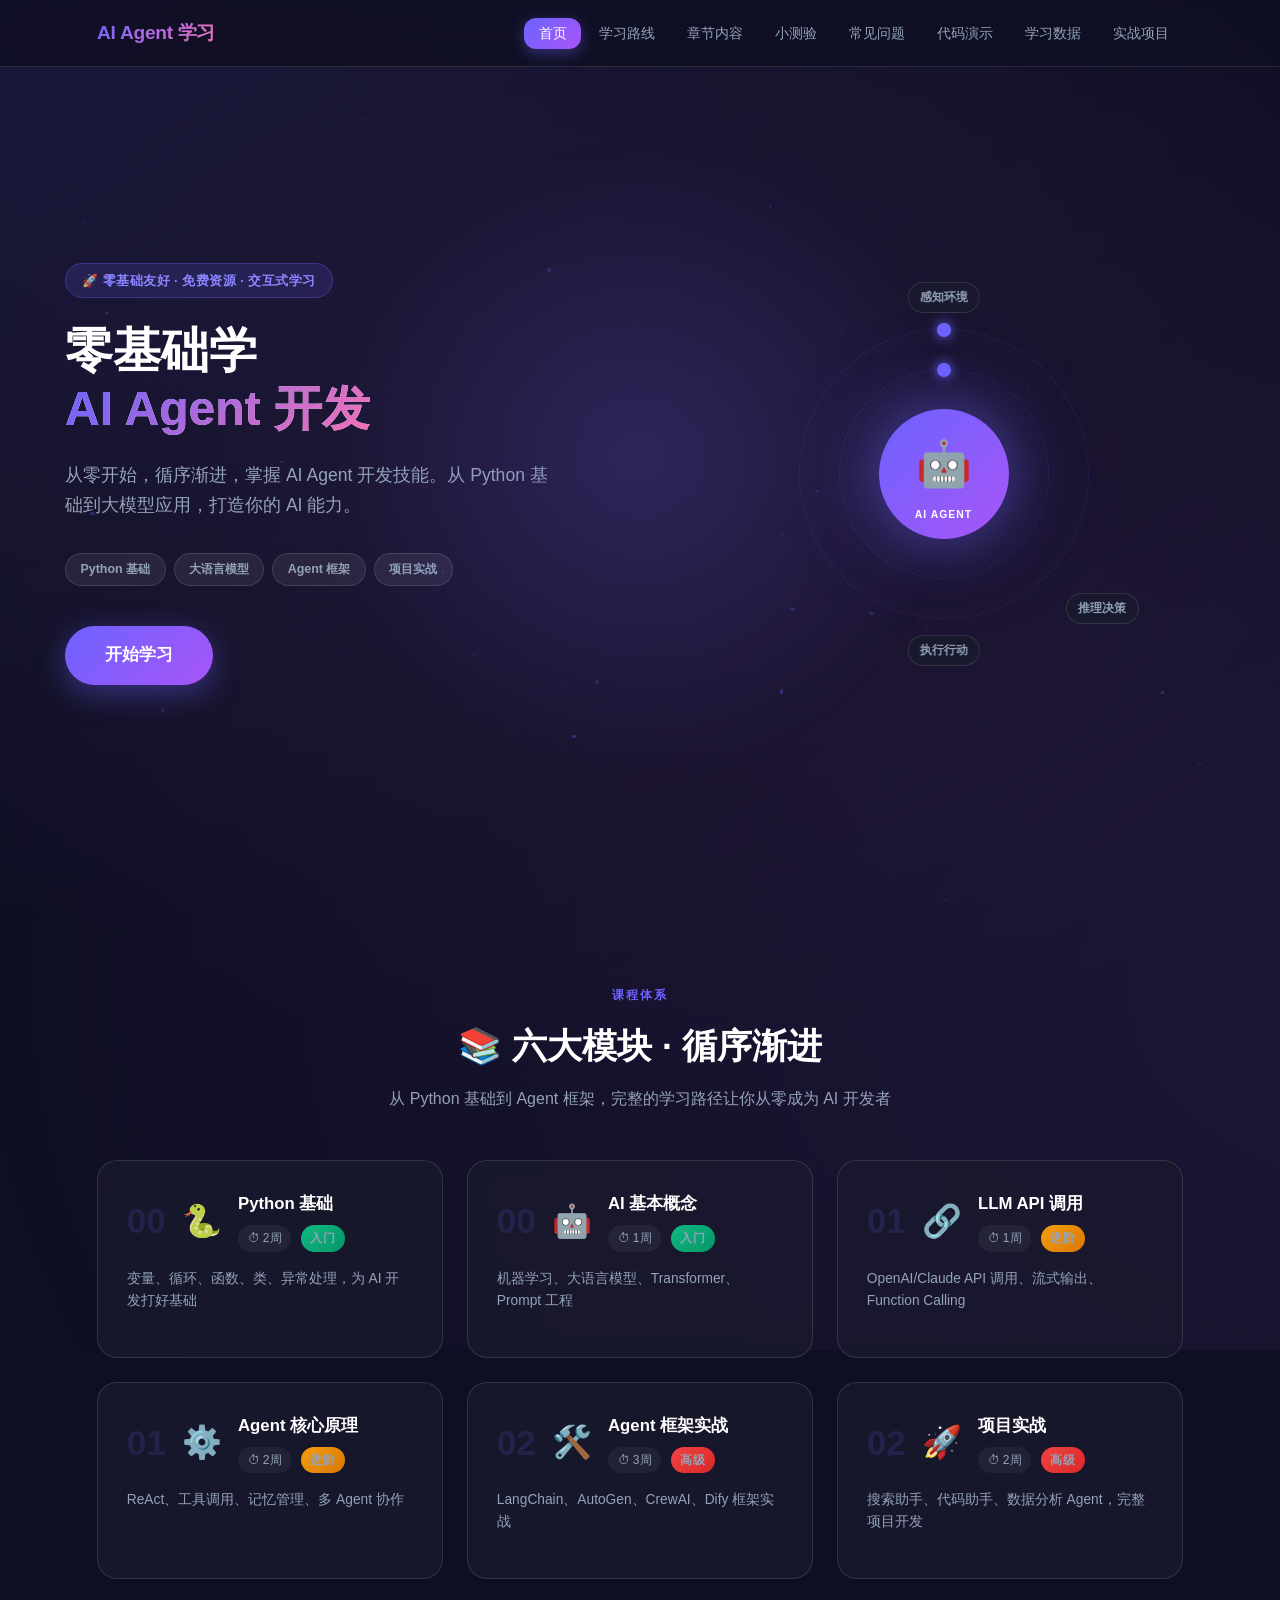
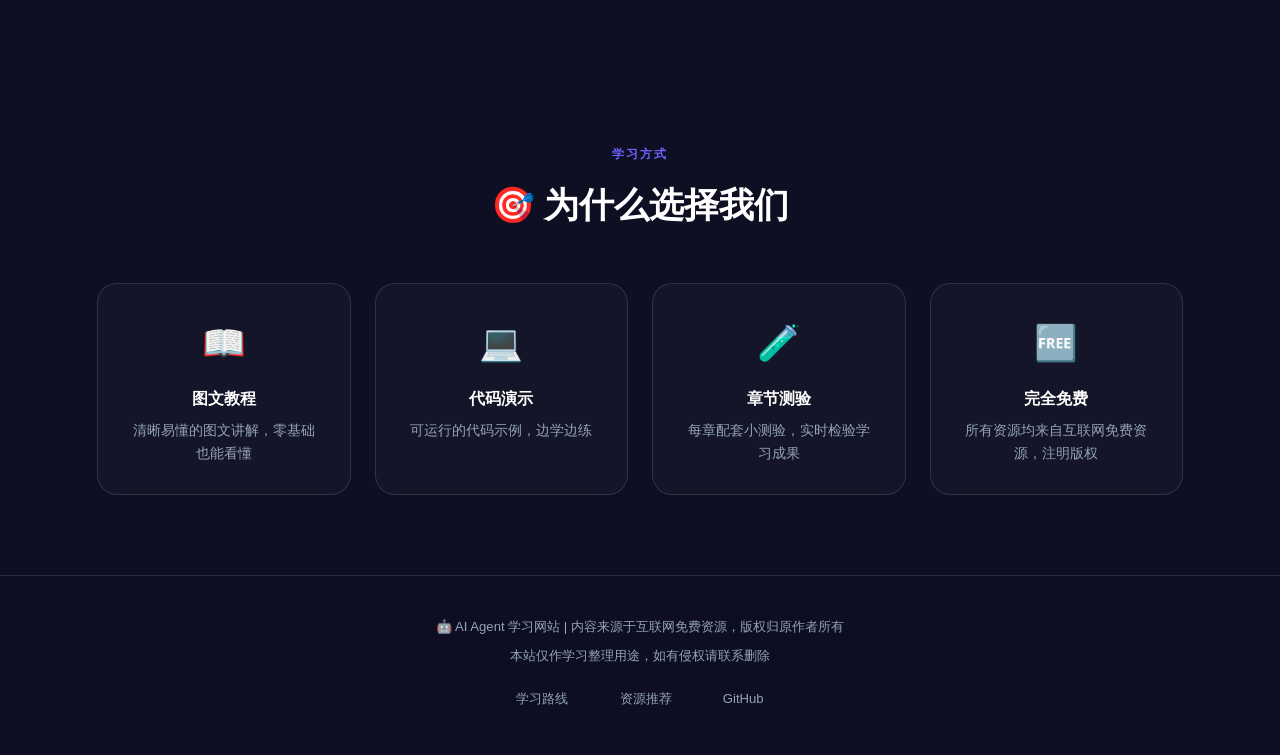
<file: index.html>
<!DOCTYPE html>
<html lang="zh-CN">
<head>
    <meta charset="UTF-8">
    <meta name="viewport" content="width=device-width, initial-scale=1.0">
    <title>AI Agent 学习网站 - 零基础入门</title>
    <link rel="stylesheet" href="css/style.css">
</head>
<body>
    <nav class="navbar">
        <div class="nav-container">
            <a href="index.html" class="nav-logo">AI Agent 学习</a>
            <ul class="nav-links">
                <li><a href="index.html" class="active">首页</a></li>
                <li><a href="roadmap.html">学习路线</a></li>
                <li><a href="chapter1.html">章节内容</a></li>
                <li><a href="quiz.html">小测验</a></li>
                <li><a href="faq.html">常见问题</a></li>
                <li><a href="demo.html">代码演示</a></li>
                <li><a href="stats.html">学习数据</a></li>
                            <li><a href="projects.html">实战项目</a></li>
            </ul>
        </div>
    </nav>

    <section class="hero">
        <div class="hero-inner">
            <div>
                <div class="hero-badge">🚀 零基础友好 · 免费资源 · 交互式学习</div>
                <h1>零基础学<br><span>AI Agent 开发</span></h1>
                <p>从零开始，循序渐进，掌握 AI Agent 开发技能。从 Python 基础到大模型应用，打造你的 AI 能力。</p>
                <div class="hero-tags">
                    <span class="hero-tag">Python 基础</span>
                    <span class="hero-tag">大语言模型</span>
                    <span class="hero-tag">Agent 框架</span>
                    <span class="hero-tag">项目实战</span>
                </div>
                <a href="roadmap.html" class="cta-btn">开始学习</a>
            </div>
            <div class="hero-visual">
                <div class="agent-orbit">
                    <div class="orbit-ring"><div class="orbit-dot"></div></div>
                    <div class="orbit-ring"><div class="orbit-dot"></div></div>
                    <div class="orbit-ring"><div class="orbit-dot"></div></div>
                    <div class="agent-core">
                        🤖
                        <div class="agent-core-label">AI AGENT</div>
                    </div>
                    <div class="orbit-label orbit-label-1">感知环境</div>
                    <div class="orbit-label orbit-label-2">推理决策</div>
                    <div class="orbit-label orbit-label-3">执行行动</div>
                </div>
            </div>
        </div>
    </section>

    <section class="modules">
        <div class="container">
            <div class="section-header">
                <div class="section-eyebrow">课程体系</div>
                <div class="section-title">📚 六大模块 · 循序渐进</div>
                <div class="section-desc">从 Python 基础到 Agent 框架，完整的学习路径让你从零成为 AI 开发者</div>
            </div>
            <div class="module-grid">
                <div class="module-card" onclick="location.href='chapter1.html'">
                    <div class="module-card-header">
                        <div class="module-num">01</div>
                        <div class="module-icon">🐍</div>
                        <div>
                            <h3>Python 基础</h3>
                            <div class="module-meta">
                                <span>⏱ 2周</span>
                                <span class="level beginner">入门</span>
                            </div>
                        </div>
                    </div>
                    <p>变量、循环、函数、类、异常处理，为 AI 开发打好基础</p>
                </div>
                <div class="module-card" onclick="location.href='chapter2.html'">
                    <div class="module-card-header">
                        <div class="module-num">02</div>
                        <div class="module-icon">🤖</div>
                        <div>
                            <h3>AI 基本概念</h3>
                            <div class="module-meta">
                                <span>⏱ 1周</span>
                                <span class="level beginner">入门</span>
                            </div>
                        </div>
                    </div>
                    <p>机器学习、大语言模型、Transformer、Prompt 工程</p>
                </div>
                <div class="module-card" onclick="location.href='chapter3.html'">
                    <div class="module-card-header">
                        <div class="module-num">03</div>
                        <div class="module-icon">🔗</div>
                        <div>
                            <h3>LLM API 调用</h3>
                            <div class="module-meta">
                                <span>⏱ 1周</span>
                                <span class="level intermediate">进阶</span>
                            </div>
                        </div>
                    </div>
                    <p>OpenAI/Claude API 调用、流式输出、Function Calling</p>
                </div>
                <div class="module-card" onclick="location.href='chapter4.html'">
                    <div class="module-card-header">
                        <div class="module-num">04</div>
                        <div class="module-icon">⚙️</div>
                        <div>
                            <h3>Agent 核心原理</h3>
                            <div class="module-meta">
                                <span>⏱ 2周</span>
                                <span class="level intermediate">进阶</span>
                            </div>
                        </div>
                    </div>
                    <p>ReAct、工具调用、记忆管理、多 Agent 协作</p>
                </div>
                <div class="module-card" onclick="location.href='chapter5.html'">
                    <div class="module-card-header">
                        <div class="module-num">05</div>
                        <div class="module-icon">🛠️</div>
                        <div>
                            <h3>Agent 框架实战</h3>
                            <div class="module-meta">
                                <span>⏱ 3周</span>
                                <span class="level advanced">高级</span>
                            </div>
                        </div>
                    </div>
                    <p>LangChain、AutoGen、CrewAI、Dify 框架实战</p>
                </div>
                <div class="module-card" onclick="location.href='chapter6.html'">
                    <div class="module-card-header">
                        <div class="module-num">06</div>
                        <div class="module-icon">🚀</div>
                        <div>
                            <h3>项目实战</h3>
                            <div class="module-meta">
                                <span>⏱ 2周</span>
                                <span class="level advanced">高级</span>
                            </div>
                        </div>
                    </div>
                    <p>搜索助手、代码助手、数据分析 Agent，完整项目开发</p>
                </div>
            </div>
        </div>
    </section>

    <section class="features">
        <div class="container">
            <div class="section-header">
                <div class="section-eyebrow">学习方式</div>
                <div class="section-title">🎯 为什么选择我们</div>
            </div>
            <div class="feature-grid">
                <div class="feature-card">
                    <span class="feature-icon">📖</span>
                    <h3>图文教程</h3>
                    <p>清晰易懂的图文讲解，零基础也能看懂</p>
                </div>
                <div class="feature-card">
                    <span class="feature-icon">💻</span>
                    <h3>代码演示</h3>
                    <p>可运行的代码示例，边学边练</p>
                </div>
                <div class="feature-card">
                    <span class="feature-icon">🧪</span>
                    <h3>章节测验</h3>
                    <p>每章配套小测验，实时检验学习成果</p>
                </div>
                <div class="feature-card">
                    <span class="feature-icon">🆓</span>
                    <h3>完全免费</h3>
                    <p>所有资源均来自互联网免费资源，注明版权</p>
                </div>
            </div>
        </div>
    </section>

    <footer class="footer">
        <div class="container">
            <p>🤖 AI Agent 学习网站 | 内容来源于互联网免费资源，版权归原作者所有</p>
            <p>本站仅作学习整理用途，如有侵权请联系删除</p>
            <div class="footer-links">
                <a href="roadmap.html">学习路线</a>
                <a href="resources.html">资源推荐</a>
                <a href="https://github.com/xkvscl/ai-learning-site" target="_blank">GitHub</a>
            </div>
        </div>
    </footer>
    <script src="js/animations.js"></script>
</body>
</html>
</file>
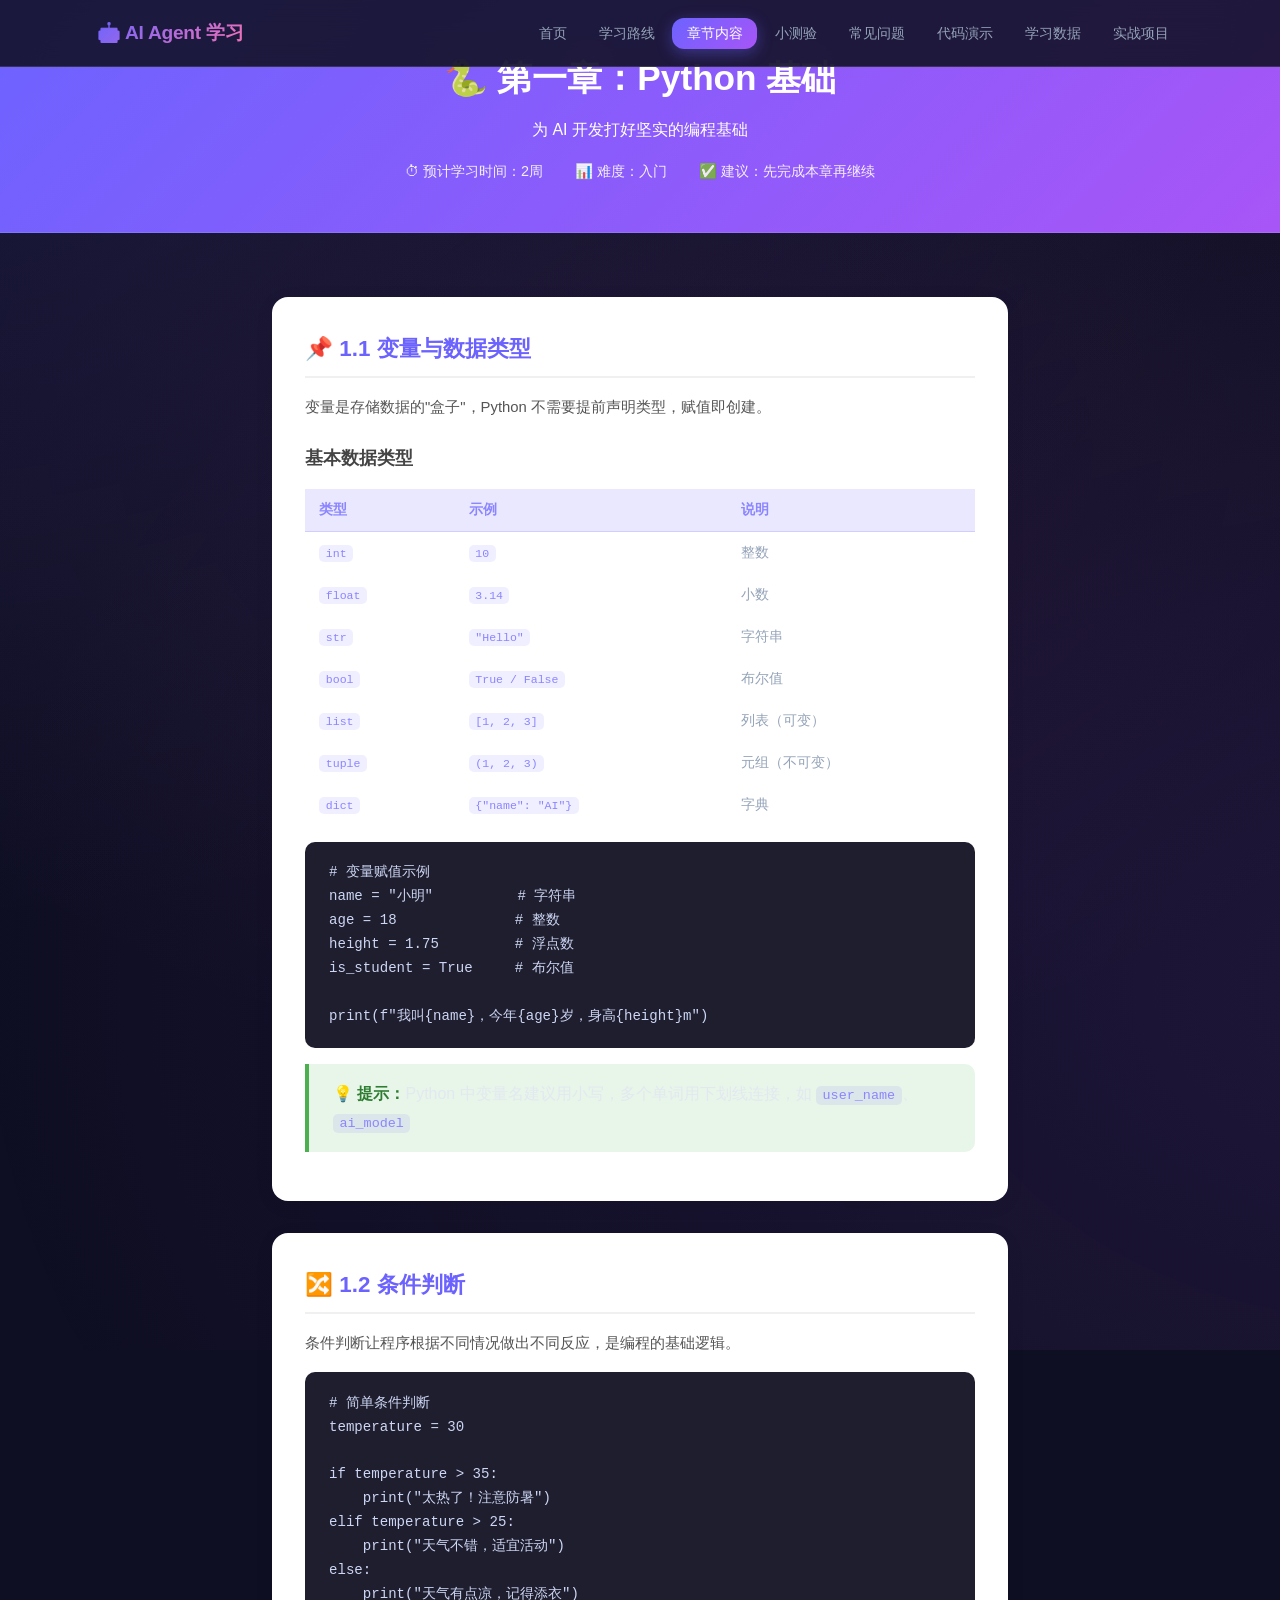
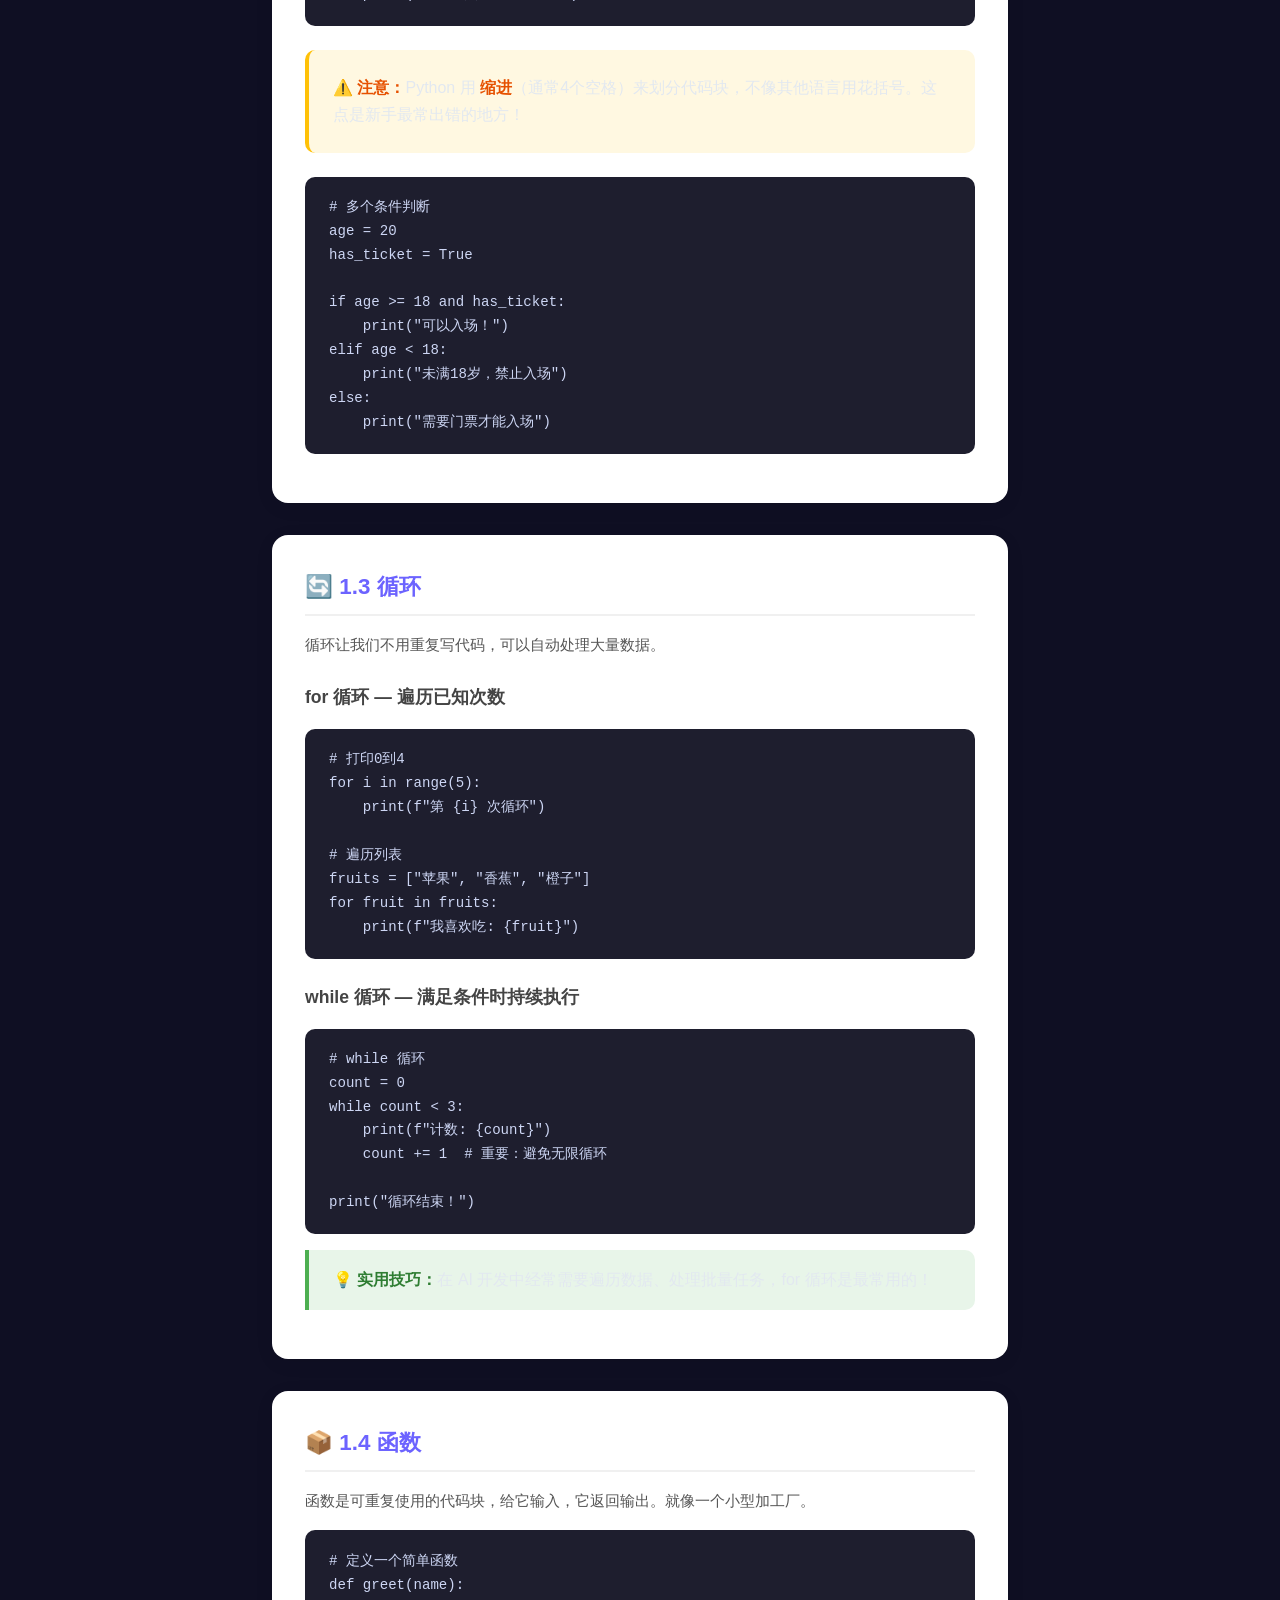
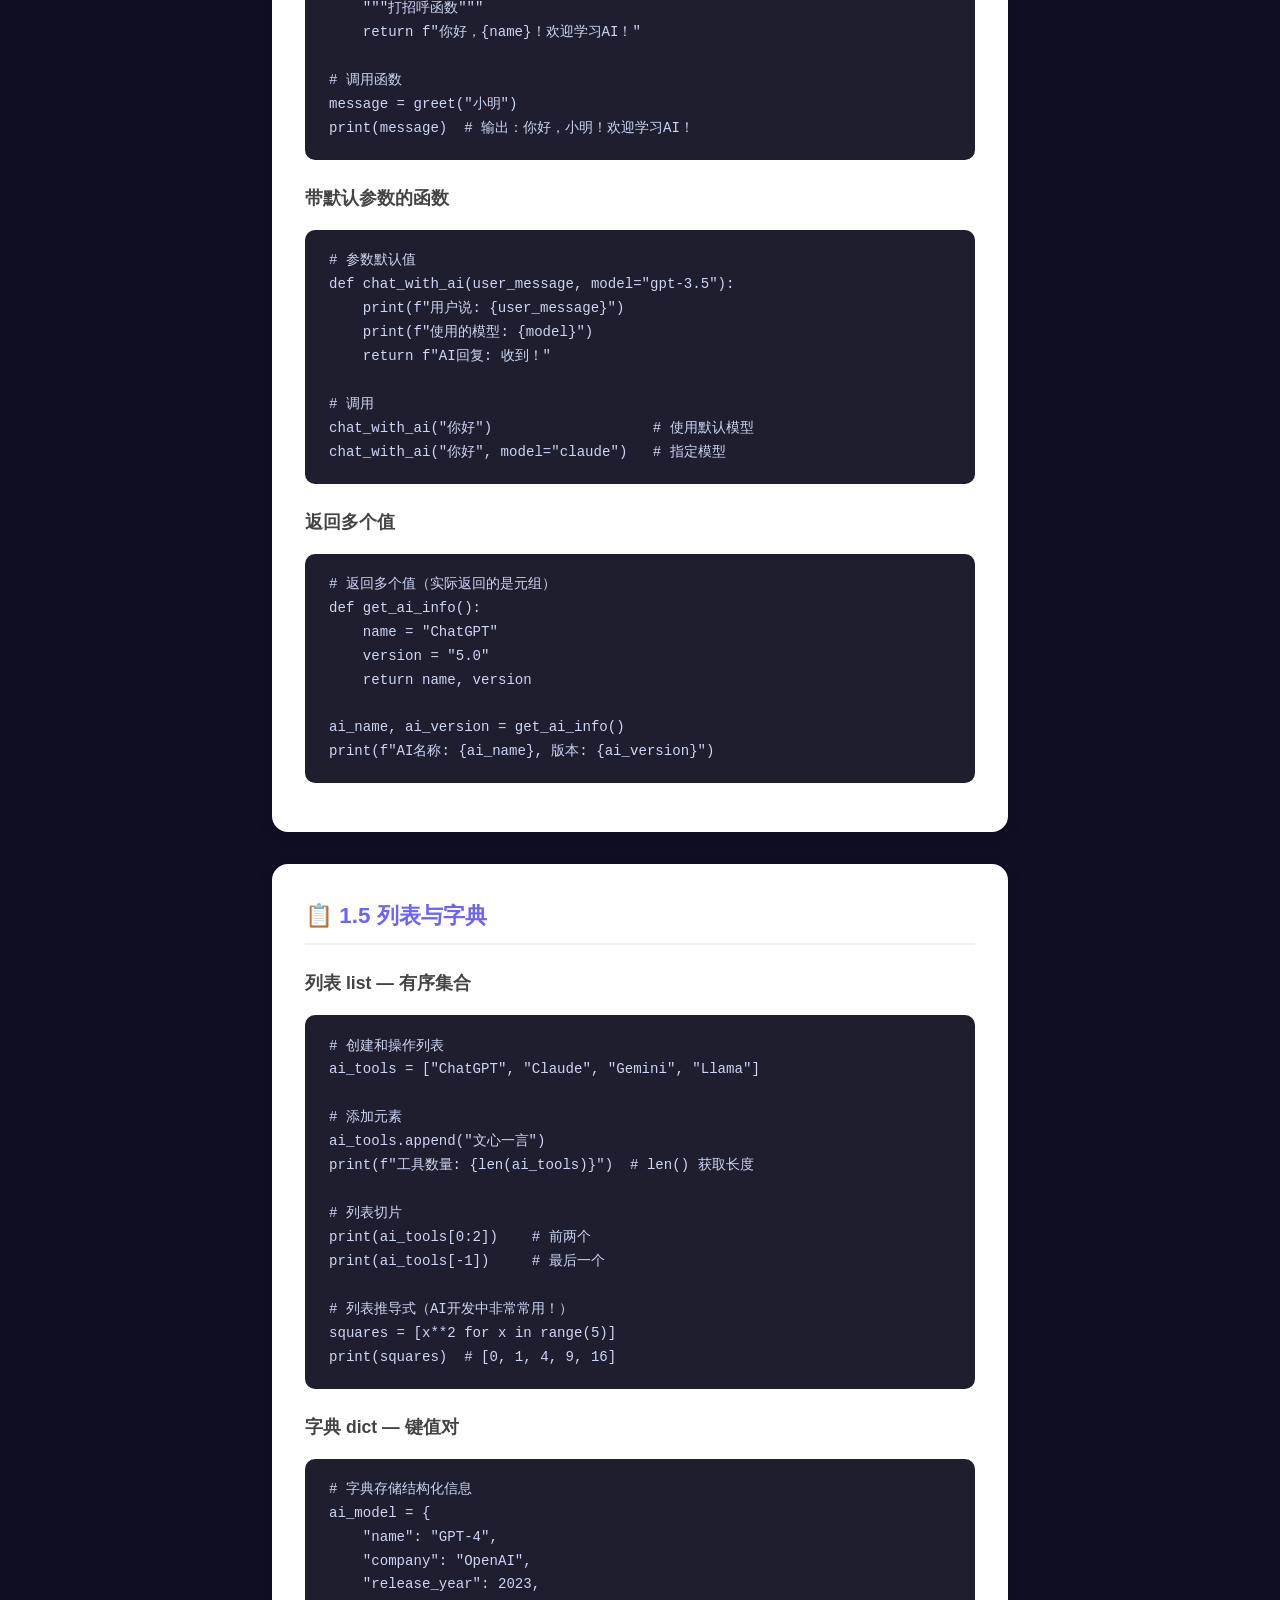
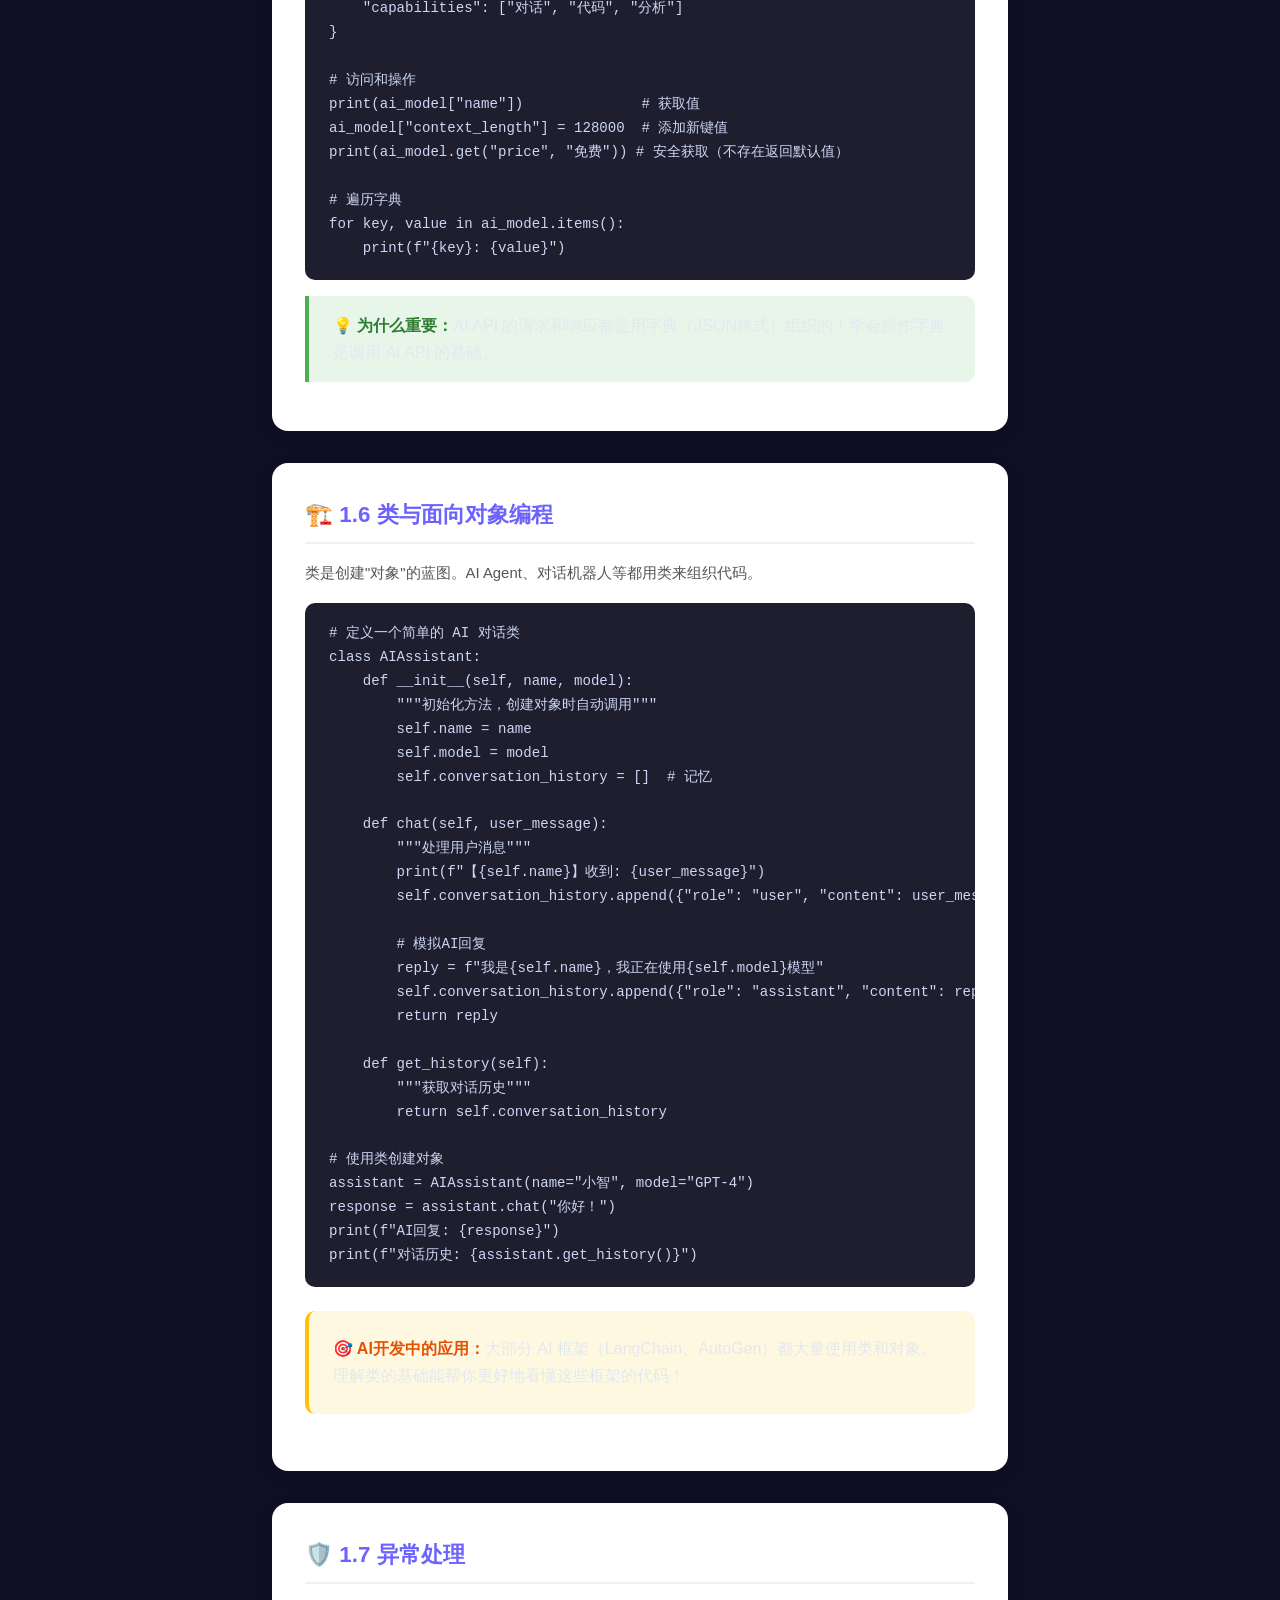
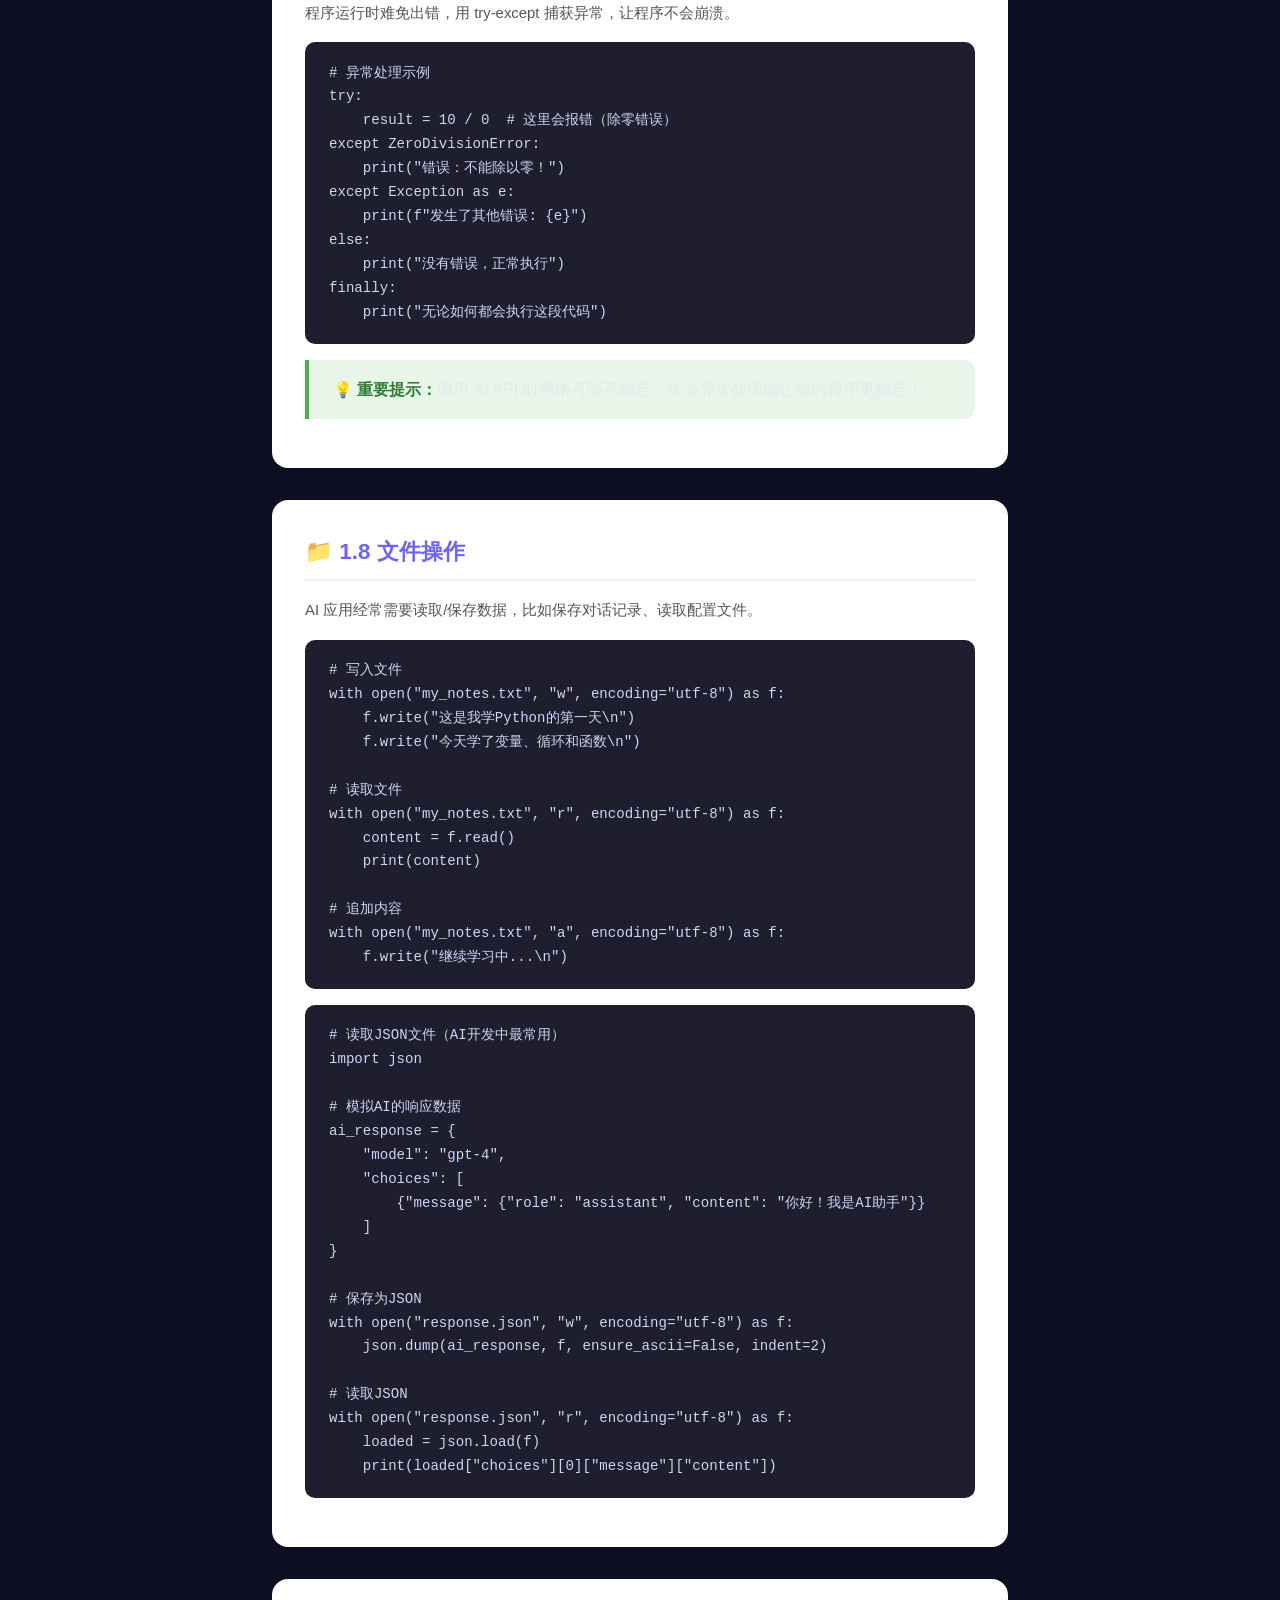
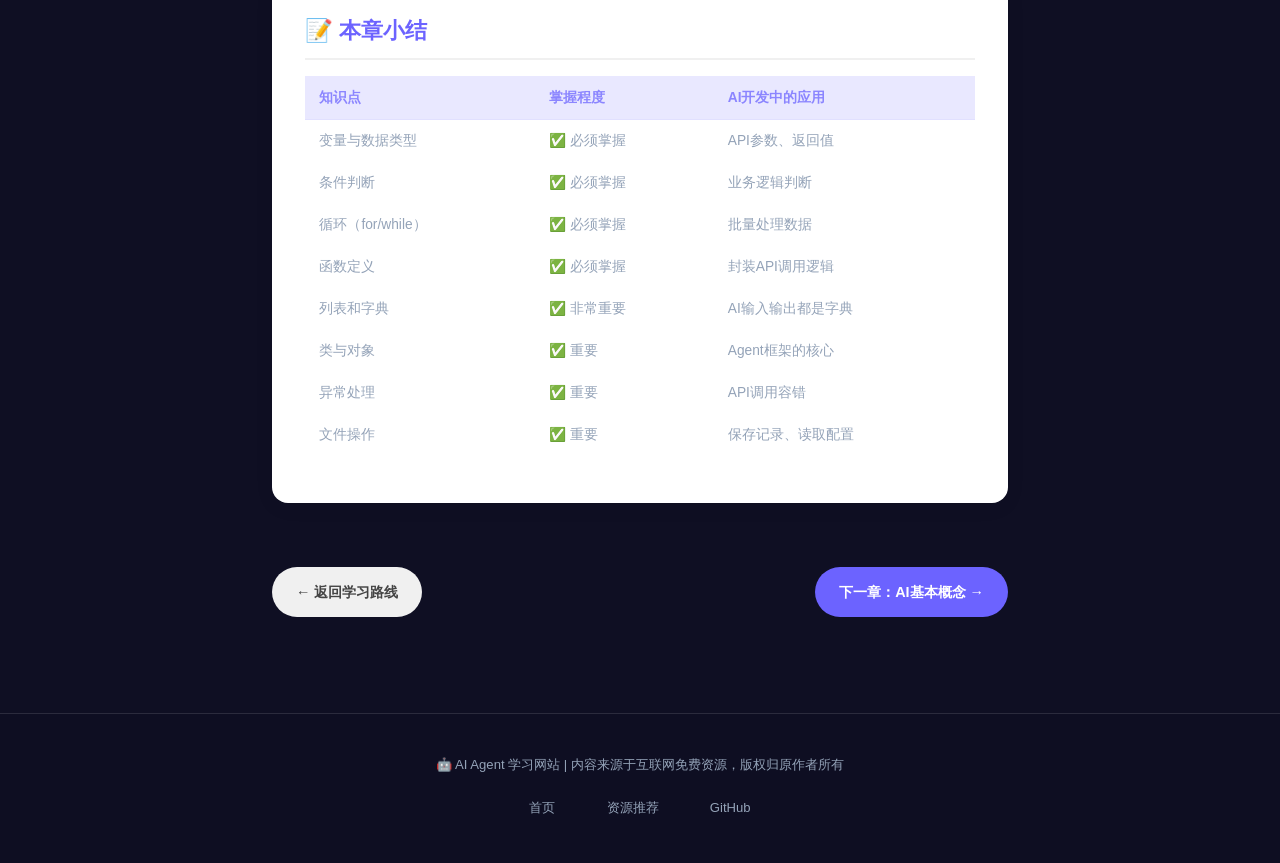
<file: chapter1.html>
<!DOCTYPE html>
<html lang="zh-CN">
<head>
    <meta charset="UTF-8">
    <meta name="viewport" content="width=device-width, initial-scale=1.0">
    <title>第一章：Python基础 - AI Agent 学习网站</title>
    <link rel="stylesheet" href="css/style.css">
    <style>
        .chapter-header { background: linear-gradient(135deg, #6c63ff, #a855f7); color: white; padding: 3rem 2rem; text-align: center; }
        .chapter-header h1 { font-size: 2.2rem; margin-bottom: 0.5rem; }
        .chapter-header .chapter-meta { display: flex; justify-content: center; gap: 2rem; margin-top: 1rem; font-size: 0.9rem; opacity: 0.9; }
        .chapter-content { padding: 4rem 0; max-width: 800px; margin: 0 auto; }
        .chapter-content .container { max-width: 800px; padding: 0 2rem; }
        .chapter-section { background: white; border-radius: 16px; padding: 2rem; margin-bottom: 2rem; box-shadow: 0 4px 20px rgba(0,0,0,0.06); }
        .chapter-section h2 { color: #6c63ff; font-size: 1.4rem; margin-bottom: 1rem; padding-bottom: 0.5rem; border-bottom: 2px solid #f0f0f0; }
        .chapter-section h3 { color: #444; font-size: 1.1rem; margin: 1.5rem 0 0.8rem; }
        .chapter-section p { color: #555; line-height: 1.8; margin-bottom: 1rem; }
        .code-block { background: #1e1e2e; color: #cdd6f4; padding: 1.2rem 1.5rem; border-radius: 10px; font-family: 'Courier New', monospace; font-size: 0.88rem; overflow-x: auto; margin: 1rem 0; line-height: 1.7; white-space: pre; }
        .highlight { background: #fff8e1; padding: 1.5rem; border-radius: 10px; border-left: 4px solid #ffc107; margin: 1.5rem 0; }
        .highlight strong { color: #e65100; }
        .tip-box { background: #e8f5e9; border-left: 4px solid #4caf50; padding: 1rem 1.5rem; border-radius: 0 10px 10px 0; margin: 1rem 0; }
        .tip-box strong { color: #2e7d32; }
        .summary-table { width: 100%; border-collapse: collapse; margin: 1rem 0; }
        .summary-table th { background: #6c63ff; color: white; padding: 0.8rem 1rem; text-align: left; }
        .summary-table td { padding: 0.7rem 1rem; border-bottom: 1px solid #eee; }
        .summary-table tr:hover { background: #f5f3ff; }
        .nav-bottom { display: flex; justify-content: space-between; padding: 2rem 0; gap: 1rem; }
        .nav-btn { display: inline-block; padding: 0.8rem 1.5rem; border-radius: 50px; text-decoration: none; font-weight: 600; transition: transform 0.2s; font-size: 0.9rem; }
        .nav-btn:hover { transform: translateY(-2px); }
        .nav-btn.prev { background: #f0f0f0; color: #444; }
        .nav-btn.next { background: #6c63ff; color: white; }
    </style>
</head>
<body>
    <nav class="navbar">
        <div class="nav-container">
            <a href="index.html" class="nav-logo">🤖 AI Agent 学习</a>
            <ul class="nav-links">
                <li><a href="index.html">首页</a></li>
                <li><a href="roadmap.html">学习路线</a></li>
                <li><a href="chapter1.html" class="active">章节内容</a></li>
                <li><a href="quiz.html">小测验</a></li>
                <li><a href="faq.html">常见问题</a></li>
                <li><a href="demo.html">代码演示</a></li>
                <li><a href="stats.html">学习数据</a></li>
                            <li><a href="projects.html">实战项目</a></li>
            </ul>
        </div>
    </nav>

    <div class="chapter-header">
        <h1>🐍 第一章：Python 基础</h1>
        <p>为 AI 开发打好坚实的编程基础</p>
        <div class="chapter-meta">
            <span>⏱ 预计学习时间：2周</span>
            <span>📊 难度：入门</span>
            <span>✅ 建议：先完成本章再继续</span>
        </div>
    </div>

    <section class="chapter-content">
        <div class="container">

            <!-- 1.1 变量和数据类型 -->
            <div class="chapter-section">
                <h2>📌 1.1 变量与数据类型</h2>
                <p>变量是存储数据的"盒子"，Python 不需要提前声明类型，赋值即创建。</p>

                <h3>基本数据类型</h3>
                <table class="summary-table">
                    <tr><th>类型</th><th>示例</th><th>说明</th></tr>
                    <tr><td><code>int</code></td><td><code>10</code></td><td>整数</td></tr>
                    <tr><td><code>float</code></td><td><code>3.14</code></td><td>小数</td></tr>
                    <tr><td><code>str</code></td><td><code>"Hello"</code></td><td>字符串</td></tr>
                    <tr><td><code>bool</code></td><td><code>True / False</code></td><td>布尔值</td></tr>
                    <tr><td><code>list</code></td><td><code>[1, 2, 3]</code></td><td>列表（可变）</td></tr>
                    <tr><td><code>tuple</code></td><td><code>(1, 2, 3)</code></td><td>元组（不可变）</td></tr>
                    <tr><td><code>dict</code></td><td><code>{"name": "AI"}</code></td><td>字典</td></tr>
                </table>

                <div class="code-block"># 变量赋值示例
name = "小明"          # 字符串
age = 18              # 整数
height = 1.75         # 浮点数
is_student = True     # 布尔值

print(f"我叫{name}，今年{age}岁，身高{height}m")</div>

                <div class="tip-box"><strong>💡 提示：</strong>Python 中变量名建议用小写，多个单词用下划线连接，如 <code>user_name</code>、<code>ai_model</code></div>
            </div>

            <!-- 1.2 条件判断 -->
            <div class="chapter-section">
                <h2>🔀 1.2 条件判断</h2>
                <p>条件判断让程序根据不同情况做出不同反应，是编程的基础逻辑。</p>

                <div class="code-block"># 简单条件判断
temperature = 30

if temperature > 35:
    print("太热了！注意防暑")
elif temperature > 25:
    print("天气不错，适宜活动")
else:
    print("天气有点凉，记得添衣")</div>

                <div class="highlight">
                    <strong>⚠️ 注意：</strong>Python 用 <strong>缩进</strong>（通常4个空格）来划分代码块，不像其他语言用花括号。这点是新手最常出错的地方！
                </div>

                <div class="code-block"># 多个条件判断
age = 20
has_ticket = True

if age >= 18 and has_ticket:
    print("可以入场！")
elif age < 18:
    print("未满18岁，禁止入场")
else:
    print("需要门票才能入场")</div>
            </div>

            <!-- 1.3 循环 -->
            <div class="chapter-section">
                <h2>🔄 1.3 循环</h2>
                <p>循环让我们不用重复写代码，可以自动处理大量数据。</p>

                <h3>for 循环 — 遍历已知次数</h3>
                <div class="code-block"># 打印0到4
for i in range(5):
    print(f"第 {i} 次循环")

# 遍历列表
fruits = ["苹果", "香蕉", "橙子"]
for fruit in fruits:
    print(f"我喜欢吃: {fruit}")</div>

                <h3>while 循环 — 满足条件时持续执行</h3>
                <div class="code-block"># while 循环
count = 0
while count < 3:
    print(f"计数: {count}")
    count += 1  # 重要：避免无限循环

print("循环结束！")</div>

                <div class="tip-box"><strong>💡 实用技巧：</strong>在 AI 开发中经常需要遍历数据、处理批量任务，for 循环是最常用的！</div>
            </div>

            <!-- 1.4 函数 -->
            <div class="chapter-section">
                <h2>📦 1.4 函数</h2>
                <p>函数是可重复使用的代码块，给它输入，它返回输出。就像一个小型加工厂。</p>

                <div class="code-block"># 定义一个简单函数
def greet(name):
    """打招呼函数"""
    return f"你好，{name}！欢迎学习AI！"

# 调用函数
message = greet("小明")
print(message)  # 输出：你好，小明！欢迎学习AI！</div>

                <h3>带默认参数的函数</h3>
                <div class="code-block"># 参数默认值
def chat_with_ai(user_message, model="gpt-3.5"):
    print(f"用户说: {user_message}")
    print(f"使用的模型: {model}")
    return f"AI回复: 收到！"

# 调用
chat_with_ai("你好")                   # 使用默认模型
chat_with_ai("你好", model="claude")   # 指定模型</div>

                <h3>返回多个值</h3>
                <div class="code-block"># 返回多个值（实际返回的是元组）
def get_ai_info():
    name = "ChatGPT"
    version = "5.0"
    return name, version

ai_name, ai_version = get_ai_info()
print(f"AI名称: {ai_name}, 版本: {ai_version}")</div>
            </div>

            <!-- 1.5 列表和字典 -->
            <div class="chapter-section">
                <h2>📋 1.5 列表与字典</h2>

                <h3>列表 list — 有序集合</h3>
                <div class="code-block"># 创建和操作列表
ai_tools = ["ChatGPT", "Claude", "Gemini", "Llama"]

# 添加元素
ai_tools.append("文心一言")
print(f"工具数量: {len(ai_tools)}")  # len() 获取长度

# 列表切片
print(ai_tools[0:2])    # 前两个
print(ai_tools[-1])     # 最后一个

# 列表推导式（AI开发中非常常用！）
squares = [x**2 for x in range(5)]
print(squares)  # [0, 1, 4, 9, 16]</div>

                <h3>字典 dict — 键值对</h3>
                <div class="code-block"># 字典存储结构化信息
ai_model = {
    "name": "GPT-4",
    "company": "OpenAI",
    "release_year": 2023,
    "capabilities": ["对话", "代码", "分析"]
}

# 访问和操作
print(ai_model["name"])              # 获取值
ai_model["context_length"] = 128000  # 添加新键值
print(ai_model.get("price", "免费")) # 安全获取（不存在返回默认值）

# 遍历字典
for key, value in ai_model.items():
    print(f"{key}: {value}")</div>

                <div class="tip-box"><strong>💡 为什么重要：</strong>AI API 的请求和响应都是用字典（JSON格式）组织的！学会操作字典是调用 AI API 的基础。</div>
            </div>

            <!-- 1.6 类和面向对象 -->
            <div class="chapter-section">
                <h2>🏗️ 1.6 类与面向对象编程</h2>
                <p>类是创建"对象"的蓝图。AI Agent、对话机器人等都用类来组织代码。</p>

                <div class="code-block"># 定义一个简单的 AI 对话类
class AIAssistant:
    def __init__(self, name, model):
        """初始化方法，创建对象时自动调用"""
        self.name = name
        self.model = model
        self.conversation_history = []  # 记忆

    def chat(self, user_message):
        """处理用户消息"""
        print(f"【{self.name}】收到: {user_message}")
        self.conversation_history.append({"role": "user", "content": user_message})
        
        # 模拟AI回复
        reply = f"我是{self.name}，我正在使用{self.model}模型"
        self.conversation_history.append({"role": "assistant", "content": reply})
        return reply

    def get_history(self):
        """获取对话历史"""
        return self.conversation_history

# 使用类创建对象
assistant = AIAssistant(name="小智", model="GPT-4")
response = assistant.chat("你好！")
print(f"AI回复: {response}")
print(f"对话历史: {assistant.get_history()}")</div>

                <div class="highlight">
                    <strong>🎯 AI开发中的应用：</strong>大部分 AI 框架（LangChain、AutoGen）都大量使用类和对象。理解类的基础能帮你更好地看懂这些框架的代码！
                </div>
            </div>

            <!-- 1.7 异常处理 -->
            <div class="chapter-section">
                <h2>🛡️ 1.7 异常处理</h2>
                <p>程序运行时难免出错，用 try-except 捕获异常，让程序不会崩溃。</p>

                <div class="code-block"># 异常处理示例
try:
    result = 10 / 0  # 这里会报错（除零错误）
except ZeroDivisionError:
    print("错误：不能除以零！")
except Exception as e:
    print(f"发生了其他错误: {e}")
else:
    print("没有错误，正常执行")
finally:
    print("无论如何都会执行这段代码")</div>

                <div class="tip-box"><strong>💡 重要提示：</strong>调用 AI API 时网络可能不稳定，学会异常处理能让你的程序更稳定！</div>
            </div>

            <!-- 1.8 文件操作 -->
            <div class="chapter-section">
                <h2>📁 1.8 文件操作</h2>
                <p>AI 应用经常需要读取/保存数据，比如保存对话记录、读取配置文件。</p>

                <div class="code-block"># 写入文件
with open("my_notes.txt", "w", encoding="utf-8") as f:
    f.write("这是我学Python的第一天\n")
    f.write("今天学了变量、循环和函数\n")

# 读取文件
with open("my_notes.txt", "r", encoding="utf-8") as f:
    content = f.read()
    print(content)

# 追加内容
with open("my_notes.txt", "a", encoding="utf-8") as f:
    f.write("继续学习中...\n")</div>

                <div class="code-block"># 读取JSON文件（AI开发中最常用）
import json

# 模拟AI的响应数据
ai_response = {
    "model": "gpt-4",
    "choices": [
        {"message": {"role": "assistant", "content": "你好！我是AI助手"}}
    ]
}

# 保存为JSON
with open("response.json", "w", encoding="utf-8") as f:
    json.dump(ai_response, f, ensure_ascii=False, indent=2)

# 读取JSON
with open("response.json", "r", encoding="utf-8") as f:
    loaded = json.load(f)
    print(loaded["choices"][0]["message"]["content"])</div>
            </div>

            <!-- 本章小结 -->
            <div class="chapter-section">
                <h2>📝 本章小结</h2>
                <table class="summary-table">
                    <tr><th>知识点</th><th>掌握程度</th><th>AI开发中的应用</th></tr>
                    <tr><td>变量与数据类型</td><td>✅ 必须掌握</td><td>API参数、返回值</td></tr>
                    <tr><td>条件判断</td><td>✅ 必须掌握</td><td>业务逻辑判断</td></tr>
                    <tr><td>循环（for/while）</td><td>✅ 必须掌握</td><td>批量处理数据</td></tr>
                    <tr><td>函数定义</td><td>✅ 必须掌握</td><td>封装API调用逻辑</td></tr>
                    <tr><td>列表和字典</td><td>✅ 非常重要</td><td>AI输入输出都是字典</td></tr>
                    <tr><td>类与对象</td><td>✅ 重要</td><td>Agent框架的核心</td></tr>
                    <tr><td>异常处理</td><td>✅ 重要</td><td>API调用容错</td></tr>
                    <tr><td>文件操作</td><td>✅ 重要</td><td>保存记录、读取配置</td></tr>
                </table>
            </div>

            <!-- 导航 -->
            <div class="nav-bottom">
                <a href="roadmap.html#module1" class="nav-btn prev">← 返回学习路线</a>
                <a href="chapter2.html" class="nav-btn next">下一章：AI基本概念 →</a>
            </div>

        </div>
    </section>

    <footer class="footer">
        <div class="container">
            <p>🤖 AI Agent 学习网站 | 内容来源于互联网免费资源，版权归原作者所有</p>
            <div class="footer-links">
                <a href="index.html">首页</a>
                <a href="resources.html">资源推荐</a>
                <a href="https://github.com/xkvscl/ai-learning-site" target="_blank">GitHub</a>
            </div>
        </div>
    </footer>
    <script src="js/animations.js"></script>
</body>
</html>
</file>
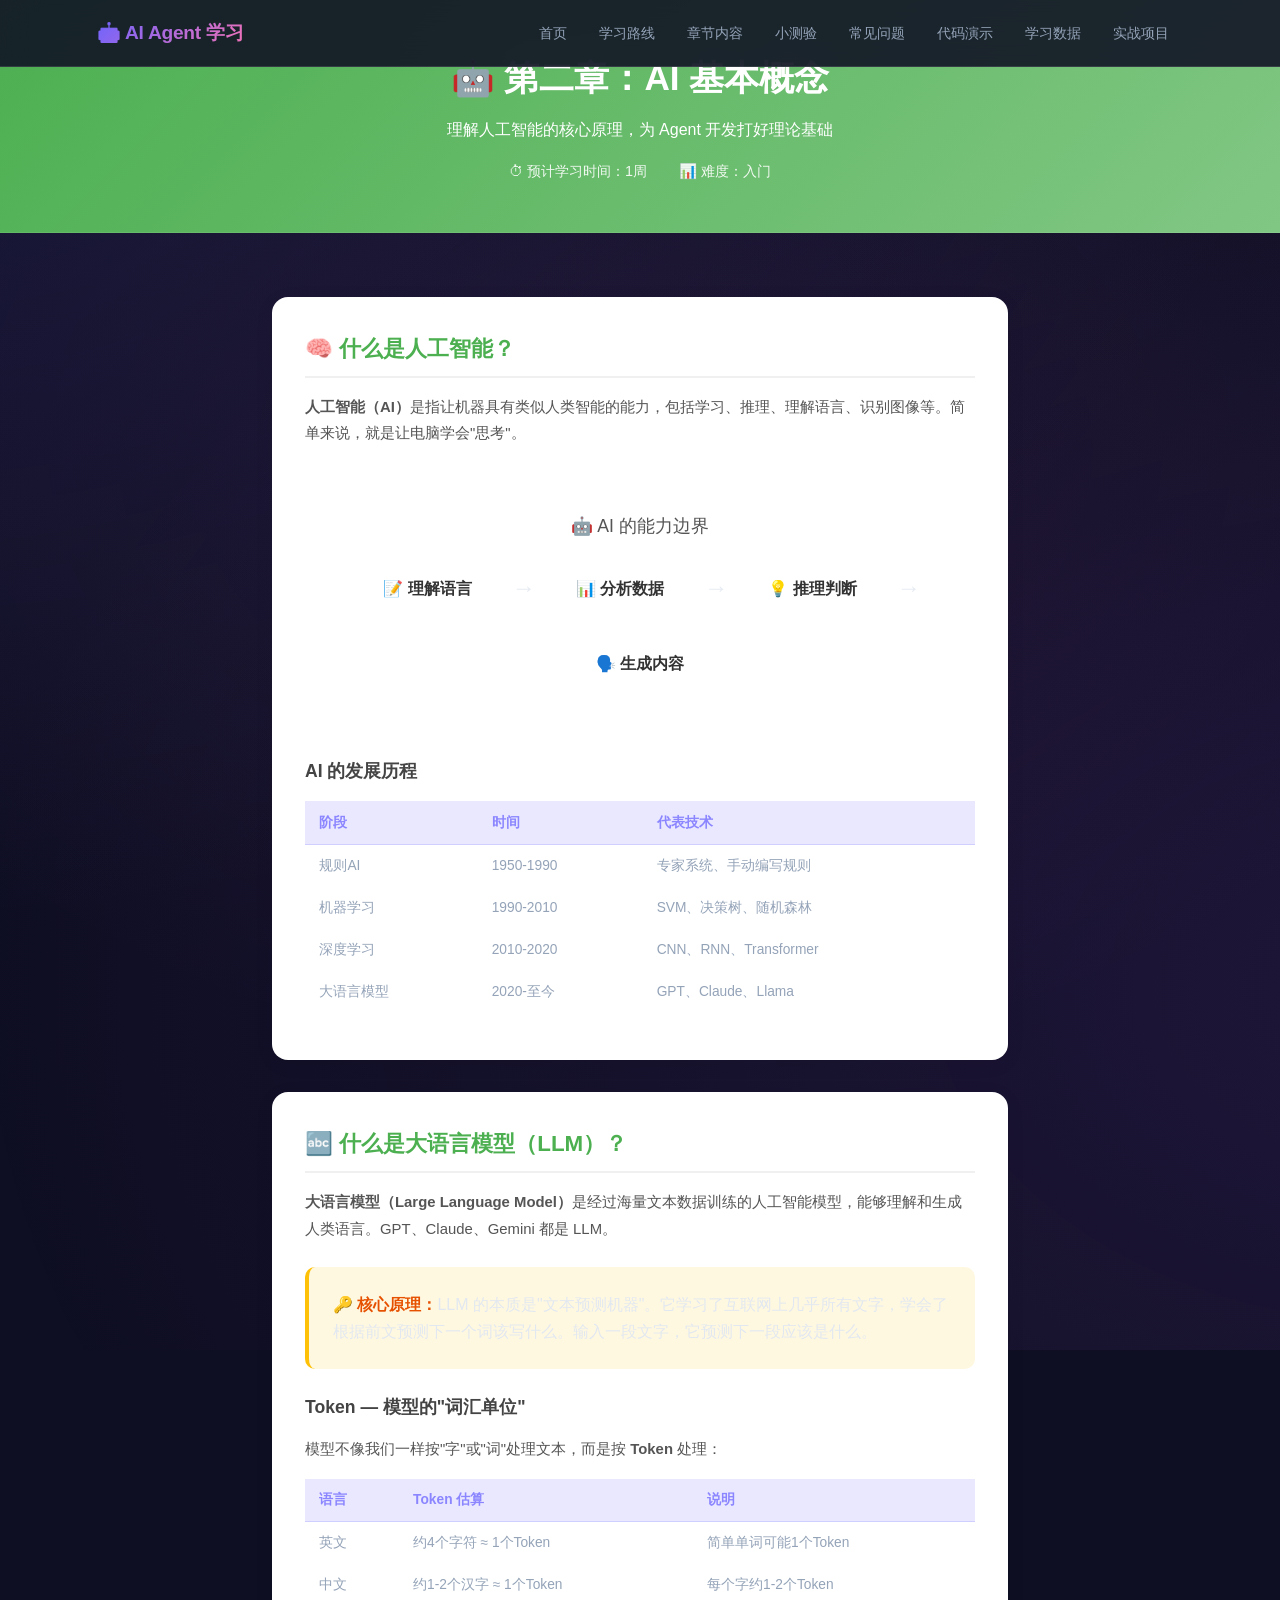
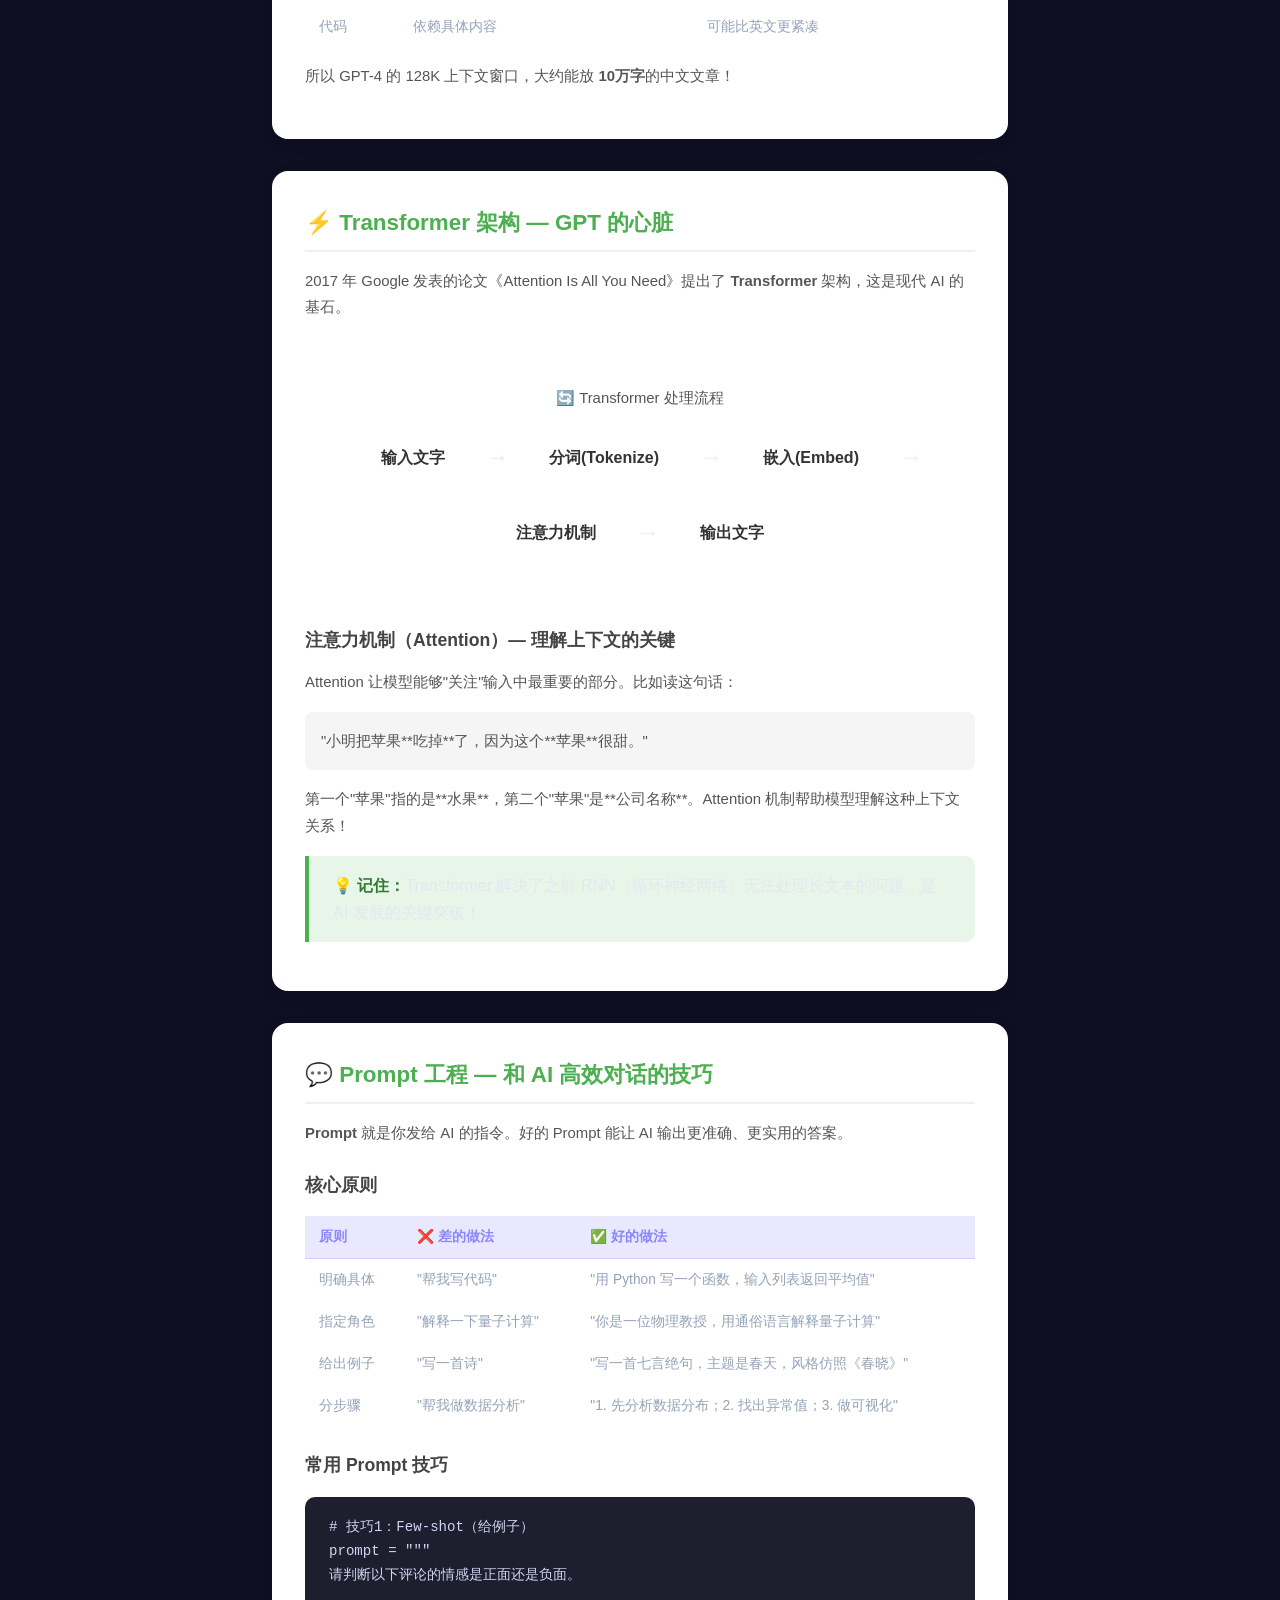
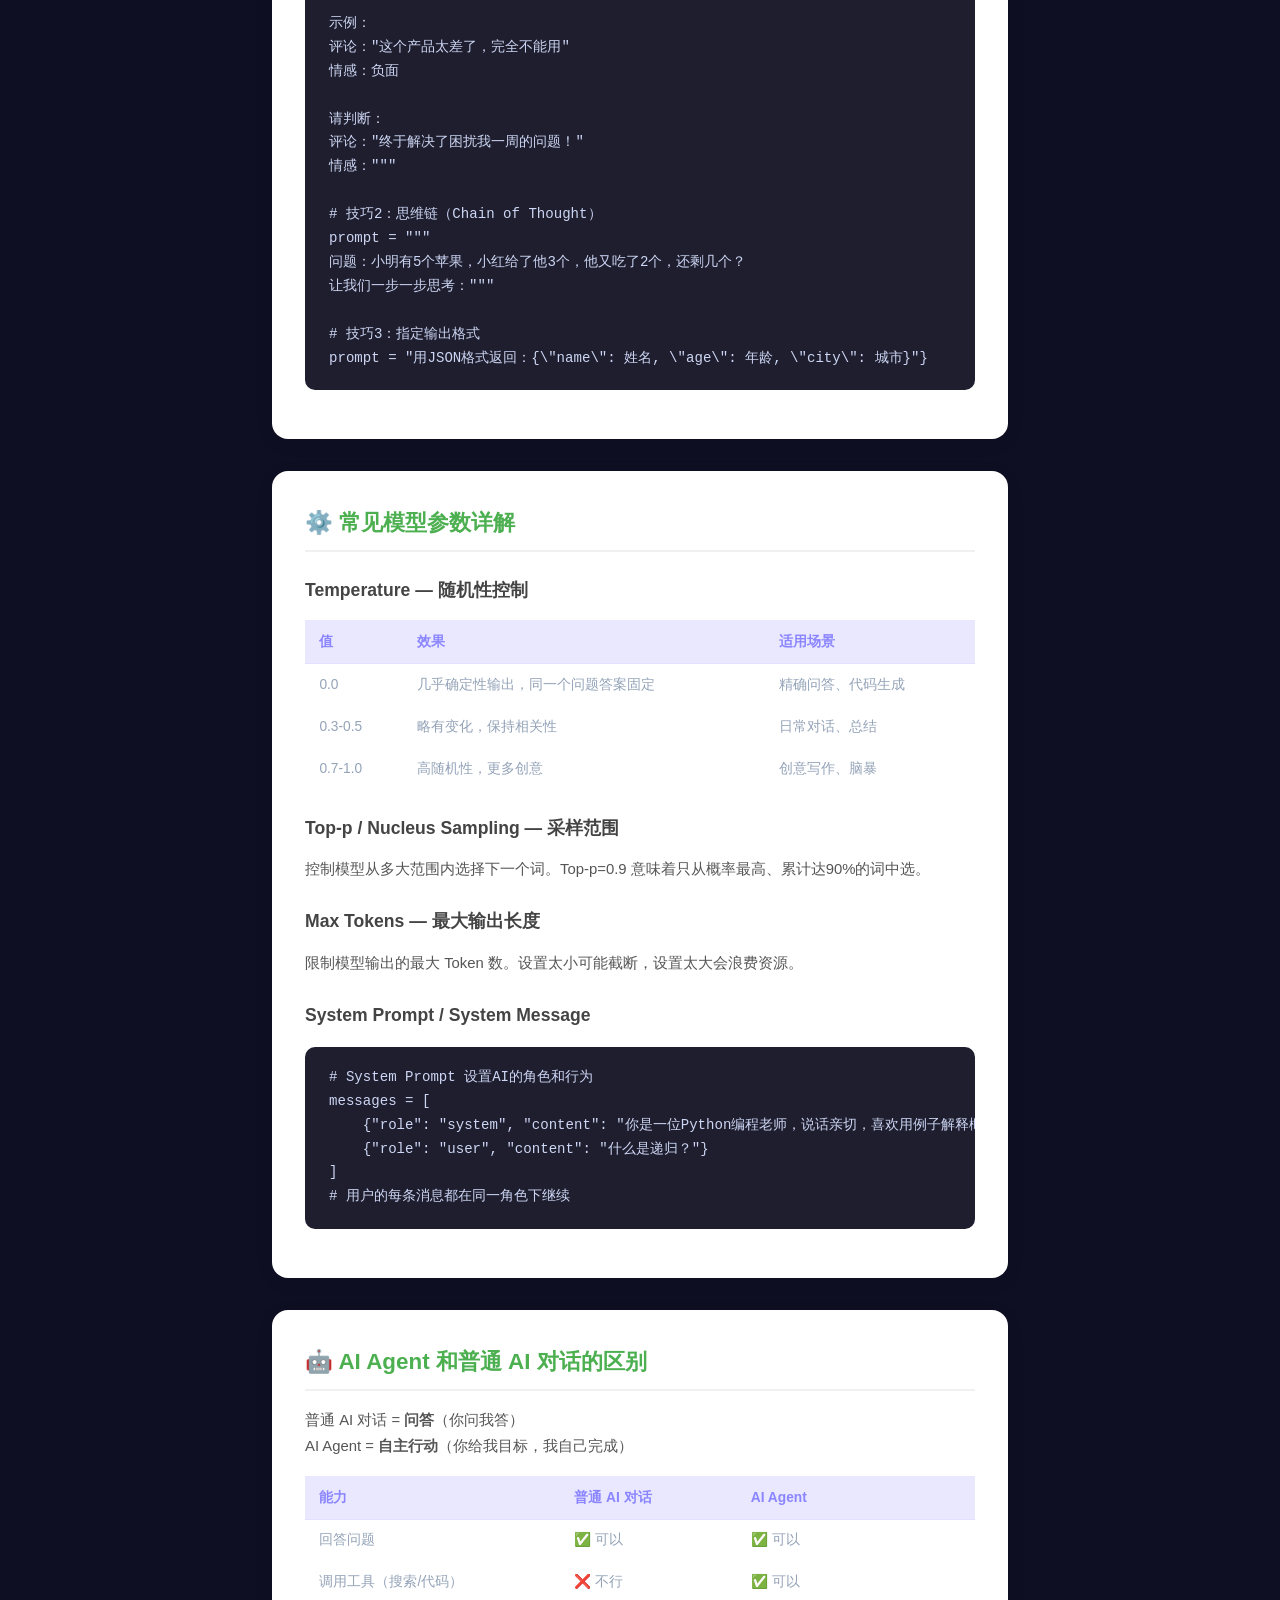
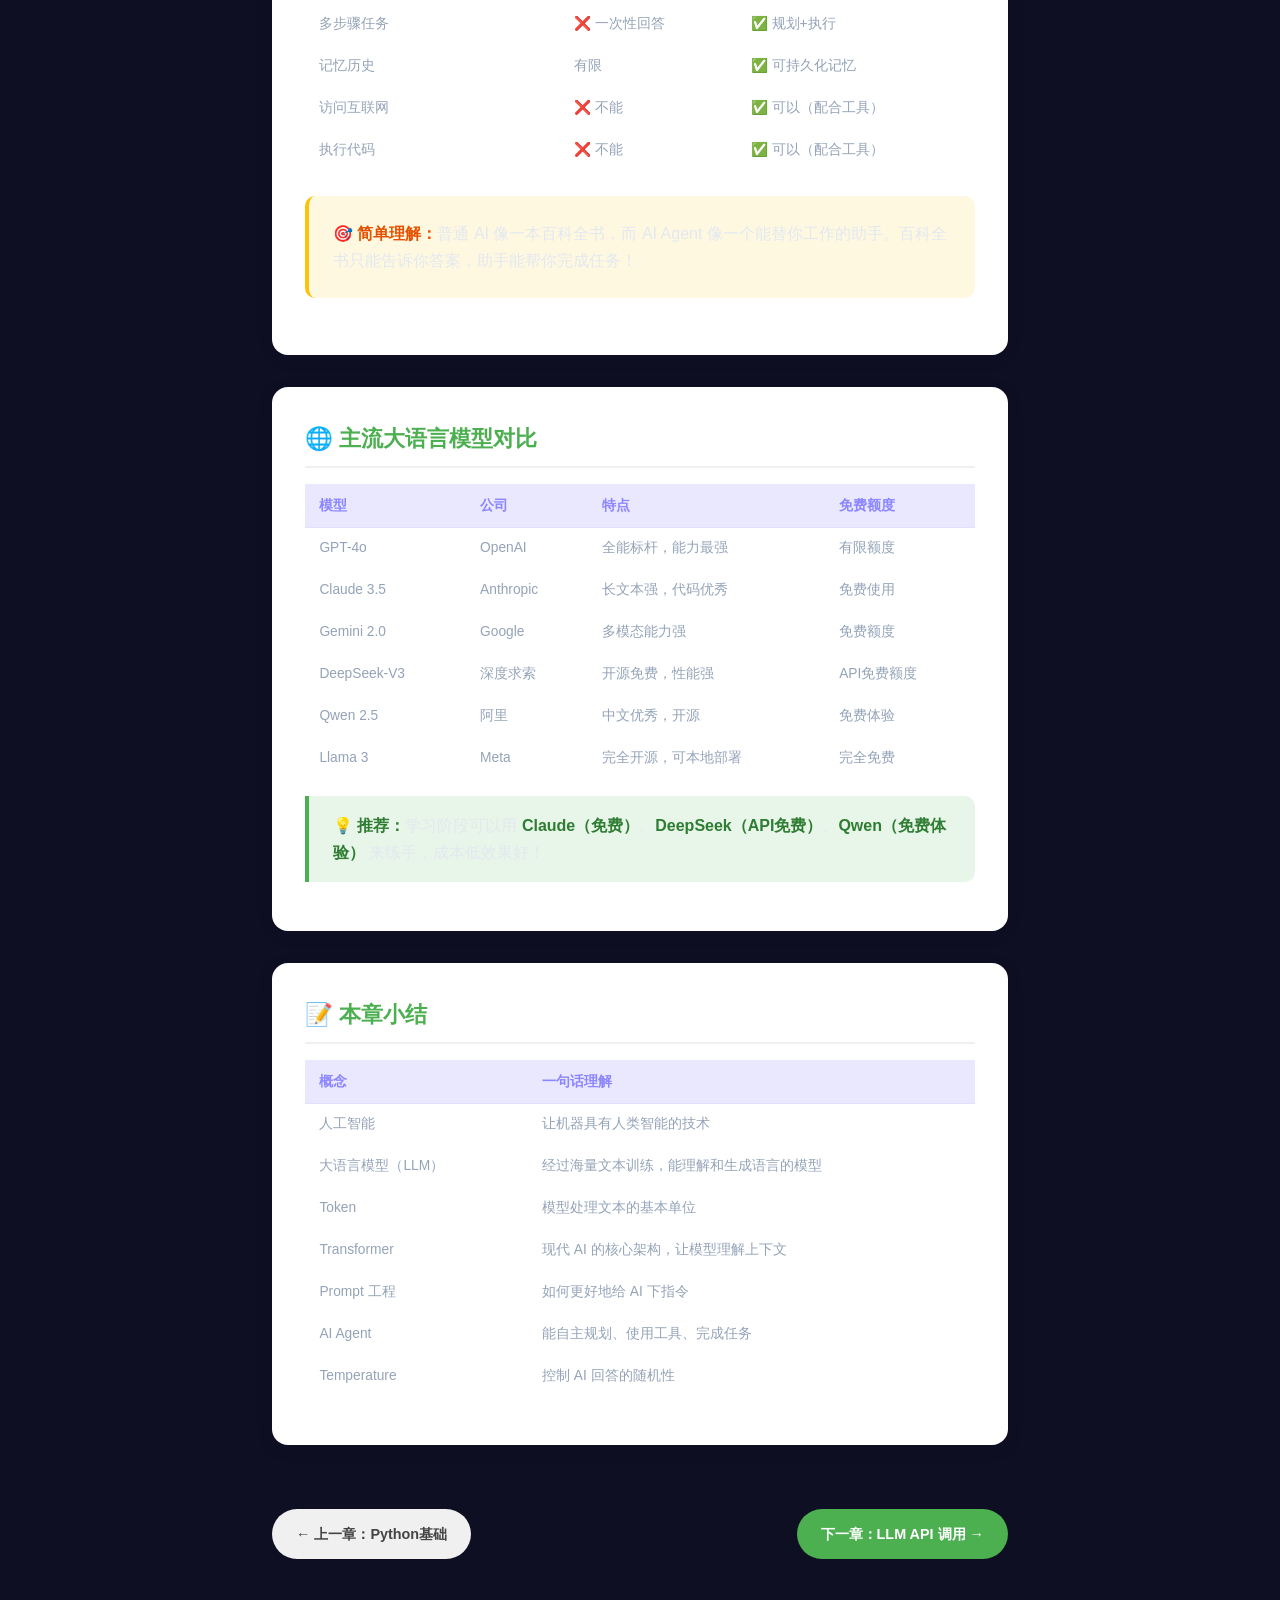
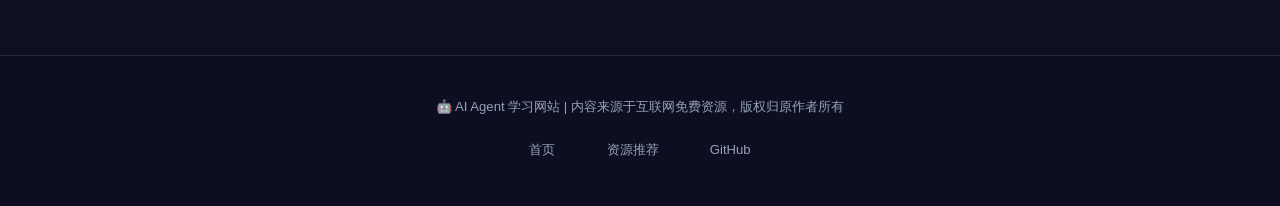
<file: chapter2.html>
<!DOCTYPE html>
<html lang="zh-CN">
<head>
    <meta charset="UTF-8">
    <meta name="viewport" content="width=device-width, initial-scale=1.0">
    <title>第二章：AI基本概念 - AI Agent 学习网站</title>
    <link rel="stylesheet" href="css/style.css">
    <style>
        .chapter-header { background: linear-gradient(135deg, #4caf50, #81c784); color: white; padding: 3rem 2rem; text-align: center; }
        .chapter-header h1 { font-size: 2.2rem; margin-bottom: 0.5rem; }
        .chapter-header .chapter-meta { display: flex; justify-content: center; gap: 2rem; margin-top: 1rem; font-size: 0.9rem; opacity: 0.9; }
        .concept-diagram { background: rgba(255,255,255,0.15); border-radius: 20px; padding: 2rem; text-align: center; margin: 2rem 0; }
        .concept-flow { display: flex; align-items: center; justify-content: center; gap: 1rem; flex-wrap: wrap; }
        .concept-box { background: white; color: #333; padding: 1rem 1.5rem; border-radius: 12px; font-weight: 600; min-width: 100px; }
        .concept-arrow { font-size: 1.5rem; opacity: 0.8; }
        .chapter-content { padding: 4rem 0; }
        .chapter-content .container { max-width: 800px; margin: 0 auto; padding: 0 2rem; }
        .chapter-section { background: white; border-radius: 16px; padding: 2rem; margin-bottom: 2rem; box-shadow: 0 4px 20px rgba(0,0,0,0.06); }
        .chapter-section h2 { color: #4caf50; font-size: 1.4rem; margin-bottom: 1rem; padding-bottom: 0.5rem; border-bottom: 2px solid #f0f0f0; }
        .chapter-section h3 { color: #444; font-size: 1.1rem; margin: 1.5rem 0 0.8rem; }
        .chapter-section p { color: #555; line-height: 1.8; margin-bottom: 1rem; }
        .code-block { background: #1e1e2e; color: #cdd6f4; padding: 1.2rem 1.5rem; border-radius: 10px; font-family: 'Courier New', monospace; font-size: 0.88rem; overflow-x: auto; margin: 1rem 0; line-height: 1.7; white-space: pre; }
        .highlight { background: #fff8e1; padding: 1.5rem; border-radius: 10px; border-left: 4px solid #ffc107; margin: 1.5rem 0; }
        .highlight strong { color: #e65100; }
        .tip-box { background: #e8f5e9; border-left: 4px solid #4caf50; padding: 1rem 1.5rem; border-radius: 0 10px 10px 0; margin: 1rem 0; }
        .tip-box strong { color: #2e7d32; }
        .model-compare { width: 100%; border-collapse: collapse; margin: 1rem 0; }
        .model-compare th { background: #4caf50; color: white; padding: 0.8rem; text-align: left; }
        .model-compare td { padding: 0.7rem; border-bottom: 1px solid #eee; }
        .model-compare tr:hover { background: #f5fff5; }
        .nav-bottom { display: flex; justify-content: space-between; padding: 2rem 0; gap: 1rem; }
        .nav-btn { display: inline-block; padding: 0.8rem 1.5rem; border-radius: 50px; text-decoration: none; font-weight: 600; transition: transform 0.2s; font-size: 0.9rem; }
        .nav-btn:hover { transform: translateY(-2px); }
        .nav-btn.prev { background: #f0f0f0; color: #444; }
        .nav-btn.next { background: #4caf50; color: white; }
    </style>
</head>
<body>
    <nav class="navbar">
        <div class="nav-container">
            <a href="index.html" class="nav-logo">🤖 AI Agent 学习</a>
            <ul class="nav-links">
                <li><a href="index.html">首页</a></li>
                <li><a href="roadmap.html">学习路线</a></li>
                <li><a href="chapter1.html">章节内容</a></li>
                <li><a href="quiz.html">小测验</a></li>
                <li><a href="faq.html">常见问题</a></li>
                <li><a href="demo.html">代码演示</a></li>
                <li><a href="stats.html">学习数据</a></li>
                            <li><a href="projects.html">实战项目</a></li>
            </ul>
        </div>
    </nav>

    <div class="chapter-header">
        <h1>🤖 第二章：AI 基本概念</h1>
        <p>理解人工智能的核心原理，为 Agent 开发打好理论基础</p>
        <div class="chapter-meta">
            <span>⏱ 预计学习时间：1周</span>
            <span>📊 难度：入门</span>
        </div>
    </div>

    <section class="chapter-content">
        <div class="container">

            <!-- 什么是AI -->
            <div class="chapter-section">
                <h2>🧠 什么是人工智能？</h2>
                <p><strong>人工智能（AI）</strong>是指让机器具有类似人类智能的能力，包括学习、推理、理解语言、识别图像等。简单来说，就是让电脑学会"思考"。</p>

                <div class="concept-diagram">
                    <p style="margin-bottom:1rem;font-size:1.1rem;">🤖 AI 的能力边界</p>
                    <div class="concept-flow">
                        <div class="concept-box">📝 理解语言</div>
                        <div class="concept-arrow">→</div>
                        <div class="concept-box">📊 分析数据</div>
                        <div class="concept-arrow">→</div>
                        <div class="concept-box">💡 推理判断</div>
                        <div class="concept-arrow">→</div>
                        <div class="concept-box">🗣️ 生成内容</div>
                    </div>
                </div>

                <h3>AI 的发展历程</h3>
                <table class="model-compare">
                    <tr><th>阶段</th><th>时间</th><th>代表技术</th></tr>
                    <tr><td>规则AI</td><td>1950-1990</td><td>专家系统、手动编写规则</td></tr>
                    <tr><td>机器学习</td><td>1990-2010</td><td>SVM、决策树、随机森林</td></tr>
                    <tr><td>深度学习</td><td>2010-2020</td><td>CNN、RNN、Transformer</td></tr>
                    <tr><td>大语言模型</td><td>2020-至今</td><td>GPT、Claude、Llama</td></tr>
                </table>
            </div>

            <!-- 什么是大语言模型 -->
            <div class="chapter-section">
                <h2>🔤 什么是大语言模型（LLM）？</h2>
                <p><strong>大语言模型（Large Language Model）</strong>是经过海量文本数据训练的人工智能模型，能够理解和生成人类语言。GPT、Claude、Gemini 都是 LLM。</p>

                <div class="highlight">
                    <strong>🔑 核心原理：</strong>LLM 的本质是"文本预测机器"。它学习了互联网上几乎所有文字，学会了根据前文预测下一个词该写什么。输入一段文字，它预测下一段应该是什么。
                </div>

                <h3>Token — 模型的"词汇单位"</h3>
                <p>模型不像我们一样按"字"或"词"处理文本，而是按 <strong>Token</strong> 处理：</p>
                <table class="model-compare">
                    <tr><th>语言</th><th>Token 估算</th><th>说明</th></tr>
                    <tr><td>英文</td><td>约4个字符 ≈ 1个Token</td><td>简单单词可能1个Token</td></tr>
                    <tr><td>中文</td><td>约1-2个汉字 ≈ 1个Token</td><td>每个字约1-2个Token</td></tr>
                    <tr><td>代码</td><td>依赖具体内容</td><td>可能比英文更紧凑</td></tr>
                </table>
                <p>所以 GPT-4 的 128K 上下文窗口，大约能放 <strong>10万字</strong>的中文文章！</p>
            </div>

            <!-- Transformer -->
            <div class="chapter-section">
                <h2>⚡ Transformer 架构 — GPT 的心脏</h2>
                <p>2017 年 Google 发表的论文《Attention Is All You Need》提出了 <strong>Transformer</strong> 架构，这是现代 AI 的基石。</p>

                <div class="concept-diagram">
                    <p style="margin-bottom:1rem;">🔄 Transformer 处理流程</p>
                    <div class="concept-flow">
                        <div class="concept-box">输入文字</div>
                        <div class="concept-arrow">→</div>
                        <div class="concept-box">分词(Tokenize)</div>
                        <div class="concept-arrow">→</div>
                        <div class="concept-box">嵌入(Embed)</div>
                        <div class="concept-arrow">→</div>
                        <div class="concept-box">注意力机制</div>
                        <div class="concept-arrow">→</div>
                        <div class="concept-box">输出文字</div>
                    </div>
                </div>

                <h3>注意力机制（Attention）— 理解上下文的关键</h3>
                <p>Attention 让模型能够"关注"输入中最重要的部分。比如读这句话：</p>
                <p style="background:#f5f5f5;padding:1rem;border-radius:8px;margin:1rem 0;">
                    "小明把苹果**吃掉**了，因为这个**苹果**很甜。"
                </p>
                <p>第一个"苹果"指的是**水果**，第二个"苹果"是**公司名称**。Attention 机制帮助模型理解这种上下文关系！</p>

                <div class="tip-box"><strong>💡 记住：</strong>Transformer 解决了之前 RNN（循环神经网络）无法处理长文本的问题，是 AI 发展的关键突破！</div>
            </div>

            <!-- Prompt工程 -->
            <div class="chapter-section">
                <h2>💬 Prompt 工程 — 和 AI 高效对话的技巧</h2>
                <p><strong>Prompt</strong> 就是你发给 AI 的指令。好的 Prompt 能让 AI 输出更准确、更实用的答案。</p>

                <h3>核心原则</h3>
                <table class="model-compare">
                    <tr><th>原则</th><th>❌ 差的做法</th><th>✅ 好的做法</th></tr>
                    <tr><td>明确具体</td><td>"帮我写代码"</td><td>"用 Python 写一个函数，输入列表返回平均值"</td></tr>
                    <tr><td>指定角色</td><td>"解释一下量子计算"</td><td>"你是一位物理教授，用通俗语言解释量子计算"</td></tr>
                    <tr><td>给出例子</td><td>"写一首诗"</td><td>"写一首七言绝句，主题是春天，风格仿照《春晓》"</td></tr>
                    <tr><td>分步骤</td><td>"帮我做数据分析"</td><td>"1. 先分析数据分布；2. 找出异常值；3. 做可视化"</td></tr>
                </table>

                <h3>常用 Prompt 技巧</h3>
                <div class="code-block"># 技巧1：Few-shot（给例子）
prompt = """
请判断以下评论的情感是正面还是负面。

示例：
评论："这个产品太差了，完全不能用"
情感：负面

请判断：
评论："终于解决了困扰我一周的问题！"
情感："""

# 技巧2：思维链（Chain of Thought）
prompt = """
问题：小明有5个苹果，小红给了他3个，他又吃了2个，还剩几个？
让我们一步一步思考："""

# 技巧3：指定输出格式
prompt = "用JSON格式返回：{\"name\": 姓名, \"age\": 年龄, \"city\": 城市}"}</div>
            </div>

            <!-- 模型参数 -->
            <div class="chapter-section">
                <h2>⚙️ 常见模型参数详解</h2>

                <h3>Temperature — 随机性控制</h3>
                <table class="model-compare">
                    <tr><th>值</th><th>效果</th><th>适用场景</th></tr>
                    <tr><td>0.0</td><td>几乎确定性输出，同一个问题答案固定</td><td>精确问答、代码生成</td></tr>
                    <tr><td>0.3-0.5</td><td>略有变化，保持相关性</td><td>日常对话、总结</td></tr>
                    <tr><td>0.7-1.0</td><td>高随机性，更多创意</td><td>创意写作、脑暴</td></tr>
                </table>

                <h3>Top-p / Nucleus Sampling — 采样范围</h3>
                <p>控制模型从多大范围内选择下一个词。Top-p=0.9 意味着只从概率最高、累计达90%的词中选。</p>

                <h3>Max Tokens — 最大输出长度</h3>
                <p>限制模型输出的最大 Token 数。设置太小可能截断，设置太大会浪费资源。</p>

                <h3>System Prompt / System Message</h3>
                <div class="code-block"># System Prompt 设置AI的角色和行为
messages = [
    {"role": "system", "content": "你是一位Python编程老师，说话亲切，喜欢用例子解释概念"},
    {"role": "user", "content": "什么是递归？"}
]
# 用户的每条消息都在同一角色下继续</div>
            </div>

            <!-- AI Agent区别 -->
            <div class="chapter-section">
                <h2>🤖 AI Agent 和普通 AI 对话的区别</h2>
                <p>普通 AI 对话 = <strong>问答</strong>（你问我答）<br>AI Agent = <strong>自主行动</strong>（你给我目标，我自己完成）</p>

                <table class="model-compare">
                    <tr><th>能力</th><th>普通 AI 对话</th><th>AI Agent</th></tr>
                    <tr><td>回答问题</td><td>✅ 可以</td><td>✅ 可以</td></tr>
                    <tr><td>调用工具（搜索/代码）</td><td>❌ 不行</td><td>✅ 可以</td></tr>
                    <tr><td>多步骤任务</td><td>❌ 一次性回答</td><td>✅ 规划+执行</td></tr>
                    <tr><td>记忆历史</td><td>有限</td><td>✅ 可持久化记忆</td></tr>
                    <tr><td>访问互联网</td><td>❌ 不能</td><td>✅ 可以（配合工具）</td></tr>
                    <tr><td>执行代码</td><td>❌ 不能</td><td>✅ 可以（配合工具）</td></tr>
                </table>

                <div class="highlight">
                    <strong>🎯 简单理解：</strong>普通 AI 像一本百科全书，而 AI Agent 像一个能替你工作的助手。百科全书只能告诉你答案，助手能帮你完成任务！
                </div>
            </div>

            <!-- 主流模型 -->
            <div class="chapter-section">
                <h2>🌐 主流大语言模型对比</h2>
                <table class="model-compare">
                    <tr><th>模型</th><th>公司</th><th>特点</th><th>免费额度</th></tr>
                    <tr><td>GPT-4o</td><td>OpenAI</td><td>全能标杆，能力最强</td><td>有限额度</td></tr>
                    <tr><td>Claude 3.5</td><td>Anthropic</td><td>长文本强，代码优秀</td><td>免费使用</td></tr>
                    <tr><td>Gemini 2.0</td><td>Google</td><td>多模态能力强</td><td>免费额度</td></tr>
                    <tr><td>DeepSeek-V3</td><td>深度求索</td><td>开源免费，性能强</td><td>API免费额度</td></tr>
                    <tr><td>Qwen 2.5</td><td>阿里</td><td>中文优秀，开源</td><td>免费体验</td></tr>
                    <tr><td>Llama 3</td><td>Meta</td><td>完全开源，可本地部署</td><td>完全免费</td></tr>
                </table>
                <div class="tip-box"><strong>💡 推荐：</strong>学习阶段可以用 <strong>Claude（免费）</strong>、<strong>DeepSeek（API免费）</strong>、<strong>Qwen（免费体验）</strong> 来练手，成本低效果好！</div>
            </div>

            <!-- 小结 -->
            <div class="chapter-section">
                <h2>📝 本章小结</h2>
                <table class="model-compare">
                    <tr><th>概念</th><th>一句话理解</th></tr>
                    <tr><td>人工智能</td><td>让机器具有人类智能的技术</td></tr>
                    <tr><td>大语言模型（LLM）</td><td>经过海量文本训练，能理解和生成语言的模型</td></tr>
                    <tr><td>Token</td><td>模型处理文本的基本单位</td></tr>
                    <tr><td>Transformer</td><td>现代 AI 的核心架构，让模型理解上下文</td></tr>
                    <tr><td>Prompt 工程</td><td>如何更好地给 AI 下指令</td></tr>
                    <tr><td>AI Agent</td><td>能自主规划、使用工具、完成任务</td></tr>
                    <tr><td>Temperature</td><td>控制 AI 回答的随机性</td></tr>
                </table>
            </div>

            <!-- 导航 -->
            <div class="nav-bottom">
                <a href="chapter1.html" class="nav-btn prev">← 上一章：Python基础</a>
                <a href="chapter3.html" class="nav-btn next" style="background:#4caf50;">下一章：LLM API 调用 →</a>
            </div>

        </div>
    </section>

    <footer class="footer">
        <div class="container">
            <p>🤖 AI Agent 学习网站 | 内容来源于互联网免费资源，版权归原作者所有</p>
            <div class="footer-links">
                <a href="index.html">首页</a>
                <a href="resources.html">资源推荐</a>
                <a href="https://github.com/xkvscl/ai-learning-site" target="_blank">GitHub</a>
            </div>
        </div>
    </footer>
    <script src="js/animations.js"></script>
</body>
</html>
</file>
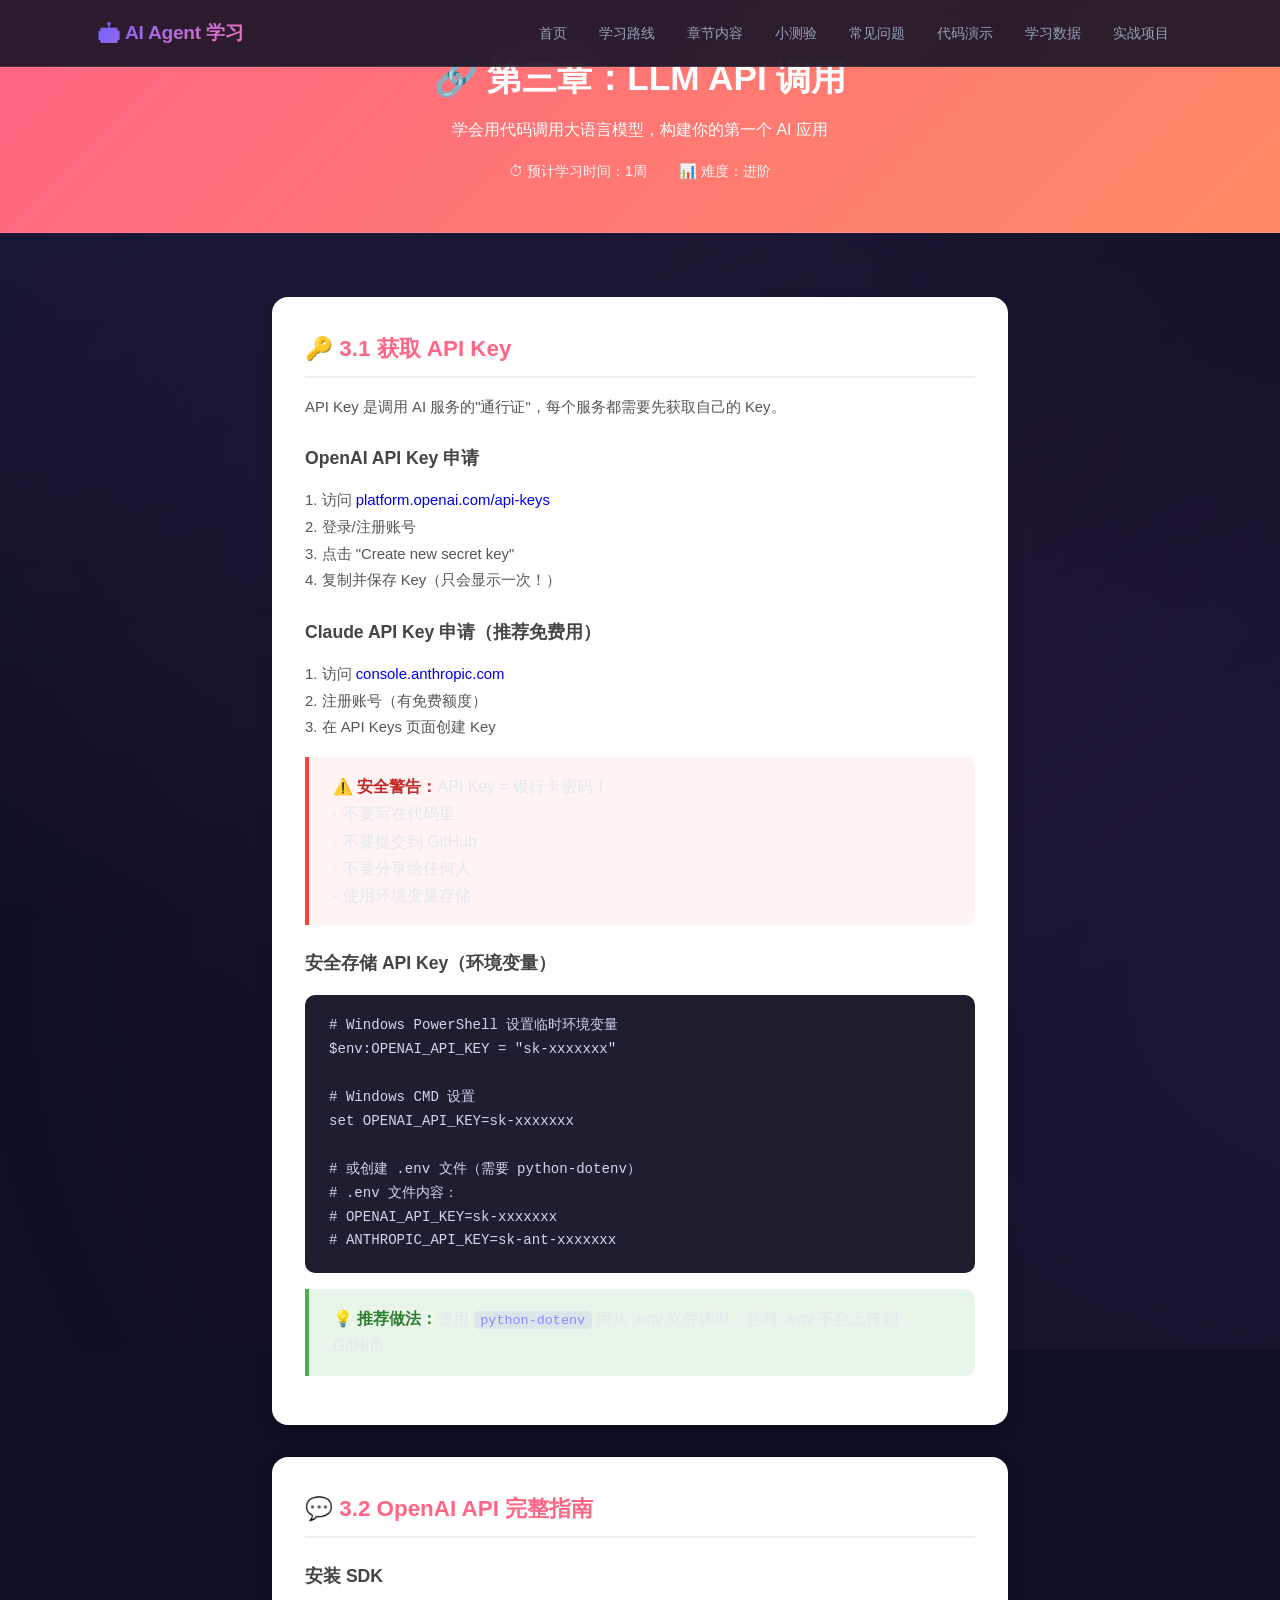
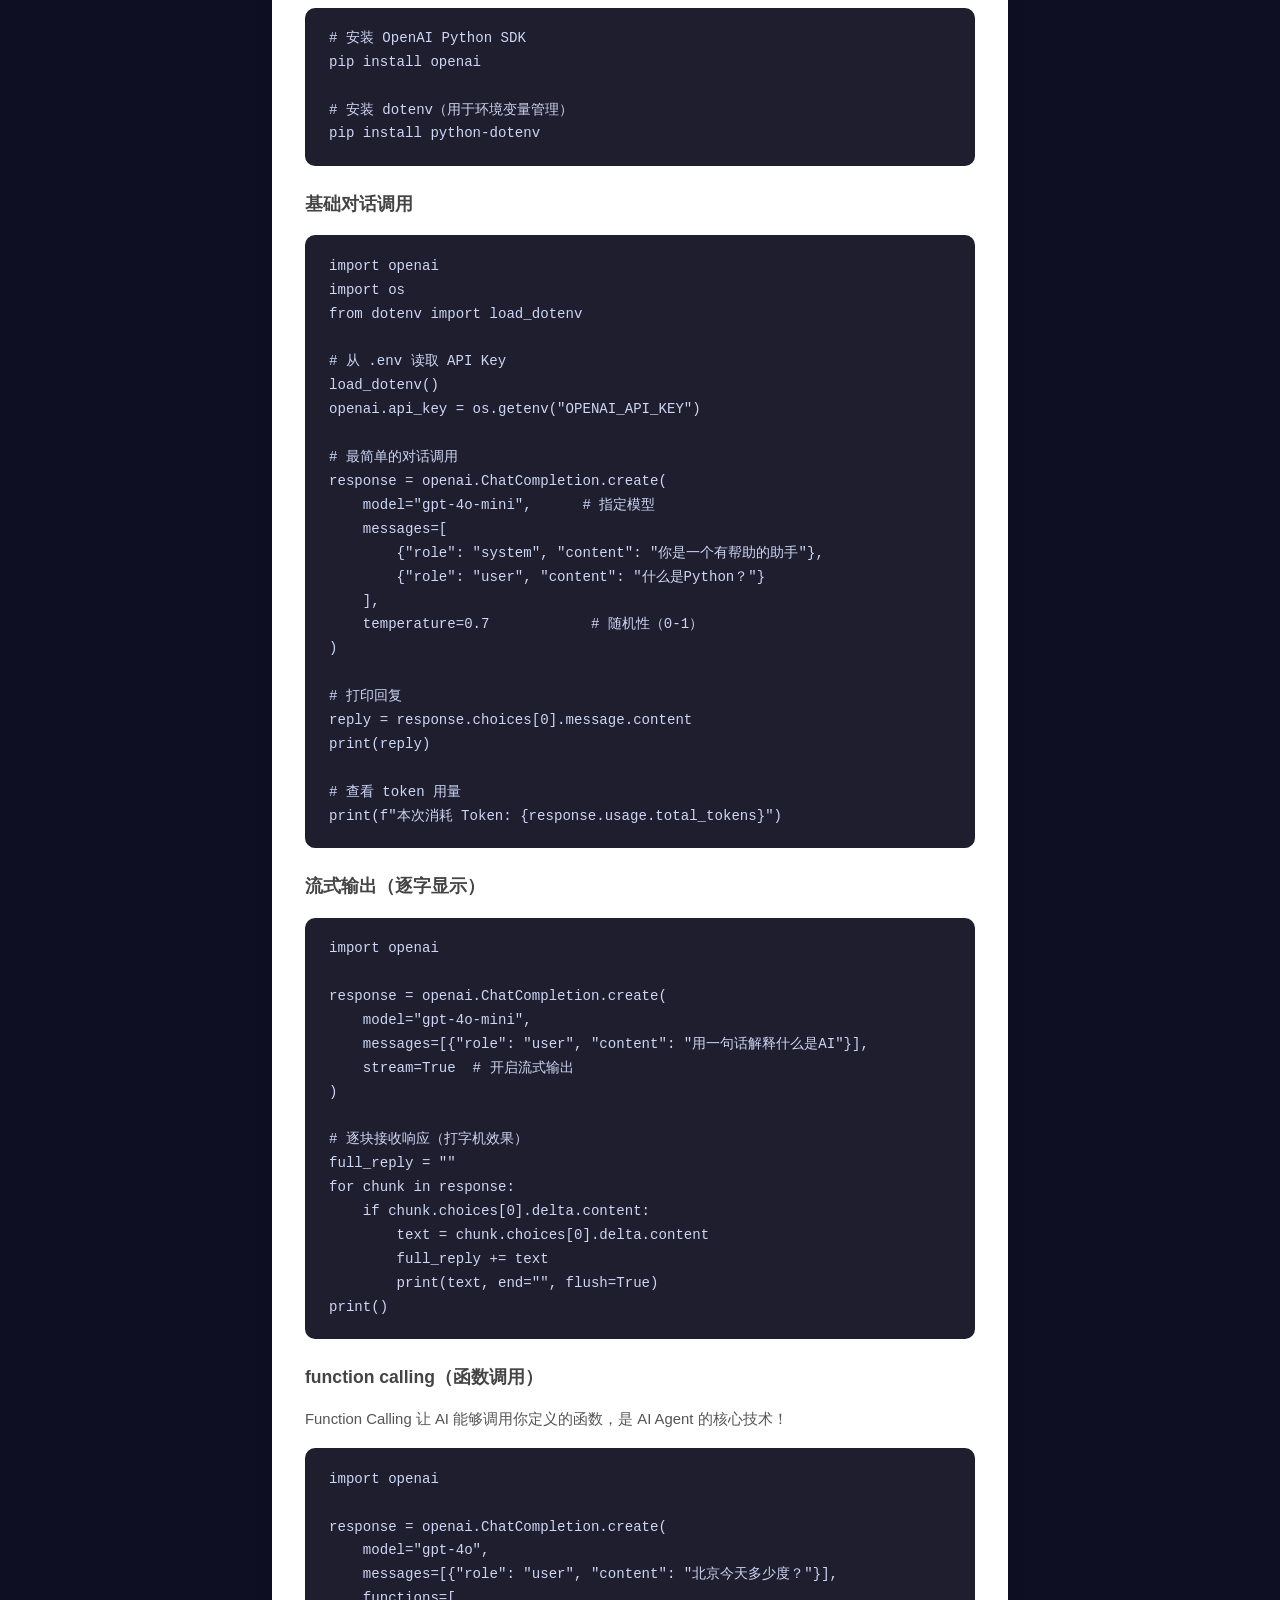
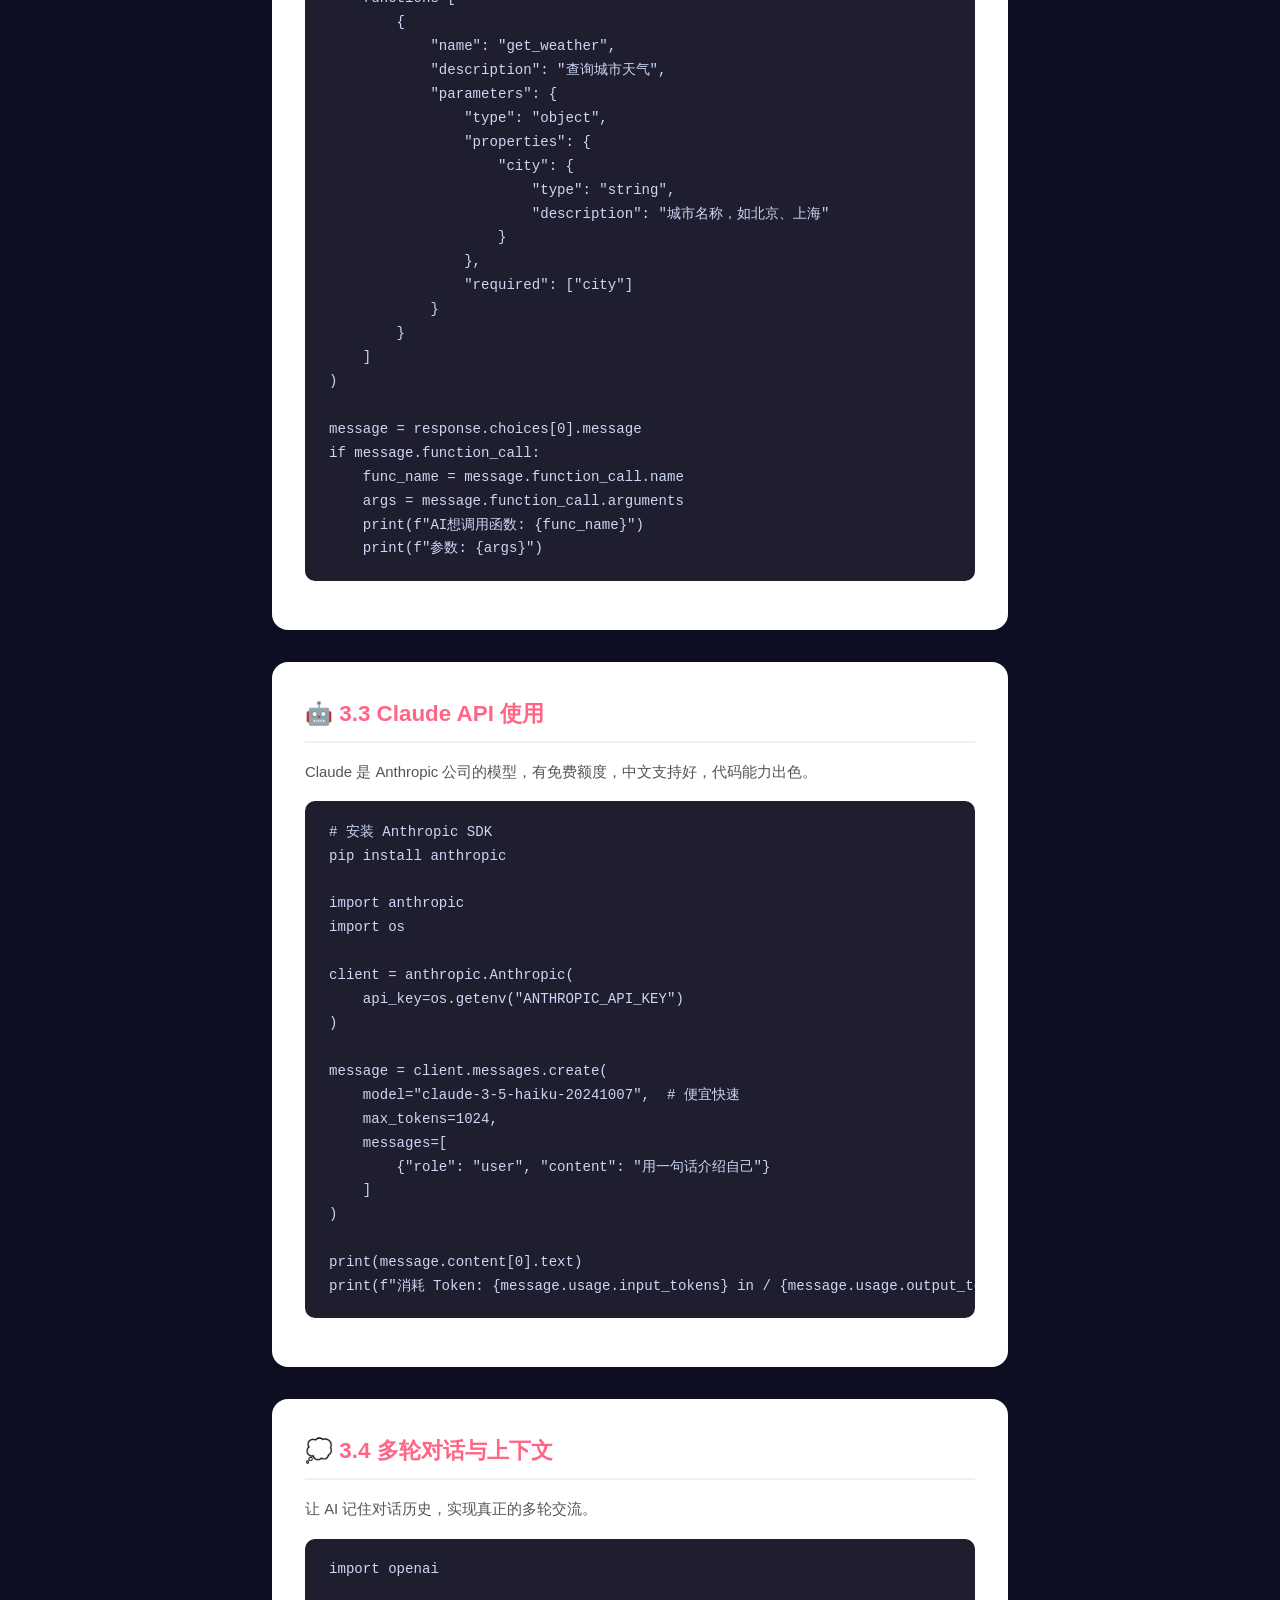
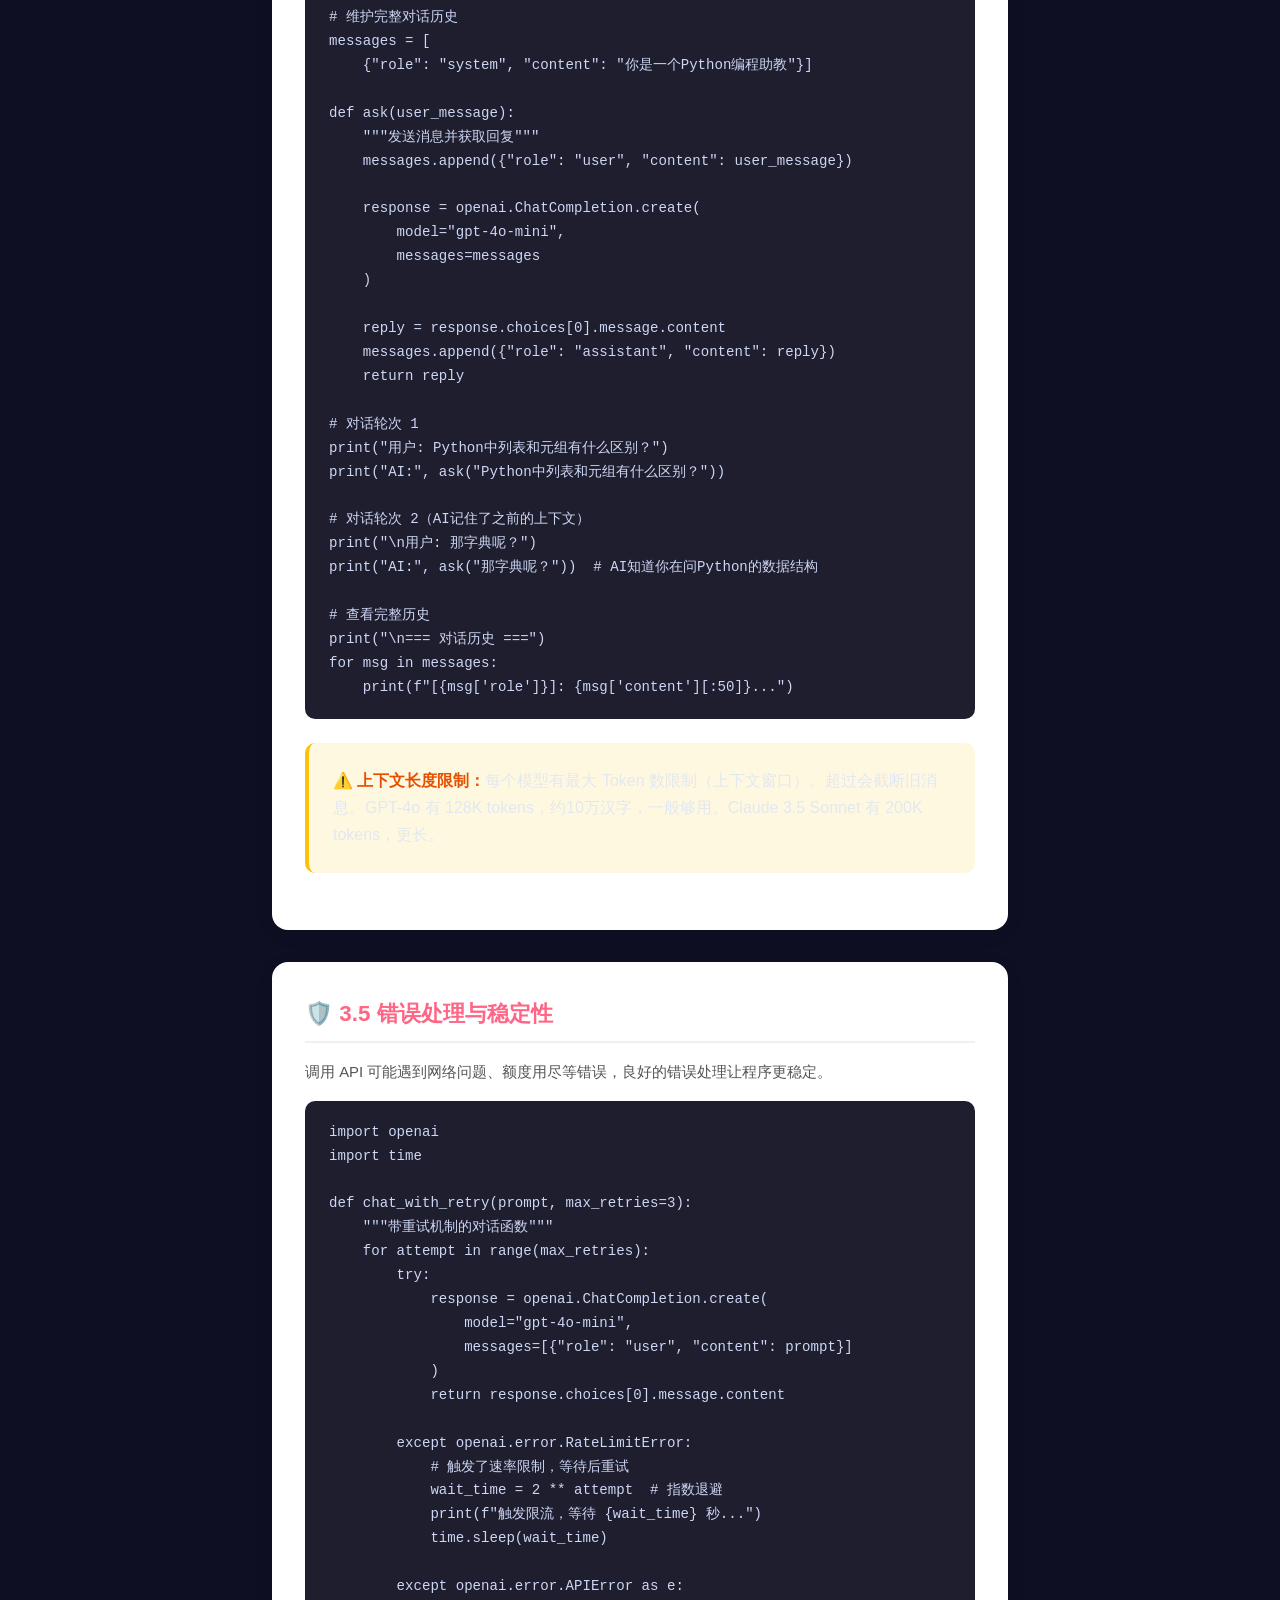
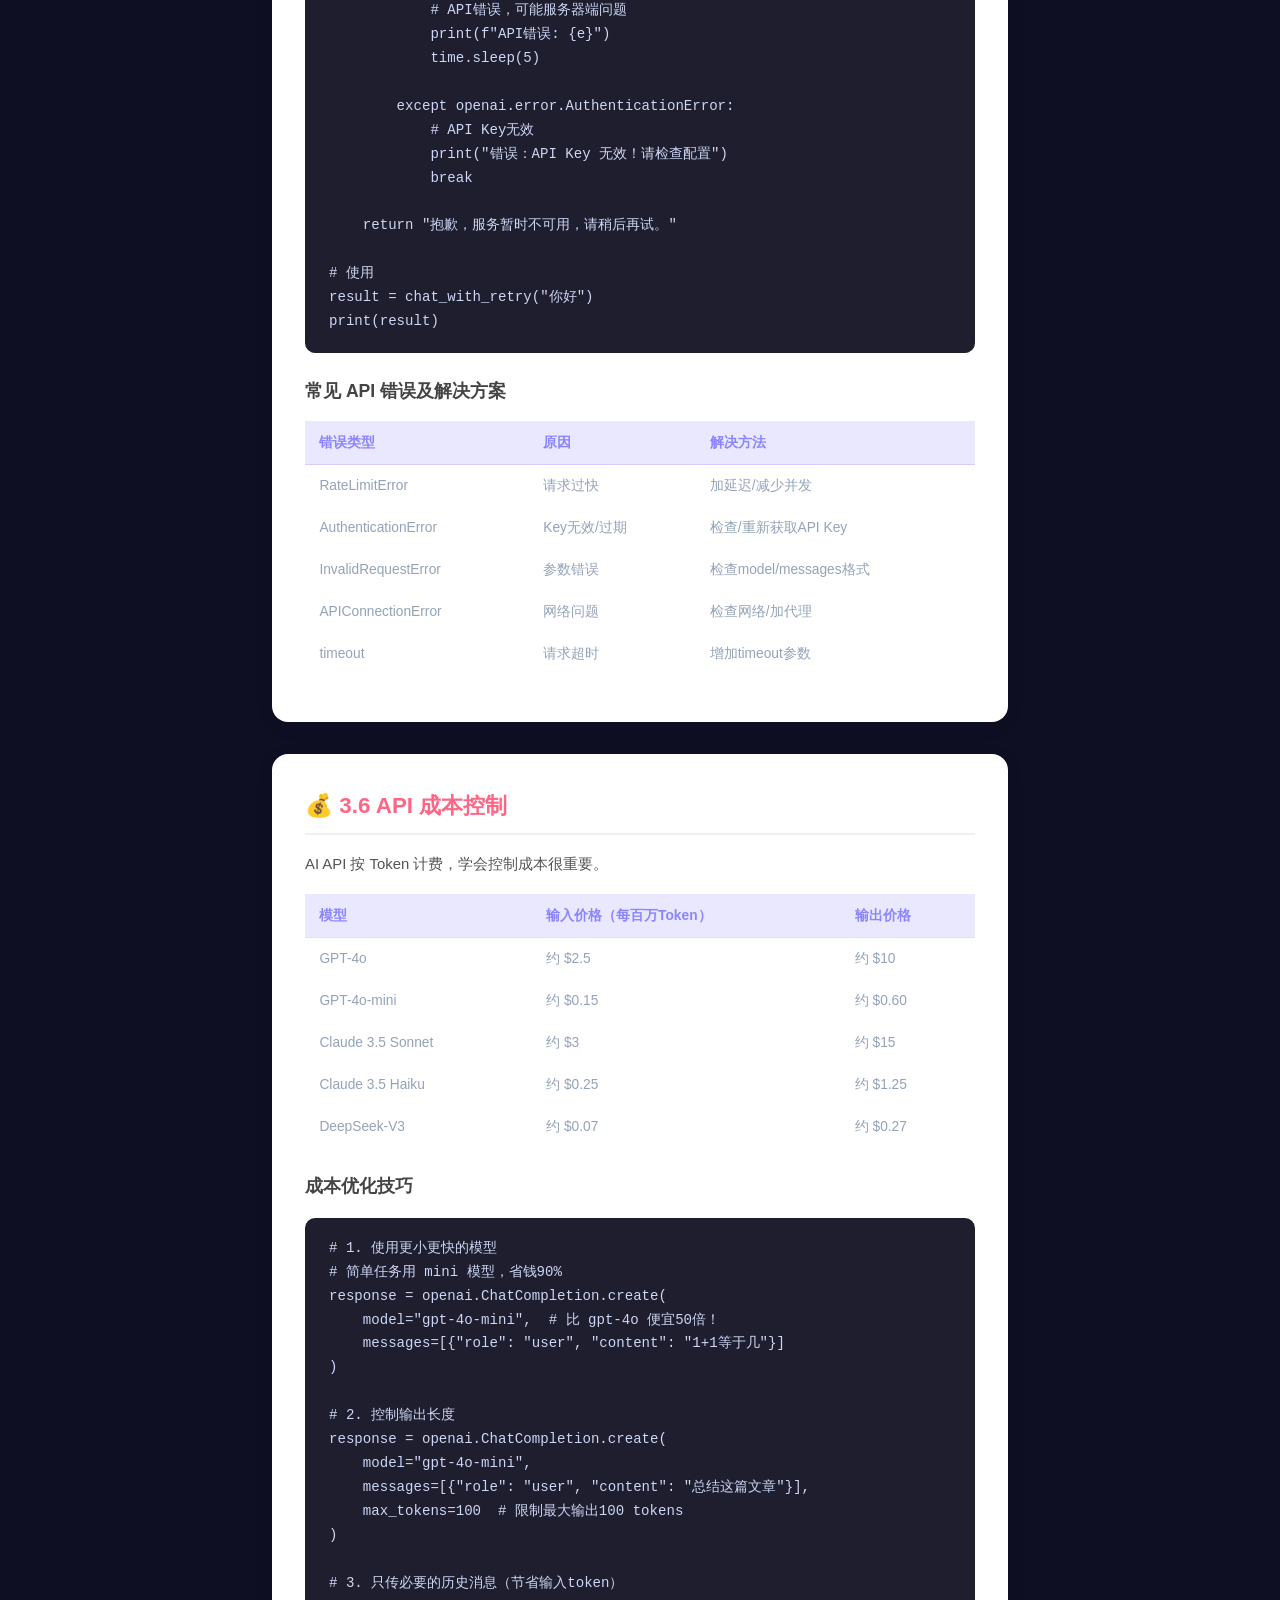
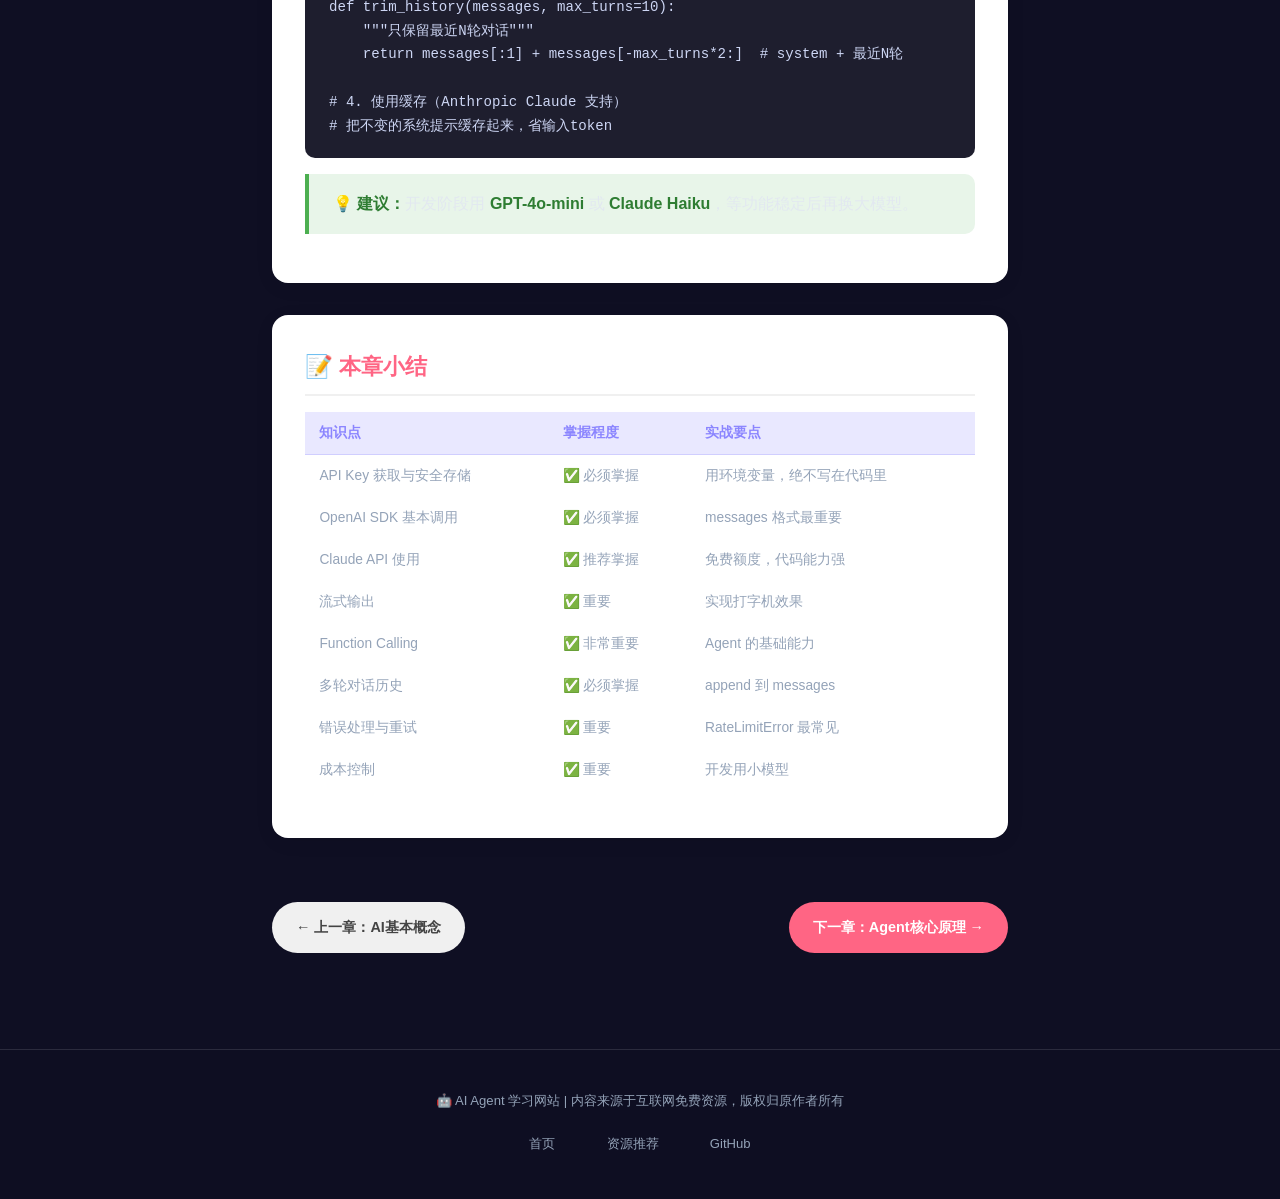
<file: chapter3.html>
<!DOCTYPE html>
<html lang="zh-CN">
<head>
    <meta charset="UTF-8">
    <meta name="viewport" content="width=device-width, initial-scale=1.0">
    <title>第三章：LLM API调用 - AI Agent 学习网站</title>
    <link rel="stylesheet" href="css/style.css">
    <style>
        .chapter-header { background: linear-gradient(135deg, #ff6584, #ff8a65); color: white; padding: 3rem 2rem; text-align: center; }
        .chapter-header h1 { font-size: 2.2rem; margin-bottom: 0.5rem; }
        .chapter-header .chapter-meta { display: flex; justify-content: center; gap: 2rem; margin-top: 1rem; font-size: 0.9rem; opacity: 0.9; }
        .chapter-content { padding: 4rem 0; }
        .chapter-content .container { max-width: 800px; margin: 0 auto; padding: 0 2rem; }
        .chapter-section { background: white; border-radius: 16px; padding: 2rem; margin-bottom: 2rem; box-shadow: 0 4px 20px rgba(0,0,0,0.06); }
        .chapter-section h2 { color: #ff6584; font-size: 1.4rem; margin-bottom: 1rem; padding-bottom: 0.5rem; border-bottom: 2px solid #f0f0f0; }
        .chapter-section h3 { color: #444; font-size: 1.1rem; margin: 1.5rem 0 0.8rem; }
        .chapter-section p { color: #555; line-height: 1.8; margin-bottom: 1rem; }
        .code-block { background: #1e1e2e; color: #cdd6f4; padding: 1.2rem 1.5rem; border-radius: 10px; font-family: 'Courier New', monospace; font-size: 0.88rem; overflow-x: auto; margin: 1rem 0; line-height: 1.7; white-space: pre; }
        .highlight { background: #fff8e1; padding: 1.5rem; border-radius: 10px; border-left: 4px solid #ffc107; margin: 1.5rem 0; }
        .highlight strong { color: #e65100; }
        .tip-box { background: #e8f5e9; border-left: 4px solid #4caf50; padding: 1rem 1.5rem; border-radius: 0 10px 10px 0; margin: 1rem 0; }
        .tip-box strong { color: #2e7d32; }
        .warn-box { background: #fff3f3; border-left: 4px solid #f44336; padding: 1rem 1.5rem; border-radius: 0 10px 10px 0; margin: 1rem 0; }
        .warn-box strong { color: #c62828; }
        .model-compare { width: 100%; border-collapse: collapse; margin: 1rem 0; }
        .model-compare th { background: #ff6584; color: white; padding: 0.8rem; text-align: left; }
        .model-compare td { padding: 0.7rem; border-bottom: 1px solid #eee; }
        .model-compare tr:hover { background: #fff5f5; }
        .nav-bottom { display: flex; justify-content: space-between; padding: 2rem 0; gap: 1rem; }
        .nav-btn { display: inline-block; padding: 0.8rem 1.5rem; border-radius: 50px; text-decoration: none; font-weight: 600; transition: transform 0.2s; font-size: 0.9rem; }
        .nav-btn:hover { transform: translateY(-2px); }
        .nav-btn.prev { background: #f0f0f0; color: #444; }
        .nav-btn.next { background: #ff6584; color: white; }
    </style>
</head>
<body>
    <nav class="navbar">
        <div class="nav-container">
            <a href="index.html" class="nav-logo">🤖 AI Agent 学习</a>
            <ul class="nav-links">
                <li><a href="index.html">首页</a></li>
                <li><a href="roadmap.html">学习路线</a></li>
                <li><a href="chapter1.html">章节内容</a></li>
                <li><a href="quiz.html">小测验</a></li>
                <li><a href="faq.html">常见问题</a></li>
                <li><a href="demo.html">代码演示</a></li>
                <li><a href="stats.html">学习数据</a></li>
                            <li><a href="projects.html">实战项目</a></li>
            </ul>
        </div>
    </nav>

    <div class="chapter-header">
        <h1>🔗 第三章：LLM API 调用</h1>
        <p>学会用代码调用大语言模型，构建你的第一个 AI 应用</p>
        <div class="chapter-meta">
            <span>⏱ 预计学习时间：1周</span>
            <span>📊 难度：进阶</span>
        </div>
    </div>

    <section class="chapter-content">
        <div class="container">

            <!-- API Key -->
            <div class="chapter-section">
                <h2>🔑 3.1 获取 API Key</h2>
                <p>API Key 是调用 AI 服务的"通行证"，每个服务都需要先获取自己的 Key。</p>

                <h3>OpenAI API Key 申请</h3>
                <p>1. 访问 <a href="https://platform.openai.com/api-keys" target="_blank">platform.openai.com/api-keys</a><br>
                2. 登录/注册账号<br>
                3. 点击 "Create new secret key"<br>
                4. 复制并保存 Key（只会显示一次！）</p>

                <h3>Claude API Key 申请（推荐免费用）</h3>
                <p>1. 访问 <a href="https://console.anthropic.com/settings/developers" target="_blank">console.anthropic.com</a><br>
                2. 注册账号（有免费额度）<br>
                3. 在 API Keys 页面创建 Key</p>

                <div class="warn-box"><strong>⚠️ 安全警告：</strong>API Key = 银行卡密码！<br>
                - 不要写在代码里<br>
                - 不要提交到 GitHub<br>
                - 不要分享给任何人<br>
                - 使用环境变量存储
                </div>

                <h3>安全存储 API Key（环境变量）</h3>
                <div class="code-block"># Windows PowerShell 设置临时环境变量
$env:OPENAI_API_KEY = "sk-xxxxxxx"

# Windows CMD 设置
set OPENAI_API_KEY=sk-xxxxxxx

# 或创建 .env 文件（需要 python-dotenv）
# .env 文件内容：
# OPENAI_API_KEY=sk-xxxxxxx
# ANTHROPIC_API_KEY=sk-ant-xxxxxxx</div>

                <div class="tip-box"><strong>💡 推荐做法：</strong>使用 <code>python-dotenv</code> 库从 .env 文件读取，这样 .env 不会上传到 GitHub。</div>
            </div>

            <!-- OpenAI SDK -->
            <div class="chapter-section">
                <h2>💬 3.2 OpenAI API 完整指南</h2>

                <h3>安装 SDK</h3>
                <div class="code-block"># 安装 OpenAI Python SDK
pip install openai

# 安装 dotenv（用于环境变量管理）
pip install python-dotenv</div>

                <h3>基础对话调用</h3>
                <div class="code-block">import openai
import os
from dotenv import load_dotenv

# 从 .env 读取 API Key
load_dotenv()
openai.api_key = os.getenv("OPENAI_API_KEY")

# 最简单的对话调用
response = openai.ChatCompletion.create(
    model="gpt-4o-mini",      # 指定模型
    messages=[
        {"role": "system", "content": "你是一个有帮助的助手"},
        {"role": "user", "content": "什么是Python？"}
    ],
    temperature=0.7            # 随机性（0-1）
)

# 打印回复
reply = response.choices[0].message.content
print(reply)

# 查看 token 用量
print(f"本次消耗 Token: {response.usage.total_tokens}")</div>

                <h3>流式输出（逐字显示）</h3>
                <div class="code-block">import openai

response = openai.ChatCompletion.create(
    model="gpt-4o-mini",
    messages=[{"role": "user", "content": "用一句话解释什么是AI"}],
    stream=True  # 开启流式输出
)

# 逐块接收响应（打字机效果）
full_reply = ""
for chunk in response:
    if chunk.choices[0].delta.content:
        text = chunk.choices[0].delta.content
        full_reply += text
        print(text, end="", flush=True)
print()</div>

                <h3>function calling（函数调用）</h3>
                <p>Function Calling 让 AI 能够调用你定义的函数，是 AI Agent 的核心技术！</p>
                <div class="code-block">import openai

response = openai.ChatCompletion.create(
    model="gpt-4o",
    messages=[{"role": "user", "content": "北京今天多少度？"}],
    functions=[
        {
            "name": "get_weather",
            "description": "查询城市天气",
            "parameters": {
                "type": "object",
                "properties": {
                    "city": {
                        "type": "string",
                        "description": "城市名称，如北京、上海"
                    }
                },
                "required": ["city"]
            }
        }
    ]
)

message = response.choices[0].message
if message.function_call:
    func_name = message.function_call.name
    args = message.function_call.arguments
    print(f"AI想调用函数: {func_name}")
    print(f"参数: {args}")</div>
            </div>

            <!-- Claude API -->
            <div class="chapter-section">
                <h2>🤖 3.3 Claude API 使用</h2>
                <p>Claude 是 Anthropic 公司的模型，有免费额度，中文支持好，代码能力出色。</p>

                <div class="code-block"># 安装 Anthropic SDK
pip install anthropic

import anthropic
import os

client = anthropic.Anthropic(
    api_key=os.getenv("ANTHROPIC_API_KEY")
)

message = client.messages.create(
    model="claude-3-5-haiku-20241007",  # 便宜快速
    max_tokens=1024,
    messages=[
        {"role": "user", "content": "用一句话介绍自己"}
    ]
)

print(message.content[0].text)
print(f"消耗 Token: {message.usage.input_tokens} in / {message.usage.output_tokens} out")</div>
            </div>

            <!-- 多轮对话 -->
            <div class="chapter-section">
                <h2>💭 3.4 多轮对话与上下文</h2>
                <p>让 AI 记住对话历史，实现真正的多轮交流。</p>

                <div class="code-block">import openai

# 维护完整对话历史
messages = [
    {"role": "system", "content": "你是一个Python编程助教"}]

def ask(user_message):
    """发送消息并获取回复"""
    messages.append({"role": "user", "content": user_message})
    
    response = openai.ChatCompletion.create(
        model="gpt-4o-mini",
        messages=messages
    )
    
    reply = response.choices[0].message.content
    messages.append({"role": "assistant", "content": reply})
    return reply

# 对话轮次 1
print("用户: Python中列表和元组有什么区别？")
print("AI:", ask("Python中列表和元组有什么区别？"))

# 对话轮次 2（AI记住了之前的上下文）
print("\n用户: 那字典呢？")
print("AI:", ask("那字典呢？"))  # AI知道你在问Python的数据结构

# 查看完整历史
print("\n=== 对话历史 ===")
for msg in messages:
    print(f"[{msg['role']}]: {msg['content'][:50]}...")</div>

                <div class="highlight">
                    <strong>⚠️ 上下文长度限制：</strong>每个模型有最大 Token 数限制（上下文窗口）。超过会截断旧消息。GPT-4o 有 128K tokens，约10万汉字，一般够用。Claude 3.5 Sonnet 有 200K tokens，更长。
                </div>
            </div>

            <!-- 错误处理 -->
            <div class="chapter-section">
                <h2>🛡️ 3.5 错误处理与稳定性</h2>
                <p>调用 API 可能遇到网络问题、额度用尽等错误，良好的错误处理让程序更稳定。</p>

                <div class="code-block">import openai
import time

def chat_with_retry(prompt, max_retries=3):
    """带重试机制的对话函数"""
    for attempt in range(max_retries):
        try:
            response = openai.ChatCompletion.create(
                model="gpt-4o-mini",
                messages=[{"role": "user", "content": prompt}]
            )
            return response.choices[0].message.content
        
        except openai.error.RateLimitError:
            # 触发了速率限制，等待后重试
            wait_time = 2 ** attempt  # 指数退避
            print(f"触发限流，等待 {wait_time} 秒...")
            time.sleep(wait_time)
        
        except openai.error.APIError as e:
            # API错误，可能服务器端问题
            print(f"API错误: {e}")
            time.sleep(5)
        
        except openai.error.AuthenticationError:
            # API Key无效
            print("错误：API Key 无效！请检查配置")
            break
    
    return "抱歉，服务暂时不可用，请稍后再试。"

# 使用
result = chat_with_retry("你好")
print(result)</div>

                <h3>常见 API 错误及解决方案</h3>
                <table class="model-compare">
                    <tr><th>错误类型</th><th>原因</th><th>解决方法</th></tr>
                    <tr><td>RateLimitError</td><td>请求过快</td><td>加延迟/减少并发</td></tr>
                    <tr><td>AuthenticationError</td><td>Key无效/过期</td><td>检查/重新获取API Key</td></tr>
                    <tr><td>InvalidRequestError</td><td>参数错误</td><td>检查model/messages格式</td></tr>
                    <tr><td>APIConnectionError</td><td>网络问题</td><td>检查网络/加代理</td></tr>
                    <tr><td>timeout</td><td>请求超时</td><td>增加timeout参数</td></tr>
                </table>
            </div>

            <!-- 成本控制 -->
            <div class="chapter-section">
                <h2>💰 3.6 API 成本控制</h2>
                <p>AI API 按 Token 计费，学会控制成本很重要。</p>

                <table class="model-compare">
                    <tr><th>模型</th><th>输入价格（每百万Token）</th><th>输出价格</th></tr>
                    <tr><td>GPT-4o</td><td>约 $2.5</td><td>约 $10</td></tr>
                    <tr><td>GPT-4o-mini</td><td>约 $0.15</td><td>约 $0.60</td></tr>
                    <tr><td>Claude 3.5 Sonnet</td><td>约 $3</td><td>约 $15</td></tr>
                    <tr><td>Claude 3.5 Haiku</td><td>约 $0.25</td><td>约 $1.25</td></tr>
                    <tr><td>DeepSeek-V3</td><td>约 $0.07</td><td>约 $0.27</td></tr>
                </table>

                <h3>成本优化技巧</h3>
                <div class="code-block"># 1. 使用更小更快的模型
# 简单任务用 mini 模型，省钱90%
response = openai.ChatCompletion.create(
    model="gpt-4o-mini",  # 比 gpt-4o 便宜50倍！
    messages=[{"role": "user", "content": "1+1等于几"}]
)

# 2. 控制输出长度
response = openai.ChatCompletion.create(
    model="gpt-4o-mini",
    messages=[{"role": "user", "content": "总结这篇文章"}],
    max_tokens=100  # 限制最大输出100 tokens
)

# 3. 只传必要的历史消息（节省输入token）
def trim_history(messages, max_turns=10):
    """只保留最近N轮对话"""
    return messages[:1] + messages[-max_turns*2:]  # system + 最近N轮

# 4. 使用缓存（Anthropic Claude 支持）
# 把不变的系统提示缓存起来，省输入token</div>

                <div class="tip-box"><strong>💡 建议：</strong>开发阶段用 <strong>GPT-4o-mini</strong> 或 <strong>Claude Haiku</strong>，等功能稳定后再换大模型。</div>
            </div>

            <!-- 小结 -->
            <div class="chapter-section">
                <h2>📝 本章小结</h2>
                <table class="model-compare">
                    <tr><th>知识点</th><th>掌握程度</th><th>实战要点</th></tr>
                    <tr><td>API Key 获取与安全存储</td><td>✅ 必须掌握</td><td>用环境变量，绝不写在代码里</td></tr>
                    <tr><td>OpenAI SDK 基本调用</td><td>✅ 必须掌握</td><td>messages 格式最重要</td></tr>
                    <tr><td>Claude API 使用</td><td>✅ 推荐掌握</td><td>免费额度，代码能力强</td></tr>
                    <tr><td>流式输出</td><td>✅ 重要</td><td>实现打字机效果</td></tr>
                    <tr><td>Function Calling</td><td>✅ 非常重要</td><td>Agent 的基础能力</td></tr>
                    <tr><td>多轮对话历史</td><td>✅ 必须掌握</td><td>append 到 messages</td></tr>
                    <tr><td>错误处理与重试</td><td>✅ 重要</td><td>RateLimitError 最常见</td></tr>
                    <tr><td>成本控制</td><td>✅ 重要</td><td>开发用小模型</td></tr>
                </table>
            </div>

            <!-- 导航 -->
            <div class="nav-bottom">
                <a href="chapter2.html" class="nav-btn prev">← 上一章：AI基本概念</a>
                <a href="chapter4.html" class="nav-btn next">下一章：Agent核心原理 →</a>
            </div>

        </div>
    </section>

    <footer class="footer">
        <div class="container">
            <p>🤖 AI Agent 学习网站 | 内容来源于互联网免费资源，版权归原作者所有</p>
            <div class="footer-links">
                <a href="index.html">首页</a>
                <a href="resources.html">资源推荐</a>
                <a href="https://github.com/xkvscl/ai-learning-site" target="_blank">GitHub</a>
            </div>
        </div>
    </footer>
    <script src="js/animations.js"></script>
</body>
</html>
</file>
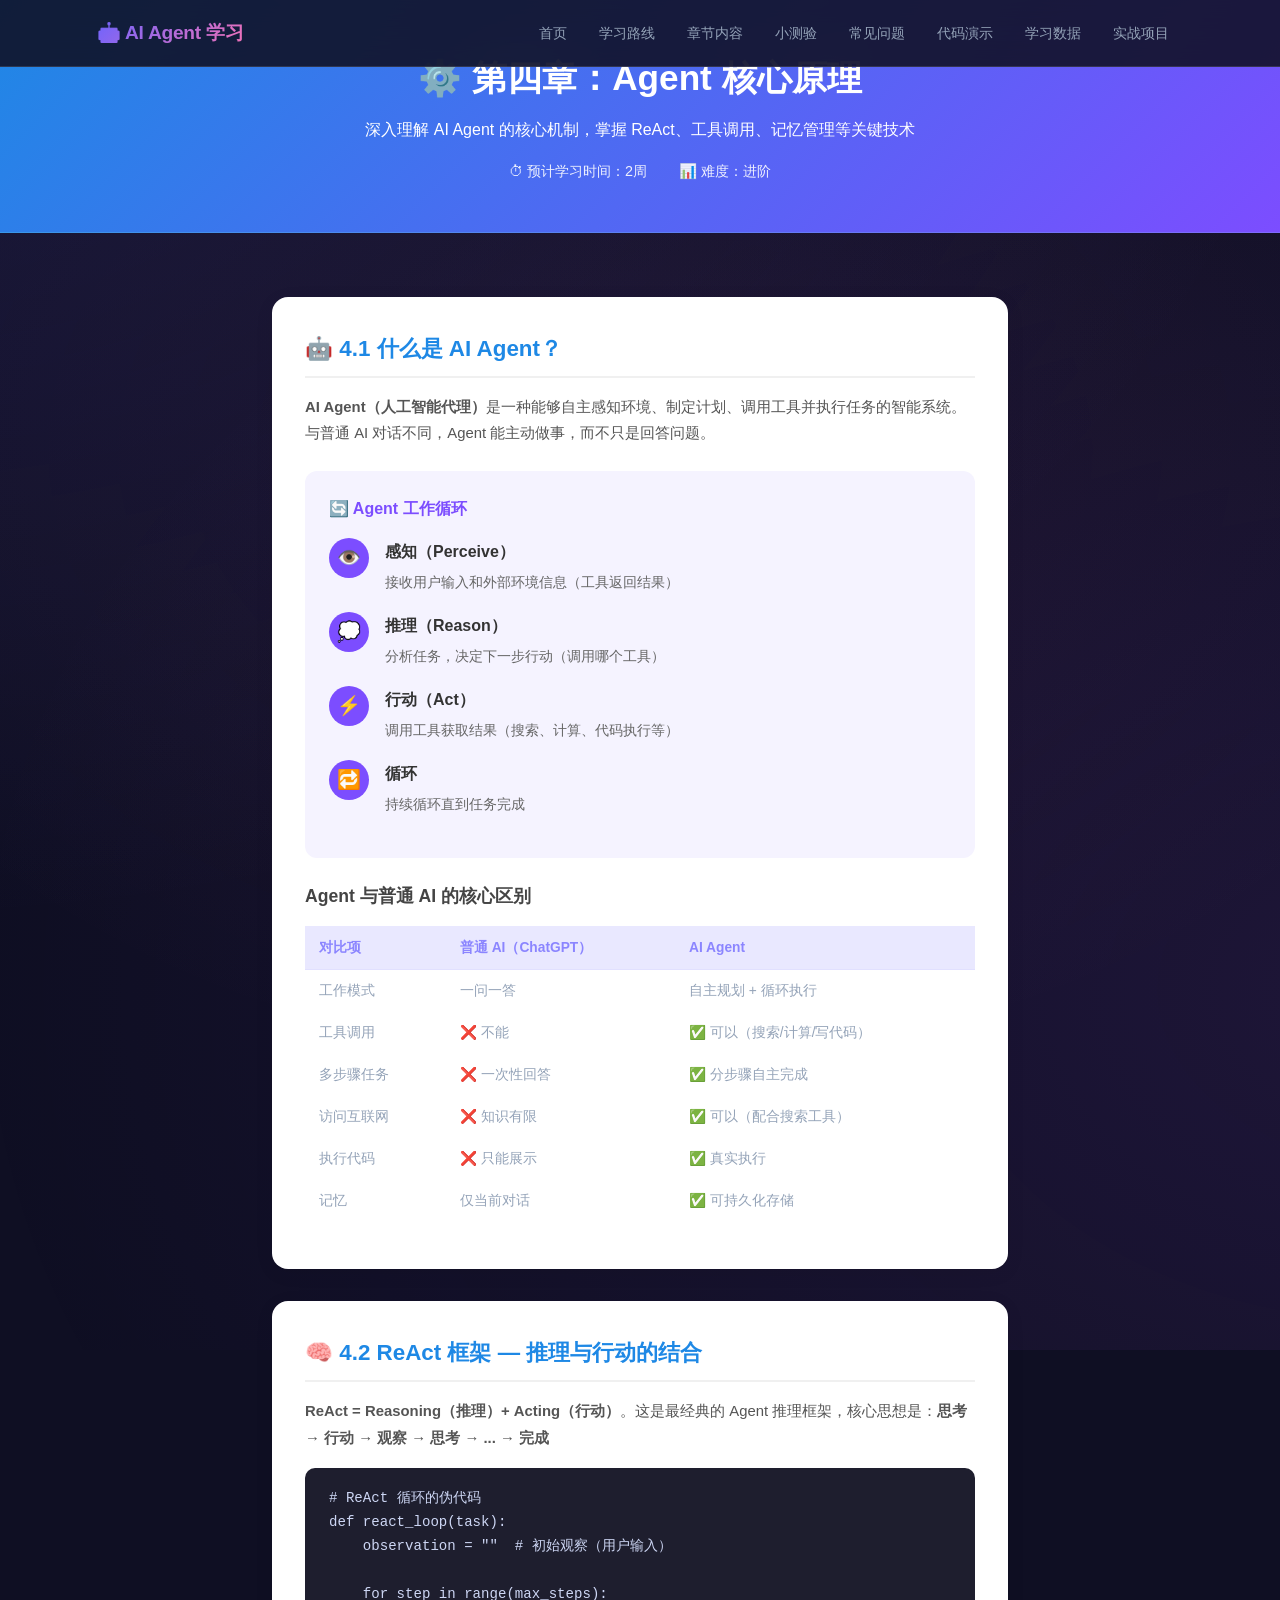
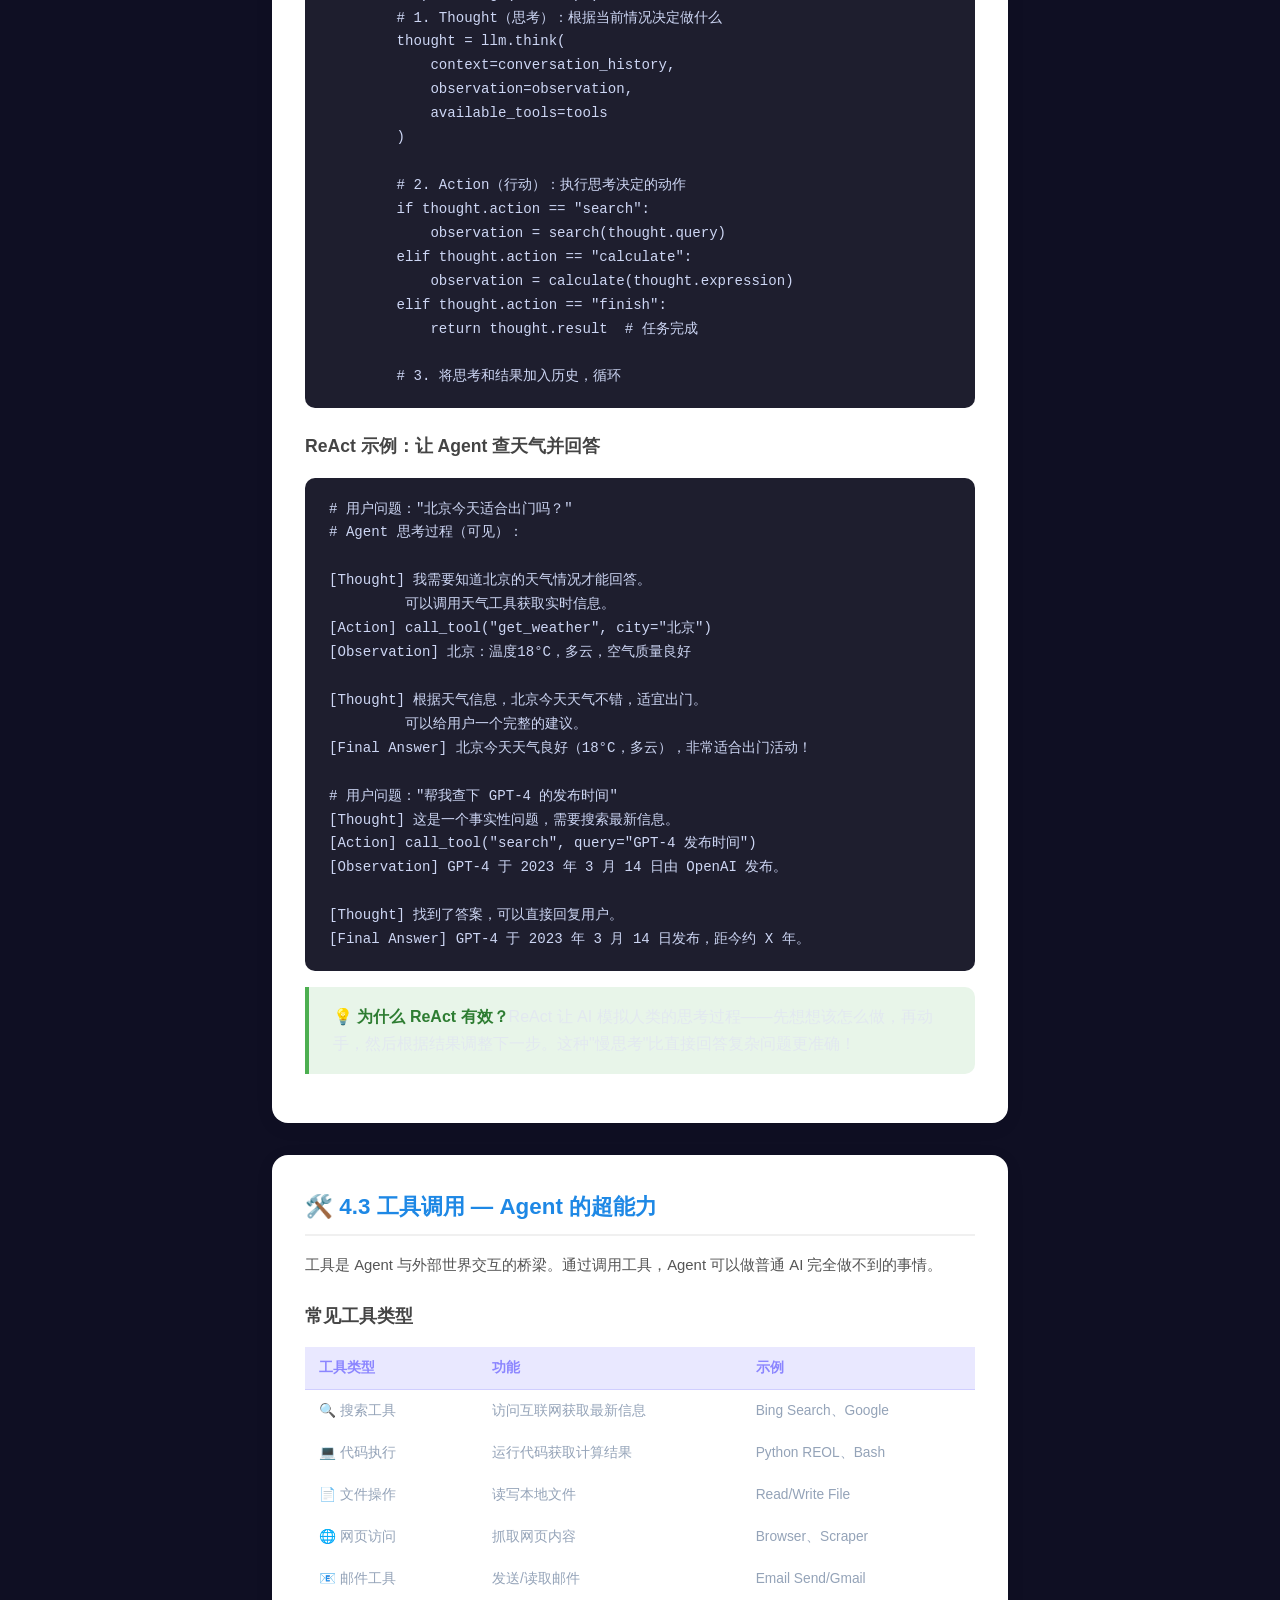
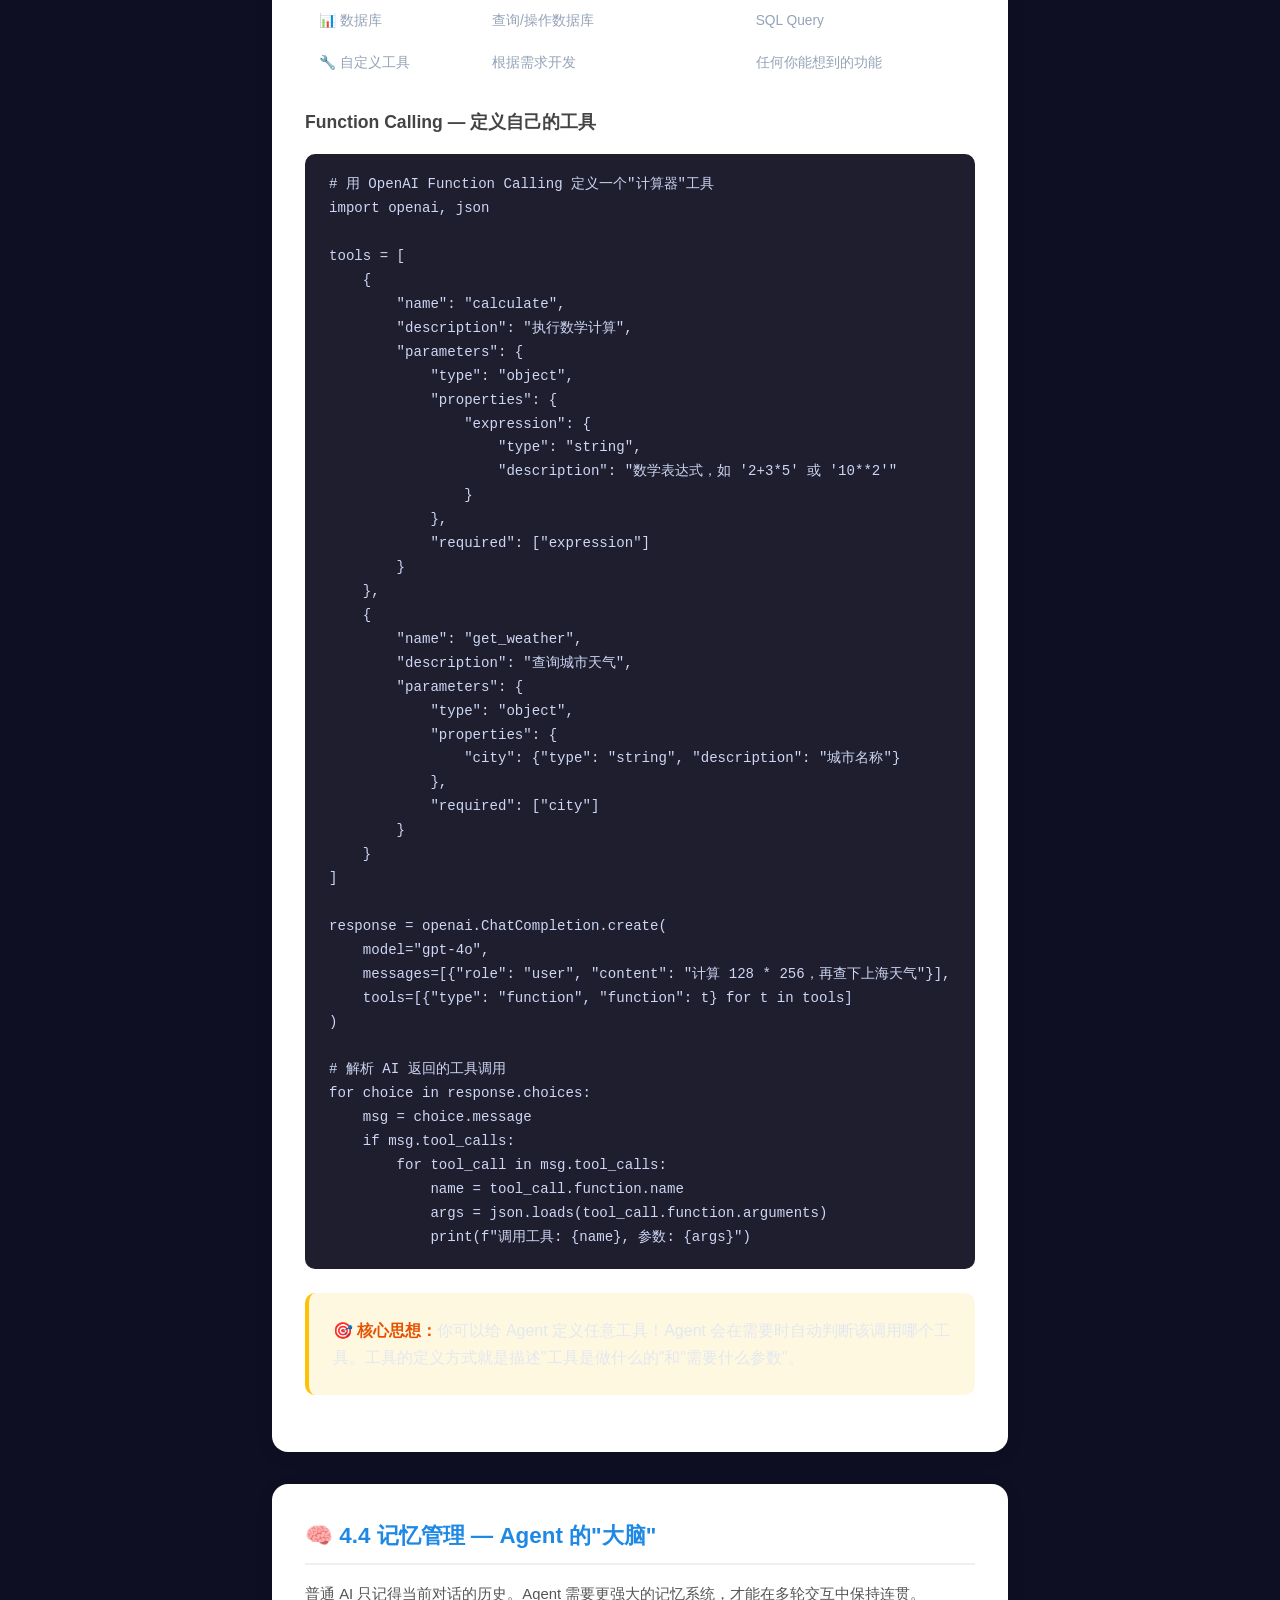
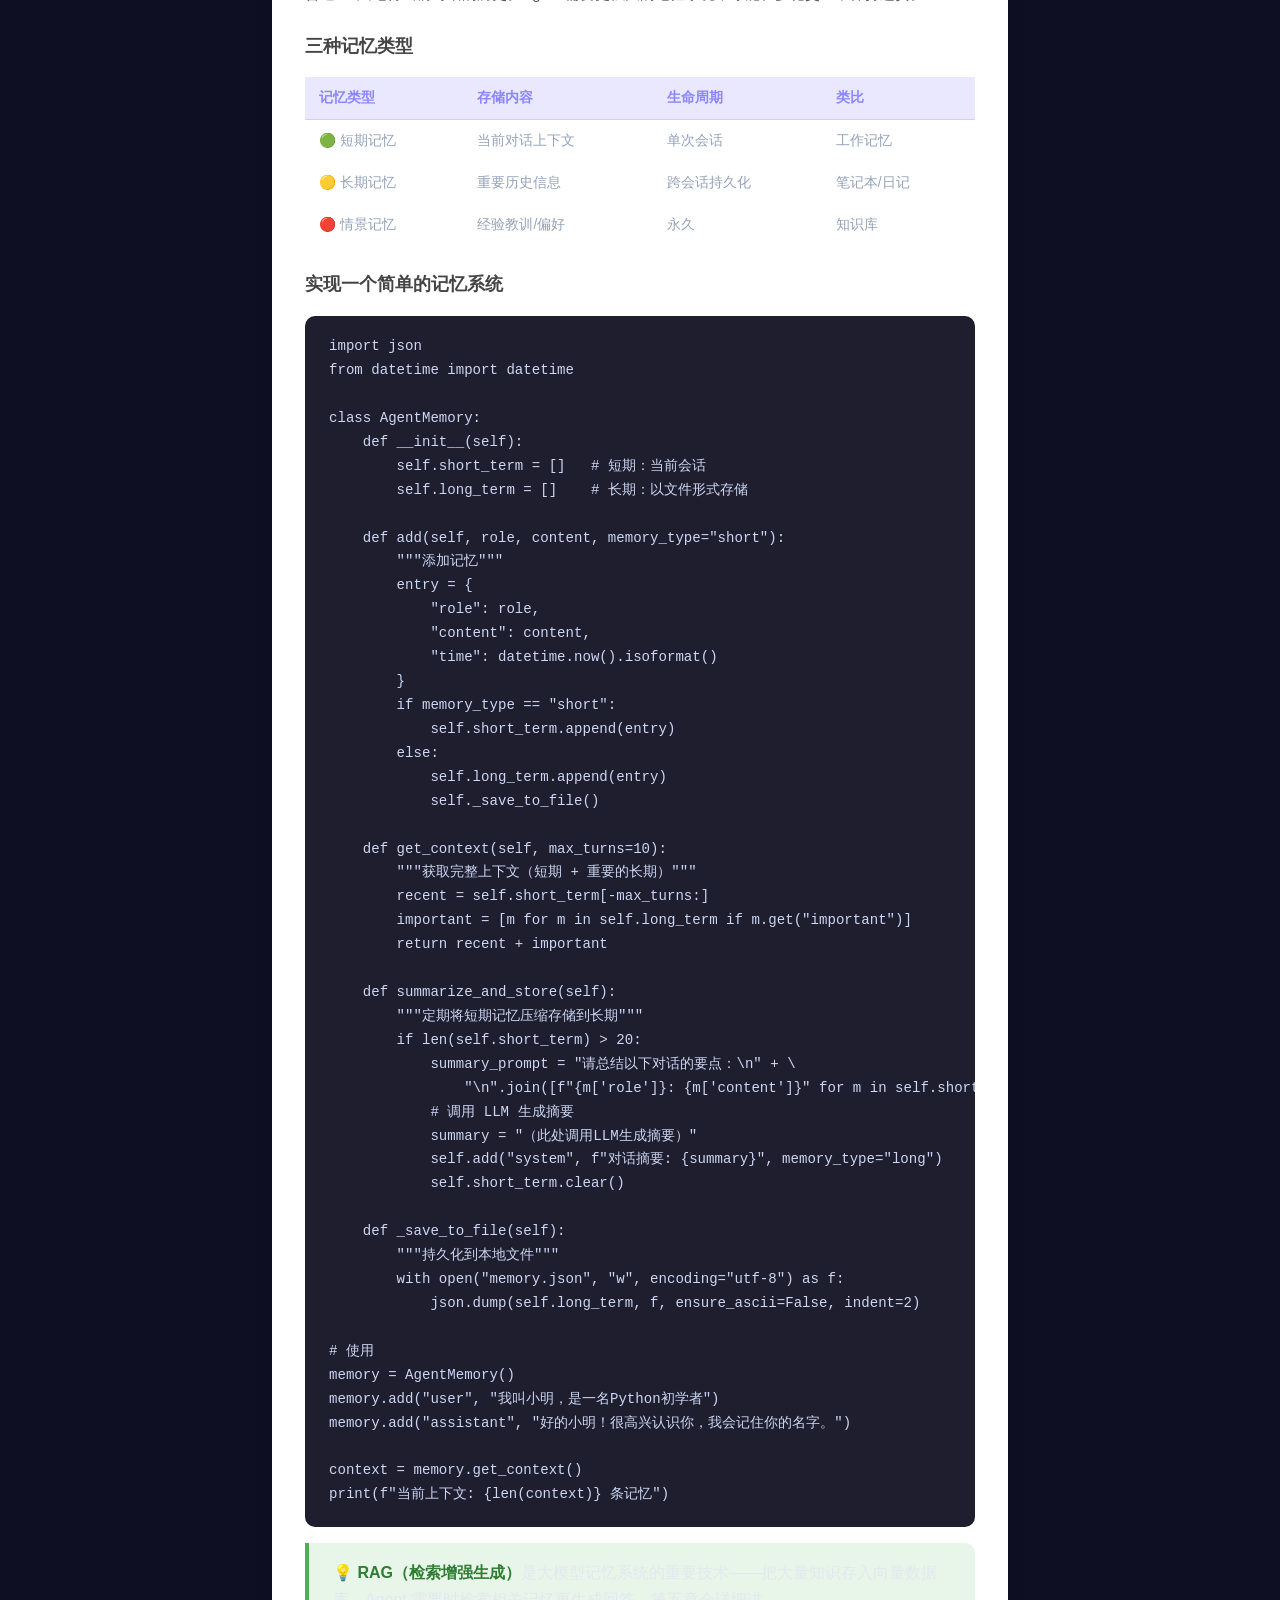
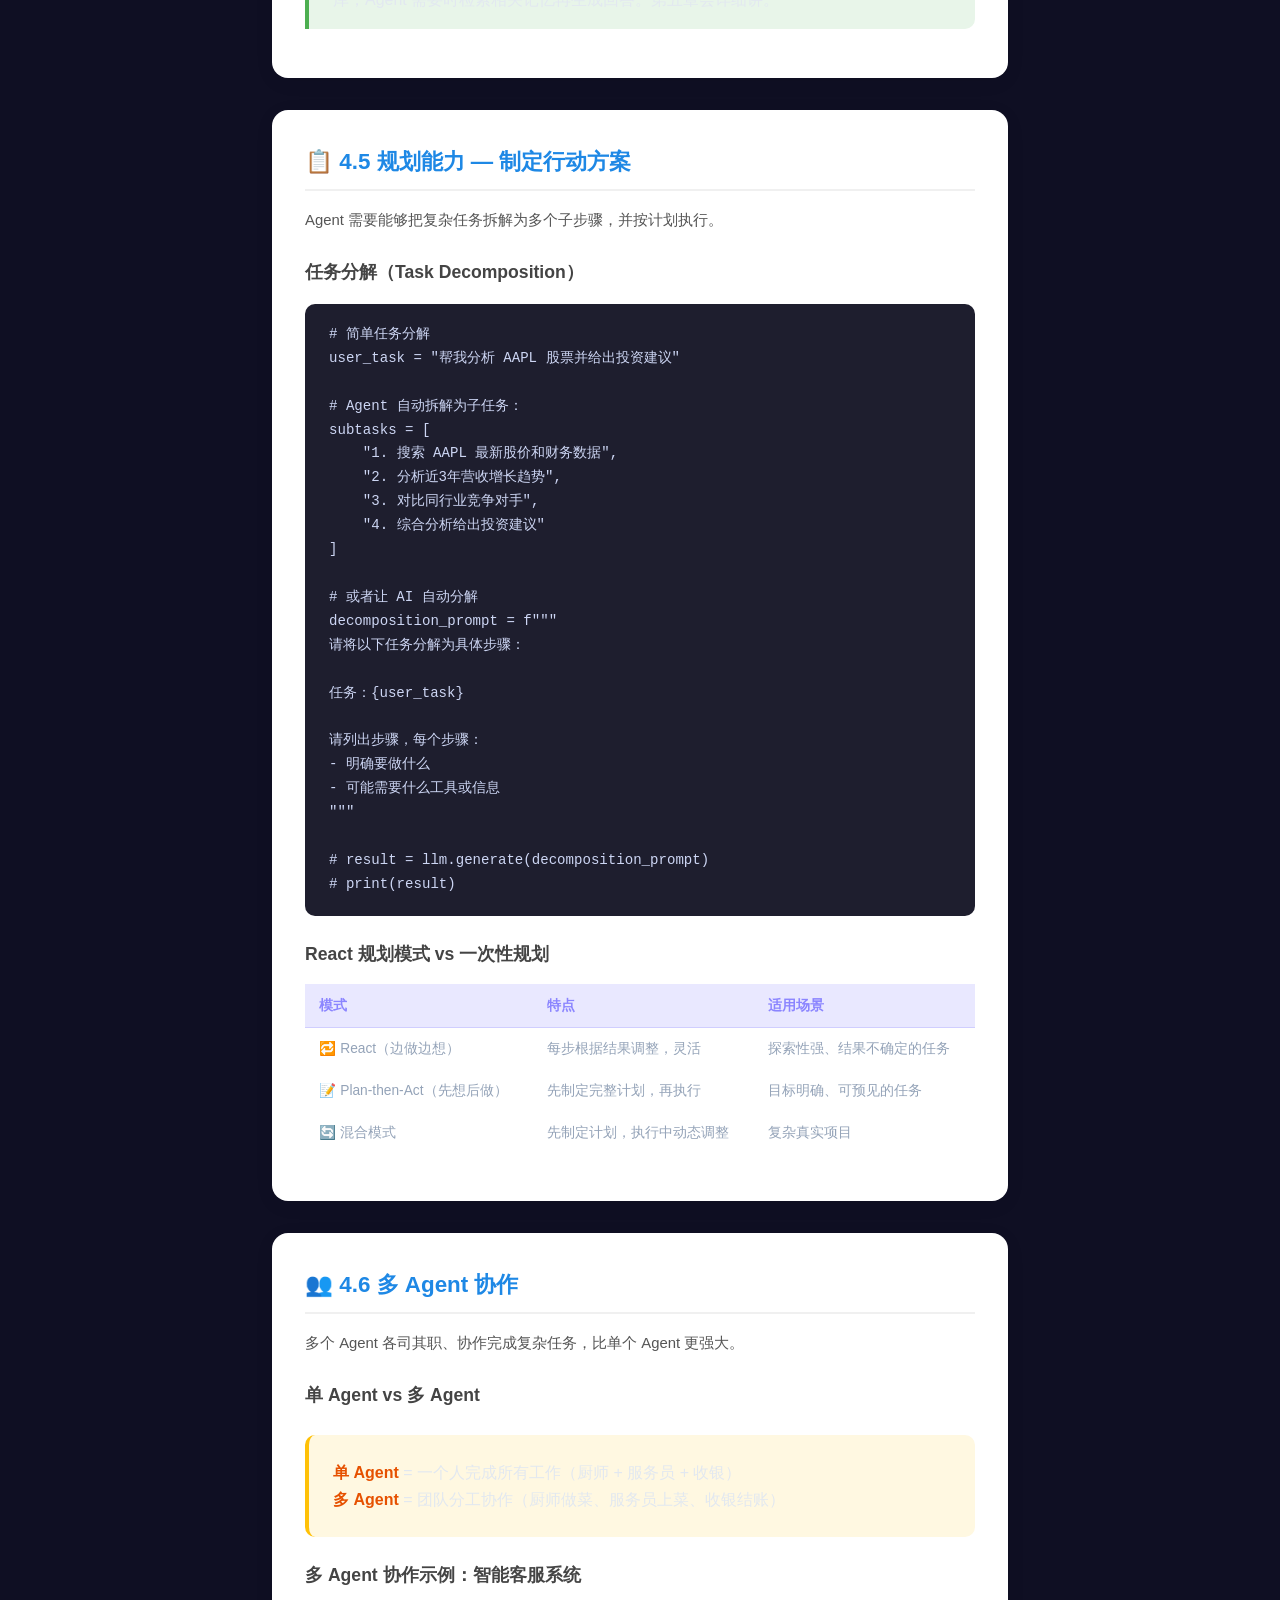
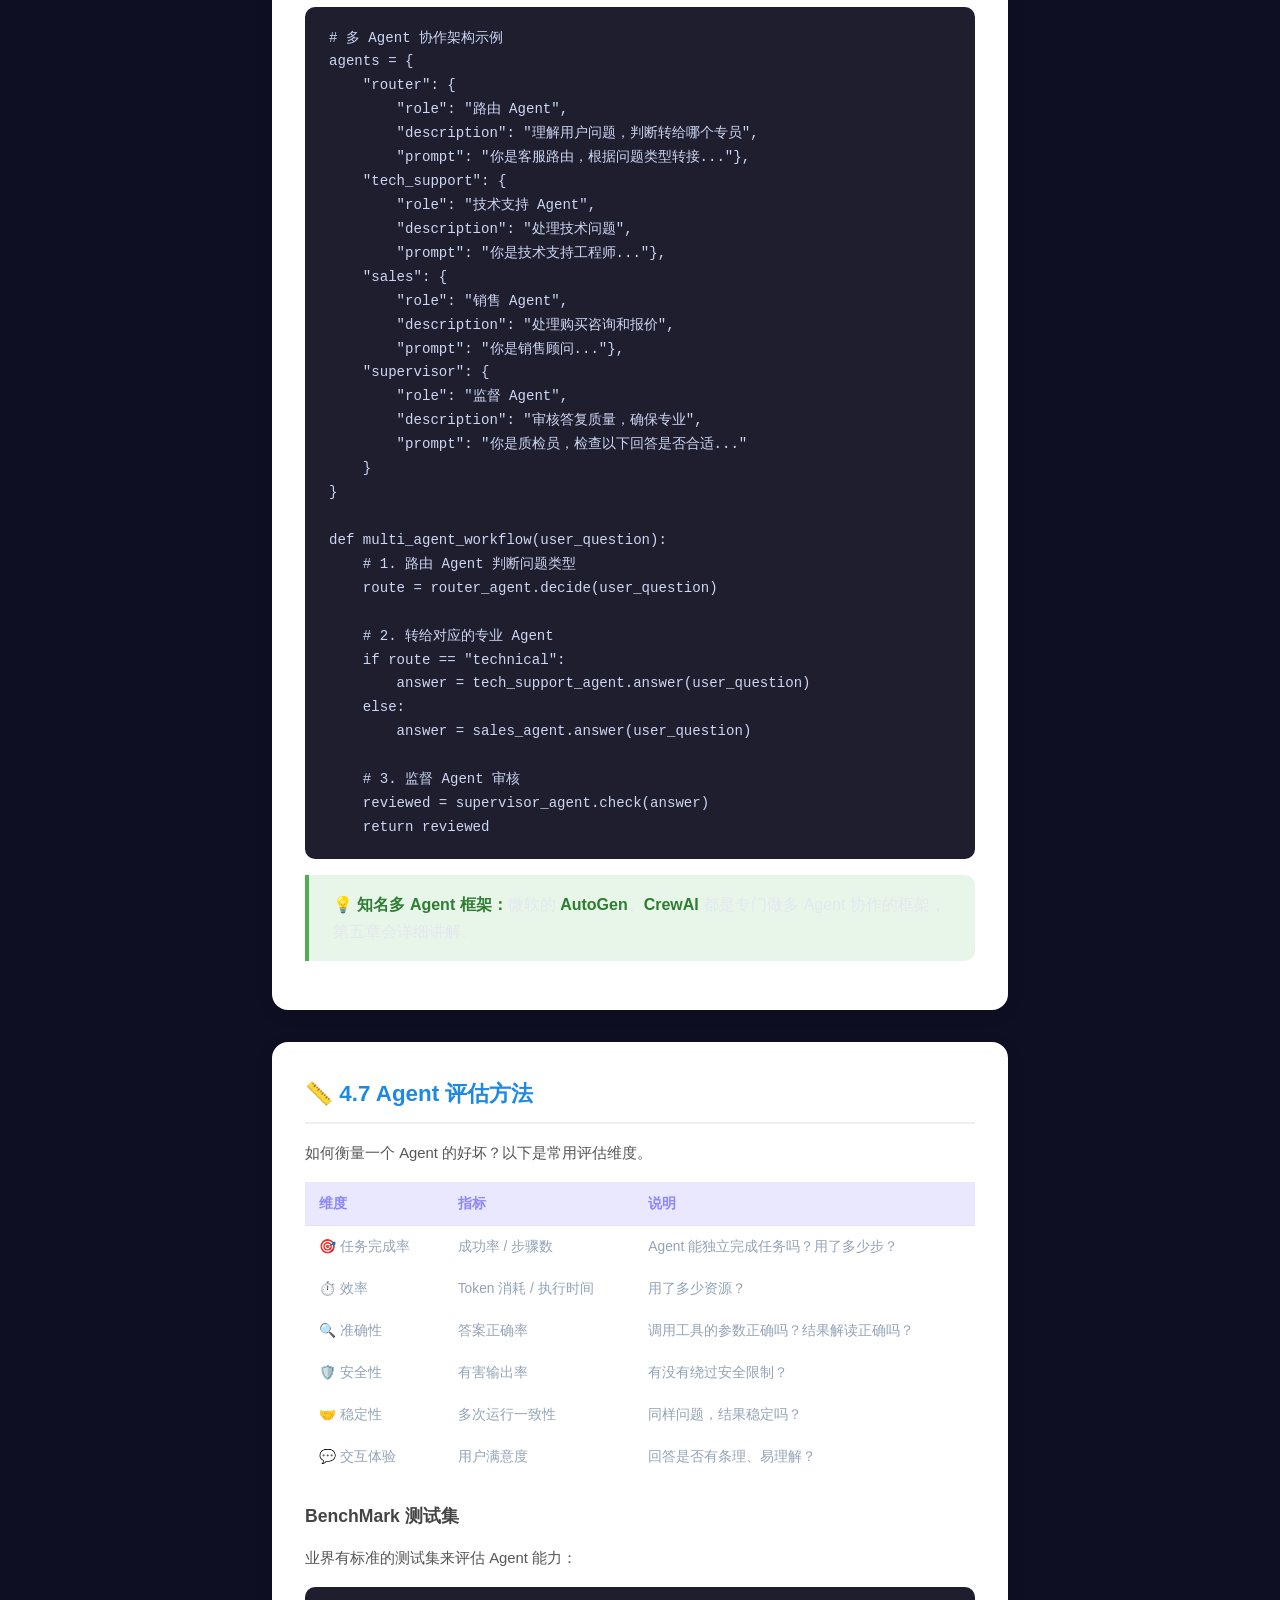
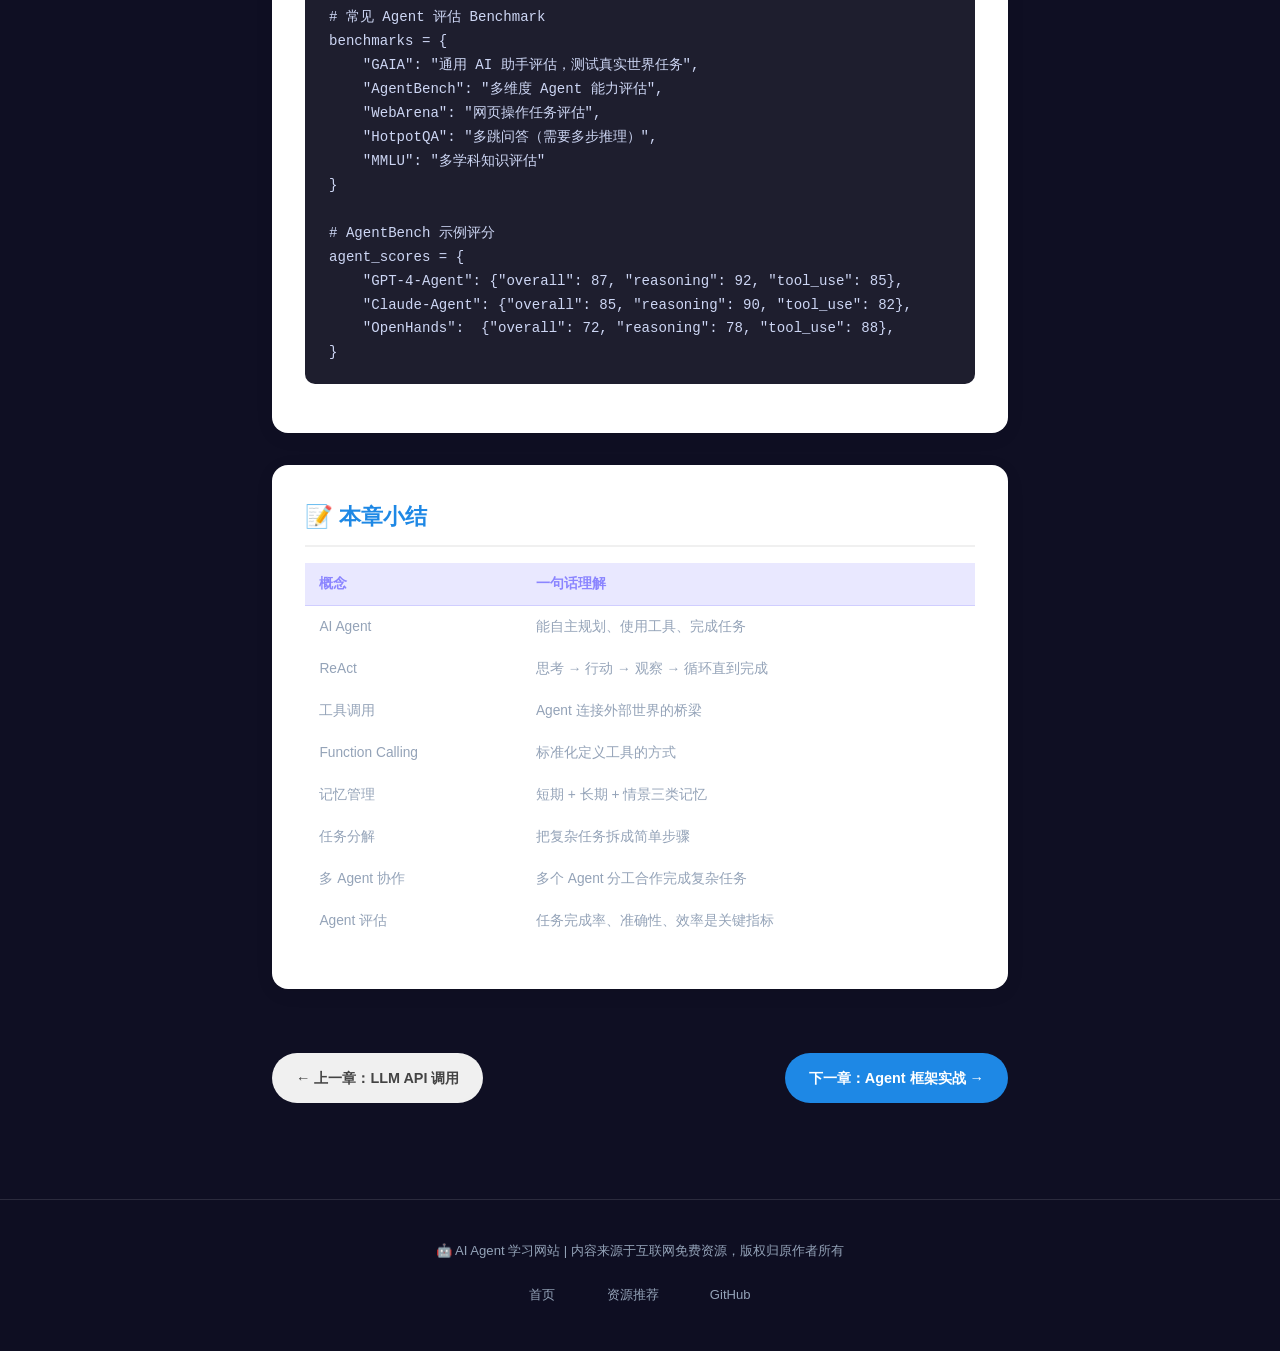
<file: chapter4.html>
<!DOCTYPE html>
<html lang="zh-CN">
<head>
    <meta charset="UTF-8">
    <meta name="viewport" content="width=device-width, initial-scale=1.0">
    <title>第四章：Agent核心原理 - AI Agent 学习网站</title>
    <link rel="stylesheet" href="css/style.css">
    <style>
        .chapter-header { background: linear-gradient(135deg, #1e88e5, #7c4dff); color: white; padding: 3rem 2rem; text-align: center; }
        .chapter-header h1 { font-size: 2.2rem; margin-bottom: 0.5rem; }
        .chapter-header .chapter-meta { display: flex; justify-content: center; gap: 2rem; margin-top: 1rem; font-size: 0.9rem; opacity: 0.9; }
        .chapter-content { padding: 4rem 0; }
        .chapter-content .container { max-width: 800px; margin: 0 auto; padding: 0 2rem; }
        .chapter-section { background: white; border-radius: 16px; padding: 2rem; margin-bottom: 2rem; box-shadow: 0 4px 20px rgba(0,0,0,0.06); }
        .chapter-section h2 { color: #1e88e5; font-size: 1.4rem; margin-bottom: 1rem; padding-bottom: 0.5rem; border-bottom: 2px solid #f0f0f0; }
        .chapter-section h3 { color: #444; font-size: 1.1rem; margin: 1.5rem 0 0.8rem; }
        .chapter-section p { color: #555; line-height: 1.8; margin-bottom: 1rem; }
        .code-block { background: #1e1e2e; color: #cdd6f4; padding: 1.2rem 1.5rem; border-radius: 10px; font-family: 'Courier New', monospace; font-size: 0.88rem; overflow-x: auto; margin: 1rem 0; line-height: 1.7; white-space: pre; }
        .highlight { background: #fff8e1; padding: 1.5rem; border-radius: 10px; border-left: 4px solid #ffc107; margin: 1.5rem 0; }
        .highlight strong { color: #e65100; }
        .tip-box { background: #e8f5e9; border-left: 4px solid #4caf50; padding: 1rem 1.5rem; border-radius: 0 10px 10px 0; margin: 1rem 0; }
        .tip-box strong { color: #2e7d32; }
        .agent-flow { background: #f5f3ff; border-radius: 12px; padding: 1.5rem; margin: 1.5rem 0; }
        .agent-flow h4 { color: #7c4dff; margin-bottom: 1rem; }
        .agent-step { display: flex; align-items: flex-start; gap: 1rem; margin-bottom: 1rem; }
        .step-icon { font-size: 1.5rem; width: 40px; height: 40px; background: #7c4dff; color: white; border-radius: 50%; display: flex; align-items: center; justify-content: center; font-size: 1.2rem; flex-shrink: 0; }
        .step-text { flex: 1; }
        .step-text strong { color: #333; }
        .step-text p { margin: 0.3rem 0 0; color: #666; font-size: 0.9rem; }
        .model-compare { width: 100%; border-collapse: collapse; margin: 1rem 0; }
        .model-compare th { background: #1e88e5; color: white; padding: 0.8rem; text-align: left; }
        .model-compare td { padding: 0.7rem; border-bottom: 1px solid #eee; }
        .model-compare tr:hover { background: #f5f9ff; }
        .nav-bottom { display: flex; justify-content: space-between; padding: 2rem 0; gap: 1rem; }
        .nav-btn { display: inline-block; padding: 0.8rem 1.5rem; border-radius: 50px; text-decoration: none; font-weight: 600; transition: transform 0.2s; font-size: 0.9rem; }
        .nav-btn:hover { transform: translateY(-2px); }
        .nav-btn.prev { background: #f0f0f0; color: #444; }
        .nav-btn.next { background: #1e88e5; color: white; }
    </style>
</head>
<body>
    <nav class="navbar">
        <div class="nav-container">
            <a href="index.html" class="nav-logo">🤖 AI Agent 学习</a>
            <ul class="nav-links">
                <li><a href="index.html">首页</a></li>
                <li><a href="roadmap.html">学习路线</a></li>
                <li><a href="chapter1.html">章节内容</a></li>
                <li><a href="quiz.html">小测验</a></li>
                <li><a href="faq.html">常见问题</a></li>
                <li><a href="demo.html">代码演示</a></li>
                <li><a href="stats.html">学习数据</a></li>
                            <li><a href="projects.html">实战项目</a></li>
            </ul>
        </div>
    </nav>

    <div class="chapter-header">
        <h1>⚙️ 第四章：Agent 核心原理</h1>
        <p>深入理解 AI Agent 的核心机制，掌握 ReAct、工具调用、记忆管理等关键技术</p>
        <div class="chapter-meta">
            <span>⏱ 预计学习时间：2周</span>
            <span>📊 难度：进阶</span>
        </div>
    </div>

    <section class="chapter-content">
        <div class="container">

            <!-- 什么是Agent -->
            <div class="chapter-section">
                <h2>🤖 4.1 什么是 AI Agent？</h2>
                <p><strong>AI Agent（人工智能代理）</strong>是一种能够自主感知环境、制定计划、调用工具并执行任务的智能系统。与普通 AI 对话不同，Agent 能主动做事，而不只是回答问题。</p>

                <div class="agent-flow">
                    <h4>🔄 Agent 工作循环</h4>
                    <div class="agent-step">
                        <div class="step-icon">👁️</div>
                        <div class="step-text">
                            <strong>感知（Perceive）</strong>
                            <p>接收用户输入和外部环境信息（工具返回结果）</p>
                        </div>
                    </div>
                    <div class="agent-step">
                        <div class="step-icon">💭</div>
                        <div class="step-text">
                            <strong>推理（Reason）</strong>
                            <p>分析任务，决定下一步行动（调用哪个工具）</p>
                        </div>
                    </div>
                    <div class="agent-step">
                        <div class="step-icon">⚡</div>
                        <div class="step-text">
                            <strong>行动（Act）</strong>
                            <p>调用工具获取结果（搜索、计算、代码执行等）</p>
                        </div>
                    </div>
                    <div class="agent-step">
                        <div class="step-icon">🔁</div>
                        <div class="step-text">
                            <strong>循环</strong>
                            <p>持续循环直到任务完成</p>
                        </div>
                    </div>
                </div>

                <h3>Agent 与普通 AI 的核心区别</h3>
                <table class="model-compare">
                    <tr><th>对比项</th><th>普通 AI（ChatGPT）</th><th>AI Agent</th></tr>
                    <tr><td>工作模式</td><td>一问一答</td><td>自主规划 + 循环执行</td></tr>
                    <tr><td>工具调用</td><td>❌ 不能</td><td>✅ 可以（搜索/计算/写代码）</td></tr>
                    <tr><td>多步骤任务</td><td>❌ 一次性回答</td><td>✅ 分步骤自主完成</td></tr>
                    <tr><td>访问互联网</td><td>❌ 知识有限</td><td>✅ 可以（配合搜索工具）</td></tr>
                    <tr><td>执行代码</td><td>❌ 只能展示</td><td>✅ 真实执行</td></tr>
                    <tr><td>记忆</td><td>仅当前对话</td><td>✅ 可持久化存储</td></tr>
                </table>
            </div>

            <!-- ReAct框架 -->
            <div class="chapter-section">
                <h2>🧠 4.2 ReAct 框架 — 推理与行动的结合</h2>
                <p><strong>ReAct = Reasoning（推理）+ Acting（行动）</strong>。这是最经典的 Agent 推理框架，核心思想是：<strong>思考 → 行动 → 观察 → 思考 → ... → 完成</strong></p>

                <div class="code-block"># ReAct 循环的伪代码
def react_loop(task):
    observation = ""  # 初始观察（用户输入）
    
    for step in range(max_steps):
        # 1. Thought（思考）：根据当前情况决定做什么
        thought = llm.think(
            context=conversation_history,
            observation=observation,
            available_tools=tools
        )
        
        # 2. Action（行动）：执行思考决定的动作
        if thought.action == "search":
            observation = search(thought.query)
        elif thought.action == "calculate":
            observation = calculate(thought.expression)
        elif thought.action == "finish":
            return thought.result  # 任务完成
        
        # 3. 将思考和结果加入历史，循环</div>

                <h3>ReAct 示例：让 Agent 查天气并回答</h3>
                <div class="code-block"># 用户问题："北京今天适合出门吗？"
# Agent 思考过程（可见）：

[Thought] 我需要知道北京的天气情况才能回答。
         可以调用天气工具获取实时信息。
[Action] call_tool("get_weather", city="北京")
[Observation] 北京：温度18°C，多云，空气质量良好

[Thought] 根据天气信息，北京今天天气不错，适宜出门。
         可以给用户一个完整的建议。
[Final Answer] 北京今天天气良好（18°C，多云），非常适合出门活动！

# 用户问题："帮我查下 GPT-4 的发布时间"
[Thought] 这是一个事实性问题，需要搜索最新信息。
[Action] call_tool("search", query="GPT-4 发布时间")
[Observation] GPT-4 于 2023 年 3 月 14 日由 OpenAI 发布。

[Thought] 找到了答案，可以直接回复用户。
[Final Answer] GPT-4 于 2023 年 3 月 14 日发布，距今约 X 年。</div>

                <div class="tip-box"><strong>💡 为什么 ReAct 有效？</strong>ReAct 让 AI 模拟人类的思考过程——先想想该怎么做，再动手，然后根据结果调整下一步。这种"慢思考"比直接回答复杂问题更准确！</div>
            </div>

            <!-- 工具调用 -->
            <div class="chapter-section">
                <h2>🛠️ 4.3 工具调用 — Agent 的超能力</h2>
                <p>工具是 Agent 与外部世界交互的桥梁。通过调用工具，Agent 可以做普通 AI 完全做不到的事情。</p>

                <h3>常见工具类型</h3>
                <table class="model-compare">
                    <tr><th>工具类型</th><th>功能</th><th>示例</th></tr>
                    <tr><td>🔍 搜索工具</td><td>访问互联网获取最新信息</td><td>Bing Search、Google</td></tr>
                    <tr><td>💻 代码执行</td><td>运行代码获取计算结果</td><td>Python REOL、Bash</td></tr>
                    <tr><td>📄 文件操作</td><td>读写本地文件</td><td>Read/Write File</td></tr>
                    <tr><td>🌐 网页访问</td><td>抓取网页内容</td><td>Browser、Scraper</td></tr>
                    <tr><td>📧 邮件工具</td><td>发送/读取邮件</td><td>Email Send/Gmail</td></tr>
                    <tr><td>📊 数据库</td><td>查询/操作数据库</td><td>SQL Query</td></tr>
                    <tr><td>🔧 自定义工具</td><td>根据需求开发</td><td>任何你能想到的功能</td></tr>
                </table>

                <h3>Function Calling — 定义自己的工具</h3>
                <div class="code-block"># 用 OpenAI Function Calling 定义一个"计算器"工具
import openai, json

tools = [
    {
        "name": "calculate",
        "description": "执行数学计算",
        "parameters": {
            "type": "object",
            "properties": {
                "expression": {
                    "type": "string",
                    "description": "数学表达式，如 '2+3*5' 或 '10**2'"
                }
            },
            "required": ["expression"]
        }
    },
    {
        "name": "get_weather",
        "description": "查询城市天气",
        "parameters": {
            "type": "object",
            "properties": {
                "city": {"type": "string", "description": "城市名称"}
            },
            "required": ["city"]
        }
    }
]

response = openai.ChatCompletion.create(
    model="gpt-4o",
    messages=[{"role": "user", "content": "计算 128 * 256，再查下上海天气"}],
    tools=[{"type": "function", "function": t} for t in tools]
)

# 解析 AI 返回的工具调用
for choice in response.choices:
    msg = choice.message
    if msg.tool_calls:
        for tool_call in msg.tool_calls:
            name = tool_call.function.name
            args = json.loads(tool_call.function.arguments)
            print(f"调用工具: {name}, 参数: {args}")</div>

                <div class="highlight">
                    <strong>🎯 核心思想：</strong>你可以给 Agent 定义任意工具！Agent 会在需要时自动判断该调用哪个工具。工具的定义方式就是描述"工具是做什么的"和"需要什么参数"。
                </div>
            </div>

            <!-- 记忆管理 -->
            <div class="chapter-section">
                <h2>🧠 4.4 记忆管理 — Agent 的"大脑"</h2>
                <p>普通 AI 只记得当前对话的历史。Agent 需要更强大的记忆系统，才能在多轮交互中保持连贯。</p>

                <h3>三种记忆类型</h3>
                <table class="model-compare">
                    <tr><th>记忆类型</th><th>存储内容</th><th>生命周期</th><th>类比</th></tr>
                    <tr><td>🟢 短期记忆</td><td>当前对话上下文</td><td>单次会话</td><td>工作记忆</td></tr>
                    <tr><td>🟡 长期记忆</td><td>重要历史信息</td><td>跨会话持久化</td><td>笔记本/日记</td></tr>
                    <tr><td>🔴 情景记忆</td><td>经验教训/偏好</td><td>永久</td><td>知识库</td></tr>
                </table>

                <h3>实现一个简单的记忆系统</h3>
                <div class="code-block">import json
from datetime import datetime

class AgentMemory:
    def __init__(self):
        self.short_term = []   # 短期：当前会话
        self.long_term = []    # 长期：以文件形式存储
    
    def add(self, role, content, memory_type="short"):
        """添加记忆"""
        entry = {
            "role": role,
            "content": content,
            "time": datetime.now().isoformat()
        }
        if memory_type == "short":
            self.short_term.append(entry)
        else:
            self.long_term.append(entry)
            self._save_to_file()
    
    def get_context(self, max_turns=10):
        """获取完整上下文（短期 + 重要的长期）"""
        recent = self.short_term[-max_turns:]
        important = [m for m in self.long_term if m.get("important")]
        return recent + important
    
    def summarize_and_store(self):
        """定期将短期记忆压缩存储到长期"""
        if len(self.short_term) > 20:
            summary_prompt = "请总结以下对话的要点：\n" + \
                "\n".join([f"{m['role']}: {m['content']}" for m in self.short_term])
            # 调用 LLM 生成摘要
            summary = "（此处调用LLM生成摘要）"
            self.add("system", f"对话摘要: {summary}", memory_type="long")
            self.short_term.clear()
    
    def _save_to_file(self):
        """持久化到本地文件"""
        with open("memory.json", "w", encoding="utf-8") as f:
            json.dump(self.long_term, f, ensure_ascii=False, indent=2)

# 使用
memory = AgentMemory()
memory.add("user", "我叫小明，是一名Python初学者")
memory.add("assistant", "好的小明！很高兴认识你，我会记住你的名字。")

context = memory.get_context()
print(f"当前上下文: {len(context)} 条记忆")</div>

                <div class="tip-box"><strong>💡 RAG（检索增强生成）</strong>是大模型记忆系统的重要技术——把大量知识存入向量数据库，Agent 需要时检索相关记忆再生成回答。第五章会详细讲。</div>
            </div>

            <!-- Planning -->
            <div class="chapter-section">
                <h2>📋 4.5 规划能力 — 制定行动方案</h2>
                <p>Agent 需要能够把复杂任务拆解为多个子步骤，并按计划执行。</p>

                <h3>任务分解（Task Decomposition）</h3>
                <div class="code-block"># 简单任务分解
user_task = "帮我分析 AAPL 股票并给出投资建议"

# Agent 自动拆解为子任务：
subtasks = [
    "1. 搜索 AAPL 最新股价和财务数据",
    "2. 分析近3年营收增长趋势",
    "3. 对比同行业竞争对手",
    "4. 综合分析给出投资建议"
]

# 或者让 AI 自动分解
decomposition_prompt = f"""
请将以下任务分解为具体步骤：

任务：{user_task}

请列出步骤，每个步骤：
- 明确要做什么
- 可能需要什么工具或信息
"""

# result = llm.generate(decomposition_prompt)
# print(result)</div>

                <h3>React 规划模式 vs 一次性规划</h3>
                <table class="model-compare">
                    <tr><th>模式</th><th>特点</th><th>适用场景</th></tr>
                    <tr><td>🔁 React（边做边想）</td><td>每步根据结果调整，灵活</td><td>探索性强、结果不确定的任务</td></tr>
                    <tr><td>📝 Plan-then-Act（先想后做）</td><td>先制定完整计划，再执行</td><td>目标明确、可预见的任务</td></tr>
                    <tr><td>🔄 混合模式</td><td>先制定计划，执行中动态调整</td><td>复杂真实项目</td></tr>
                </table>
            </div>

            <!-- Multi-Agent -->
            <div class="chapter-section">
                <h2>👥 4.6 多 Agent 协作</h2>
                <p>多个 Agent 各司其职、协作完成复杂任务，比单个 Agent 更强大。</p>

                <h3>单 Agent vs 多 Agent</h3>
                <div class="highlight">
                    <strong>单 Agent</strong> = 一个人完成所有工作（厨师 + 服务员 + 收银）<br>
                    <strong>多 Agent</strong> = 团队分工协作（厨师做菜、服务员上菜、收银结账）
                </div>

                <h3>多 Agent 协作示例：智能客服系统</h3>
                <div class="code-block"># 多 Agent 协作架构示例
agents = {
    "router": {
        "role": "路由 Agent",
        "description": "理解用户问题，判断转给哪个专员",
        "prompt": "你是客服路由，根据问题类型转接..."},
    "tech_support": {
        "role": "技术支持 Agent",
        "description": "处理技术问题",
        "prompt": "你是技术支持工程师..."},
    "sales": {
        "role": "销售 Agent",
        "description": "处理购买咨询和报价",
        "prompt": "你是销售顾问..."},
    "supervisor": {
        "role": "监督 Agent",
        "description": "审核答复质量，确保专业",
        "prompt": "你是质检员，检查以下回答是否合适..."
    }
}

def multi_agent_workflow(user_question):
    # 1. 路由 Agent 判断问题类型
    route = router_agent.decide(user_question)
    
    # 2. 转给对应的专业 Agent
    if route == "technical":
        answer = tech_support_agent.answer(user_question)
    else:
        answer = sales_agent.answer(user_question)
    
    # 3. 监督 Agent 审核
    reviewed = supervisor_agent.check(answer)
    return reviewed</div>

                <div class="tip-box"><strong>💡 知名多 Agent 框架：</strong>微软的 <strong>AutoGen</strong>、<strong>CrewAI</strong> 都是专门做多 Agent 协作的框架，第五章会详细讲解。</div>
            </div>

            <!-- 评估方法 -->
            <div class="chapter-section">
                <h2>📏 4.7 Agent 评估方法</h2>
                <p>如何衡量一个 Agent 的好坏？以下是常用评估维度。</p>

                <table class="model-compare">
                    <tr><th>维度</th><th>指标</th><th>说明</th></tr>
                    <tr><td>🎯 任务完成率</td><td>成功率 / 步骤数</td><td>Agent 能独立完成任务吗？用了多少步？</td></tr>
                    <tr><td>⏱️ 效率</td><td>Token 消耗 / 执行时间</td><td>用了多少资源？</td></tr>
                    <tr><td>🔍 准确性</td><td>答案正确率</td><td>调用工具的参数正确吗？结果解读正确吗？</td></tr>
                    <tr><td>🛡️ 安全性</td><td>有害输出率</td><td>有没有绕过安全限制？</td></tr>
                    <tr><td>🤝 稳定性</td><td>多次运行一致性</td><td>同样问题，结果稳定吗？</td></tr>
                    <tr><td>💬 交互体验</td><td>用户满意度</td><td>回答是否有条理、易理解？</td></tr>
                </table>

                <h3>BenchMark 测试集</h3>
                <p>业界有标准的测试集来评估 Agent 能力：</p>
                <div class="code-block"># 常见 Agent 评估 Benchmark
benchmarks = {
    "GAIA": "通用 AI 助手评估，测试真实世界任务",
    "AgentBench": "多维度 Agent 能力评估",
    "WebArena": "网页操作任务评估",
    "HotpotQA": "多跳问答（需要多步推理）",
    "MMLU": "多学科知识评估"
}

# AgentBench 示例评分
agent_scores = {
    "GPT-4-Agent": {"overall": 87, "reasoning": 92, "tool_use": 85},
    "Claude-Agent": {"overall": 85, "reasoning": 90, "tool_use": 82},
    "OpenHands":  {"overall": 72, "reasoning": 78, "tool_use": 88},
}</div>
            </div>

            <!-- 小结 -->
            <div class="chapter-section">
                <h2>📝 本章小结</h2>
                <table class="model-compare">
                    <tr><th>概念</th><th>一句话理解</th></tr>
                    <tr><td>AI Agent</td><td>能自主规划、使用工具、完成任务</td></tr>
                    <tr><td>ReAct</td><td>思考 → 行动 → 观察 → 循环直到完成</td></tr>
                    <tr><td>工具调用</td><td>Agent 连接外部世界的桥梁</td></tr>
                    <tr><td>Function Calling</td><td>标准化定义工具的方式</td></tr>
                    <tr><td>记忆管理</td><td>短期 + 长期 + 情景三类记忆</td></tr>
                    <tr><td>任务分解</td><td>把复杂任务拆成简单步骤</td></tr>
                    <tr><td>多 Agent 协作</td><td>多个 Agent 分工合作完成复杂任务</td></tr>
                    <tr><td>Agent 评估</td><td>任务完成率、准确性、效率是关键指标</td></tr>
                </table>
            </div>

            <!-- 导航 -->
            <div class="nav-bottom">
                <a href="chapter3.html" class="nav-btn prev">← 上一章：LLM API 调用</a>
                <a href="chapter5.html" class="nav-btn next" style="background:#1e88e5;">下一章：Agent 框架实战 →</a>
            </div>

        </div>
    </section>

    <footer class="footer">
        <div class="container">
            <p>🤖 AI Agent 学习网站 | 内容来源于互联网免费资源，版权归原作者所有</p>
            <div class="footer-links">
                <a href="index.html">首页</a>
                <a href="resources.html">资源推荐</a>
                <a href="https://github.com/xkvscl/ai-learning-site" target="_blank">GitHub</a>
            </div>
        </div>
    </footer>
    <script src="js/animations.js"></script>
</body>
</html>
</file>
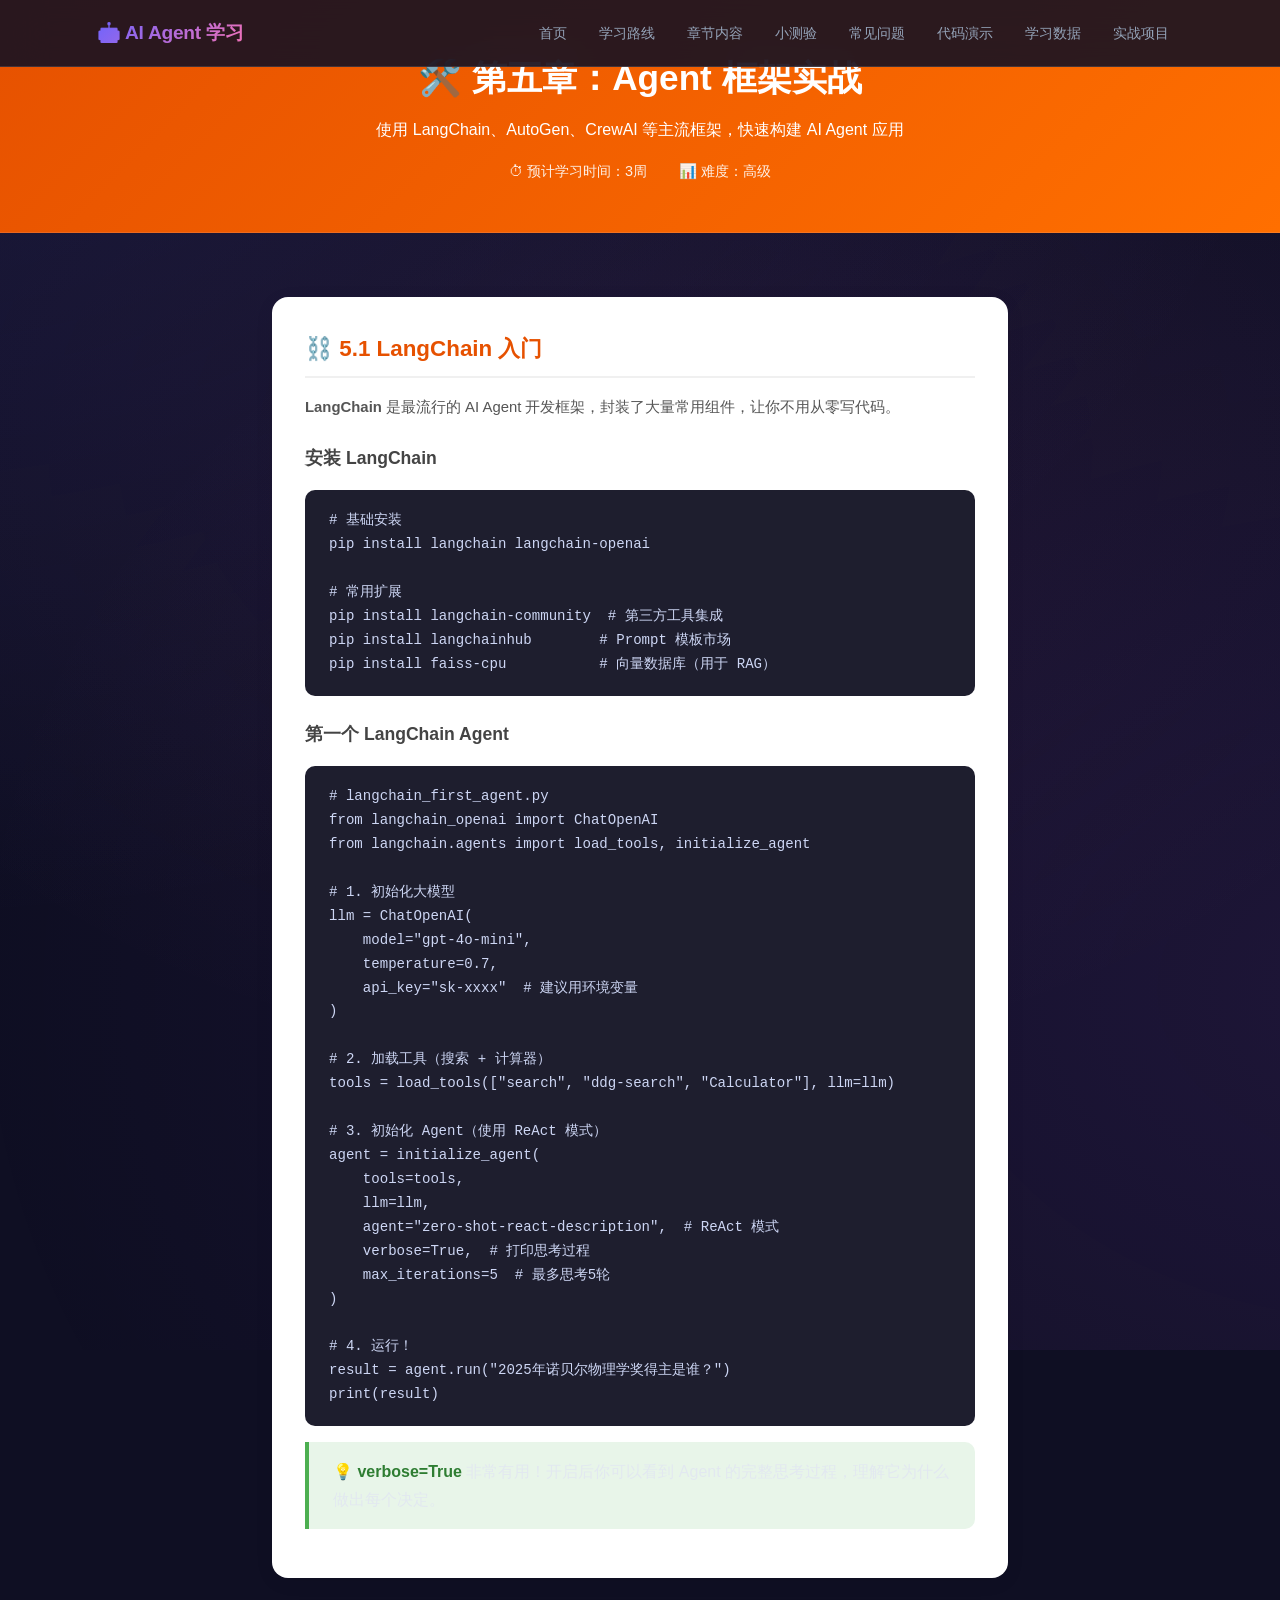
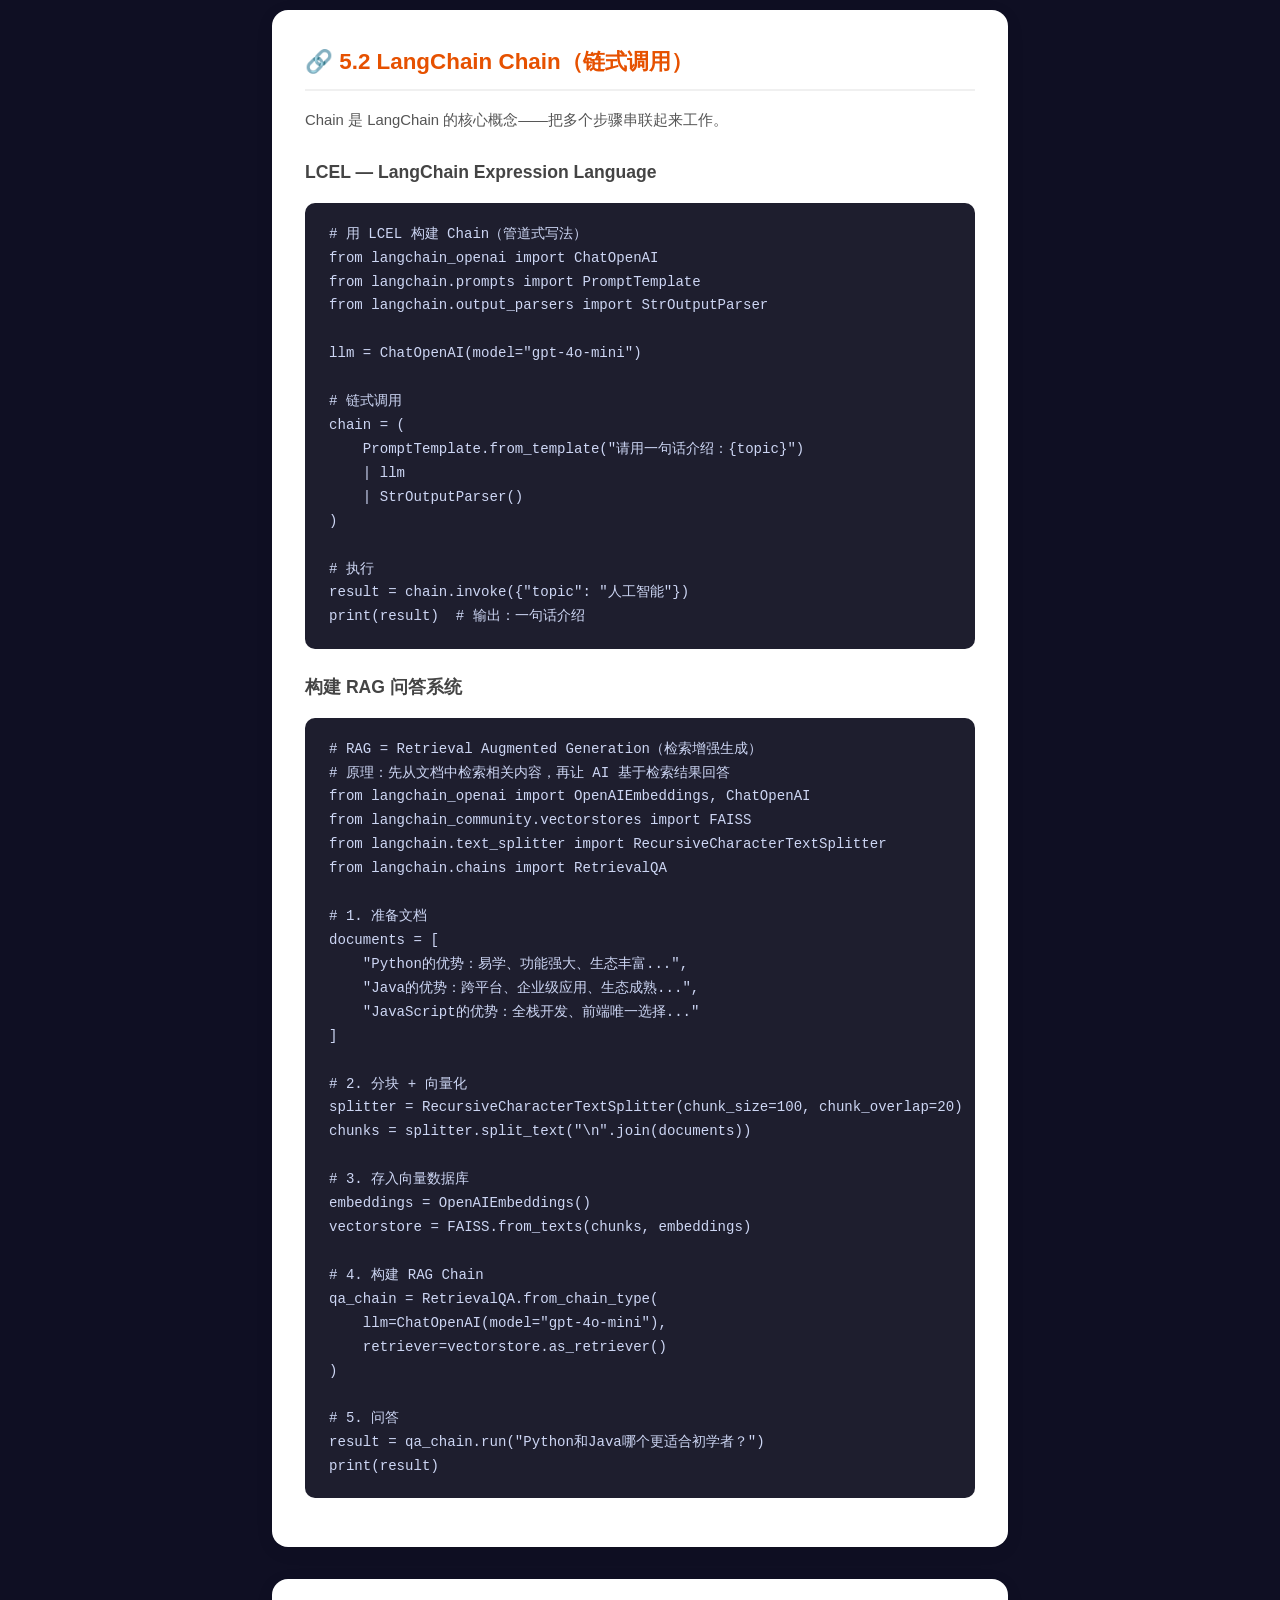
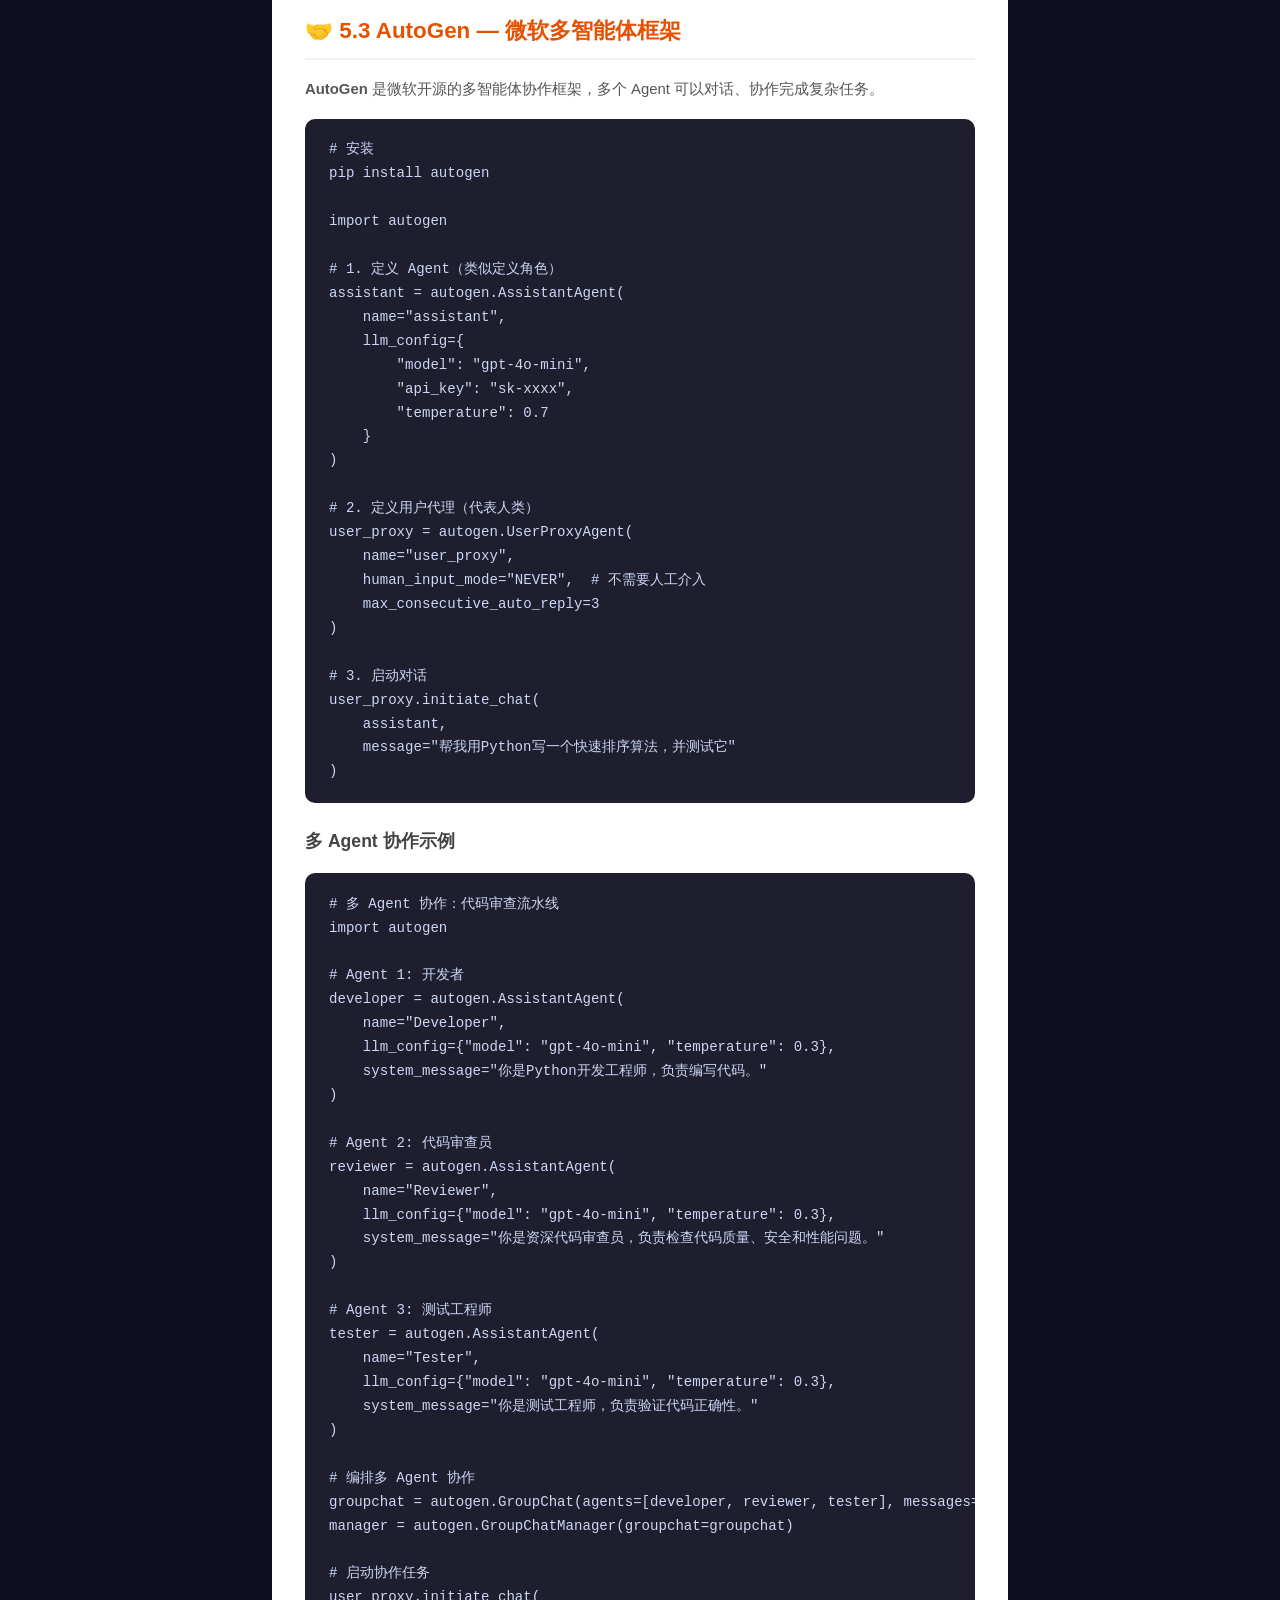
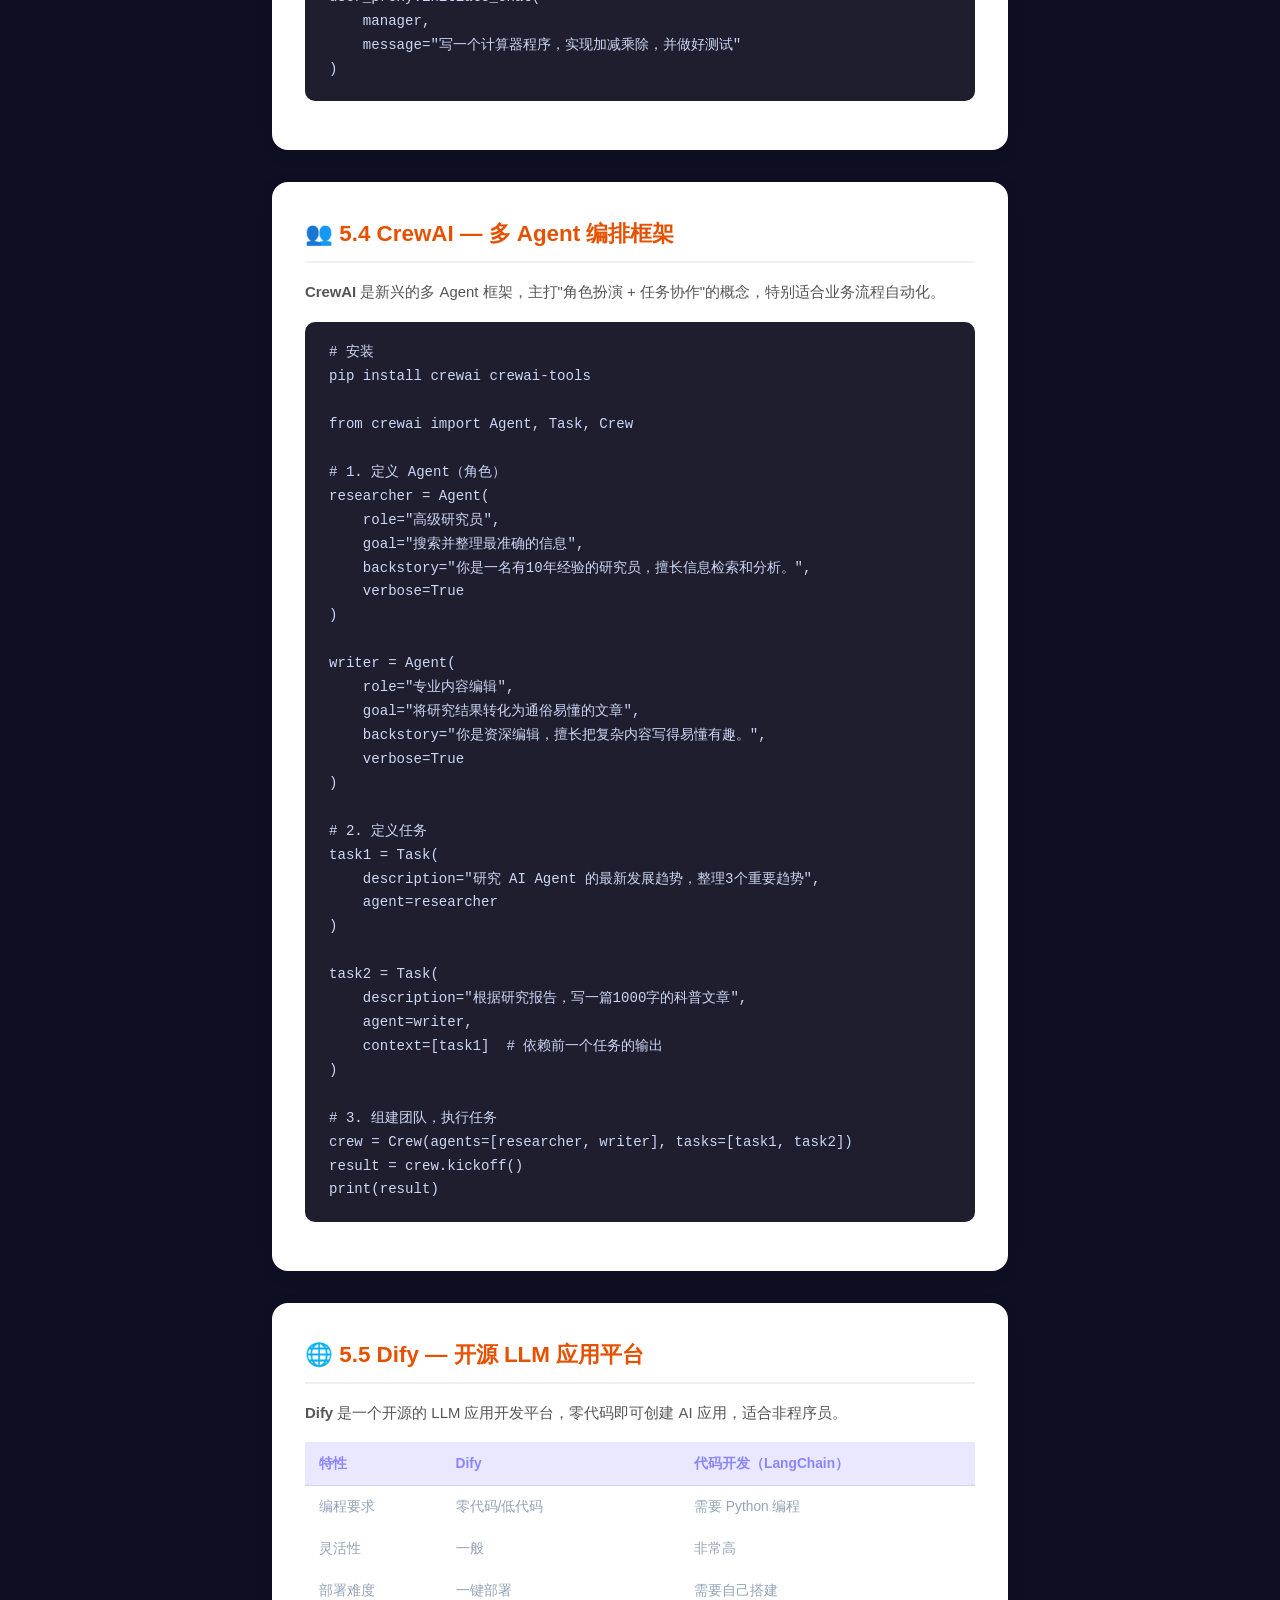
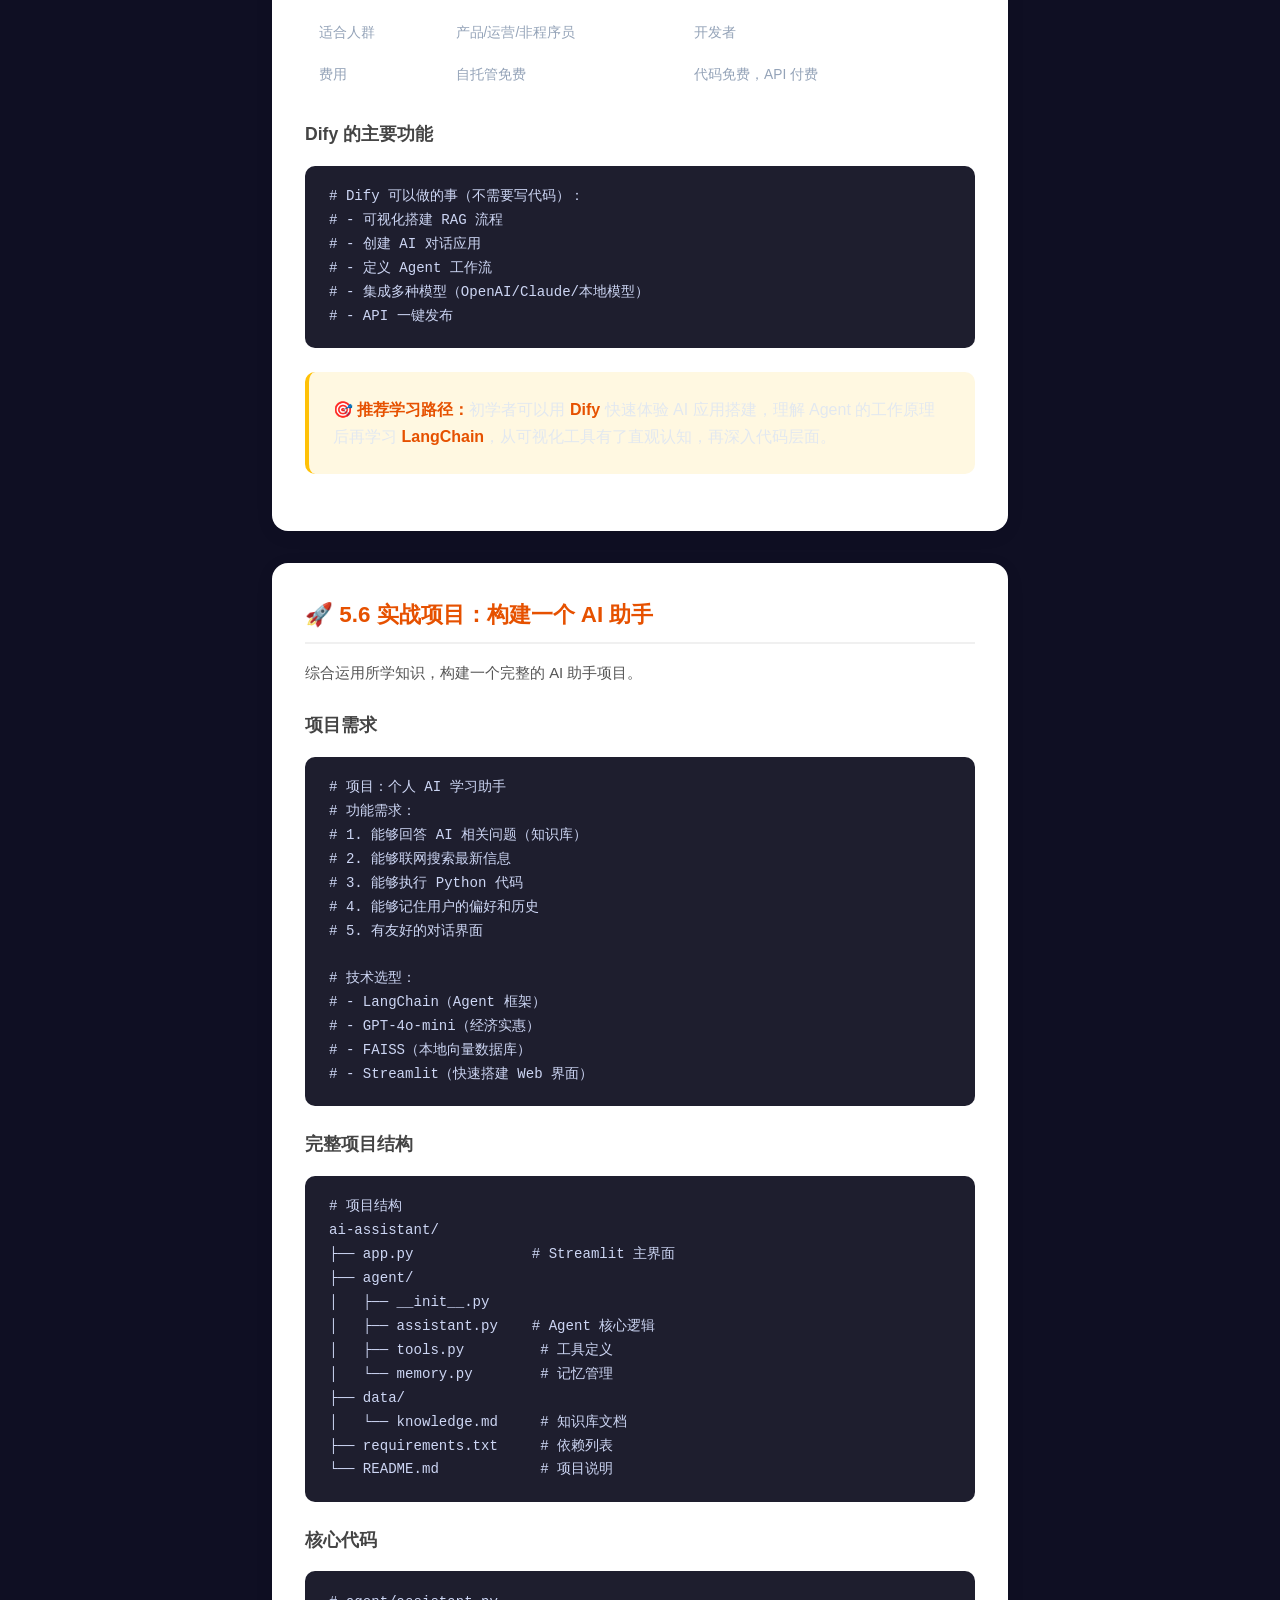
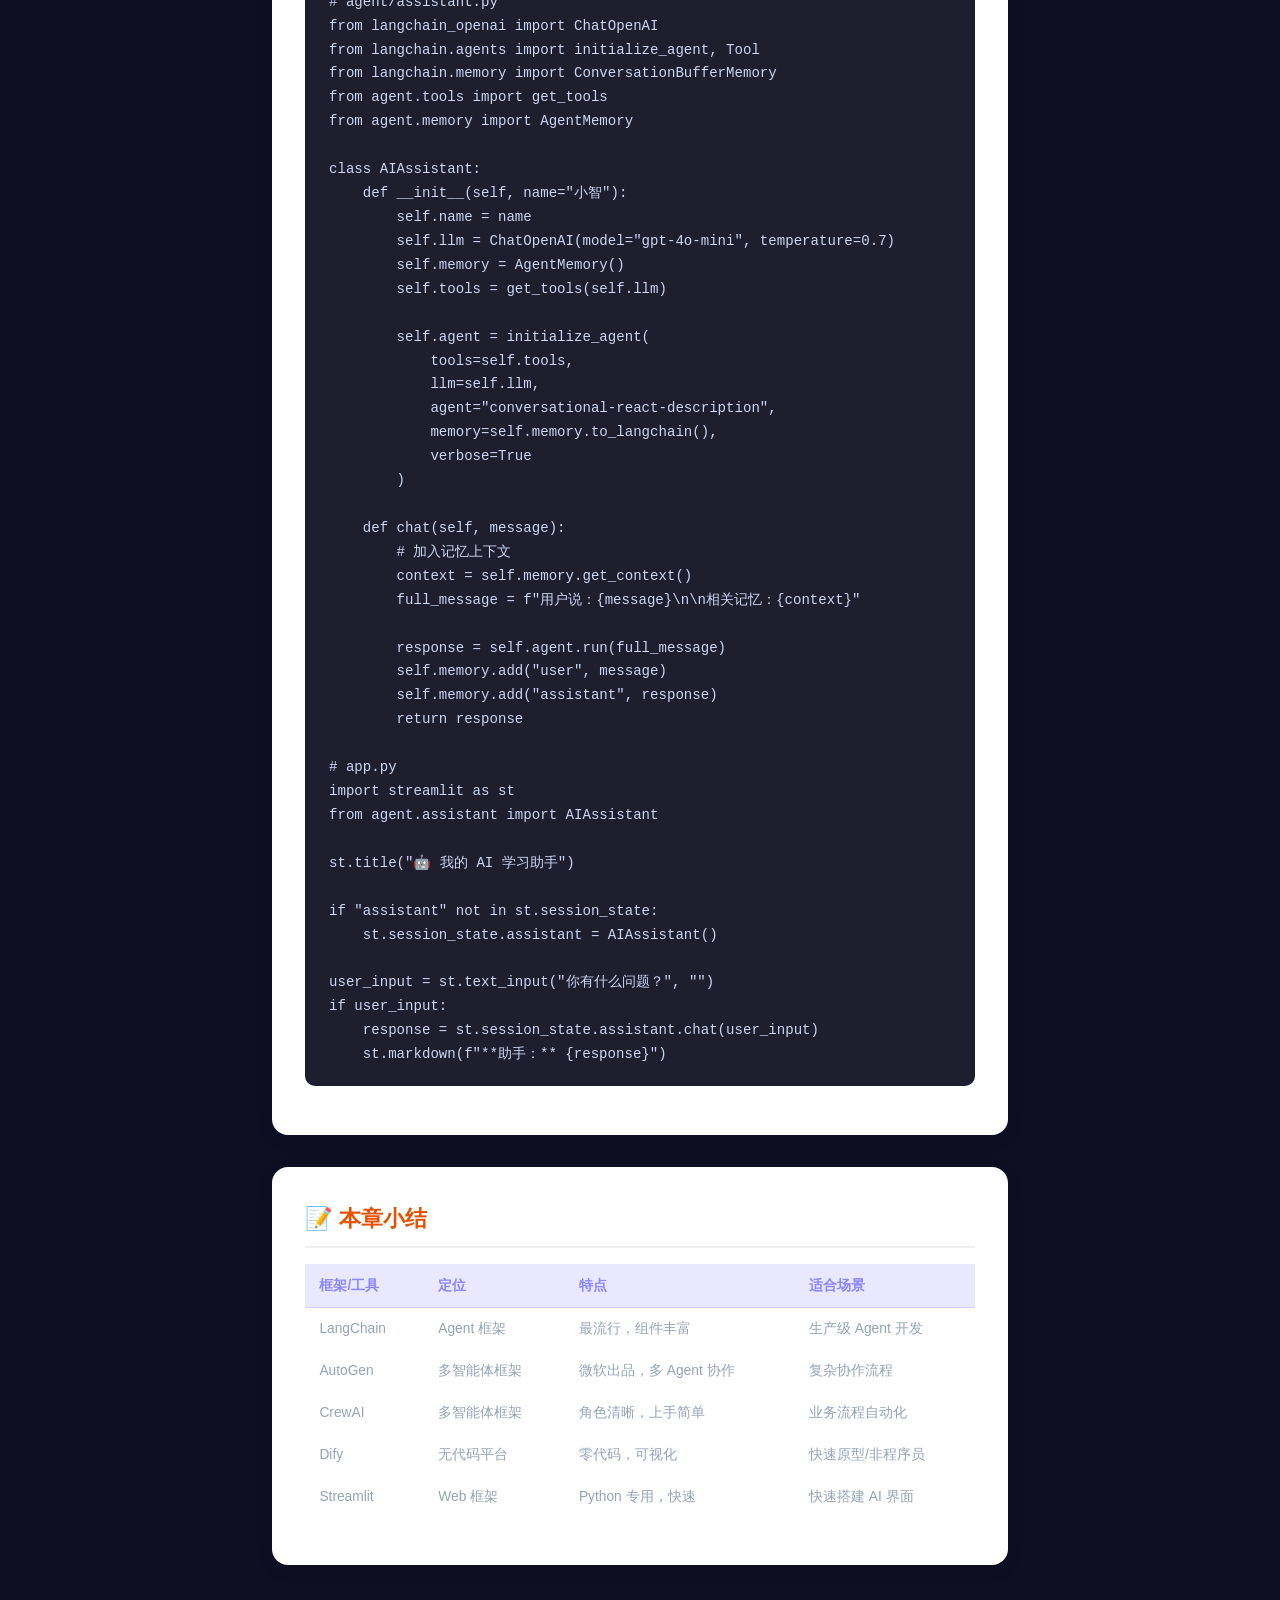
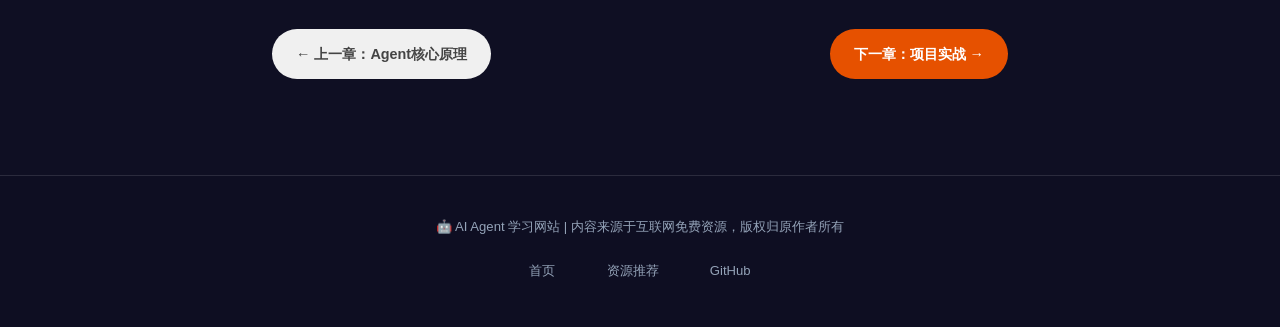
<file: chapter5.html>
<!DOCTYPE html>
<html lang="zh-CN">
<head>
    <meta charset="UTF-8">
    <meta name="viewport" content="width=device-width, initial-scale=1.0">
    <title>第五章：Agent框架实战 - AI Agent 学习网站</title>
    <link rel="stylesheet" href="css/style.css">
    <style>
        .chapter-header { background: linear-gradient(135deg, #e65100, #ff6f00); color: white; padding: 3rem 2rem; text-align: center; }
        .chapter-header h1 { font-size: 2.2rem; margin-bottom: 0.5rem; }
        .chapter-header .chapter-meta { display: flex; justify-content: center; gap: 2rem; margin-top: 1rem; font-size: 0.9rem; opacity: 0.9; }
        .chapter-content { padding: 4rem 0; }
        .chapter-content .container { max-width: 800px; margin: 0 auto; padding: 0 2rem; }
        .chapter-section { background: white; border-radius: 16px; padding: 2rem; margin-bottom: 2rem; box-shadow: 0 4px 20px rgba(0,0,0,0.06); }
        .chapter-section h2 { color: #e65100; font-size: 1.4rem; margin-bottom: 1rem; padding-bottom: 0.5rem; border-bottom: 2px solid #f0f0f0; }
        .chapter-section h3 { color: #444; font-size: 1.1rem; margin: 1.5rem 0 0.8rem; }
        .chapter-section p { color: #555; line-height: 1.8; margin-bottom: 1rem; }
        .code-block { background: #1e1e2e; color: #cdd6f4; padding: 1.2rem 1.5rem; border-radius: 10px; font-family: 'Courier New', monospace; font-size: 0.88rem; overflow-x: auto; margin: 1rem 0; line-height: 1.7; white-space: pre; }
        .highlight { background: #fff8e1; padding: 1.5rem; border-radius: 10px; border-left: 4px solid #ffc107; margin: 1.5rem 0; }
        .highlight strong { color: #e65100; }
        .tip-box { background: #e8f5e9; border-left: 4px solid #4caf50; padding: 1rem 1.5rem; border-radius: 0 10px 10px 0; margin: 1rem 0; }
        .tip-box strong { color: #2e7d32; }
        .framework-card { background: white; border: 2px solid #f0f0f0; border-radius: 16px; padding: 2rem; margin-bottom: 2rem; }
        .framework-header { display: flex; align-items: center; gap: 1rem; margin-bottom: 1rem; }
        .framework-logo { font-size: 2.5rem; }
        .framework-name { font-size: 1.5rem; font-weight: 700; color: #333; }
        .framework-company { color: #888; font-size: 0.9rem; }
        .model-compare { width: 100%; border-collapse: collapse; margin: 1rem 0; }
        .model-compare th { background: #e65100; color: white; padding: 0.8rem; text-align: left; }
        .model-compare td { padding: 0.7rem; border-bottom: 1px solid #eee; }
        .model-compare tr:hover { background: #fff8f5; }
        .nav-bottom { display: flex; justify-content: space-between; padding: 2rem 0; gap: 1rem; }
        .nav-btn { display: inline-block; padding: 0.8rem 1.5rem; border-radius: 50px; text-decoration: none; font-weight: 600; transition: transform 0.2s; font-size: 0.9rem; }
        .nav-btn:hover { transform: translateY(-2px); }
        .nav-btn.prev { background: #f0f0f0; color: #444; }
        .nav-btn.next { background: #e65100; color: white; }
    </style>
</head>
<body>
    <nav class="navbar">
        <div class="nav-container">
            <a href="index.html" class="nav-logo">🤖 AI Agent 学习</a>
            <ul class="nav-links">
                <li><a href="index.html">首页</a></li>
                <li><a href="roadmap.html">学习路线</a></li>
                <li><a href="chapter1.html">章节内容</a></li>
                <li><a href="quiz.html">小测验</a></li>
                <li><a href="faq.html">常见问题</a></li>
                <li><a href="demo.html">代码演示</a></li>
                <li><a href="stats.html">学习数据</a></li>
                            <li><a href="projects.html">实战项目</a></li>
            </ul>
        </div>
    </nav>

    <div class="chapter-header">
        <h1>🛠️ 第五章：Agent 框架实战</h1>
        <p>使用 LangChain、AutoGen、CrewAI 等主流框架，快速构建 AI Agent 应用</p>
        <div class="chapter-meta">
            <span>⏱ 预计学习时间：3周</span>
            <span>📊 难度：高级</span>
        </div>
    </div>

    <section class="chapter-content">
        <div class="container">

            <!-- LangChain -->
            <div class="chapter-section">
                <h2>⛓️ 5.1 LangChain 入门</h2>
                <p><strong>LangChain</strong> 是最流行的 AI Agent 开发框架，封装了大量常用组件，让你不用从零写代码。</p>

                <h3>安装 LangChain</h3>
                <div class="code-block"># 基础安装
pip install langchain langchain-openai

# 常用扩展
pip install langchain-community  # 第三方工具集成
pip install langchainhub        # Prompt 模板市场
pip install faiss-cpu           # 向量数据库（用于 RAG）</div>

                <h3>第一个 LangChain Agent</h3>
                <div class="code-block"># langchain_first_agent.py
from langchain_openai import ChatOpenAI
from langchain.agents import load_tools, initialize_agent

# 1. 初始化大模型
llm = ChatOpenAI(
    model="gpt-4o-mini",
    temperature=0.7,
    api_key="sk-xxxx"  # 建议用环境变量
)

# 2. 加载工具（搜索 + 计算器）
tools = load_tools(["search", "ddg-search", "Calculator"], llm=llm)

# 3. 初始化 Agent（使用 ReAct 模式）
agent = initialize_agent(
    tools=tools,
    llm=llm,
    agent="zero-shot-react-description",  # ReAct 模式
    verbose=True,  # 打印思考过程
    max_iterations=5  # 最多思考5轮
)

# 4. 运行！
result = agent.run("2025年诺贝尔物理学奖得主是谁？")
print(result)</div>

                <div class="tip-box"><strong>💡 verbose=True</strong> 非常有用！开启后你可以看到 Agent 的完整思考过程，理解它为什么做出每个决定。</div>
            </div>

            <!-- LangChain Chain -->
            <div class="chapter-section">
                <h2>🔗 5.2 LangChain Chain（链式调用）</h2>
                <p>Chain 是 LangChain 的核心概念——把多个步骤串联起来工作。</p>

                <h3>LCEL — LangChain Expression Language</h3>
                <div class="code-block"># 用 LCEL 构建 Chain（管道式写法）
from langchain_openai import ChatOpenAI
from langchain.prompts import PromptTemplate
from langchain.output_parsers import StrOutputParser

llm = ChatOpenAI(model="gpt-4o-mini")

# 链式调用
chain = (
    PromptTemplate.from_template("请用一句话介绍：{topic}")
    | llm
    | StrOutputParser()
)

# 执行
result = chain.invoke({"topic": "人工智能"})
print(result)  # 输出：一句话介绍</div>

                <h3>构建 RAG 问答系统</h3>
                <div class="code-block"># RAG = Retrieval Augmented Generation（检索增强生成）
# 原理：先从文档中检索相关内容，再让 AI 基于检索结果回答
from langchain_openai import OpenAIEmbeddings, ChatOpenAI
from langchain_community.vectorstores import FAISS
from langchain.text_splitter import RecursiveCharacterTextSplitter
from langchain.chains import RetrievalQA

# 1. 准备文档
documents = [
    "Python的优势：易学、功能强大、生态丰富...",
    "Java的优势：跨平台、企业级应用、生态成熟...",
    "JavaScript的优势：全栈开发、前端唯一选择..."
]

# 2. 分块 + 向量化
splitter = RecursiveCharacterTextSplitter(chunk_size=100, chunk_overlap=20)
chunks = splitter.split_text("\n".join(documents))

# 3. 存入向量数据库
embeddings = OpenAIEmbeddings()
vectorstore = FAISS.from_texts(chunks, embeddings)

# 4. 构建 RAG Chain
qa_chain = RetrievalQA.from_chain_type(
    llm=ChatOpenAI(model="gpt-4o-mini"),
    retriever=vectorstore.as_retriever()
)

# 5. 问答
result = qa_chain.run("Python和Java哪个更适合初学者？")
print(result)</div>
            </div>

            <!-- AutoGen -->
            <div class="chapter-section">
                <h2>🤝 5.3 AutoGen — 微软多智能体框架</h2>
                <p><strong>AutoGen</strong> 是微软开源的多智能体协作框架，多个 Agent 可以对话、协作完成复杂任务。</p>

                <div class="code-block"># 安装
pip install autogen

import autogen

# 1. 定义 Agent（类似定义角色）
assistant = autogen.AssistantAgent(
    name="assistant",
    llm_config={
        "model": "gpt-4o-mini",
        "api_key": "sk-xxxx",
        "temperature": 0.7
    }
)

# 2. 定义用户代理（代表人类）
user_proxy = autogen.UserProxyAgent(
    name="user_proxy",
    human_input_mode="NEVER",  # 不需要人工介入
    max_consecutive_auto_reply=3
)

# 3. 启动对话
user_proxy.initiate_chat(
    assistant,
    message="帮我用Python写一个快速排序算法，并测试它"
)</div>

                <h3>多 Agent 协作示例</h3>
                <div class="code-block"># 多 Agent 协作：代码审查流水线
import autogen

# Agent 1: 开发者
developer = autogen.AssistantAgent(
    name="Developer",
    llm_config={"model": "gpt-4o-mini", "temperature": 0.3},
    system_message="你是Python开发工程师，负责编写代码。"
)

# Agent 2: 代码审查员
reviewer = autogen.AssistantAgent(
    name="Reviewer",
    llm_config={"model": "gpt-4o-mini", "temperature": 0.3},
    system_message="你是资深代码审查员，负责检查代码质量、安全和性能问题。"
)

# Agent 3: 测试工程师
tester = autogen.AssistantAgent(
    name="Tester",
    llm_config={"model": "gpt-4o-mini", "temperature": 0.3},
    system_message="你是测试工程师，负责验证代码正确性。"
)

# 编排多 Agent 协作
groupchat = autogen.GroupChat(agents=[developer, reviewer, tester], messages=[])
manager = autogen.GroupChatManager(groupchat=groupchat)

# 启动协作任务
user_proxy.initiate_chat(
    manager,
    message="写一个计算器程序，实现加减乘除，并做好测试"
)</div>
            </div>

            <!-- CrewAI -->
            <div class="chapter-section">
                <h2>👥 5.4 CrewAI — 多 Agent 编排框架</h2>
                <p><strong>CrewAI</strong> 是新兴的多 Agent 框架，主打"角色扮演 + 任务协作"的概念，特别适合业务流程自动化。</p>

                <div class="code-block"># 安装
pip install crewai crewai-tools

from crewai import Agent, Task, Crew

# 1. 定义 Agent（角色）
researcher = Agent(
    role="高级研究员",
    goal="搜索并整理最准确的信息",
    backstory="你是一名有10年经验的研究员，擅长信息检索和分析。",
    verbose=True
)

writer = Agent(
    role="专业内容编辑",
    goal="将研究结果转化为通俗易懂的文章",
    backstory="你是资深编辑，擅长把复杂内容写得易懂有趣。",
    verbose=True
)

# 2. 定义任务
task1 = Task(
    description="研究 AI Agent 的最新发展趋势，整理3个重要趋势",
    agent=researcher
)

task2 = Task(
    description="根据研究报告，写一篇1000字的科普文章",
    agent=writer,
    context=[task1]  # 依赖前一个任务的输出
)

# 3. 组建团队，执行任务
crew = Crew(agents=[researcher, writer], tasks=[task1, task2])
result = crew.kickoff()
print(result)</div>
            </div>

            <!-- Dify -->
            <div class="chapter-section">
                <h2>🌐 5.5 Dify — 开源 LLM 应用平台</h2>
                <p><strong>Dify</strong> 是一个开源的 LLM 应用开发平台，零代码即可创建 AI 应用，适合非程序员。</p>

                <table class="model-compare">
                    <tr><th>特性</th><th>Dify</th><th>代码开发（LangChain）</th></tr>
                    <tr><td>编程要求</td><td>零代码/低代码</td><td>需要 Python 编程</td></tr>
                    <tr><td>灵活性</td><td>一般</td><td>非常高</td></tr>
                    <tr><td>部署难度</td><td>一键部署</td><td>需要自己搭建</td></tr>
                    <tr><td>适合人群</td><td>产品/运营/非程序员</td><td>开发者</td></tr>
                    <tr><td>费用</td><td>自托管免费</td><td>代码免费，API 付费</td></tr>
                </table>

                <h3>Dify 的主要功能</h3>
                <div class="code-block"># Dify 可以做的事（不需要写代码）：
# - 可视化搭建 RAG 流程
# - 创建 AI 对话应用
# - 定义 Agent 工作流
# - 集成多种模型（OpenAI/Claude/本地模型）
# - API 一键发布</div>

                <div class="highlight">
                    <strong>🎯 推荐学习路径：</strong>初学者可以用 <strong>Dify</strong> 快速体验 AI 应用搭建，理解 Agent 的工作原理后再学习 <strong>LangChain</strong>，从可视化工具有了直观认知，再深入代码层面。
                </div>
            </div>

            <!-- 项目实战 -->
            <div class="chapter-section">
                <h2>🚀 5.6 实战项目：构建一个 AI 助手</h2>
                <p>综合运用所学知识，构建一个完整的 AI 助手项目。</p>

                <h3>项目需求</h3>
                <div class="code-block"># 项目：个人 AI 学习助手
# 功能需求：
# 1. 能够回答 AI 相关问题（知识库）
# 2. 能够联网搜索最新信息
# 3. 能够执行 Python 代码
# 4. 能够记住用户的偏好和历史
# 5. 有友好的对话界面

# 技术选型：
# - LangChain（Agent 框架）
# - GPT-4o-mini（经济实惠）
# - FAISS（本地向量数据库）
# - Streamlit（快速搭建 Web 界面）</div>

                <h3>完整项目结构</h3>
                <div class="code-block"># 项目结构
ai-assistant/
├── app.py              # Streamlit 主界面
├── agent/
│   ├── __init__.py
│   ├── assistant.py    # Agent 核心逻辑
│   ├── tools.py         # 工具定义
│   └── memory.py        # 记忆管理
├── data/
│   └── knowledge.md     # 知识库文档
├── requirements.txt     # 依赖列表
└── README.md            # 项目说明</div>

                <h3>核心代码</h3>
                <div class="code-block"># agent/assistant.py
from langchain_openai import ChatOpenAI
from langchain.agents import initialize_agent, Tool
from langchain.memory import ConversationBufferMemory
from agent.tools import get_tools
from agent.memory import AgentMemory

class AIAssistant:
    def __init__(self, name="小智"):
        self.name = name
        self.llm = ChatOpenAI(model="gpt-4o-mini", temperature=0.7)
        self.memory = AgentMemory()
        self.tools = get_tools(self.llm)
        
        self.agent = initialize_agent(
            tools=self.tools,
            llm=self.llm,
            agent="conversational-react-description",
            memory=self.memory.to_langchain(),
            verbose=True
        )
    
    def chat(self, message):
        # 加入记忆上下文
        context = self.memory.get_context()
        full_message = f"用户说：{message}\n\n相关记忆：{context}"
        
        response = self.agent.run(full_message)
        self.memory.add("user", message)
        self.memory.add("assistant", response)
        return response

# app.py
import streamlit as st
from agent.assistant import AIAssistant

st.title("🤖 我的 AI 学习助手")

if "assistant" not in st.session_state:
    st.session_state.assistant = AIAssistant()

user_input = st.text_input("你有什么问题？", "")
if user_input:
    response = st.session_state.assistant.chat(user_input)
    st.markdown(f"**助手：** {response}")</div>
            </div>

            <!-- 小结 -->
            <div class="chapter-section">
                <h2>📝 本章小结</h2>
                <table class="model-compare">
                    <tr><th>框架/工具</th><th>定位</th><th>特点</th><th>适合场景</th></tr>
                    <tr><td>LangChain</td><td>Agent 框架</td><td>最流行，组件丰富</td><td>生产级 Agent 开发</td></tr>
                    <tr><td>AutoGen</td><td>多智能体框架</td><td>微软出品，多 Agent 协作</td><td>复杂协作流程</td></tr>
                    <tr><td>CrewAI</td><td>多智能体框架</td><td>角色清晰，上手简单</td><td>业务流程自动化</td></tr>
                    <tr><td>Dify</td><td>无代码平台</td><td>零代码，可视化</td><td>快速原型/非程序员</td></tr>
                    <tr><td>Streamlit</td><td>Web 框架</td><td>Python 专用，快速</td><td>快速搭建 AI 界面</td></tr>
                </table>
            </div>

            <!-- 导航 -->
            <div class="nav-bottom">
                <a href="chapter4.html" class="nav-btn prev">← 上一章：Agent核心原理</a>
                <a href="chapter6.html" class="nav-btn next" style="background:#e65100;">下一章：项目实战 →</a>
            </div>

        </div>
    </section>

    <footer class="footer">
        <div class="container">
            <p>🤖 AI Agent 学习网站 | 内容来源于互联网免费资源，版权归原作者所有</p>
            <div class="footer-links">
                <a href="index.html">首页</a>
                <a href="resources.html">资源推荐</a>
                <a href="https://github.com/xkvscl/ai-learning-site" target="_blank">GitHub</a>
            </div>
        </div>
    </footer>
    <script src="js/animations.js"></script>
</body>
</html>
</file>
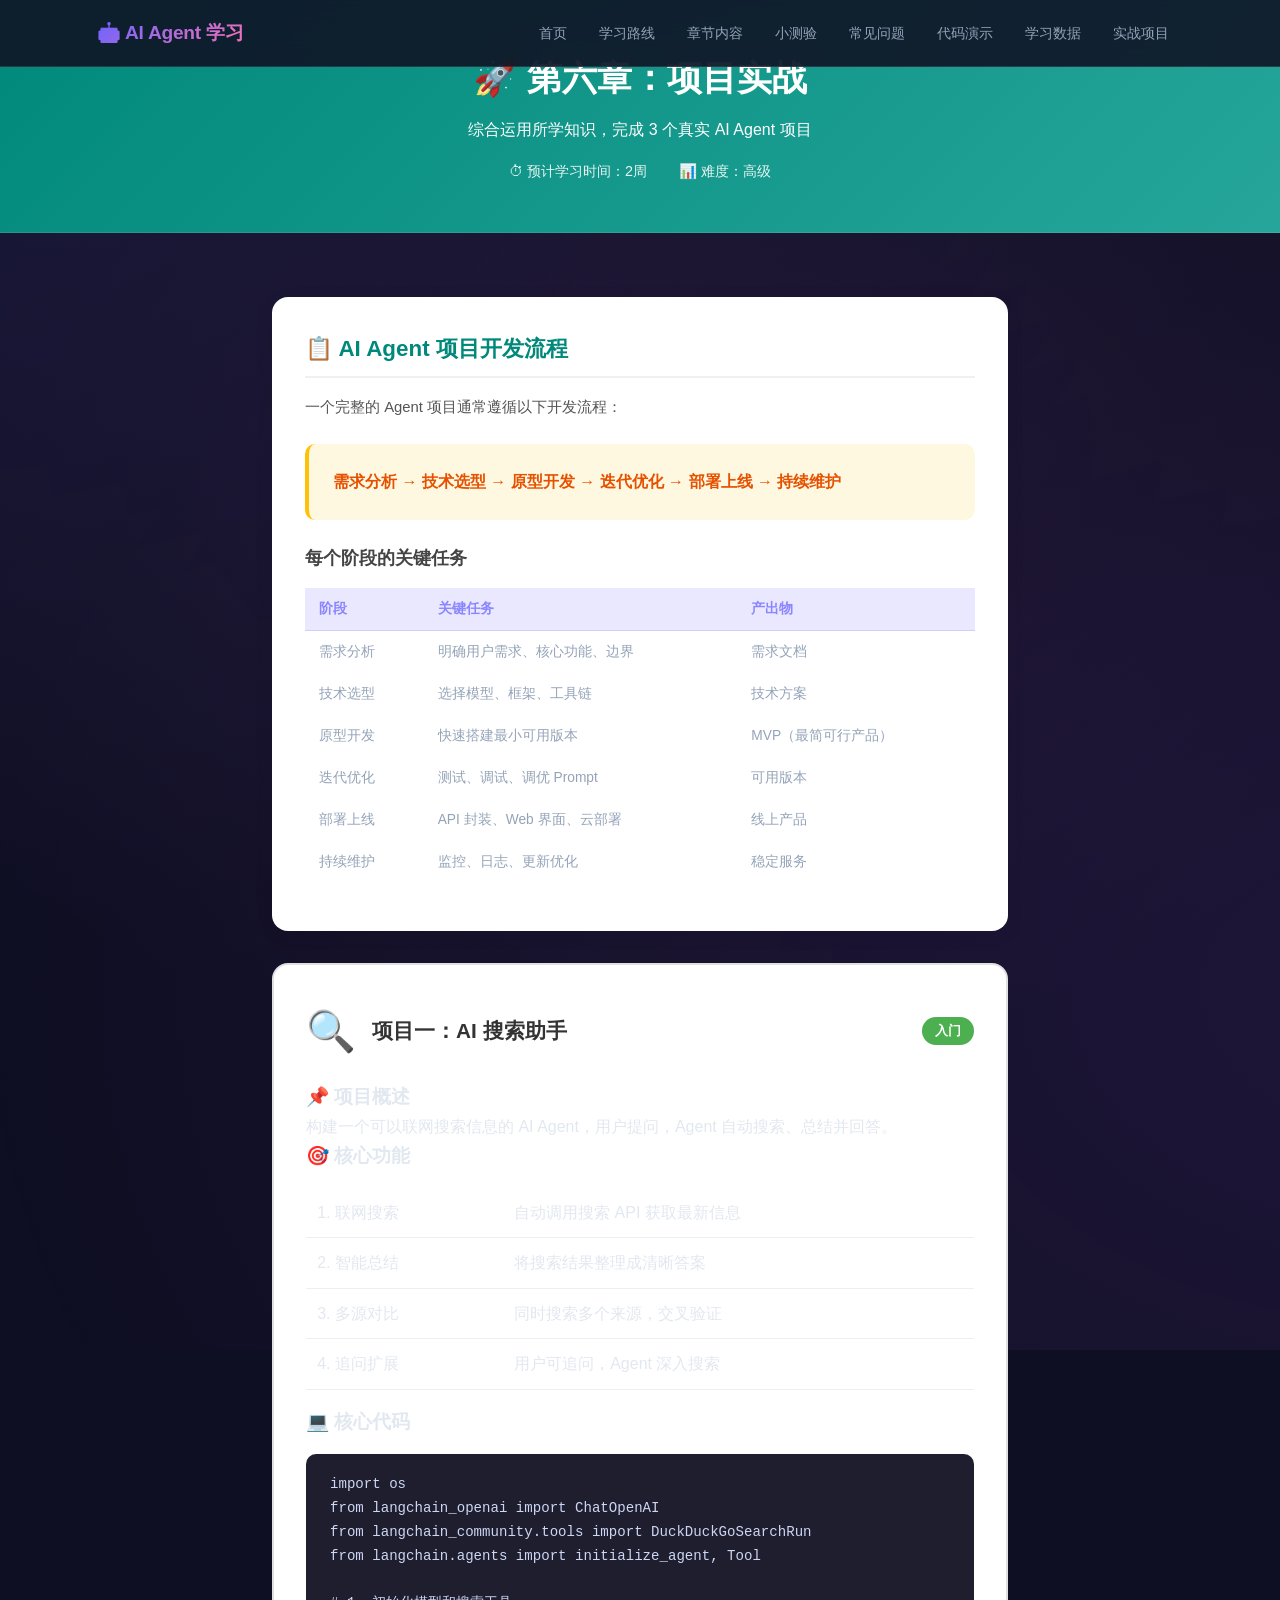
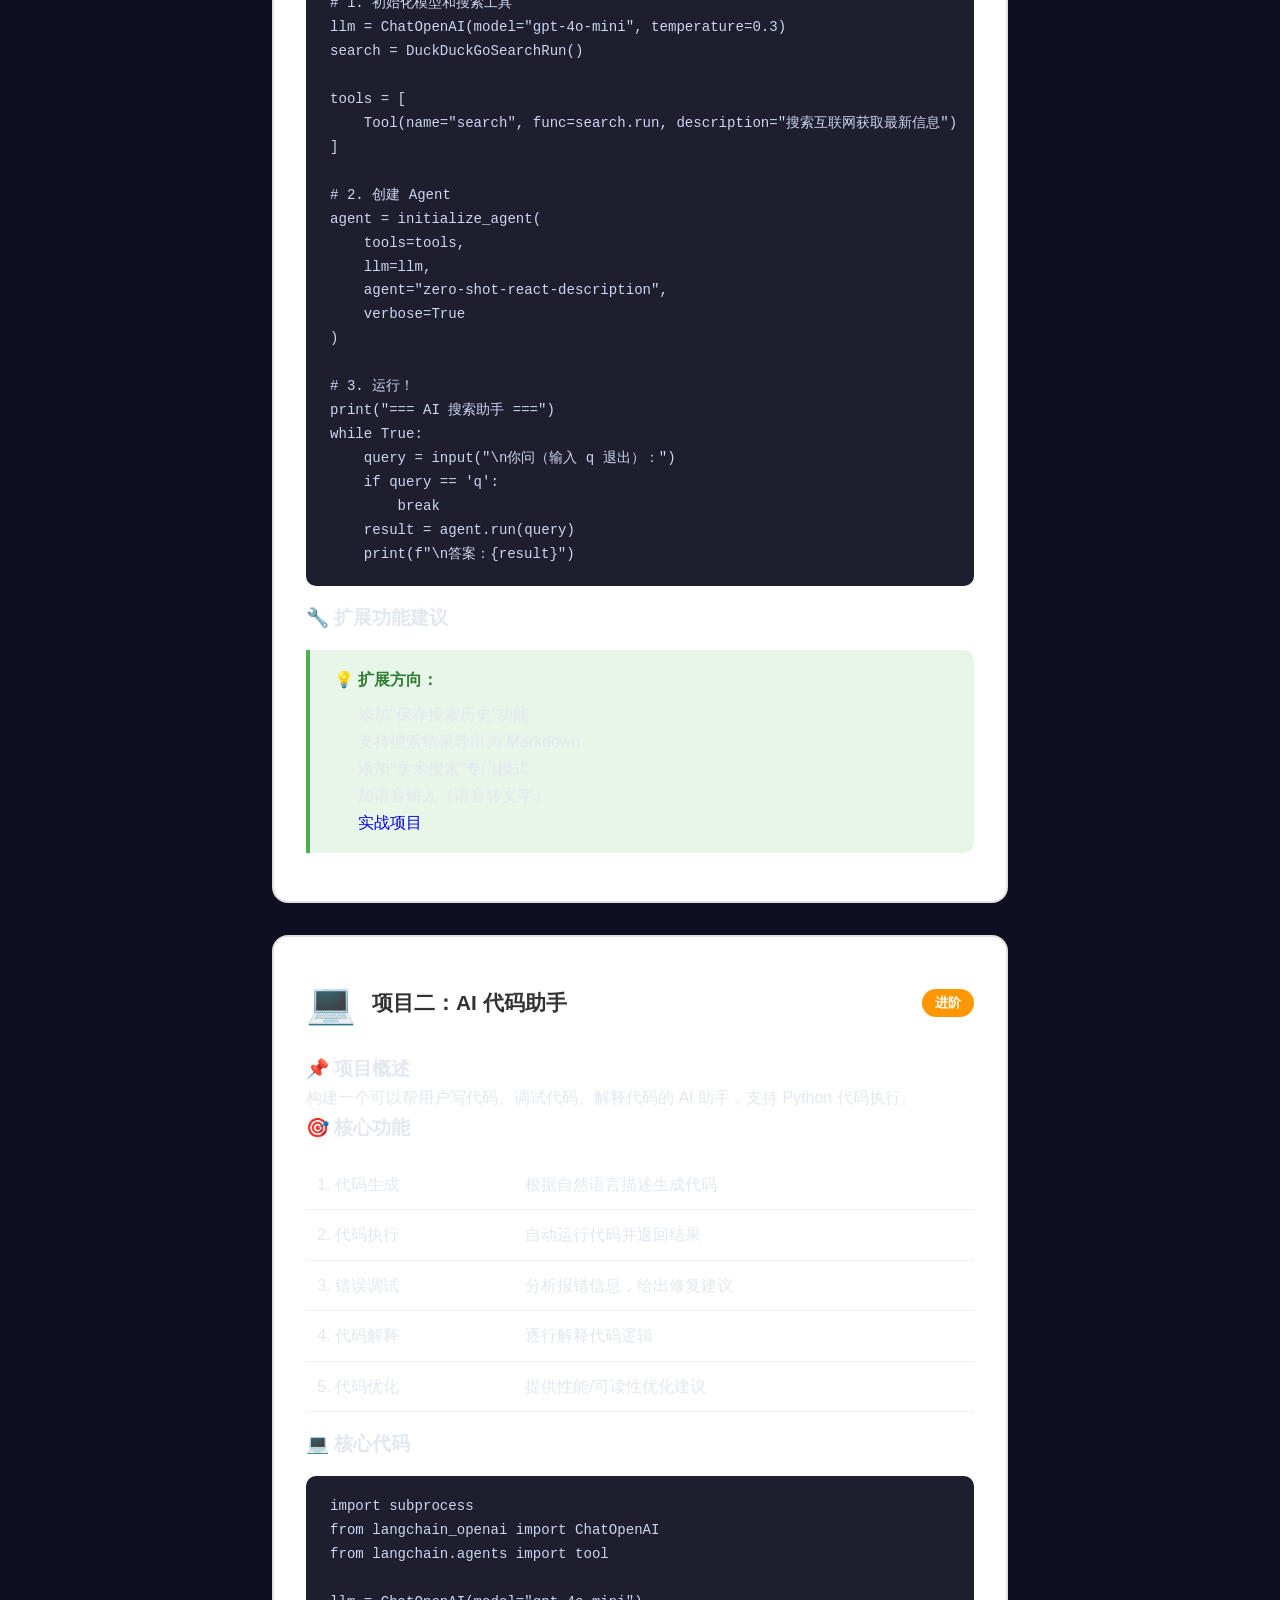
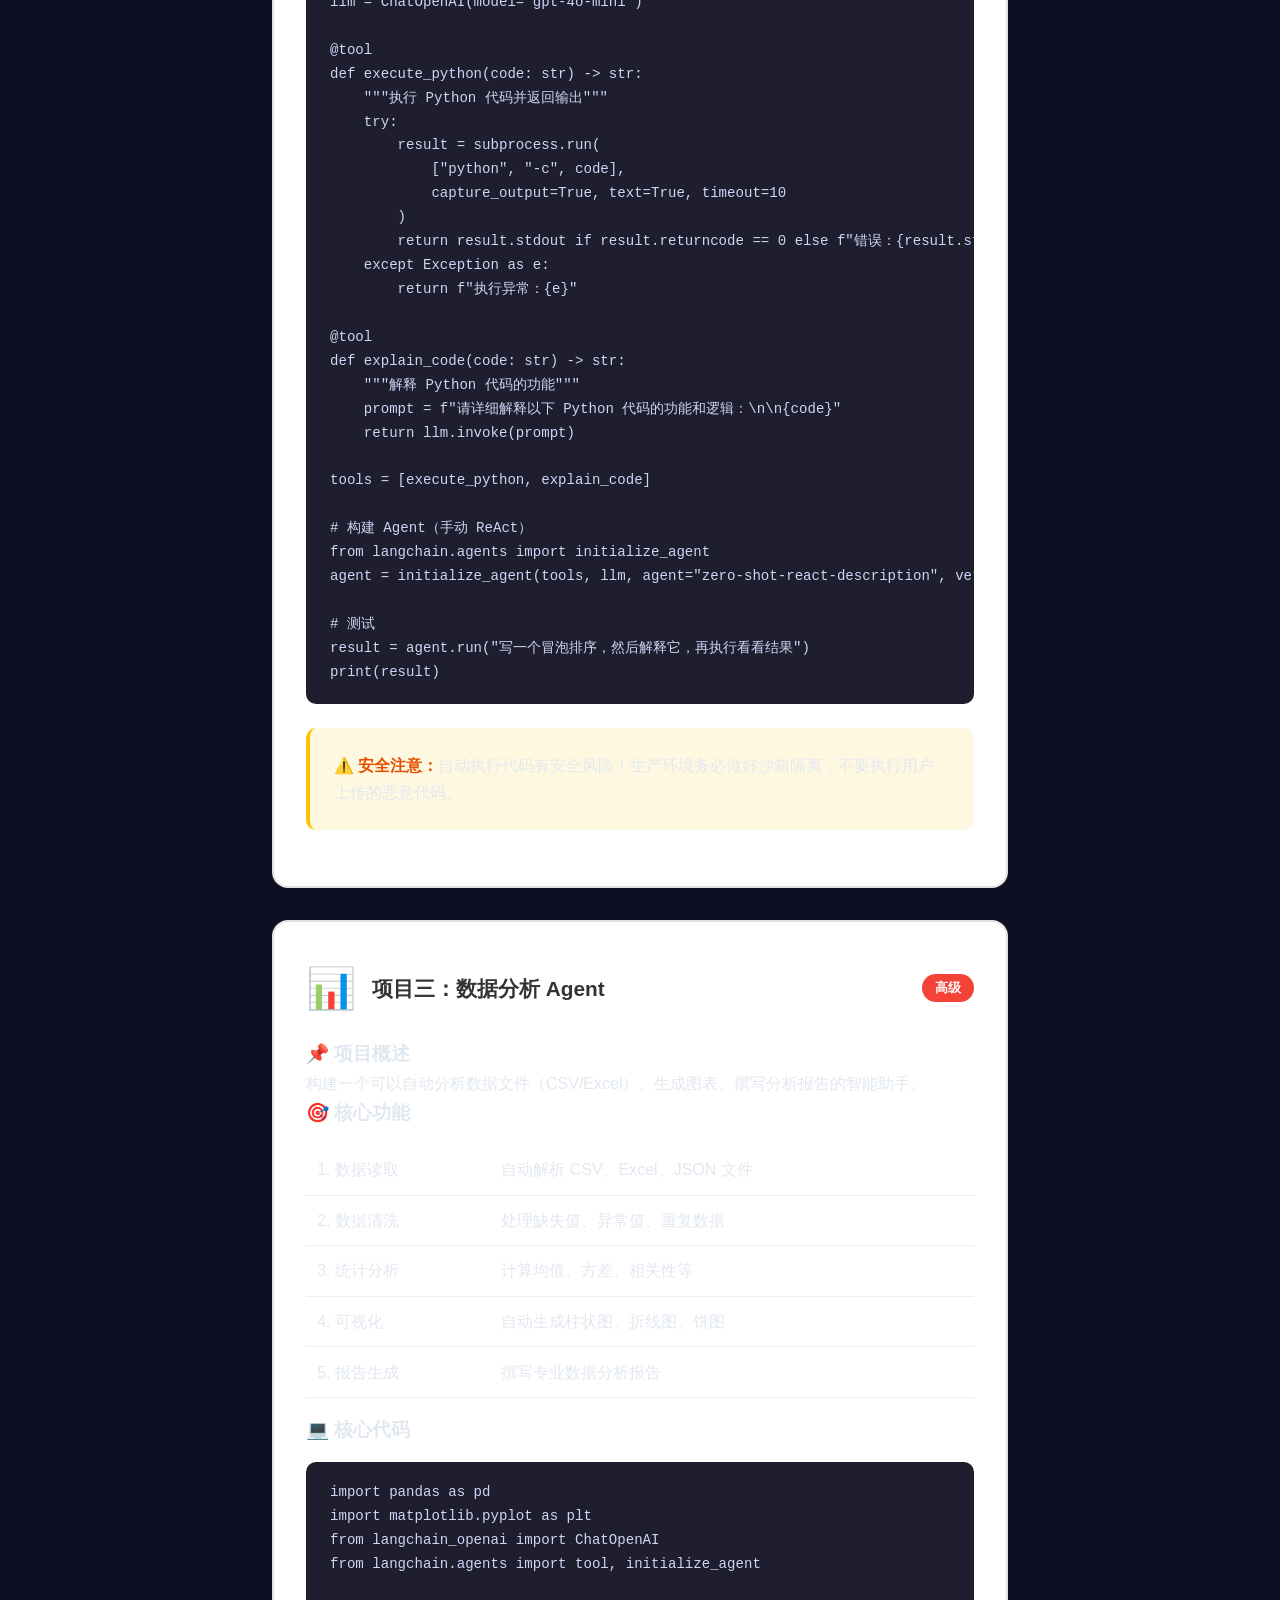
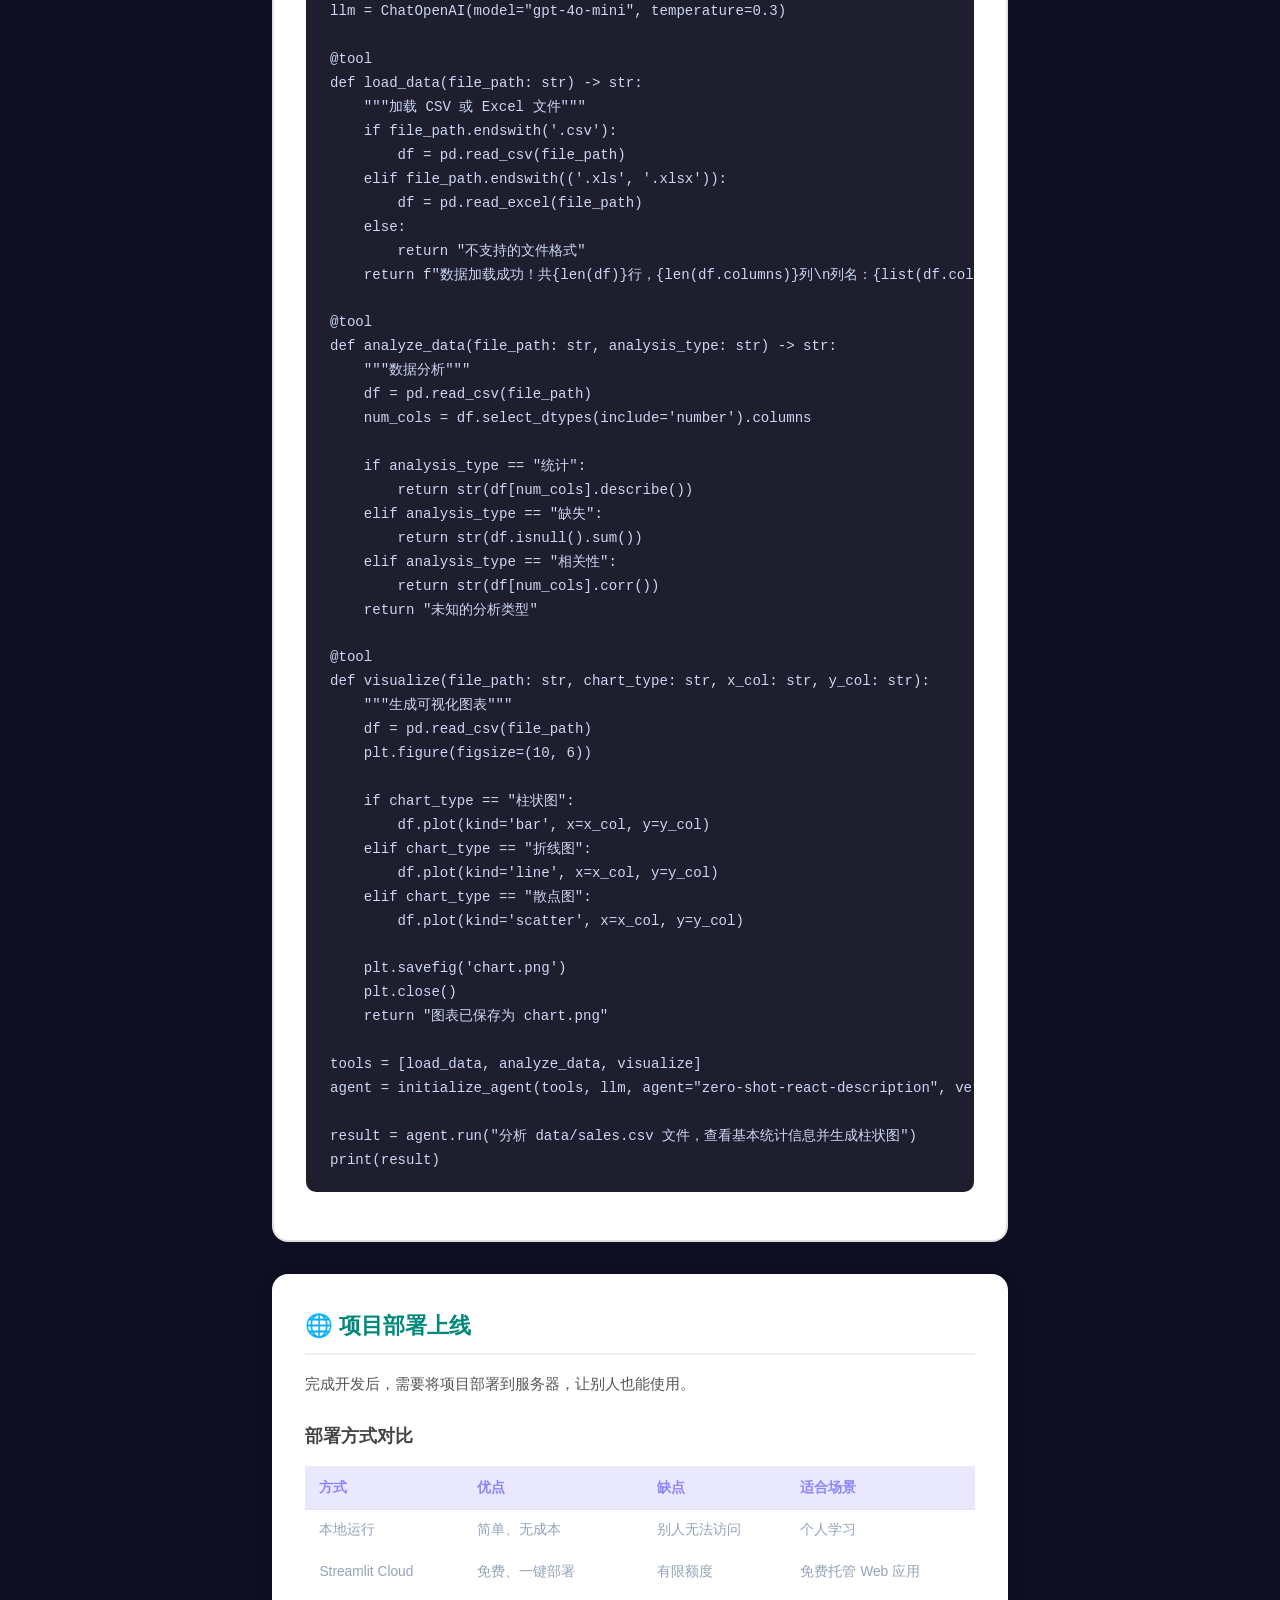
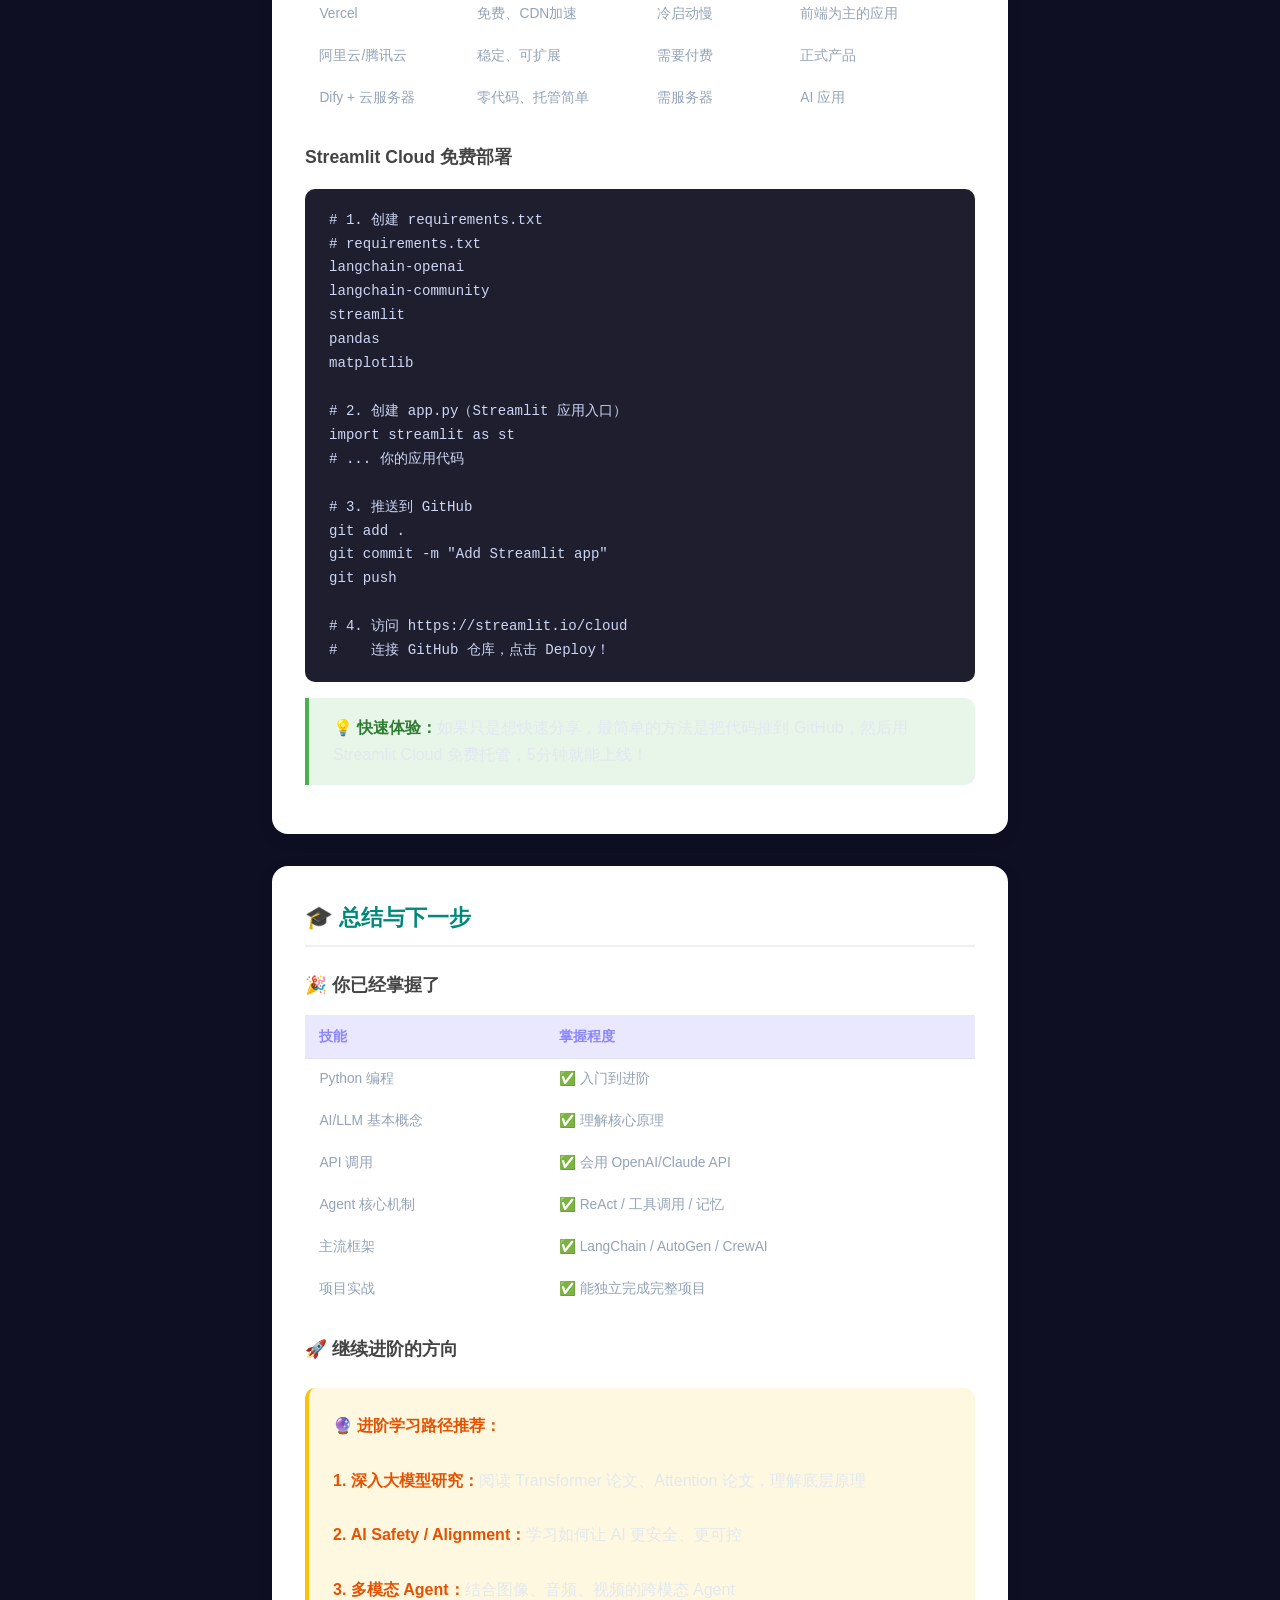
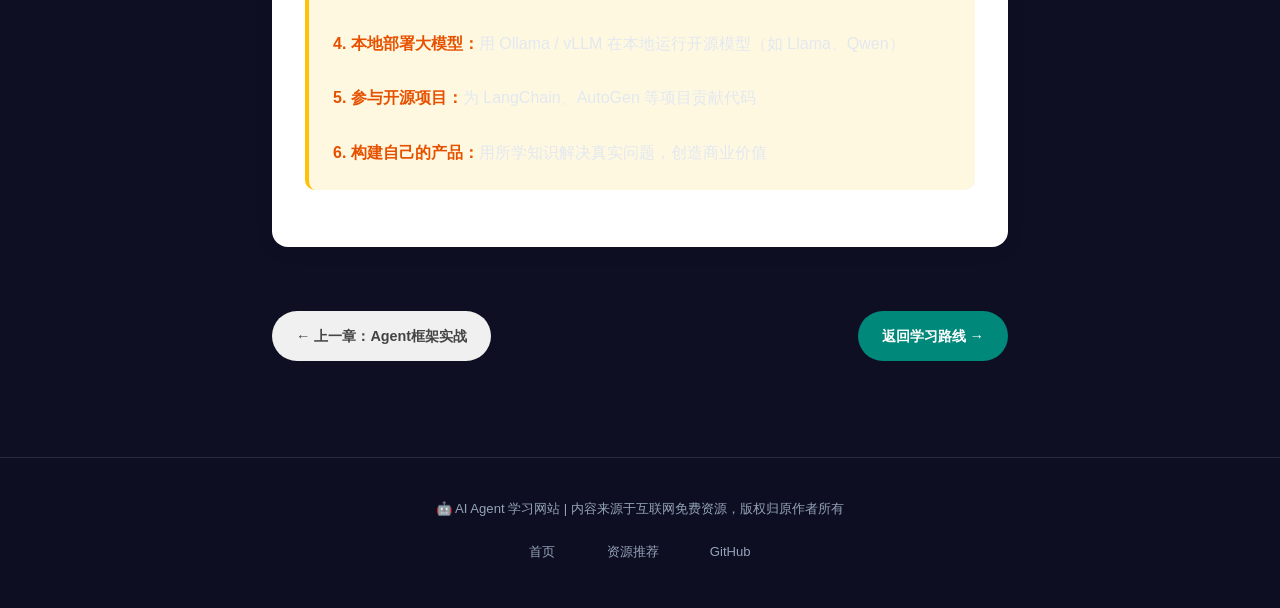
<file: chapter6.html>
<!DOCTYPE html>
<html lang="zh-CN">
<head>
    <meta charset="UTF-8">
    <meta name="viewport" content="width=device-width, initial-scale=1.0">
    <title>第六章：项目实战 - AI Agent 学习网站</title>
    <link rel="stylesheet" href="css/style.css">
    <style>
        .chapter-header { background: linear-gradient(135deg, #00897b, #26a69a); color: white; padding: 3rem 2rem; text-align: center; }
        .chapter-header h1 { font-size: 2.2rem; margin-bottom: 0.5rem; }
        .chapter-header .chapter-meta { display: flex; justify-content: center; gap: 2rem; margin-top: 1rem; font-size: 0.9rem; opacity: 0.9; }
        .chapter-content { padding: 4rem 0; }
        .chapter-content .container { max-width: 800px; margin: 0 auto; padding: 0 2rem; }
        .chapter-section { background: white; border-radius: 16px; padding: 2rem; margin-bottom: 2rem; box-shadow: 0 4px 20px rgba(0,0,0,0.06); }
        .chapter-section h2 { color: #00897b; font-size: 1.4rem; margin-bottom: 1rem; padding-bottom: 0.5rem; border-bottom: 2px solid #f0f0f0; }
        .chapter-section h3 { color: #444; font-size: 1.1rem; margin: 1.5rem 0 0.8rem; }
        .chapter-section p { color: #555; line-height: 1.8; margin-bottom: 1rem; }
        .code-block { background: #1e1e2e; color: #cdd6f4; padding: 1.2rem 1.5rem; border-radius: 10px; font-family: 'Courier New', monospace; font-size: 0.88rem; overflow-x: auto; margin: 1rem 0; line-height: 1.7; white-space: pre; }
        .highlight { background: #fff8e1; padding: 1.5rem; border-radius: 10px; border-left: 4px solid #ffc107; margin: 1.5rem 0; }
        .highlight strong { color: #e65100; }
        .tip-box { background: #e8f5e9; border-left: 4px solid #4caf50; padding: 1rem 1.5rem; border-radius: 0 10px 10px 0; margin: 1rem 0; }
        .tip-box strong { color: #2e7d32; }
        .project-card { background: white; border: 2px solid #e0e0e0; border-radius: 16px; padding: 2rem; margin-bottom: 2rem; transition: all 0.3s; }
        .project-card:hover { border-color: #00897b; box-shadow: 0 8px 30px rgba(0,137,123,0.1); }
        .project-header { display: flex; align-items: center; gap: 1rem; margin-bottom: 1rem; }
        .project-icon { font-size: 2.5rem; }
        .project-title { font-size: 1.3rem; font-weight: 700; color: #333; }
        .project-difficulty { display: inline-block; padding: 0.2rem 0.8rem; border-radius: 20px; font-size: 0.8rem; font-weight: 600; color: white; margin-left: auto; }
        .project-difficulty.easy { background: #4caf50; }
        .project-difficulty.medium { background: #ff9800; }
        .project-difficulty.hard { background: #f44336; }
        .model-compare { width: 100%; border-collapse: collapse; margin: 1rem 0; }
        .model-compare th { background: #00897b; color: white; padding: 0.8rem; text-align: left; }
        .model-compare td { padding: 0.7rem; border-bottom: 1px solid #eee; }
        .model-compare tr:hover { background: #f5fff9; }
        .nav-bottom { display: flex; justify-content: space-between; padding: 2rem 0; gap: 1rem; }
        .nav-btn { display: inline-block; padding: 0.8rem 1.5rem; border-radius: 50px; text-decoration: none; font-weight: 600; transition: transform 0.2s; font-size: 0.9rem; }
        .nav-btn:hover { transform: translateY(-2px); }
        .nav-btn.prev { background: #f0f0f0; color: #444; }
        .nav-btn.next { background: #00897b; color: white; }
    </style>
</head>
<body>
    <nav class="navbar">
        <div class="nav-container">
            <a href="index.html" class="nav-logo">🤖 AI Agent 学习</a>
            <ul class="nav-links">
                <li><a href="index.html">首页</a></li>
                <li><a href="roadmap.html">学习路线</a></li>
                <li><a href="chapter1.html">章节内容</a></li>
                <li><a href="quiz.html">小测验</a></li>
                <li><a href="faq.html">常见问题</a></li>
                <li><a href="demo.html">代码演示</a></li>
                <li><a href="stats.html">学习数据</a></li>
                            <li><a href="projects.html">实战项目</a></li>
            </ul>
        </div>
    </nav>

    <div class="chapter-header">
        <h1>🚀 第六章：项目实战</h1>
        <p>综合运用所学知识，完成 3 个真实 AI Agent 项目</p>
        <div class="chapter-meta">
            <span>⏱ 预计学习时间：2周</span>
            <span>📊 难度：高级</span>
        </div>
    </div>

    <section class="chapter-content">
        <div class="container">

            <!-- 项目流程 -->
            <div class="chapter-section">
                <h2>📋 AI Agent 项目开发流程</h2>
                <p>一个完整的 Agent 项目通常遵循以下开发流程：</p>

                <div class="highlight">
                    <strong>需求分析 → 技术选型 → 原型开发 → 迭代优化 → 部署上线 → 持续维护</strong>
                </div>

                <h3>每个阶段的关键任务</h3>
                <table class="model-compare">
                    <tr><th>阶段</th><th>关键任务</th><th>产出物</th></tr>
                    <tr><td>需求分析</td><td>明确用户需求、核心功能、边界</td><td>需求文档</td></tr>
                    <tr><td>技术选型</td><td>选择模型、框架、工具链</td><td>技术方案</td></tr>
                    <tr><td>原型开发</td><td>快速搭建最小可用版本</td><td>MVP（最简可行产品）</td></tr>
                    <tr><td>迭代优化</td><td>测试、调试、调优 Prompt</td><td>可用版本</td></tr>
                    <tr><td>部署上线</td><td>API 封装、Web 界面、云部署</td><td>线上产品</td></tr>
                    <tr><td>持续维护</td><td>监控、日志、更新优化</td><td>稳定服务</td></tr>
                </table>
            </div>

            <!-- 项目1 -->
            <div class="project-card">
                <div class="project-header">
                    <span class="project-icon">🔍</span>
                    <span class="project-title">项目一：AI 搜索助手</span>
                    <span class="project-difficulty easy">入门</span>
                </div>

                <h3>📌 项目概述</h3>
                <p>构建一个可以联网搜索信息的 AI Agent，用户提问，Agent 自动搜索、总结并回答。</p>

                <h3>🎯 核心功能</h3>
                <table class="model-compare">
                    <tr><td>1. 联网搜索</td><td>自动调用搜索 API 获取最新信息</td></tr>
                    <tr><td>2. 智能总结</td><td>将搜索结果整理成清晰答案</td></tr>
                    <tr><td>3. 多源对比</td><td>同时搜索多个来源，交叉验证</td></tr>
                    <tr><td>4. 追问扩展</td><td>用户可追问，Agent 深入搜索</td></tr>
                </table>

                <h3>💻 核心代码</h3>
                <div class="code-block">import os
from langchain_openai import ChatOpenAI
from langchain_community.tools import DuckDuckGoSearchRun
from langchain.agents import initialize_agent, Tool

# 1. 初始化模型和搜索工具
llm = ChatOpenAI(model="gpt-4o-mini", temperature=0.3)
search = DuckDuckGoSearchRun()

tools = [
    Tool(name="search", func=search.run, description="搜索互联网获取最新信息")
]

# 2. 创建 Agent
agent = initialize_agent(
    tools=tools,
    llm=llm,
    agent="zero-shot-react-description",
    verbose=True
)

# 3. 运行！
print("=== AI 搜索助手 ===")
while True:
    query = input("\n你问（输入 q 退出）：")
    if query == 'q':
        break
    result = agent.run(query)
    print(f"\n答案：{result}")</div>

                <h3>🔧 扩展功能建议</h3>
                <div class="tip-box">
                    <strong>💡 扩展方向：</strong>
                    <ul style="margin:0.5rem 0 0 1.5rem;">
                        <li>添加"保存搜索历史"功能</li>
                        <li>支持搜索结果导出为 Markdown</li>
                        <li>添加"学术搜索"专门模式</li>
                        <li>加语音输入（语音转文字）</li>
                                    <li><a href="projects.html">实战项目</a></li>
            </ul>
                </div>
            </div>

            <!-- 项目2 -->
            <div class="project-card">
                <div class="project-header">
                    <span class="project-icon">💻</span>
                    <span class="project-title">项目二：AI 代码助手</span>
                    <span class="project-difficulty medium">进阶</span>
                </div>

                <h3>📌 项目概述</h3>
                <p>构建一个可以帮用户写代码、调试代码、解释代码的 AI 助手，支持 Python 代码执行。</p>

                <h3>🎯 核心功能</h3>
                <table class="model-compare">
                    <tr><td>1. 代码生成</td><td>根据自然语言描述生成代码</td></tr>
                    <tr><td>2. 代码执行</td><td>自动运行代码并返回结果</td></tr>
                    <tr><td>3. 错误调试</td><td>分析报错信息，给出修复建议</td></tr>
                    <tr><td>4. 代码解释</td><td>逐行解释代码逻辑</td></tr>
                    <tr><td>5. 代码优化</td><td>提供性能/可读性优化建议</td></tr>
                </table>

                <h3>💻 核心代码</h3>
                <div class="code-block">import subprocess
from langchain_openai import ChatOpenAI
from langchain.agents import tool

llm = ChatOpenAI(model="gpt-4o-mini")

@tool
def execute_python(code: str) -> str:
    """执行 Python 代码并返回输出"""
    try:
        result = subprocess.run(
            ["python", "-c", code],
            capture_output=True, text=True, timeout=10
        )
        return result.stdout if result.returncode == 0 else f"错误：{result.stderr}"
    except Exception as e:
        return f"执行异常：{e}"

@tool
def explain_code(code: str) -> str:
    """解释 Python 代码的功能"""
    prompt = f"请详细解释以下 Python 代码的功能和逻辑：\n\n{code}"
    return llm.invoke(prompt)

tools = [execute_python, explain_code]

# 构建 Agent（手动 ReAct）
from langchain.agents import initialize_agent
agent = initialize_agent(tools, llm, agent="zero-shot-react-description", verbose=True)

# 测试
result = agent.run("写一个冒泡排序，然后解释它，再执行看看结果")
print(result)</div>

                <div class="highlight">
                    <strong>⚠️ 安全注意：</strong>自动执行代码有安全风险！生产环境务必做好沙箱隔离，不要执行用户上传的恶意代码。
                </div>
            </div>

            <!-- 项目3 -->
            <div class="project-card">
                <div class="project-header">
                    <span class="project-icon">📊</span>
                    <span class="project-title">项目三：数据分析 Agent</span>
                    <span class="project-difficulty hard">高级</span>
                </div>

                <h3>📌 项目概述</h3>
                <p>构建一个可以自动分析数据文件（CSV/Excel）、生成图表、撰写分析报告的智能助手。</p>

                <h3>🎯 核心功能</h3>
                <table class="model-compare">
                    <tr><td>1. 数据读取</td><td>自动解析 CSV、Excel、JSON 文件</td></tr>
                    <tr><td>2. 数据清洗</td><td>处理缺失值、异常值、重复数据</td></tr>
                    <tr><td>3. 统计分析</td><td>计算均值、方差、相关性等</td></tr>
                    <tr><td>4. 可视化</td><td>自动生成柱状图、折线图、饼图</td></tr>
                    <tr><td>5. 报告生成</td><td>撰写专业数据分析报告</td></tr>
                </table>

                <h3>💻 核心代码</h3>
                <div class="code-block">import pandas as pd
import matplotlib.pyplot as plt
from langchain_openai import ChatOpenAI
from langchain.agents import tool, initialize_agent

llm = ChatOpenAI(model="gpt-4o-mini", temperature=0.3)

@tool
def load_data(file_path: str) -> str:
    """加载 CSV 或 Excel 文件"""
    if file_path.endswith('.csv'):
        df = pd.read_csv(file_path)
    elif file_path.endswith(('.xls', '.xlsx')):
        df = pd.read_excel(file_path)
    else:
        return "不支持的文件格式"
    return f"数据加载成功！共{len(df)}行，{len(df.columns)}列\n列名：{list(df.columns)}"

@tool
def analyze_data(file_path: str, analysis_type: str) -> str:
    """数据分析"""
    df = pd.read_csv(file_path)
    num_cols = df.select_dtypes(include='number').columns
    
    if analysis_type == "统计":
        return str(df[num_cols].describe())
    elif analysis_type == "缺失":
        return str(df.isnull().sum())
    elif analysis_type == "相关性":
        return str(df[num_cols].corr())
    return "未知的分析类型"

@tool
def visualize(file_path: str, chart_type: str, x_col: str, y_col: str):
    """生成可视化图表"""
    df = pd.read_csv(file_path)
    plt.figure(figsize=(10, 6))
    
    if chart_type == "柱状图":
        df.plot(kind='bar', x=x_col, y=y_col)
    elif chart_type == "折线图":
        df.plot(kind='line', x=x_col, y=y_col)
    elif chart_type == "散点图":
        df.plot(kind='scatter', x=x_col, y=y_col)
    
    plt.savefig('chart.png')
    plt.close()
    return "图表已保存为 chart.png"

tools = [load_data, analyze_data, visualize]
agent = initialize_agent(tools, llm, agent="zero-shot-react-description", verbose=True)

result = agent.run("分析 data/sales.csv 文件，查看基本统计信息并生成柱状图")
print(result)</div>
            </div>

            <!-- 部署上线 -->
            <div class="chapter-section">
                <h2>🌐 项目部署上线</h2>
                <p>完成开发后，需要将项目部署到服务器，让别人也能使用。</p>

                <h3>部署方式对比</h3>
                <table class="model-compare">
                    <tr><th>方式</th><th>优点</th><th>缺点</th><th>适合场景</th></tr>
                    <tr><td>本地运行</td><td>简单、无成本</td><td>别人无法访问</td><td>个人学习</td></tr>
                    <tr><td>Streamlit Cloud</td><td>免费、一键部署</td><td>有限额度</td><td>免费托管 Web 应用</td></tr>
                    <tr><td>Vercel</td><td>免费、CDN加速</td><td>冷启动慢</td><td>前端为主的应用</td></tr>
                    <tr><td>阿里云/腾讯云</td><td>稳定、可扩展</td><td>需要付费</td><td>正式产品</td></tr>
                    <tr><td>Dify + 云服务器</td><td>零代码、托管简单</td><td>需服务器</td><td>AI 应用</td></tr>
                </table>

                <h3>Streamlit Cloud 免费部署</h3>
                <div class="code-block"># 1. 创建 requirements.txt
# requirements.txt
langchain-openai
langchain-community
streamlit
pandas
matplotlib

# 2. 创建 app.py（Streamlit 应用入口）
import streamlit as st
# ... 你的应用代码

# 3. 推送到 GitHub
git add .
git commit -m "Add Streamlit app"
git push

# 4. 访问 https://streamlit.io/cloud
#    连接 GitHub 仓库，点击 Deploy！</div>

                <div class="tip-box">
                    <strong>💡 快速体验：</strong>如果只是想快速分享，最简单的方法是把代码推到 GitHub，然后用 Streamlit Cloud 免费托管，5分钟就能上线！
                </div>
            </div>

            <!-- 总结 -->
            <div class="chapter-section">
                <h2>🎓 总结与下一步</h2>

                <h3>🎉 你已经掌握了</h3>
                <table class="model-compare">
                    <tr><th>技能</th><th>掌握程度</th></tr>
                    <tr><td>Python 编程</td><td>✅ 入门到进阶</td></tr>
                    <tr><td>AI/LLM 基本概念</td><td>✅ 理解核心原理</td></tr>
                    <tr><td>API 调用</td><td>✅ 会用 OpenAI/Claude API</td></tr>
                    <tr><td>Agent 核心机制</td><td>✅ ReAct / 工具调用 / 记忆</td></tr>
                    <tr><td>主流框架</td><td>✅ LangChain / AutoGen / CrewAI</td></tr>
                    <tr><td>项目实战</td><td>✅ 能独立完成完整项目</td></tr>
                </table>

                <h3>🚀 继续进阶的方向</h3>
                <div class="highlight">
                    <strong>🔮 进阶学习路径推荐：</strong><br><br>
                    <strong>1. 深入大模型研究：</strong>阅读 Transformer 论文、Attention 论文，理解底层原理<br><br>
                    <strong>2. AI Safety / Alignment：</strong>学习如何让 AI 更安全、更可控<br><br>
                    <strong>3. 多模态 Agent：</strong>结合图像、音频、视频的跨模态 Agent<br><br>
                    <strong>4. 本地部署大模型：</strong>用 Ollama / vLLM 在本地运行开源模型（如 Llama、Qwen）<br><br>
                    <strong>5. 参与开源项目：</strong>为 LangChain、AutoGen 等项目贡献代码<br><br>
                    <strong>6. 构建自己的产品：</strong>用所学知识解决真实问题，创造商业价值
                </div>
            </div>

            <!-- 导航 -->
            <div class="nav-bottom">
                <a href="chapter5.html" class="nav-btn prev">← 上一章：Agent框架实战</a>
                <a href="roadmap.html" class="nav-btn next" style="background:#00897b;">返回学习路线 →</a>
            </div>

        </div>
    </section>

    <footer class="footer">
        <div class="container">
            <p>🤖 AI Agent 学习网站 | 内容来源于互联网免费资源，版权归原作者所有</p>
            <div class="footer-links">
                <a href="index.html">首页</a>
                <a href="resources.html">资源推荐</a>
                <a href="https://github.com/xkvscl/ai-learning-site" target="_blank">GitHub</a>
            </div>
        </div>
    </footer>
    <script src="js/animations.js"></script>
</body>
</html>
</file>
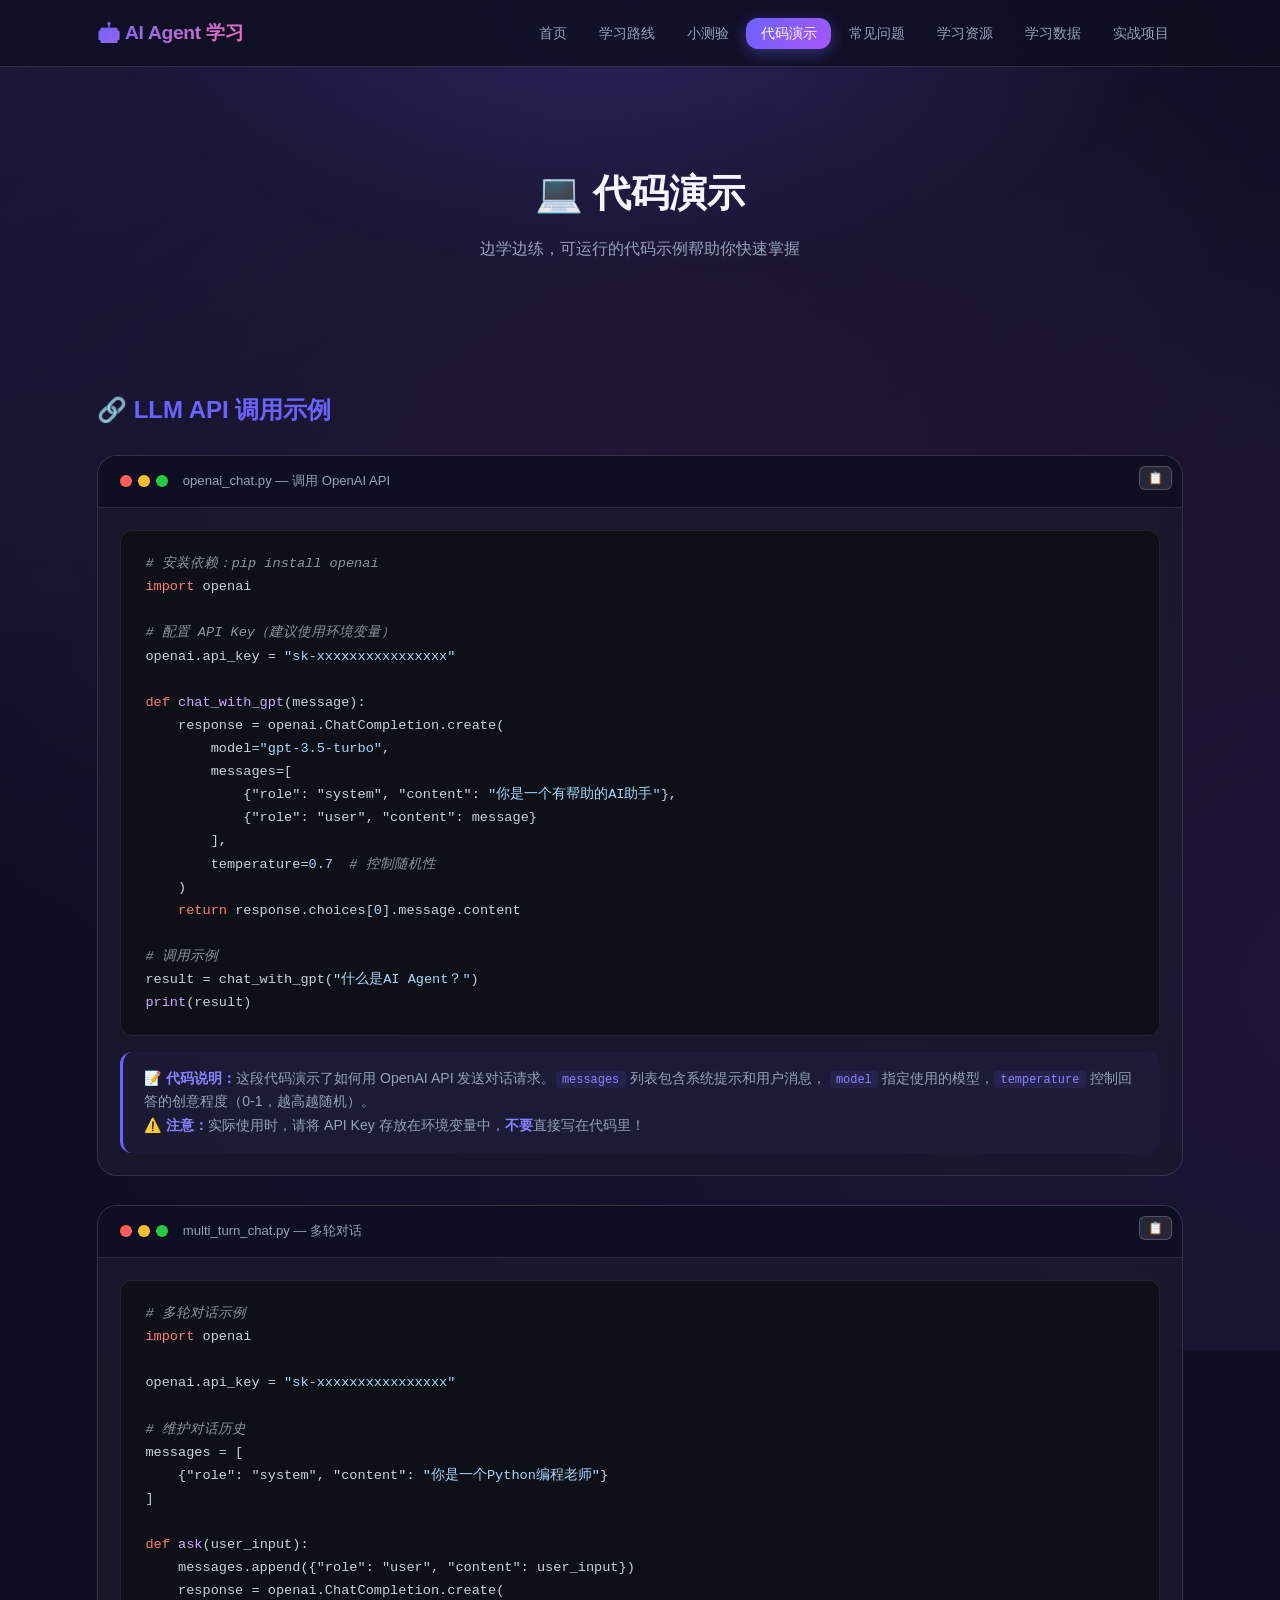
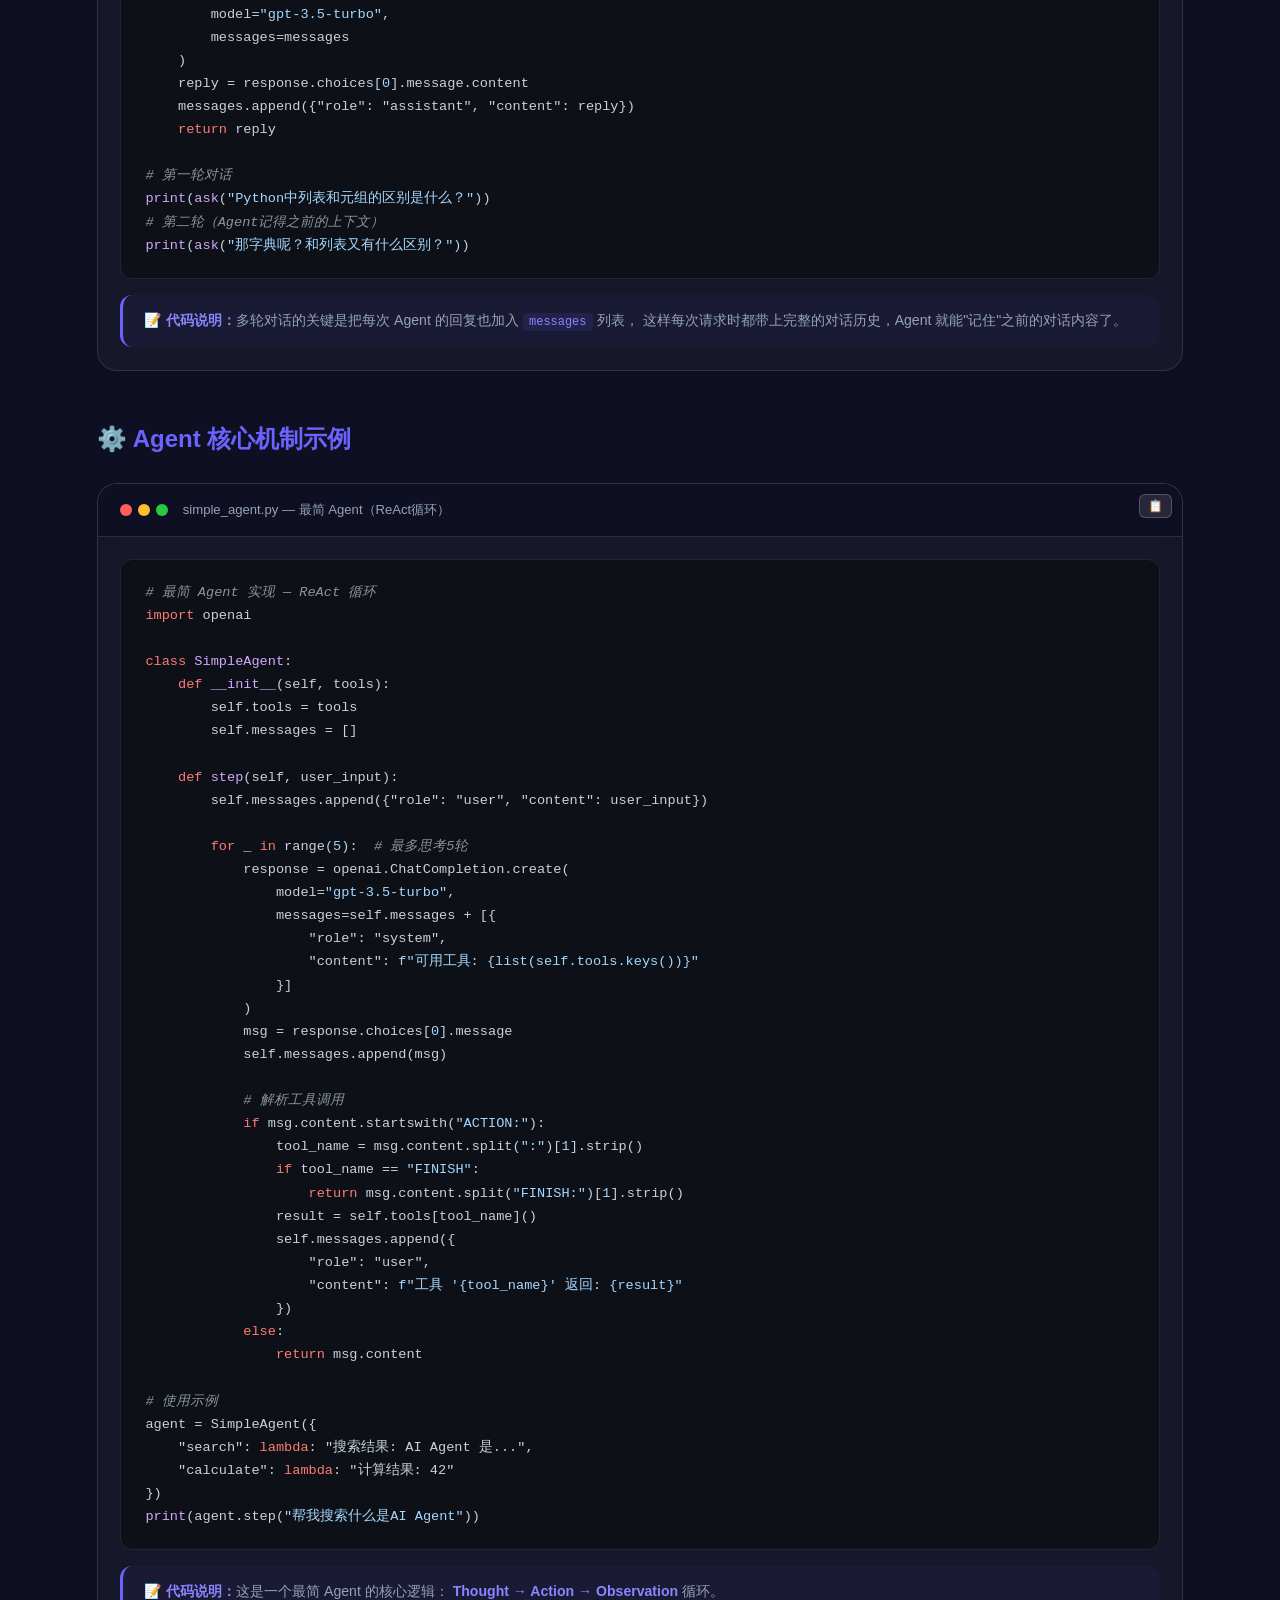
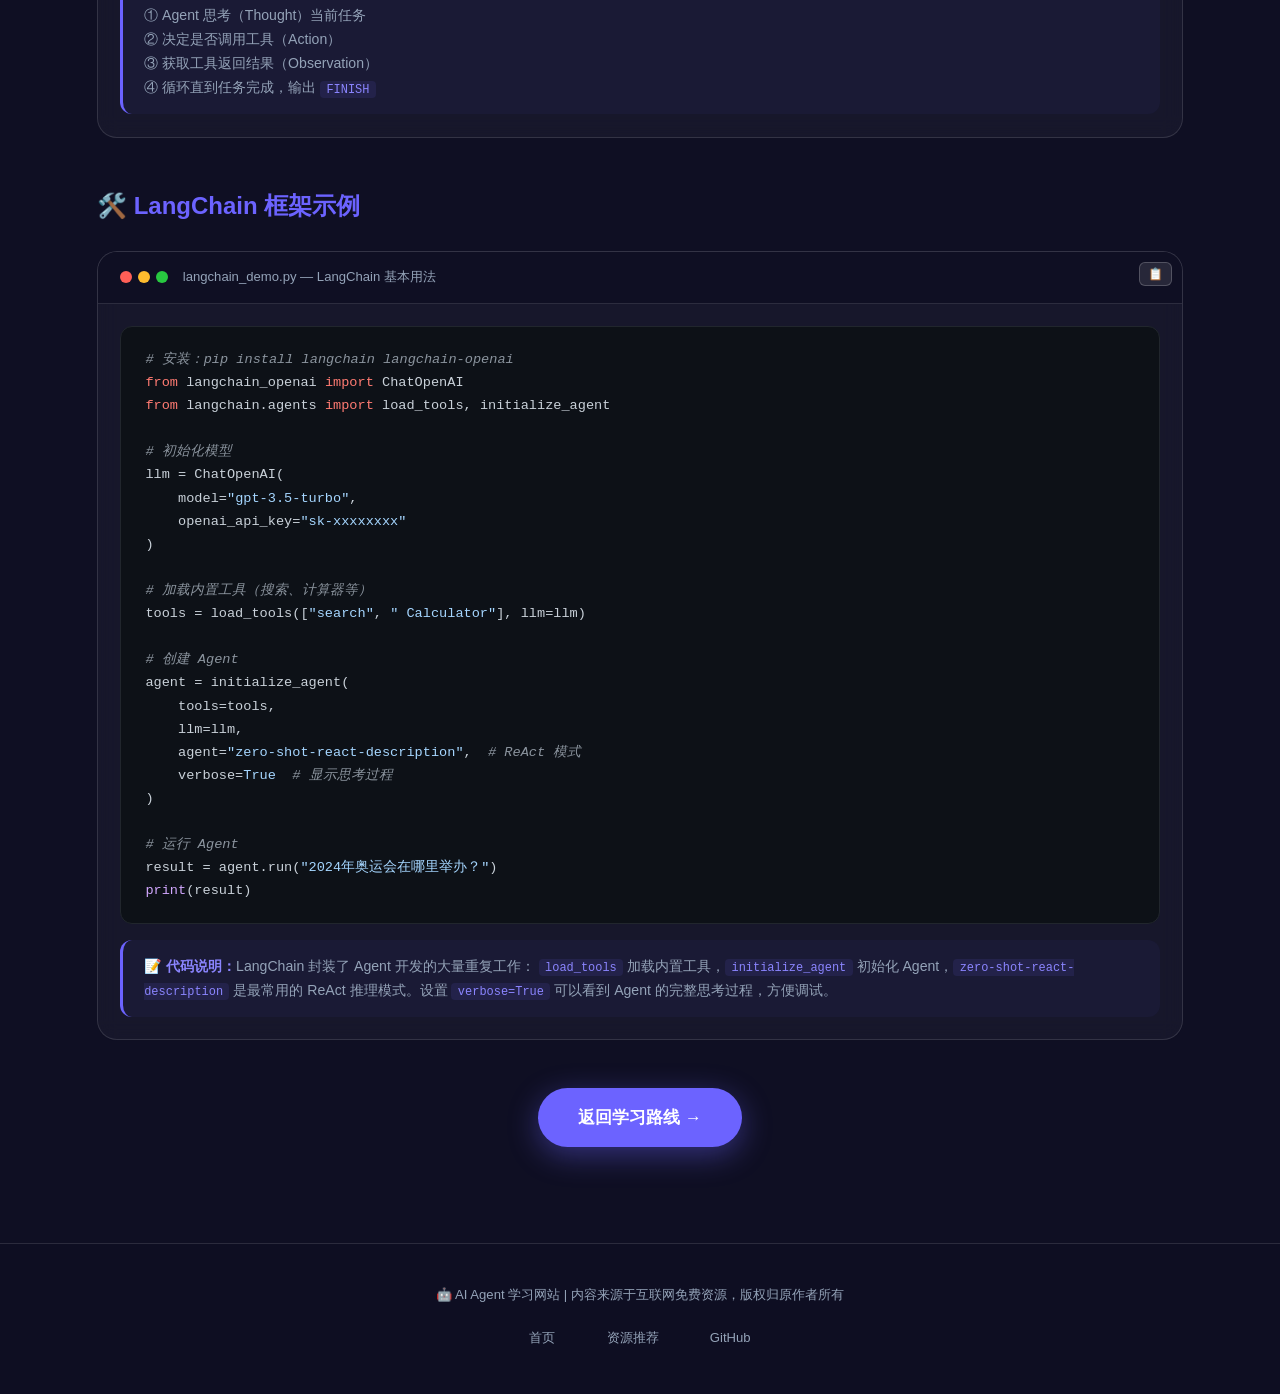
<file: demo.html>
<!DOCTYPE html>
<html lang="zh-CN">
<head>
    <meta charset="UTF-8">
    <meta name="viewport" content="width=device-width, initial-scale=1.0">
    <title>代码演示 - AI Agent 学习网站</title>
    <link rel="stylesheet" href="css/style.css">
</head>
<body>
    <nav class="navbar">
        <div class="nav-container">
            <a href="index.html" class="nav-logo">🤖 AI Agent 学习</a>
            <ul class="nav-links">
                <li><a href="index.html">首页</a></li>
                <li><a href="roadmap.html">学习路线</a></li>
                <li><a href="quiz.html">小测验</a></li>
                <li><a href="demo.html" class="active">代码演示</a></li>
                <li><a href="faq.html">常见问题</a></li>
                <li><a href="resources.html">学习资源</a></li>
                <li><a href="stats.html">学习数据</a></li>
                            <li><a href="projects.html">实战项目</a></li>
            </ul>
        </div>
    </nav>

    <div class="page-header">
        <h1>💻 代码演示</h1>
        <p>边学边练，可运行的代码示例帮助你快速掌握</p>
    </div>

    <section class="demo-section">
        <div class="container">

            <!-- LLM API 演示 -->
            <h2 id="llm-api" style="margin-bottom:1.5rem;color:#6c63ff;">🔗 LLM API 调用示例</h2>

            <div class="demo-card">
                <div class="demo-header">
                    <div class="demo-dots"><span></span><span></span><span></span></div>
                    <span class="demo-title">openai_chat.py — 调用 OpenAI API</span>
                </div>
                <div class="demo-body">
                    <pre><span class="comment"># 安装依赖：pip install openai</span>
<span class="keyword">import</span> openai

<span class="comment"># 配置 API Key（建议使用环境变量）</span>
openai.api_key = <span class="string">"sk-xxxxxxxxxxxxxxxx"</span>

<span class="keyword">def</span> <span class="function">chat_with_gpt</span>(message):
    response = openai.ChatCompletion.create(
        model=<span class="string">"gpt-3.5-turbo"</span>,
        messages=[
            {"role": "system", "content": <span class="string">"你是一个有帮助的AI助手"</span>},
            {"role": "user", "content": message}
        ],
        temperature=<span class="string">0.7</span>  <span class="comment"># 控制随机性</span>
    )
    <span class="keyword">return</span> response.choices[<span class="string">0</span>].message.content

<span class="comment"># 调用示例</span>
result = chat_with_gpt(<span class="string">"什么是AI Agent？"</span>)
<span class="function">print</span>(result)</pre>
                    <div class="demo-explain">
                        <strong>📝 代码说明：</strong>这段代码演示了如何用 OpenAI API 发送对话请求。<code>messages</code> 列表包含系统提示和用户消息，
                        <code>model</code> 指定使用的模型，<code>temperature</code> 控制回答的创意程度（0-1，越高越随机）。<br>
                        ⚠️ <strong>注意：</strong>实际使用时，请将 API Key 存放在环境变量中，<strong>不要</strong>直接写在代码里！
                    </div>
                </div>
            </div>

            <div class="demo-card">
                <div class="demo-header">
                    <div class="demo-dots"><span></span><span></span><span></span></div>
                    <span class="demo-title">multi_turn_chat.py — 多轮对话</span>
                </div>
                <div class="demo-body">
                    <pre><span class="comment"># 多轮对话示例</span>
<span class="keyword">import</span> openai

openai.api_key = <span class="string">"sk-xxxxxxxxxxxxxxxx"</span>

<span class="comment"># 维护对话历史</span>
messages = [
    {"role": "system", "content": <span class="string">"你是一个Python编程老师"</span>}
]

<span class="keyword">def</span> <span class="function">ask</span>(user_input):
    messages.append({"role": "user", "content": user_input})
    response = openai.ChatCompletion.create(
        model=<span class="string">"gpt-3.5-turbo"</span>,
        messages=messages
    )
    reply = response.choices[<span class="string">0</span>].message.content
    messages.append({"role": "assistant", "content": reply})
    <span class="keyword">return</span> reply

<span class="comment"># 第一轮对话</span>
<span class="function">print</span>(<span class="function">ask</span>(<span class="string">"Python中列表和元组的区别是什么？"</span>))
<span class="comment"># 第二轮（Agent记得之前的上下文）</span>
<span class="function">print</span>(<span class="function">ask</span>(<span class="string">"那字典呢？和列表又有什么区别？"</span>))</pre>
                    <div class="demo-explain">
                        <strong>📝 代码说明：</strong>多轮对话的关键是把每次 Agent 的回复也加入 <code>messages</code> 列表，
                        这样每次请求时都带上完整的对话历史，Agent 就能"记住"之前的对话内容了。
                    </div>
                </div>
            </div>

            <!-- Agent 核心演示 -->
            <h2 id="agent" style="margin:3rem 0 1.5rem;color:#6c63ff;">⚙️ Agent 核心机制示例</h2>

            <div class="demo-card">
                <div class="demo-header">
                    <div class="demo-dots"><span></span><span></span><span></span></div>
                    <span class="demo-title">simple_agent.py — 最简 Agent（ReAct循环）</span>
                </div>
                <div class="demo-body">
                    <pre><span class="comment"># 最简 Agent 实现 — ReAct 循环</span>
<span class="keyword">import</span> openai

<span class="keyword">class</span> <span class="function">SimpleAgent</span>:
    <span class="keyword">def</span> <span class="function">__init__</span>(self, tools):
        self.tools = tools
        self.messages = []

    <span class="keyword">def</span> <span class="function">step</span>(self, user_input):
        self.messages.append({"role": "user", "content": user_input})

        <span class="keyword">for</span> _ <span class="keyword">in</span> range(<span class="string">5</span>):  <span class="comment"># 最多思考5轮</span>
            response = openai.ChatCompletion.create(
                model=<span class="string">"gpt-3.5-turbo"</span>,
                messages=self.messages + [{
                    "role": "system",
                    "content": <span class="string">f"可用工具: {list(self.tools.keys())}"</span>
                }]
            )
            msg = response.choices[<span class="string">0</span>].message
            self.messages.append(msg)

            <span class="comment"># 解析工具调用</span>
            <span class="keyword">if</span> msg.content.startswith(<span class="string">"ACTION:"</span>):
                tool_name = msg.content.split(<span class="string">":"</span>)[<span class="string">1</span>].strip()
                <span class="keyword">if</span> tool_name == <span class="string">"FINISH"</span>:
                    <span class="keyword">return</span> msg.content.split(<span class="string">"FINISH:"</span>)[<span class="string">1</span>].strip()
                result = self.tools[tool_name]()
                self.messages.append({
                    "role": "user",
                    "content": <span class="string">f"工具 '{tool_name}' 返回: {result}"</span>
                })
            <span class="keyword">else</span>:
                <span class="keyword">return</span> msg.content

<span class="comment"># 使用示例</span>
agent = SimpleAgent({
    "search": <span class="keyword">lambda</span>: "搜索结果: AI Agent 是...",
    "calculate": <span class="keyword">lambda</span>: "计算结果: 42"
})
<span class="function">print</span>(agent.step(<span class="string">"帮我搜索什么是AI Agent"</span>))</pre>
                    <div class="demo-explain">
                        <strong>📝 代码说明：</strong>这是一个最简 Agent 的核心逻辑：
                        <strong>Thought → Action → Observation</strong> 循环。<br>
                        ① Agent 思考（Thought）当前任务<br>
                        ② 决定是否调用工具（Action）<br>
                        ③ 获取工具返回结果（Observation）<br>
                        ④ 循环直到任务完成，输出 <code>FINISH</code>
                    </div>
                </div>
            </div>

            <!-- LangChain 演示 -->
            <h2 id="langchain" style="margin:3rem 0 1.5rem;color:#6c63ff;">🛠️ LangChain 框架示例</h2>

            <div class="demo-card">
                <div class="demo-header">
                    <div class="demo-dots"><span></span><span></span><span></span></div>
                    <span class="demo-title">langchain_demo.py — LangChain 基本用法</span>
                </div>
                <div class="demo-body">
                    <pre><span class="comment"># 安装：pip install langchain langchain-openai</span>
<span class="keyword">from</span> langchain_openai <span class="keyword">import</span> ChatOpenAI
<span class="keyword">from</span> langchain.agents <span class="keyword">import</span> load_tools, initialize_agent

<span class="comment"># 初始化模型</span>
llm = ChatOpenAI(
    model=<span class="string">"gpt-3.5-turbo"</span>,
    openai_api_key=<span class="string">"sk-xxxxxxxx"</span>
)

<span class="comment"># 加载内置工具（搜索、计算器等）</span>
tools = load_tools([<span class="string">"search"</span>, <span class="string">" Calculator"</span>], llm=llm)

<span class="comment"># 创建 Agent</span>
agent = initialize_agent(
    tools=tools,
    llm=llm,
    agent=<span class="string">"zero-shot-react-description"</span>,  <span class="comment"># ReAct 模式</span>
    verbose=<span class="string">True</span>  <span class="comment"># 显示思考过程</span>
)

<span class="comment"># 运行 Agent</span>
result = agent.run(<span class="string">"2024年奥运会在哪里举办？"</span>)
<span class="function">print</span>(result)</pre>
                    <div class="demo-explain">
                        <strong>📝 代码说明：</strong>LangChain 封装了 Agent 开发的大量重复工作：
                        <code>load_tools</code> 加载内置工具，<code>initialize_agent</code> 初始化 Agent，<code>zero-shot-react-description</code>
                        是最常用的 ReAct 推理模式。设置 <code>verbose=True</code> 可以看到 Agent 的完整思考过程，方便调试。
                    </div>
                </div>
            </div>

            <div style="text-align:center;margin-top:3rem;">
                <a href="roadmap.html" class="cta-btn" style="background:var(--primary);color:white;">返回学习路线 →</a>
            </div>

        </div>
    </section>

    <footer class="footer">
        <div class="container">
            <p>🤖 AI Agent 学习网站 | 内容来源于互联网免费资源，版权归原作者所有</p>
            <div class="footer-links">
                <a href="index.html">首页</a>
                <a href="resources.html">资源推荐</a>
                <a href="https://github.com/xkvscl/ai-learning-site" target="_blank">GitHub</a>
            </div>
        </div>
    </footer>
    <script src="js/animations.js"></script>
</body>
</html>
</file>
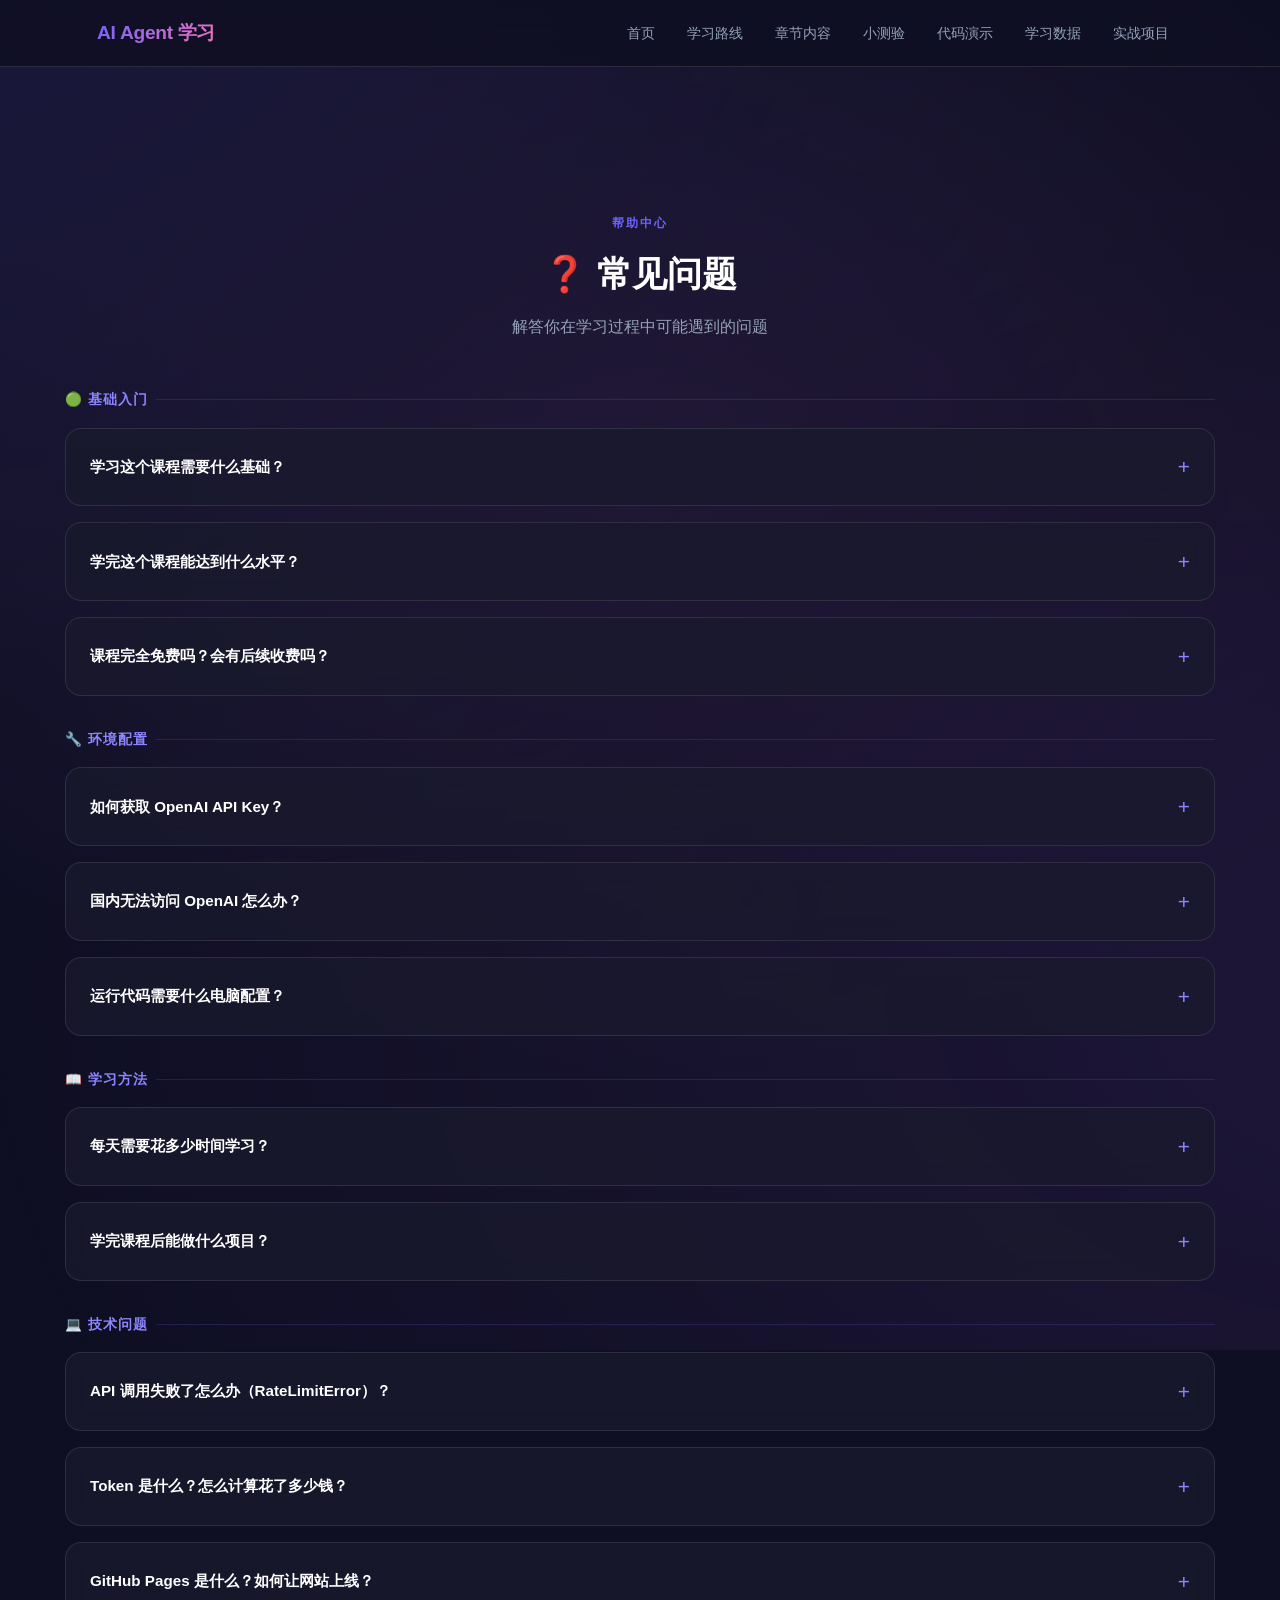
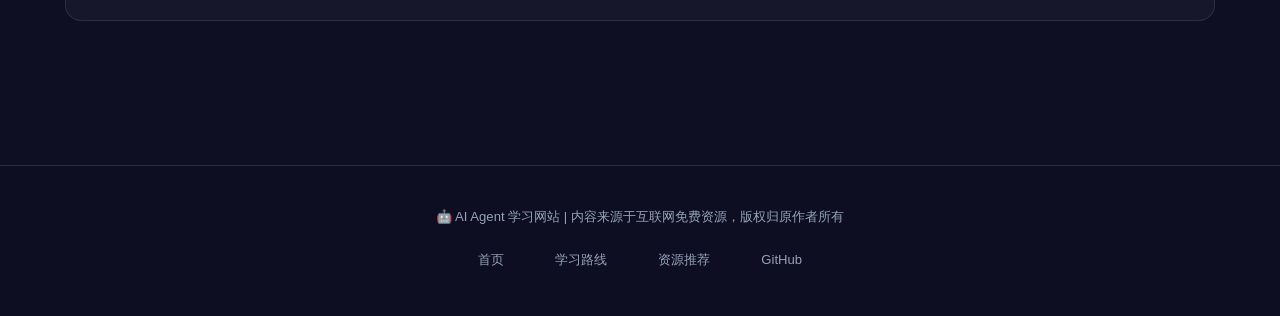
<file: faq.html>
<!DOCTYPE html>
<html lang="zh-CN">
<head>
    <meta charset="UTF-8">
    <meta name="viewport" content="width=device-width, initial-scale=1.0">
    <title>常见问题 - AI Agent 学习网站</title>
    <link rel="stylesheet" href="css/style.css">
    <style>
        .faq-section { padding: 4rem 0 6rem; }
        .faq-section .container { max-width: 820px; margin: 0 auto; padding: 0 2rem; }
        .faq-card {
            background: rgba(26,26,46,0.8);
            border: 1px solid rgba(255,255,255,0.1);
            border-radius: 16px;
            margin-bottom: 1rem;
            overflow: hidden;
            backdrop-filter: blur(10px);
            transition: all 0.3s;
        }
        .faq-card:hover { border-color: rgba(108,99,255,0.3); }
        .faq-question {
            display: flex;
            align-items: center;
            justify-content: space-between;
            padding: 1.3rem 1.5rem;
            cursor: pointer;
            gap: 1rem;
        }
        .faq-question h3 {
            color: white;
            font-size: 0.95rem;
            font-weight: 600;
            flex: 1;
            line-height: 1.5;
        }
        .faq-icon {
            font-size: 1.3rem;
            transition: transform 0.3s;
            flex-shrink: 0;
            color: #8b85ff;
        }
        .faq-card.open .faq-icon { transform: rotate(45deg); }
        .faq-answer {
            max-height: 0;
            overflow: hidden;
            transition: max-height 0.3s ease;
        }
        .faq-card.open .faq-answer { max-height: 500px; }
        .faq-answer-inner {
            padding: 0 1.5rem 1.3rem;
            color: #94a3b8;
            font-size: 0.9rem;
            line-height: 1.8;
            border-top: 1px solid rgba(255,255,255,0.06);
            padding-top: 1rem;
        }
        .faq-answer-inner code {
            background: rgba(108,99,255,0.1);
            color: #8b85ff;
            padding: 0.1rem 0.4rem;
            border-radius: 4px;
            font-size: 0.85em;
        }
        .faq-category { margin-bottom: 1rem; }
        .faq-category-title {
            color: #8b85ff;
            font-size: 0.85rem;
            font-weight: 700;
            text-transform: uppercase;
            letter-spacing: 1px;
            margin-bottom: 1rem;
            display: flex;
            align-items: center;
            gap: 0.5rem;
        }
        .faq-category-title::after {
            content: '';
            flex: 1;
            height: 1px;
            background: rgba(108,99,255,0.2);
        }
    </style>
</head>
<body>
    <nav class="navbar">
        <div class="nav-container">
            <a href="index.html" class="nav-logo">AI Agent 学习</a>
            <ul class="nav-links">
                <li><a href="index.html">首页</a></li>
                <li><a href="roadmap.html">学习路线</a></li>
                <li><a href="chapter1.html">章节内容</a></li>
                <li><a href="quiz.html">小测验</a></li>
                <li><a href="demo.html">代码演示</a></li>
                <li><a href="stats.html">学习数据</a></li>
                            <li><a href="projects.html">实战项目</a></li>
            </ul>
        </div>
    </nav>

    <div style="padding: 9rem 2rem 2rem;">
        <div class="container faq-section">

            <div class="section-header" style="margin-bottom:3rem;">
                <div class="section-eyebrow">帮助中心</div>
                <div class="section-title">❓ 常见问题</div>
                <div class="section-desc">解答你在学习过程中可能遇到的问题</div>
            </div>

            <!-- 基础问题 -->
            <div class="faq-category-title">🟢 基础入门</div>

            <div class="faq-card">
                <div class="faq-question" onclick="toggle(this)">
                    <h3>学习这个课程需要什么基础？</h3>
                    <span class="faq-icon">+</span>
                </div>
                <div class="faq-answer">
                    <div class="faq-answer-inner">
                        几乎不需要任何基础！本课程专门为零基础学习者设计。只要你会用电脑（会上网、打字），就能学。建议先学第一章 Python 基础，即使没有编程经验也可以跟着教程一步步来。课程预计学习周期 2-3 个月。
                    </div>
                </div>
            </div>

            <div class="faq-card">
                <div class="faq-question" onclick="toggle(this)">
                    <h3>学完这个课程能达到什么水平？</h3>
                    <span class="faq-icon">+</span>
                </div>
                <div class="faq-answer">
                    <div class="faq-answer-inner">
                        学完本课程后，你将能够：<br>
                        ✅ 独立调用各种 AI 大模型的 API<br>
                        ✅ 理解并开发 AI Agent 应用<br>
                        ✅ 使用 LangChain、AutoGen 等主流框架<br>
                        ✅ 完成搜索助手、代码助手等实战项目<br>
                        ✅ 能够部署自己的 AI 应用<br><br>
                        达到初级 AI 开发工程师的水平，可以开始做自己的 AI 产品。
                    </div>
                </div>
            </div>

            <div class="faq-card">
                <div class="faq-question" onclick="toggle(this)">
                    <h3>课程完全免费吗？会有后续收费吗？</h3>
                    <span class="faq-icon">+</span>
                </div>
                <div class="faq-answer">
                    <div class="faq-answer-inner">
                        本网站所有课程内容完全免费！不会有任何后续收费。<br><br>
                        但学习过程中会用到一些付费服务（可选）：<br>
                        - <strong>OpenAI API</strong>：有免费额度，用完需付费（按量计费）<br>
                        - <strong>Claude API</strong>：有免费额度，用完需付费<br>
                        - <strong>GitHub</strong>：免费账号足够使用<br><br>
                        学习阶段每月花费可以控制在 50 元以内。
                    </div>
                </div>
            </div>

            <!-- 环境配置 -->
            <div class="faq-category-title" style="margin-top:2rem;">🔧 环境配置</div>

            <div class="faq-card">
                <div class="faq-question" onclick="toggle(this)">
                    <h3>如何获取 OpenAI API Key？</h3>
                    <span class="faq-icon">+</span>
                </div>
                <div class="faq-answer">
                    <div class="faq-answer-inner">
                        获取步骤：<br>
                        1. 访问 <a href="https://platform.openai.com/api-keys" target="_blank" style="color:#8b85ff;">platform.openai.com/api-keys</a><br>
                        2. 注册/登录 OpenAI 账号（需要海外手机号验证）<br>
                        3. 点击 "Create new secret key"<br>
                        4. 复制并妥善保存 Key（只显示一次！）<br><br>
                        <strong>注意：</strong>Key = 银行卡密码，绝不能分享给他人或提交到 GitHub！
                    </div>
                </div>
            </div>

            <div class="faq-card">
                <div class="faq-question" onclick="toggle(this)">
                    <h3>国内无法访问 OpenAI 怎么办？</h3>
                    <span class="faq-icon">+</span>
                </div>
                <div class="faq-answer">
                    <div class="faq-answer-inner">
                        国内用户有以下替代方案（无需翻墙）：<br><br>
                        <strong>免费选项：</strong><br>
                        - <strong>Claude</strong>：anthropic.com，有免费额度<br>
                        - <strong>DeepSeek</strong>：deepseek.com，API 免费额度<br>
                        - <strong>Qwen（通义千问）</strong>：qwen.ai，免费体验<br><br>
                        <strong>付费选项：</strong><br>
                        - 使用国内 API 中转服务（如 OneAPI 等）<br>
                        - 阿里云百炼、百度智能云等国内 AI 平台<br><br>
                        课程第三章详细讲解了 Claude API 和其他替代方案。
                    </div>
                </div>
            </div>

            <div class="faq-card">
                <div class="faq-question" onclick="toggle(this)">
                    <h3>运行代码需要什么电脑配置？</h3>
                    <span class="faq-icon">+</span>
                </div>
                <div class="faq-answer">
                    <div class="faq-answer-inner">
                        不需要很高的配置！课程中所有代码都是调用云端 AI 服务，不需要本地跑大模型。<br><br>
                        推荐配置：<br>
                        ✅ 普通电脑（4GB+ 内存）即可<br>
                        ✅ Windows / Mac / Linux 都可以<br>
                        ✅ 安装 Python 3.8+（课程会教）<br><br>
                        所有 AI 计算都在云端完成，你的电脑只负责发送请求和接收结果。
                    </div>
                </div>
            </div>

            <!-- 学习方法 -->
            <div class="faq-category-title" style="margin-top:2rem;">📖 学习方法</div>

            <div class="faq-card">
                <div class="faq-question" onclick="toggle(this)">
                    <h3>每天需要花多少时间学习？</h3>
                    <span class="faq-icon">+</span>
                </div>
                <div class="faq-answer">
                    <div class="faq-answer-inner">
                        建议学习节奏：<br>
                        - <strong>在职学习者</strong>：每天 1-2 小时，约 2-3 个月学完<br>
                        - <strong>学生/全职学习</strong>：每天 3-4 小时，约 1-1.5 个月学完<br>
                        - <strong>周末学习</strong>：周末每天 3-4 小时，约 3-4 个月学完<br><br>
                        关键是坚持，每天学习比一次性突击效果更好。建议配合课程做笔记和练习。
                    </div>
                </div>
            </div>

            <div class="faq-card">
                <div class="faq-question" onclick="toggle(this)">
                    <h3>学完课程后能做什么项目？</h3>
                    <span class="faq-icon">+</span>
                </div>
                <div class="faq-answer">
                    <div class="faq-answer-inner">
                        学完课程后可以做的项目：<br><br>
                        <strong>入门级：</strong><br>
                        - AI 对话助手（接入 GPT/Claude）<br>
                        - 文章总结工具<br>
                        - Prompt 优化工具<br><br>
                        <strong>进阶级：</strong><br>
                        - AI 搜索助手（联网回答问题）<br>
                        - 私人知识库问答系统（RAG）<br>
                        - 自动数据分析师<br><br>
                        <strong>高级：</strong><br>
                        - 多 Agent 协作系统<br>
                        - AI 个人助理（自动处理邮件、日程）<br>
                        - AI 产品客服机器人
                    </div>
                </div>
            </div>

            <!-- 技术问题 -->
            <div class="faq-category-title" style="margin-top:2rem;">💻 技术问题</div>

            <div class="faq-card">
                <div class="faq-question" onclick="toggle(this)">
                    <h3>API 调用失败了怎么办（RateLimitError）？</h3>
                    <span class="faq-icon">+</span>
                </div>
                <div class="faq-answer">
                    <div class="faq-answer-inner">
                        RateLimitError 表示请求过快，触发了 API 的限流。解决方法：<br><br>
                        1. <strong>等待重试</strong>：等几秒再试<br>
                        2. <strong>加延迟</strong>：在代码里加 <code>time.sleep(1)</code><br>
                        3. <strong>降低频率</strong>：不要短时间内大量请求<br>
                        4. <strong>升级账号</strong>：付费账号限流更宽松<br>
                        5. <strong>换用免费额度更多的模型</strong>：如 Claude Haiku<br><br>
                        课程第三章有详细的错误处理代码示例。
                    </div>
                </div>
            </div>

            <div class="faq-card">
                <div class="faq-question" onclick="toggle(this)">
                    <h3>Token 是什么？怎么计算花了多少钱？</h3>
                    <span class="faq-icon">+</span>
                </div>
                <div class="faq-answer">
                    <div class="faq-answer-inner">
                        Token 是 AI 模型处理文本的基本单位。<br>
                        - 英文：约 4 个字符 ≈ 1 个 Token<br>
                        - 中文：约 1-2 个汉字 ≈ 1 个 Token<br><br>
                        API 费用 = 输入 Token 数 × 输入单价 + 输出 Token 数 × 输出单价<br><br>
                        查看消耗：在 API 响应中有 <code>usage.total_tokens</code> 字段<br>
                        控制成本：用 <code>max_tokens</code> 限制输出长度，开发阶段用小模型（如 GPT-4o-mini）
                    </div>
                </div>
            </div>

            <div class="faq-card">
                <div class="faq-question" onclick="toggle(this)">
                    <h3>GitHub Pages 是什么？如何让网站上线？</h3>
                    <span class="faq-icon">+</span>
                </div>
                <div class="faq-answer">
                    <div class="faq-answer-inner">
                        GitHub Pages 是 GitHub 提供的免费静态网站托管服务。<br><br>
                        启用方法（课程中已操作）：<br>
                        1. 打开 GitHub 仓库 → Settings<br>
                        2. 左侧点击 Pages<br>
                        3. Source 选择 <code>main</code> 分支和 <code>/ (root)</code><br>
                        4. 点击 Save，约 1-3 分钟网站上线<br><br>
                        你的网站地址：<code>https://xkvscl.github.io/ai-learning-site</code><br>
                        只要仓库有 <code>index.html</code> 文件，就能在网上访问！
                    </div>
                </div>
            </div>

        </div>
    </div>

    <footer class="footer">
        <div class="container">
            <p>🤖 AI Agent 学习网站 | 内容来源于互联网免费资源，版权归原作者所有</p>
            <div class="footer-links">
                <a href="index.html">首页</a>
                <a href="roadmap.html">学习路线</a>
                <a href="resources.html">资源推荐</a>
                <a href="https://github.com/xkvscl/ai-learning-site" target="_blank">GitHub</a>
            </div>
        </div>
    </footer>

    <script>
        function toggle(el) {
            const card = el.closest('.faq-card');
            card.classList.toggle('open');
        }
    </script>
    <script src="js/animations.js"></script>
</body>
</html>
</file>
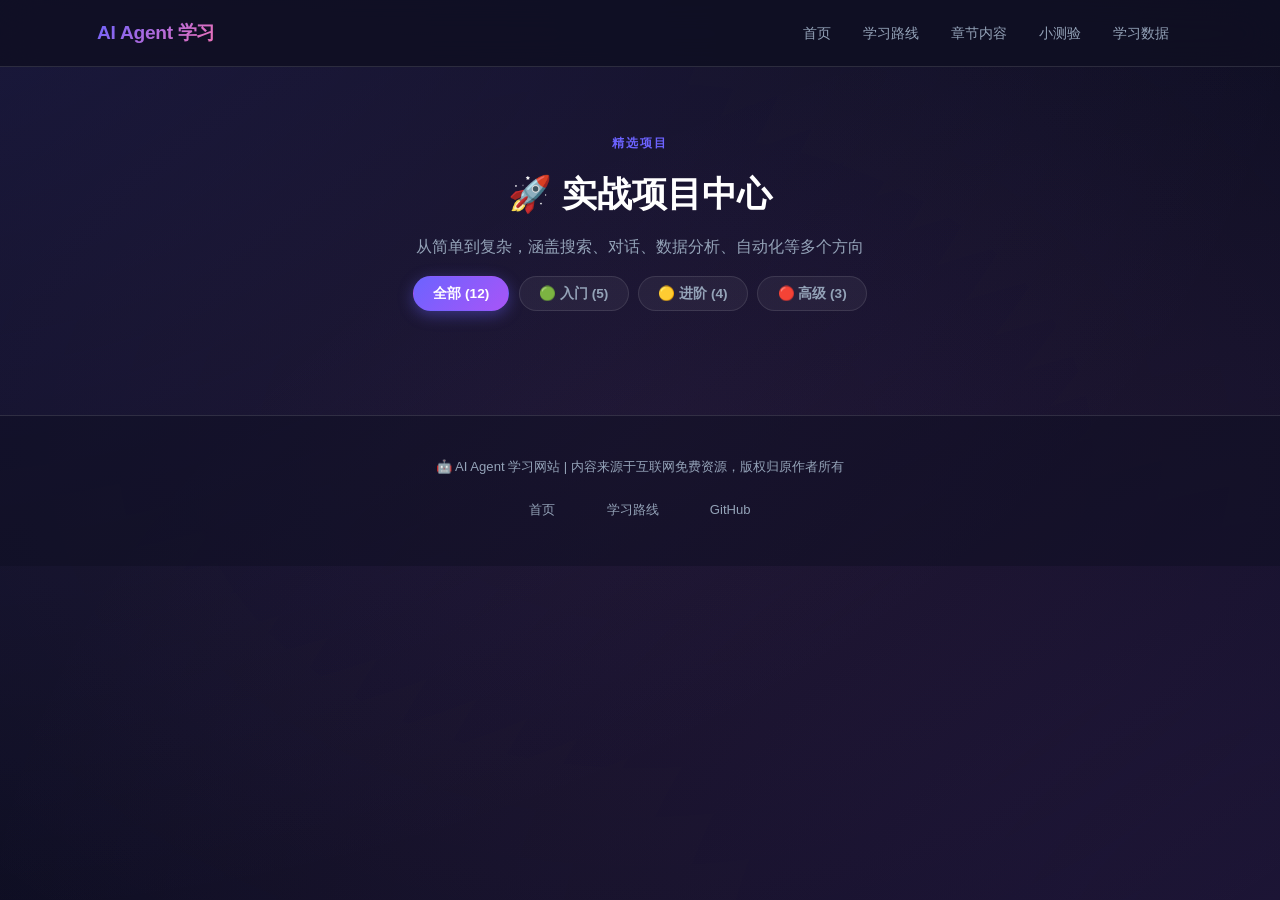
<file: projects.html>
<!DOCTYPE html>
<html lang="zh-CN">
<head>
<meta charset="UTF-8">
<meta name="viewport" content="width=device-width, initial-scale=1.0">
<title>实战项目 - AI Agent 学习网站</title>
<link rel="stylesheet" href="css/style.css">
<style>
.projects-page{padding:8rem 2rem 4rem}.projects-page .container{max-width:1100px;margin:0 auto}
.project-filters{display:flex;gap:.6rem;flex-wrap:wrap;margin-bottom:2.5rem;justify-content:center}
.filter-btn{padding:.45rem 1.2rem;border-radius:50px;font-size:.85rem;font-weight:600;cursor:pointer;border:1px solid rgba(255,255,255,.1);background:rgba(255,255,255,.05);color:#94a3b8;transition:all .25s}
.filter-btn:hover{border-color:rgba(108,99,255,.5);color:#fff}
.filter-btn.active{background:linear-gradient(135deg,#6c63ff,#a855f7);color:#fff;border-color:transparent;box-shadow:0 4px 15px rgba(108,99,255,.4)}
.projects-grid{display:grid;grid-template-columns:repeat(auto-fill,minmax(320px,1fr));gap:1.5rem}
.project-card{background:rgba(26,26,46,.9);border:1px solid rgba(255,255,255,.1);border-radius:20px;overflow:hidden;backdrop-filter:blur(10px);transition:all .3s;display:flex;flex-direction:column}
.project-card:hover{transform:translateY(-5px);border-color:rgba(108,99,255,.4);box-shadow:0 20px 60px rgba(0,0,0,.3)}
.project-thumb{height:150px;position:relative;overflow:hidden;display:flex;align-items:center;justify-content:center;font-size:3.5rem}
.project-difficulty{position:absolute;top:.8rem;right:.8rem;padding:.2rem .6rem;border-radius:50px;font-size:.7rem;font-weight:700;color:#fff}
.project-body{padding:1.4rem;flex:1;display:flex;flex-direction:column}
.project-tags{display:flex;flex-wrap:wrap;gap:.4rem;margin-bottom:.6rem}
.project-tag{background:rgba(108,99,255,.1);border:1px solid rgba(108,99,255,.2);color:#8b85ff;padding:.1rem .55rem;border-radius:50px;font-size:.68rem;font-weight:600}
.project-title{font-size:1.05rem;font-weight:800;color:#fff;margin-bottom:.4rem}
.project-desc{color:#94a3b8;font-size:.84rem;line-height:1.6;flex:1;margin-bottom:.8rem}
.project-features{margin-bottom:.8rem}
.project-features-title{font-size:.72rem;font-weight:700;color:#64748b;text-transform:uppercase;letter-spacing:1px;margin-bottom:.4rem}
.project-feature-list{display:flex;flex-wrap:wrap;gap:.3rem}
.project-feature-item{background:rgba(255,255,255,.04);padding:.2rem .6rem;border-radius:6px;font-size:.75rem;color:#94a3b8}
.project-footer{display:flex;align-items:center;justify-content:space-between;padding-top:.8rem;border-top:1px solid rgba(255,255,255,.06)}
.project-time{font-size:.75rem;color:#64748b;display:flex;align-items:center;gap:.3rem}
.project-cta{padding:.45rem 1.1rem;border-radius:50px;background:linear-gradient(135deg,#6c63ff,#a855f7);color:#fff;font-size:.8rem;font-weight:700;cursor:pointer;border:none;transition:all .25s;text-decoration:none;display:inline-block}
.project-cta:hover{transform:translateY(-2px);box-shadow:0 6px 20px rgba(108,99,255,.4)}
.modal-overlay{position:fixed;top:0;left:0;right:0;bottom:0;background:rgba(0,0,0,.75);backdrop-filter:blur(5px);z-index:9999;display:none;overflow-y:auto}
.modal-overlay.show{display:block}
.modal{background:rgba(18,18,38,.98);border:1px solid rgba(255,255,255,.1);border-radius:24px;padding:2.2rem;max-width:700px;width:calc(100% - 2rem);margin:2rem auto;animation:modalIn .3s ease}
@keyframes modalIn{from{opacity:0;transform:translateY(20px)}to{opacity:1;transform:translateY(0)}}
.modal-header{display:flex;align-items:flex-start;justify-content:space-between;margin-bottom:1.8rem;gap:1rem}
.modal-title{font-size:1.3rem;font-weight:900;color:#fff;flex:1}
.modal-close{width:34px;height:34px;border-radius:50%;background:rgba(255,255,255,.06);border:1px solid rgba(255,255,255,.1);color:#94a3b8;cursor:pointer;font-size:1rem;display:flex;align-items:center;justify-content:center;transition:all .2s;flex-shrink:0}
.modal-close:hover{background:rgba(255,255,255,.1);color:#fff}
.modal-section{margin-bottom:1.8rem}
.modal-section-title{font-size:.75rem;font-weight:700;color:#6c63ff;text-transform:uppercase;letter-spacing:1.5px;margin-bottom:.7rem}
.modal-section p{color:#94a3b8;font-size:.88rem;line-height:1.8}
.modal-section pre{background:#0d1117;border:1px solid #21262d;color:#c9d1d9;padding:1.1rem 1.3rem;border-radius:10px;font-size:.8rem;line-height:1.7;overflow-x:auto;font-family:'JetBrains Mono',monospace;margin-top:.7rem;white-space:pre}
.modal-steps{display:flex;flex-direction:column;gap:.7rem;margin-top:.8rem}
.modal-step{display:flex;gap:.9rem;align-items:flex-start}
.step-num{width:26px;height:26px;border-radius:50%;background:linear-gradient(135deg,#6c63ff,#a855f7);color:#fff;font-size:.75rem;font-weight:800;display:flex;align-items:center;justify-content:center;flex-shrink:0}
.step-text{flex:1;color:#94a3b8;font-size:.86rem;line-height:1.7;padding-top:2px}
.modal-tech{display:flex;flex-wrap:wrap;gap:.4rem;margin-top:.8rem}
.tech-badge{background:rgba(108,99,255,.1);border:1px solid rgba(108,99,255,.25);color:#8b85ff;padding:.18rem .65rem;border-radius:50px;font-size:.72rem;font-weight:600}
.toast{position:fixed;bottom:30px;left:50%;transform:translateX(-50%);background:linear-gradient(135deg,#6c63ff,#a855f7);color:#fff;padding:.7rem 1.6rem;border-radius:50px;font-size:.88rem;font-weight:600;z-index:99999;box-shadow:0 8px 30px rgba(108,99,255,.4);animation:toastIn .3s ease;pointer-events:none}
@keyframes toastIn{from{opacity:0;transform:translateX(-50%) translateY(20px)}to{opacity:1;transform:translateX(-50%) translateY(0)}}
.hidden{display:none!important}
</style>
</head>
<body>
<nav class="navbar"><div class="nav-container"><a href="index.html" class="nav-logo">AI Agent 学习</a><ul class="nav-links"><li><a href="index.html">首页</a></li><li><a href="roadmap.html">学习路线</a></li><li><a href="chapter1.html">章节内容</a></li><li><a href="quiz.html">小测验</a></li><li><a href="stats.html">学习数据</a></li></ul></div></nav>
<div class="projects-page"><div class="container">
<div class="section-header" style="margin-bottom:1rem;"><div class="section-eyebrow">精选项目</div><div class="section-title">&#x1F680; 实战项目中心</div><div class="section-desc">从简单到复杂，涵盖搜索、对话、数据分析、自动化等多个方向</div></div>
<div class="project-filters" id="filters">
<button class="filter-btn active" data-filter="all" onclick="filterProjects('all')">全部 (12)</button>
<button class="filter-btn" data-filter="easy" onclick="filterProjects('easy')">&#x1F7E2; 入门 (5)</button>
<button class="filter-btn" data-filter="medium" onclick="filterProjects('medium')">&#x1F7E1; 进阶 (4)</button>
<button class="filter-btn" data-filter="hard" onclick="filterProjects('hard')">&#x1F534; 高级 (3)</button>
</div>
<div class="projects-grid" id="projectsGrid">
<!-- Cards injected by JS -->
</div>
</div></div>
<div class="modal-overlay" id="projectModal"><div class="modal" id="modalContent"></div></div>
<footer class="footer"><div class="container"><p>&#x1F916; AI Agent 学习网站 | 内容来源于互联网免费资源，版权归原作者所有</p><div class="footer-links"><a href="index.html">首页</a><a href="roadmap.html">学习路线</a><a href="https://github.com/xkvscl/ai-learning-site" target="_blank">GitHub</a></div></div></footer>
<script>
var projects=[
{tags:["搜索","LangChain","DuckDuckGo"],title:"AI联网搜索助手",difficulty:"easy",diffLabel:"入门",diffColor:"#10b981",duration:"约1周",bg:"linear-gradient(135deg,#1a1a2e,#16213e,#0f3460)",icon:"&#x1F50D;",desc:"构建可联网搜索的AI助手，输入问题自动搜索、总结并回答，支持多源对比。",features:["联网搜索","智能总结","追问扩展"],tech:["Python","LangChain","DuckDuckGo","GPT-4o-mini"],steps:["安装依赖：pip install langchain langchain-community streamlit","初始化ChatOpenAI模型，配置DuckDuckGo搜索工具","使用LangChain Agent串联搜索工具和LLM","使用Streamlit构建美观Web界面","添加搜索历史记录，支持追问扩展","部署到Streamlit Cloud免费托管"],code:"from langchain_openai import ChatOpenAI\nfrom langchain.agents import initialize_agent, load_tools\n\nllm = ChatOpenAI(model=\"gpt-4o-mini\")\ntools = load_tools([\"ddg-search\"], llm=llm)\n\nagent = initialize_agent(\n    tools=tools, llm=llm,\n    agent=\"zero-shot-react-description\", verbose=True\n)\nresult = agent.run(\"2025年诺贝尔物理学奖得主是谁？\")\nprint(result)"},
{tags:["对话","Streamlit","API"],title:"个人AI对话助手",difficulty:"easy",diffLabel:"入门",diffColor:"#10b981",duration:"约3天",bg:"linear-gradient(135deg,#1a1a2e,#2d1b69,#6c63ff)",icon:"&#x1F4AC;",desc:"基于Streamlit构建美观AI对话界面，支持多轮对话、历史记录、主题切换。",features:["多轮对话","历史记录","打字机效果"],tech:["Python","Streamlit","OpenAI SDK","Session State"],steps:["安装：pip install streamlit openai","创建app.py，初始化Streamlit页面","使用st.session_state保存对话历史","调用OpenAI API发送消息","实现打字机流式输出效果","添加侧边栏：设置API Key、清空历史、切换主题"],code:"import streamlit as st\nfrom openai import OpenAI\n\nst.title(\"AI对话助手\")\n\nif \"messages\" not in st.session_state:\n    st.session_state.messages = []\n\nfor msg in st.session_state.messages:\n    with st.chat_message(msg[\"role\"]):\n        st.markdown(msg[\"content\"])\n\nif prompt := st.chat_input(\"说点什么...\"):\n    st.session_state.messages.append({\"role\":\"user\",\"content\":prompt})\n    client = OpenAI()\n    resp = client.chat.completions.create(model=\"gpt-4o-mini\",messages=st.session_state.messages)\n    reply = resp.choices[0].message.content\n    st.session_state.messages.append({\"role\":\"assistant\",\"content\":reply})"},
{tags:["代码执行","Python","调试"],title:"AI代码助手",difficulty:"easy",diffLabel:"入门",diffColor:"#10b981",duration:"约1周",bg:"linear-gradient(135deg,#1a1a2e,#1b4332,#10b981)",icon:"&#x1F4BB;",desc:"输入自然语言生成Python代码、自动执行、调试报错、解释代码逻辑。",features:["代码生成","自动执行","错误调试"],tech:["Python","subprocess","LangChain","GPT-4o-mini"],steps:["使用LangChain的Python REPL工具执行代码","定义代码审查Prompt，过滤不安全代码","集成错误捕获和处理逻辑","添加代码格式化输出","支持解释代码和优化建议"],code:"from langchain.tools import tool\nfrom langchain.agents import initialize_agent\nimport subprocess\n\n@tool\ndef execute_python(code: str) -> str:\n    result = subprocess.run(\n        [\"python\", \"-c\", code],\n        capture_output=True, text=True, timeout=10\n    )\n    return result.stdout or result.stderr\n\ntools = [execute_python]\nagent = initialize_agent(tools, llm, agent=\"zero-shot-react-description\", verbose=True)"},
{tags:["写作","RAG","FAISS"],title:"文章总结与写作助手",difficulty:"easy",diffLabel:"入门",diffColor:"#10b981",duration:"约1周",bg:"linear-gradient(135deg,#1a1a2e,#4a1a1a,#ef4444)",icon:"&#x270D;",desc:"上传文章链接或文本，自动总结要点，根据内容回答问题。",features:["URL摘要","问答系统","要点提炼"],tech:["Python","BeautifulSoup","LangChain","FAISS"],steps:["使用requests+BeautifulSoup抓取网页内容","LangChain DocumentLoaders解析文本","TextSplitter分块处理","FAISS向量数据库存储","RetrievalQA链进行问答"],code:"from langchain_community.document_loaders import UnstructuredURLLoader\nfrom langchain.text_splitter import RecursiveCharacterTextSplitter\nfrom langchain_community.vectorstores import FAISS\nfrom langchain_openai import OpenAIEmbeddings\n\nloader = UnstructuredURLLoader(urls=[\"https://example.com/article\"])\ndocs = loader.load()\nsplitter = RecursiveCharacterTextSplitter(chunk_size=500)\nchunks = splitter.split_documents(docs)\nvectorstore = FAISS.from_documents(chunks, OpenAIEmbeddings())"},
{tags:["爬虫","自动化","正则"],title:"网页内容抓取Agent",difficulty:"easy",diffLabel:"入门",diffColor:"#10b981",duration:"约5天",bg:"linear-gradient(135deg,#1a1a2e,#1a3a1a,#22c55e)",icon:"&#x1F578;",desc:"输入网址，AI Agent自动分析页面结构、抓取目标内容、清洗数据。",features:["URL分析","内容提取","数据清洗"],tech:["Python","requests","BeautifulSoup","LangChain","正则表达式"],steps:["定义URL分析工具获取网页HTML","BeautifulSoup解析DOM结构","AI判断需要提取哪些内容","正则表达式提取目标数据","输出结构化JSON/CSV"],code:"import requests\nfrom bs4 import BeautifulSoup\n\nhtml = requests.get(url).text\nsoup = BeautifulSoup(html, \"html.parser\")\n# AI判断：提取标题、正文、日期等\ntitle = soup.find(\"h1\").text.strip()\nparagraphs = [p.text for p in soup.find_all(\"p\")]"},
{tags:["数据分析","Pandas","可视化"],title:"智能数据分析Agent",difficulty:"medium",diffLabel:"进阶",diffColor:"#f59e0b",duration:"约2周",bg:"linear-gradient(135deg,#1a1a2e,#1a2a1a,#f59e0b)",icon:"&#x1F4CA;",desc:"上传CSV/Excel文件，自动分析数据、生成图表、撰写分析报告。",features:["数据读取","统计分析","图表生成"],tech:["Python","Pandas","Matplotlib","LangChain","Streamlit"],steps:["Pandas读取CSV/Excel文件","计算描述性统计量（均值、方差、相关性）","Matplotlib生成柱状图、折线图","AI撰写分析报告文字","Streamlit构建完整数据看板"],code:"import pandas as pd\nimport matplotlib.pyplot as plt\n\ndf = pd.read_csv(\"data.csv\")\nstats = df.describe()\n\nplt.figure(figsize=(10,6))\ndf.plot(kind=\"bar\", x=\"name\", y=\"value\")\nplt.savefig(\"chart.png\")\nplt.close()"},
{tags:["RAG","向量数据库","知识库"],title:"私人知识库问答系统",difficulty:"medium",diffLabel:"进阶",diffColor:"#f59e0b",duration:"约2周",bg:"linear-gradient(135deg,#1a1a2e,#2a1a4a,#a855f7)",icon:"&#x1F4DA;",desc:"上传文档构建本地知识库，基于向量检索让AI精准回答私域知识问题。",features:["多格式文档","向量检索","精准问答"],tech:["LangChain","FAISS","OpenAI Embeddings","Chroma"],steps:["支持PDF/TXT/Markdown文档加载","文本分块（Chunk）处理","OpenAI Embeddings向量化","FAISS/Chroma向量数据库检索","RetrievalQA精准问答"],code:"from langchain_community.document_loaders import PyPDFLoader\nfrom langchain_openai import OpenAIEmbeddings\nfrom langchain_community.vectorstores import Chroma\n\nloader = PyPDFLoader(\"document.pdf\")\npages = loader.load_and_split()\nvectorstore = Chroma.from_documents(pages, OpenAIEmbeddings())"},
{tags:["邮件","自动化","IMAP"],title:"AI邮件助手",difficulty:"medium",diffLabel:"进阶",diffColor:"#f59e0b",duration:"约2周",bg:"linear-gradient(135deg,#1a1a2e,#2a1a0a,#f97316)",icon:"&#x1F4E7;",desc:"AI Agent自动阅读邮件、理解内容、生成回复、分类归档。",features:["邮件阅读","智能回复","分类归档"],tech:["Python","imaplib","LangChain","Function Calling"],steps:["IMAP连接邮箱，获取未读邮件","AI解析邮件内容，判断意图","生成专业回复草稿","邮件分类（重要/普通/待处理）","发送回复或保存草稿"],code:"import imaplib, email\nfrom langchain_openai import ChatOpenAI\n\nmail = imaplib.IMAP4_SSL(\"imap.gmail.com\")\nmail.login(\"your_email\", \"password\")\nmail.select(\"inbox\")\nstatus, msgs = mail.search(None, \"UNSEEN\")"},
{tags:["多Agent","AutoGen","协作"],title:"代码审查流水线",difficulty:"medium",diffLabel:"进阶",diffColor:"#f59e0b",duration:"约2周",bg:"linear-gradient(135deg,#1a1a2e,#0a1a2a,#06b6d4)",icon:"&#x1F91D;",desc:"AutoGen多Agent协作：开发者写代码 → 审查员检查 → 测试员验证。",features:["代码生成","质量审查","自动化测试"],tech:["Python","AutoGen","GPT-4","GitHub Actions"],steps:["定义Developer/Reviewer/Tester三个Agent角色","Agent间通过消息传递协作","Reviewer提出代码修改建议","Tester验证代码正确性","输出最终代码+审查报告"],code:"import autogen\n\ndeveloper = autogen.AssistantAgent(name=\"Developer\",\n    llm_config={\"model\":\"gpt-4o-mini\",\"temperature\":0.3})\n\nreviewer = autogen.AssistantAgent(name=\"Reviewer\",\n    system_message=\"你是资深代码审查员，检查代码质量。\")\n\ngroupchat = autogen.GroupChat(\n    agents=[developer, reviewer], messages=[])\nmanager = autogen.GroupChatManager(groupchat=groupchat)"},
{tags:["Agent","记忆","向量数据库"],title:"有记忆的个人AI助理",difficulty:"hard",diffLabel:"高级",diffColor:"#ef4444",duration:"约3周",bg:"linear-gradient(135deg,#1a1a2e,#2a0a1a,#ec4899)",icon:"&#x1F9E0;",desc:"构建有长期记忆的AI助理，能记住用户偏好、历史对话、重要事件。",features:["短期记忆","长期记忆","偏好学习"],tech:["Python","LangChain","FAISS","Mem0","GPT-4o"],steps:["短期记忆：ConversationBufferMemory","长期记忆：FAISS向量存储重要对话","定期对短期记忆压缩摘要存入长期","偏好提取：分析用户风格和习惯","跨会话持续学习和进化"],code:"from langchain.memory import ConversationBufferMemory\nfrom langchain_openai import ChatOpenAI\nfrom langchain.agents import initialize_agent\n\nmemory = ConversationBufferMemory(memory_key=\"chat_history\")\n\nagent = initialize_agent(\n    tools=tools, llm=llm,\n    agent=\"conversational-react-description\",\n    memory=memory\n)"},
{tags:["MCP","浏览器","自动化"],title:"AI浏览器自动化助手",difficulty:"hard",diffLabel:"高级",diffColor:"#ef4444",duration:"约3周",bg:"linear-gradient(135deg,#1a1a2e,#0a0a2a,#6366f1)",icon:"&#x1F310;",desc:"让AI直接控制浏览器自动完成订票、填表、抢票等操作。",features:["网页操作","表单填写","自动抢票"],tech:["Python","Playwright","Claude MCP","Agents SDK"],steps:["安装Playwright：pip install playwright","初始化浏览器自动化环境","定义点击/输入/截图等工具","MCP服务器连接AI和浏览器","自然语言指令驱动浏览器操作"],code:"from playwright.sync_api import sync_playwright\n\nwith sync_playwright() as p:\n    browser = p.chromium.launch()\n    page = browser.new_page()\n    page.goto(\"https://example.com/form\")\n    page.fill(\"#name\", \"张三\")\n    page.click(\"button[type=submit]\")\n    browser.close()"},
{tags:["工具开发","Function Calling","插件"],title:"AI工具集合平台",difficulty:"hard",diffLabel:"高级",diffColor:"#ef4444",duration:"约4周",bg:"linear-gradient(135deg,#1a1a2e,#1a2a1a,#22d3ee)",icon:"&#x1F527;",desc:"构建可扩展的AI Agent工具平台，支持自定义工具注册、插件热插拔。",features:["工具注册","插件系统","工作流编排"],tech:["Python","Function Calling","Plugin System","FastAPI"],steps:["定义统一的工具接口规范","实现工具注册中心（PluginRegistry）","支持JSON配置或代码动态注册","工具执行器+权限控制","可视化编排工作流"],code:"class Tool:\n    def __init__(self, name, func, description):\n        self.name = name\n        self.func = func\n        self.description = description\n\nclass ToolRegistry:\n    def __init__(self):\n        self.tools = {}\n    def register(self, tool):\n        self.tools[tool.name] = tool\n    def get_tools(self):\n        return [t.__dict__ for t in self.tools.values()]"}
];

function renderCards(filter){
  var grid=document.getElementById('projectsGrid');
  var html='';
  projects.forEach(function(p,i){
    if(filter==='all'||p.difficulty===filter){
      var ftags=p.tags.map(function(t){return'<span class="project-tag">'+t+'</span>'}).join('');
      varffeats=p.features.map(function(f){return'<span class="project-feature-item">'+f+'</span>'}).join('');
      html+='<div class="project-card" data-diff="'+p.difficulty+'">';
      html+='<div class="project-thumb" style="background:'+p.bg+';">'+p.icon+'<span class="project-difficulty" style="background:'+p.diffColor+'">'+p.diffLabel+'</span></div>';
      html+='<div class="project-body">'+ftags?'<div class="project-tags">'+ftags+'</div>':'';
      html+='<div class="project-title">'+p.title+'</div>';
      html+='<div class="project-desc">'+p.desc+'</div>';
      html+='<div class="project-features"><div class="project-features-title">核心功能</div><div class="project-feature-list">'+ffeats+'</div></div>';
      html+='<div class="project-footer"><span class="project-time">&#x23F1; '+p.duration+'</span><button class="project-cta" onclick="openProject('+i+')">查看详情</button></div>';
      html+='</div></div>';
    }
  });
  grid.innerHTML=html||'<div style="grid-column:1/-1;text-align:center;padding:4rem;color:#64748b;">暂无符合条件的项目</div>';
}

function filterProjects(f){
  document.querySelectorAll('.filter-btn').forEach(function(b){b.classList.remove('active')});
  event.target.classList.add('active');
  renderCards(f);
}

function openProject(i){
  var p=projects[i];
  var techHtml=p.tech.map(function(t){return'<span class="tech-badge">'+t+'</span>'}).join('');
  var stepsHtml=p.steps.map(function(s,idx){return'<div class="modal-step"><span class="step-num">'+(idx+1)+'</span><span class="step-text">'+s+'</span></div>'}).join('');
  var modal=document.getElementById('modalContent');
  modal.innerHTML='<div class="modal-header"><div style="display:flex;align-items:center;gap:.8rem;flex:1"><span style="font-size:2.5rem;">'+p.icon+'</span><div><div class="modal-title">'+p.title+'</div><div style="display:flex;gap:.5rem;margin-top:.3rem">'+techHtml+'</div></div></div><button class="modal-close" onclick="closeModal()">&#x2715;</button></div>';
  modal.innerHTML+='<div class="modal-section"><div class="modal-section-title">&#x1F4CB; 项目简介</div><p>'+p.desc+'</p></div>';
  modal.innerHTML+='<div class="modal-section"><div class="modal-section-title">&#x1F527; 技术栈</div><div class="modal-tech">'+techHtml+'</div></div>';
  modal.innerHTML+='<div class="modal-section"><div class="modal-section-title">&#x1F680; 开发步骤</div><div class="modal-steps">'+stepsHtml+'</div></div>';
  modal.innerHTML+='<div class="modal-section"><div class="modal-section-title">&#x1F4DD; 核心代码</div><pre>'+escapeHtml(p.code)+'</pre></div>';
  modal.innerHTML+='<div class="modal-section"><div class="modal-section-title">&#x2728; 项目效果</div><p>'+p.desc+'</p></div>';
  document.getElementById('projectModal').classList.add('show');
  document.body.style.overflow='hidden';
}

function escapeHtml(s){return s.replace(/&/g,"&amp;").replace(/</g,"&lt;").replace(/>/g,"&gt;").replace(/"/g,"&quot;")}

function closeModal(){
  document.getElementById('projectModal').classList.remove('show');
  document.body.style.overflow='';
}

document.getElementById('projectModal').addEventListener('click',function(e){
  if(e.target===this) closeModal();
});

document.addEventListener('keydown',function(e){
  if(e.key==='Escape') closeModal();
});

renderCards('all');
</script>
</body></html>
</file>
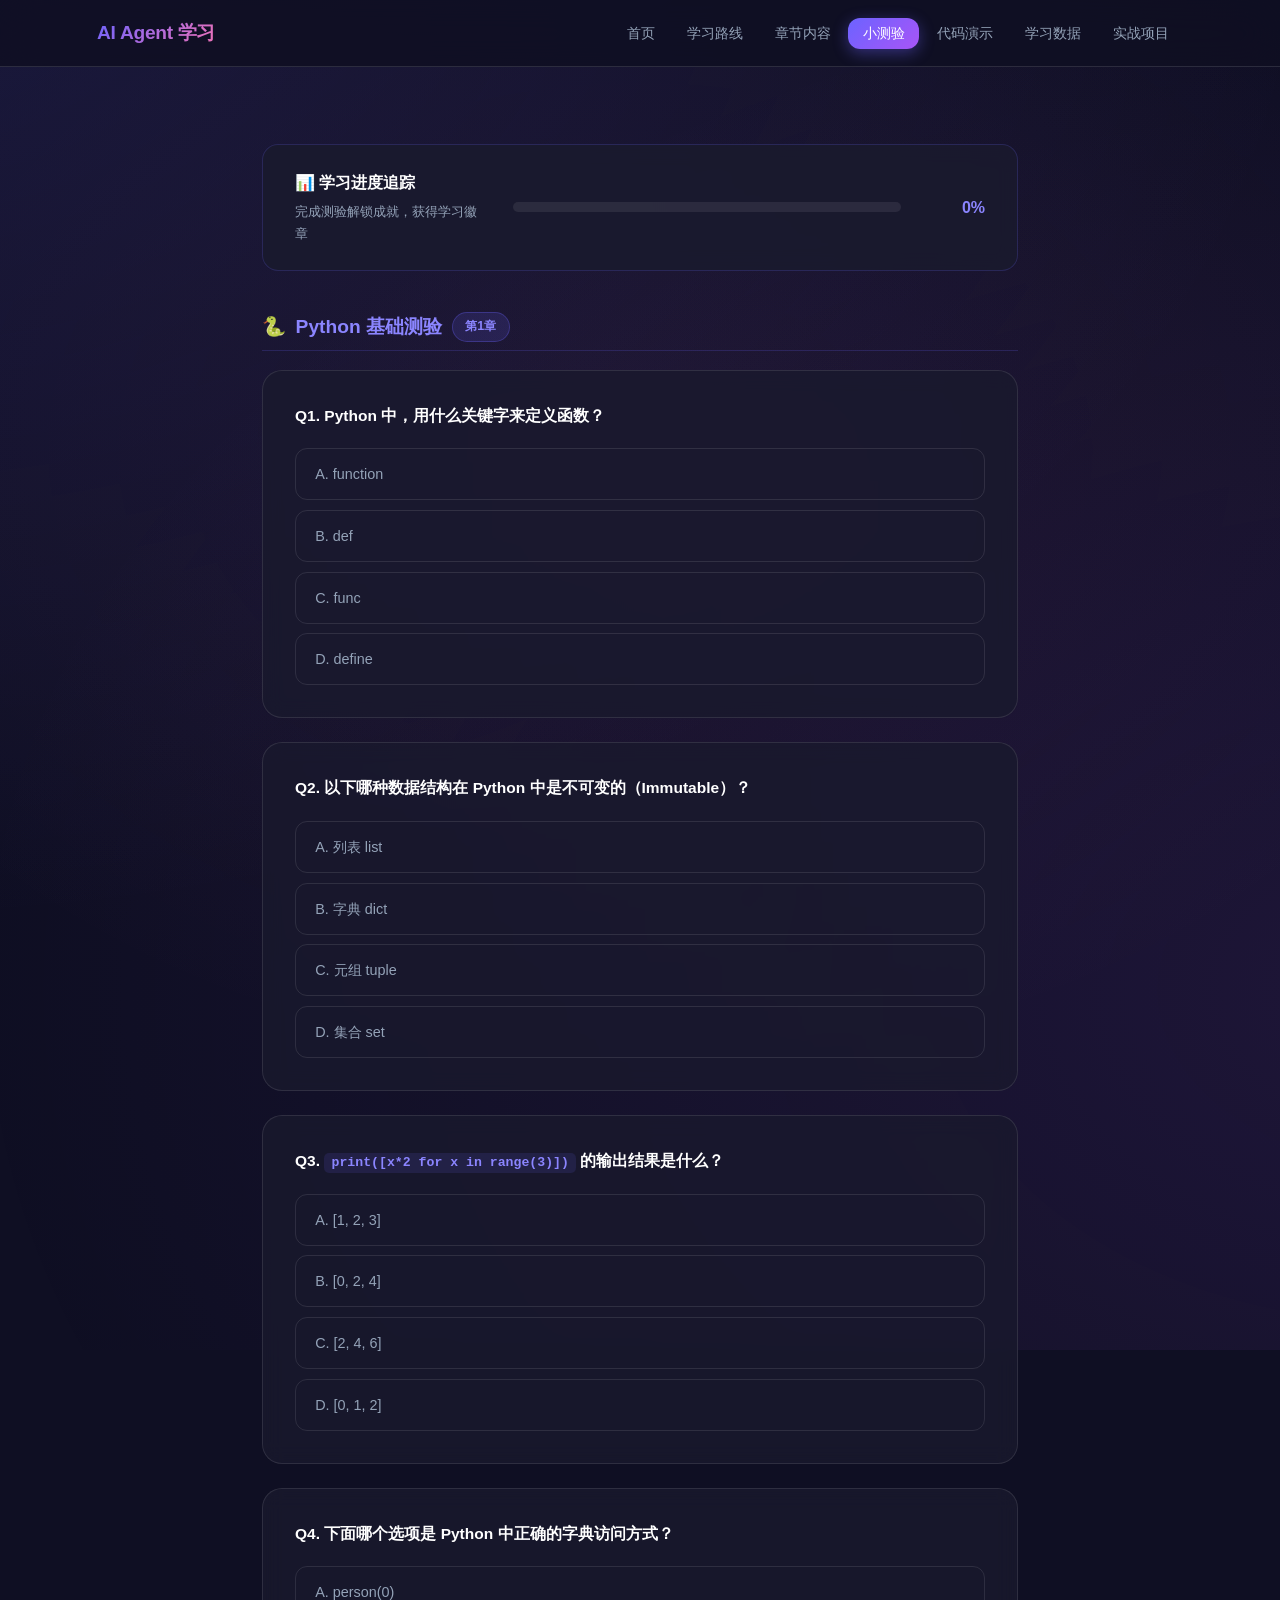
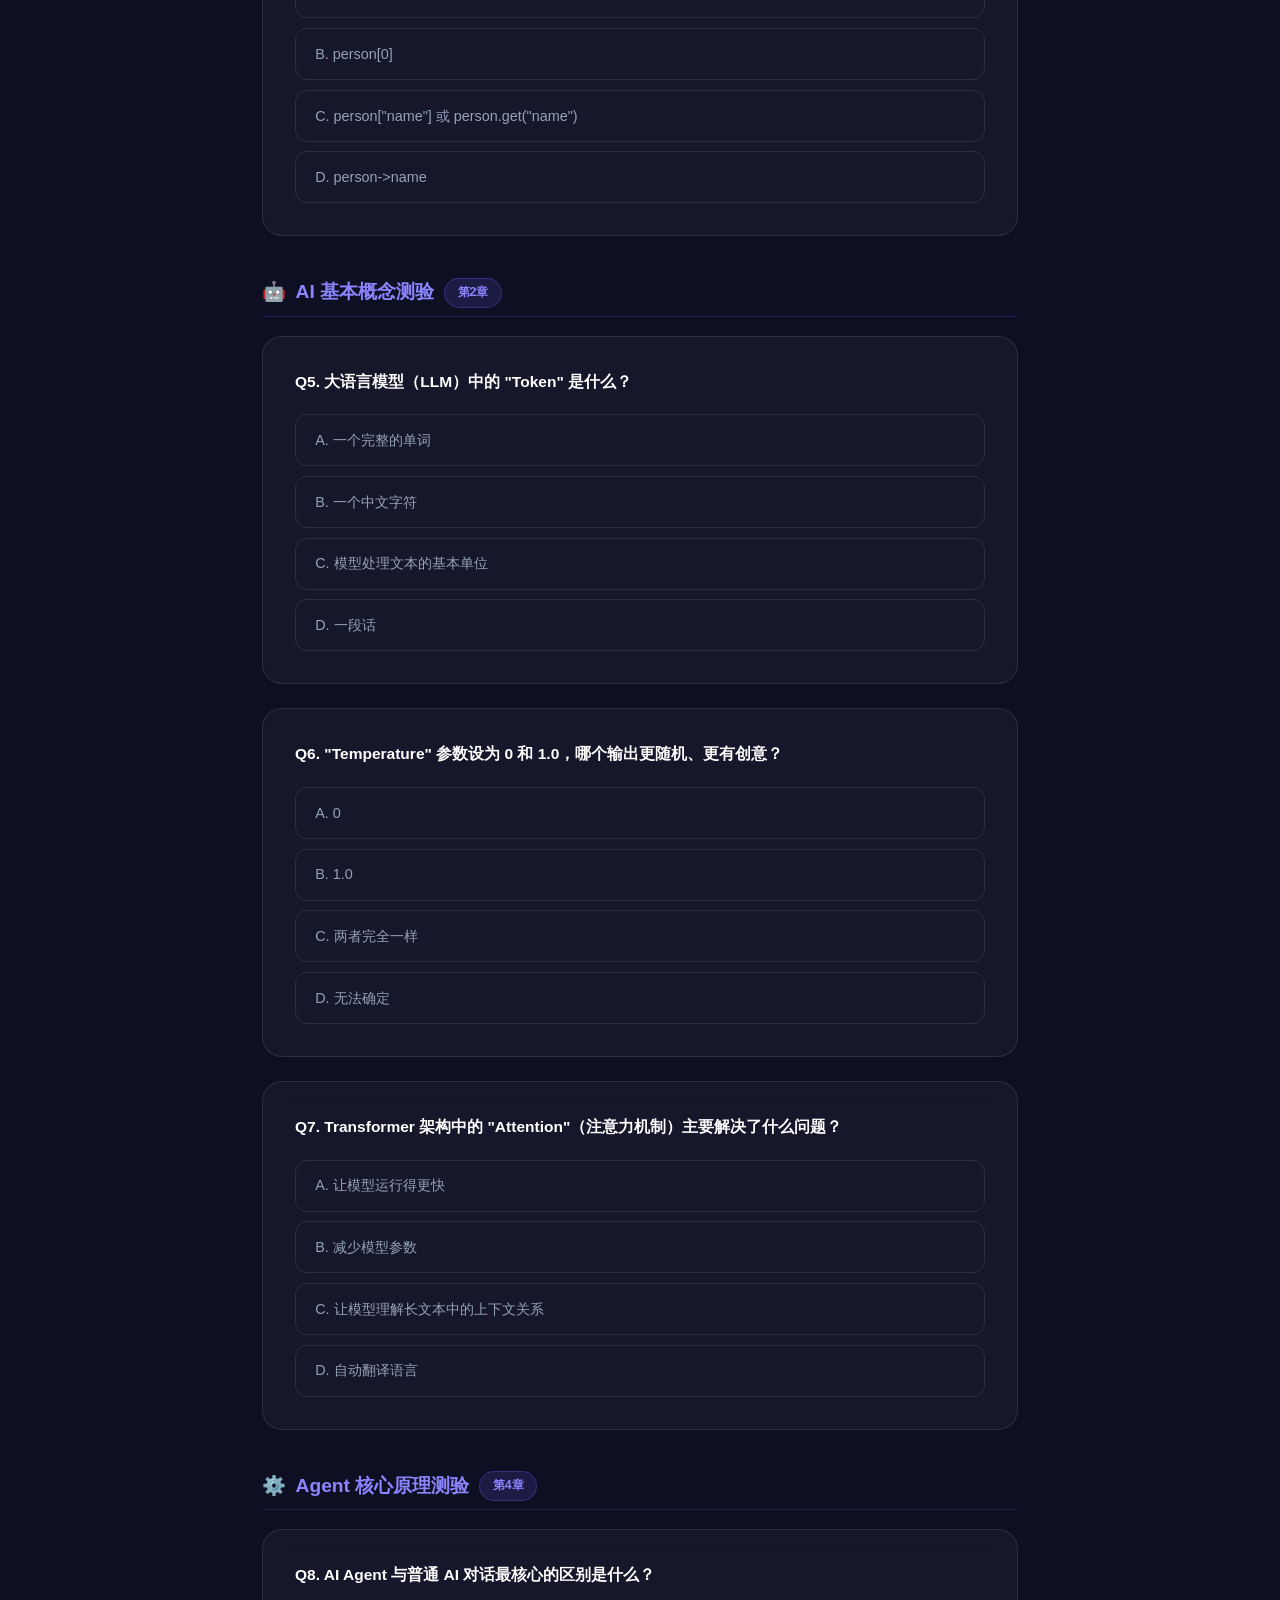
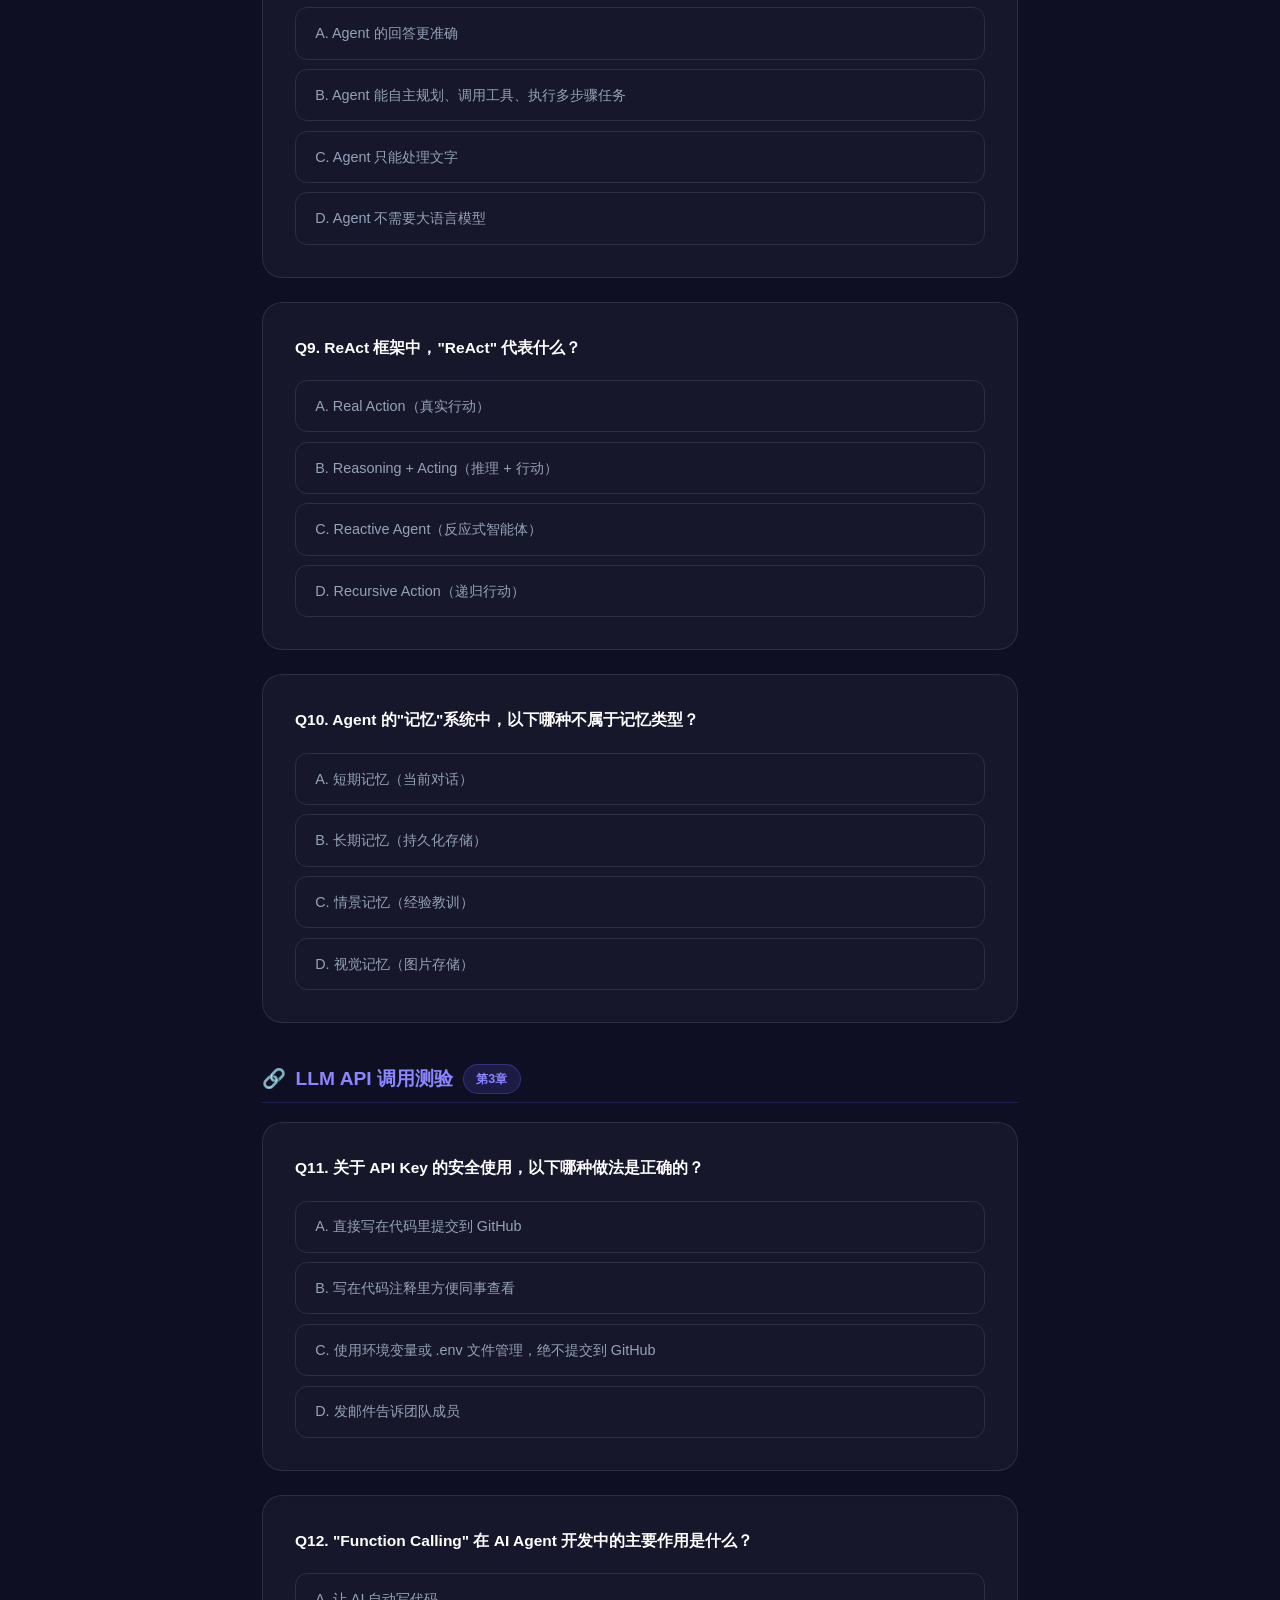
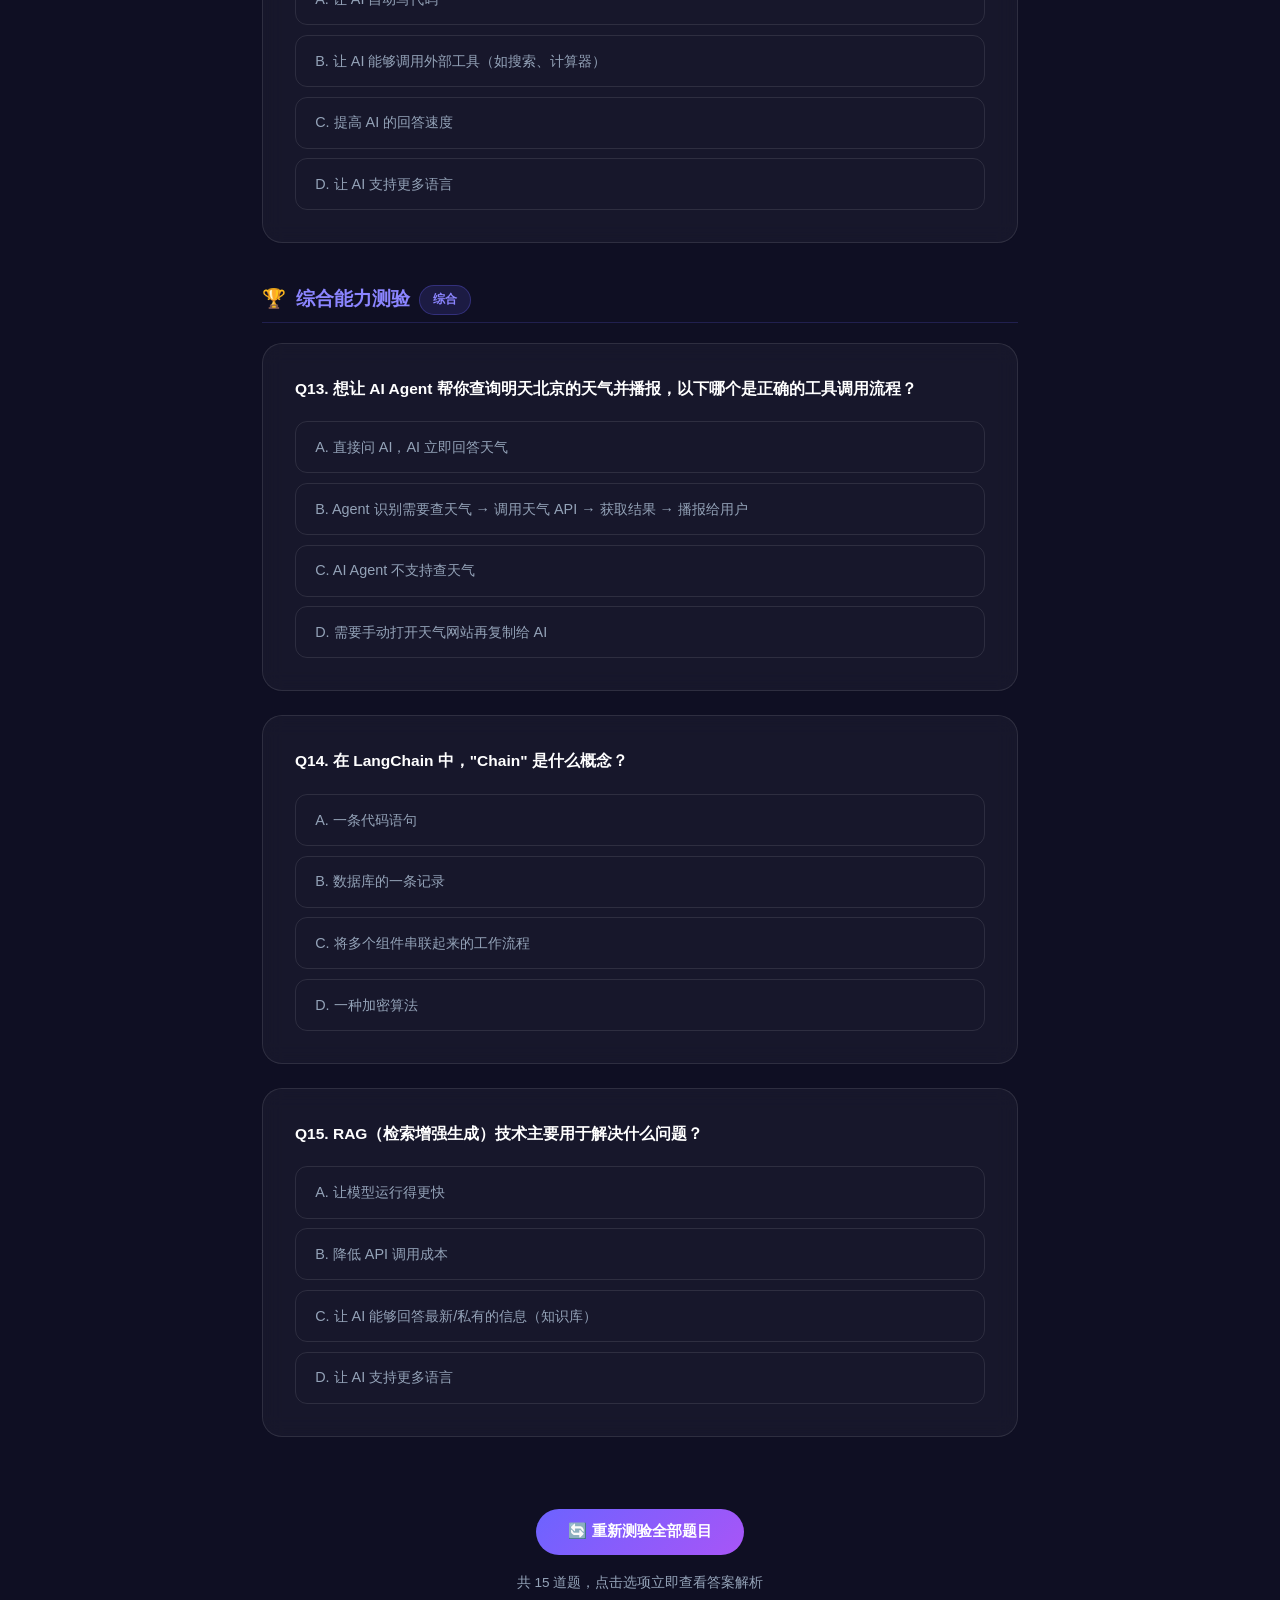
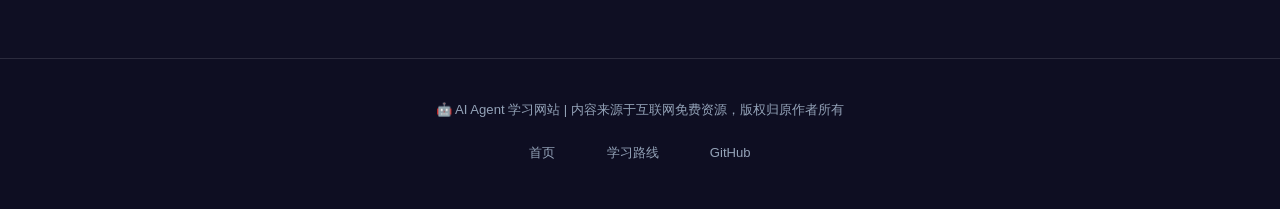
<file: quiz.html>
<!DOCTYPE html>
<html lang="zh-CN">
<head>
    <meta charset="UTF-8">
    <meta name="viewport" content="width=device-width, initial-scale=1.0">
    <title>章节测验 - AI Agent 学习网站</title>
    <link rel="stylesheet" href="css/style.css">
    <style>
        body { font-family: 'Inter', 'PingFang SC', 'Microsoft YaHei', sans-serif; }
        .quiz-progress {
            background: rgba(26,26,46,0.9);
            border: 1px solid rgba(108,99,255,0.2);
            border-radius: 16px;
            padding: 1.5rem 2rem;
            margin-bottom: 2rem;
            display: flex;
            align-items: center;
            gap: 1.5rem;
            backdrop-filter: blur(10px);
        }
        .quiz-progress-info { flex: 1; }
        .quiz-progress-info h3 { color: white; font-size: 1rem; margin-bottom: 0.3rem; }
        .quiz-progress-info p { color: #94a3b8; font-size: 0.82rem; }
        .progress-bar-wrap { flex: 2; background: rgba(255,255,255,0.08); border-radius: 50px; height: 10px; overflow: hidden; }
        .progress-bar { height: 100%; background: linear-gradient(90deg, #6c63ff, #a855f7); border-radius: 50px; transition: width 0.5s ease; }
        .progress-text { color: #8b85ff; font-weight: 700; font-size: 1rem; min-width: 60px; text-align: right; }
        .quiz-card { background: rgba(26,26,46,0.8); border: 1px solid rgba(255,255,255,0.1); border-radius: 20px; padding: 2rem; margin-bottom: 1.5rem; backdrop-filter: blur(10px); }
        .quiz-card h3 { color: white; font-size: 0.97rem; font-weight: 600; margin-bottom: 1.2rem; line-height: 1.7; }
        .quiz-card h3 code { background: rgba(108,99,255,0.12); padding: 0.15rem 0.45rem; border-radius: 5px; font-size: 0.85em; color: #8b85ff; }
        .quiz-options { display: flex; flex-direction: column; gap: 0.6rem; }
        .quiz-option { padding: 0.8rem 1.2rem; border: 1px solid rgba(255,255,255,0.1); border-radius: 12px; cursor: pointer; transition: all 0.25s; font-size: 0.9rem; color: #94a3b8; position: relative; }
        .quiz-option:hover { border-color: #6c63ff; background: rgba(108,99,255,0.08); color: #e2e8f0; }
        .quiz-option.selected { border-color: #6c63ff; background: rgba(108,99,255,0.15); color: white; }
        .quiz-option.correct { border-color: #10b981; background: rgba(16,185,129,0.12); color: #6ee7b7; }
        .quiz-option.wrong { border-color: #ef4444; background: rgba(239,68,68,0.12); color: #fca5a5; }
        .quiz-result { margin-top: 1rem; padding: 1rem 1.3rem; border-radius: 12px; font-size: 0.88rem; line-height: 1.7; display: none; }
        .quiz-result.show { display: block; }
        .quiz-result.correct { background: rgba(16,185,129,0.1); border: 1px solid rgba(16,185,129,0.3); color: #6ee7b7; }
        .quiz-result.wrong { background: rgba(239,68,68,0.1); border: 1px solid rgba(239,68,68,0.3); color: #fca5a5; }
        .quiz-section-title { font-size: 1.2rem; font-weight: 800; color: #8b85ff; margin: 2.5rem 0 1.2rem; padding-bottom: 0.4rem; border-bottom: 1px solid rgba(108,99,255,0.2); display: flex; align-items: center; gap: 0.6rem; }
        .score-display { text-align: center; padding: 3rem 2rem; background: rgba(26,26,46,0.8); border: 1px solid rgba(255,255,255,0.1); border-radius: 20px; margin-bottom: 2rem; backdrop-filter: blur(10px); }
        .score-display .score-num { font-size: 4rem; font-weight: 900; background: linear-gradient(135deg, #6c63ff, #a855f7); -webkit-background-clip: text; -webkit-text-fill-color: transparent; background-clip: text; line-height: 1.2; }
        .score-display h2 { color: white; font-size: 1.5rem; margin: 1rem 0 0.5rem; }
        .score-display p { color: #94a3b8; font-size: 0.95rem; }
        .chapter-badge { display: inline-flex; align-items: center; gap: 0.4rem; background: rgba(108,99,255,0.15); border: 1px solid rgba(108,99,255,0.3); color: #8b85ff; padding: 0.2rem 0.8rem; border-radius: 50px; font-size: 0.78rem; font-weight: 700; }
        .reset-btn { display: inline-flex; align-items: center; gap: 0.5rem; padding: 0.8rem 2rem; background: linear-gradient(135deg, #6c63ff, #a855f7); color: white; border: none; border-radius: 50px; font-size: 0.95rem; font-weight: 700; cursor: pointer; margin-top: 1rem; transition: all 0.3s; }
        .reset-btn:hover { transform: translateY(-2px); box-shadow: 0 8px 25px rgba(108,99,255,0.4); }
    </style>
</head>
<body>
    <nav class="navbar">
        <div class="nav-container">
            <a href="index.html" class="nav-logo">AI Agent 学习</a>
            <ul class="nav-links">
                <li><a href="index.html">首页</a></li>
                <li><a href="roadmap.html">学习路线</a></li>
                <li><a href="chapter1.html">章节内容</a></li>
                <li><a href="quiz.html" class="active">小测验</a></li>
                <li><a href="demo.html">代码演示</a></li>
                <li><a href="stats.html">学习数据</a></li>
                            <li><a href="projects.html">实战项目</a></li>
            </ul>
        </div>
    </nav>

    <div style="padding: 9rem 2rem 2rem;">
        <div class="container" style="max-width: 820px; margin: 0 auto;">

            <div class="score-display" id="scoreDisplay" style="display:none;">
                <div class="score-num" id="scoreNum">0/0</div>
                <h2 id="scoreTitle">测验完成！</h2>
                <p id="scoreDesc">再来一次巩固知识吧</p>
                <button class="reset-btn" onclick="resetQuiz()">🔄 重新测验</button>
            </div>

            <div class="quiz-progress" id="progressBar">
                <div class="quiz-progress-info">
                    <h3>📊 学习进度追踪</h3>
                    <p>完成测验解锁成就，获得学习徽章</p>
                </div>
                <div class="progress-bar-wrap">
                    <div class="progress-bar" id="totalProgress" style="width:0%"></div>
                </div>
                <div class="progress-text" id="progressText">0%</div>
            </div>

            <!-- Python 测验 -->
            <div class="quiz-section-title">
                <span>🐍</span> Python 基础测验
                <span class="chapter-badge">第1章</span>
            </div>

            <div class="quiz-card">
                <h3>Q1. Python 中，用什么关键字来定义函数？</h3>
                <div class="quiz-options">
                    <div class="quiz-option" data-correct="false" onclick="answer(this)">A. function</div>
                    <div class="quiz-option" data-correct="true" onclick="answer(this)">B. def</div>
                    <div class="quiz-option" data-correct="false" onclick="answer(this)">C. func</div>
                    <div class="quiz-option" data-correct="false" onclick="answer(this)">D. define</div>
                </div>
                <div class="quiz-result" data-result="correct">✅ 正确！Python 使用 <code>def</code> 关键字定义函数，语法为 <code>def 函数名(参数):</code></div>
                <div class="quiz-result" data-result="wrong">❌ 答错了！Python 使用 <code>def</code> 关键字来定义函数，而不是其他选项。</div>
            </div>

            <div class="quiz-card">
                <h3>Q2. 以下哪种数据结构在 Python 中是不可变的（Immutable）？</h3>
                <div class="quiz-options">
                    <div class="quiz-option" data-correct="false" onclick="answer(this)">A. 列表 list</div>
                    <div class="quiz-option" data-correct="false" onclick="answer(this)">B. 字典 dict</div>
                    <div class="quiz-option" data-correct="true" onclick="answer(this)">C. 元组 tuple</div>
                    <div class="quiz-option" data-correct="false" onclick="answer(this)">D. 集合 set</div>
                </div>
                <div class="quiz-result" data-result="correct">✅ 正确！元组（tuple）创建后内容不可修改，是不可变数据类型。</div>
                <div class="quiz-result" data-result="wrong">❌ 答错了！元组（tuple）是不可变的，其他选项都是可变的。</div>
            </div>

            <div class="quiz-card">
                <h3>Q3. <code>print([x*2 for x in range(3)])</code> 的输出结果是什么？</h3>
                <div class="quiz-options">
                    <div class="quiz-option" data-correct="false" onclick="answer(this)">A. [1, 2, 3]</div>
                    <div class="quiz-option" data-correct="true" onclick="answer(this)">B. [0, 2, 4]</div>
                    <div class="quiz-option" data-correct="false" onclick="answer(this)">C. [2, 4, 6]</div>
                    <div class="quiz-option" data-correct="false" onclick="answer(this)">D. [0, 1, 2]</div>
                </div>
                <div class="quiz-result" data-result="correct">✅ 正确！<code>range(3)</code> 生成 [0,1,2]，每个元素乘以2得到 [0,2,4]。这是列表推导式的用法。</div>
                <div class="quiz-result" data-result="wrong">❌ 答错了！<code>range(3)</code> 生成 [0,1,2]，乘以2后是 [0,2,4]。</div>
            </div>

            <div class="quiz-card">
                <h3>Q4. 下面哪个选项是 Python 中正确的字典访问方式？</h3>
                <div class="quiz-options">
                    <div class="quiz-option" data-correct="false" onclick="answer(this)">A. person(0)</div>
                    <div class="quiz-option" data-correct="false" onclick="answer(this)">B. person[0]</div>
                    <div class="quiz-option" data-correct="true" onclick="answer(this)">C. person["name"] 或 person.get("name")</div>
                    <div class="quiz-option" data-correct="false" onclick="answer(this)">D. person-&gt;name</div>
                </div>
                <div class="quiz-result" data-result="correct">✅ 正确！字典用键来访问，如 <code>person["name"]</code>，或用安全的 <code>person.get("name")</code></div>
                <div class="quiz-result" data-result="wrong">❌ 答错了！字典用键访问，如 <code>person["name"]</code>。</div>
            </div>

            <!-- AI 概念测验 -->
            <div class="quiz-section-title">
                <span>🤖</span> AI 基本概念测验
                <span class="chapter-badge">第2章</span>
            </div>

            <div class="quiz-card">
                <h3>Q5. 大语言模型（LLM）中的 "Token" 是什么？</h3>
                <div class="quiz-options">
                    <div class="quiz-option" data-correct="false" onclick="answer(this)">A. 一个完整的单词</div>
                    <div class="quiz-option" data-correct="false" onclick="answer(this)">B. 一个中文字符</div>
                    <div class="quiz-option" data-correct="true" onclick="answer(this)">C. 模型处理文本的基本单位</div>
                    <div class="quiz-option" data-correct="false" onclick="answer(this)">D. 一段话</div>
                </div>
                <div class="quiz-result" data-result="correct">✅ 正确！Token 是模型处理文本的基本单位，英文约4字符≈1 Token，中文约1-2字≈1 Token。</div>
                <div class="quiz-result" data-result="wrong">❌ 答错了！Token 是模型处理文本的基本单位，不是简单的"字"或"词"。</div>
            </div>

            <div class="quiz-card">
                <h3>Q6. "Temperature" 参数设为 0 和 1.0，哪个输出更随机、更有创意？</h3>
                <div class="quiz-options">
                    <div class="quiz-option" data-correct="false" onclick="answer(this)">A. 0</div>
                    <div class="quiz-option" data-correct="true" onclick="answer(this)">B. 1.0</div>
                    <div class="quiz-option" data-correct="false" onclick="answer(this)">C. 两者完全一样</div>
                    <div class="quiz-option" data-correct="false" onclick="answer(this)">D. 无法确定</div>
                </div>
                <div class="quiz-result" data-result="correct">✅ 正确！Temperature 越高，输出越随机；Temperature=0 时几乎确定，Temperature=1.0 时最有创意。</div>
                <div class="quiz-result" data-result="wrong">❌ 答错了！Temperature=1.0 输出最随机，Temperature=0 最确定。</div>
            </div>

            <div class="quiz-card">
                <h3>Q7. Transformer 架构中的 "Attention"（注意力机制）主要解决了什么问题？</h3>
                <div class="quiz-options">
                    <div class="quiz-option" data-correct="false" onclick="answer(this)">A. 让模型运行得更快</div>
                    <div class="quiz-option" data-correct="false" onclick="answer(this)">B. 减少模型参数</div>
                    <div class="quiz-option" data-correct="true" onclick="answer(this)">C. 让模型理解长文本中的上下文关系</div>
                    <div class="quiz-option" data-correct="false" onclick="answer(this)">D. 自动翻译语言</div>
                </div>
                <div class="quiz-result" data-result="correct">✅ 正确！Attention 让模型能够"关注"输入中最重要的部分，理解上下文关系，解决了长文本处理难题。</div>
                <div class="quiz-result" data-result="wrong">❌ 答错了！Attention 的核心是让模型理解上下文关系，而不只是提升速度。</div>
            </div>

            <!-- Agent 原理测验 -->
            <div class="quiz-section-title">
                <span>⚙️</span> Agent 核心原理测验
                <span class="chapter-badge">第4章</span>
            </div>

            <div class="quiz-card">
                <h3>Q8. AI Agent 与普通 AI 对话最核心的区别是什么？</h3>
                <div class="quiz-options">
                    <div class="quiz-option" data-correct="false" onclick="answer(this)">A. Agent 的回答更准确</div>
                    <div class="quiz-option" data-correct="true" onclick="answer(this)">B. Agent 能自主规划、调用工具、执行多步骤任务</div>
                    <div class="quiz-option" data-correct="false" onclick="answer(this)">C. Agent 只能处理文字</div>
                    <div class="quiz-option" data-correct="false" onclick="answer(this)">D. Agent 不需要大语言模型</div>
                </div>
                <div class="quiz-result" data-result="correct">✅ 正确！Agent 的核心是自主性：能感知环境、制定计划、调用工具，完成复杂的多步骤任务。</div>
                <div class="quiz-result" data-result="wrong">❌ 答错了！Agent 的核心是自主规划和使用工具，不只是更好的回答。</div>
            </div>

            <div class="quiz-card">
                <h3>Q9. ReAct 框架中，"ReAct" 代表什么？</h3>
                <div class="quiz-options">
                    <div class="quiz-option" data-correct="false" onclick="answer(this)">A. Real Action（真实行动）</div>
                    <div class="quiz-option" data-correct="true" onclick="answer(this)">B. Reasoning + Acting（推理 + 行动）</div>
                    <div class="quiz-option" data-correct="false" onclick="answer(this)">C. Reactive Agent（反应式智能体）</div>
                    <div class="quiz-option" data-correct="false" onclick="answer(this)">D. Recursive Action（递归行动）</div>
                </div>
                <div class="quiz-result" data-result="correct">✅ 正确！ReAct = Reasoning（推理）+ Acting（行动）。核心循环：Thought → Action → Observation → ...</div>
                <div class="quiz-result" data-result="wrong">❌ 答错了！ReAct = Reasoning（推理）+ Acting（行动），是思考和行动的结合。</div>
            </div>

            <div class="quiz-card">
                <h3>Q10. Agent 的"记忆"系统中，以下哪种不属于记忆类型？</h3>
                <div class="quiz-options">
                    <div class="quiz-option" data-correct="false" onclick="answer(this)">A. 短期记忆（当前对话）</div>
                    <div class="quiz-option" data-correct="false" onclick="answer(this)">B. 长期记忆（持久化存储）</div>
                    <div class="quiz-option" data-correct="false" onclick="answer(this)">C. 情景记忆（经验教训）</div>
                    <div class="quiz-option" data-correct="true" onclick="answer(this)">D. 视觉记忆（图片存储）</div>
                </div>
                <div class="quiz-result" data-result="correct">✅ 正确！Agent 的记忆类型包括短期、长期和情景记忆，"视觉记忆"不是标准分类。</div>
                <div class="quiz-result" data-result="wrong">❌ 答错了！Agent 记忆分为短期、长期和情景三类，"视觉记忆"不是标准分类。</div>
            </div>

            <!-- API 测验 -->
            <div class="quiz-section-title">
                <span>🔗</span> LLM API 调用测验
                <span class="chapter-badge">第3章</span>
            </div>

            <div class="quiz-card">
                <h3>Q11. 关于 API Key 的安全使用，以下哪种做法是正确的？</h3>
                <div class="quiz-options">
                    <div class="quiz-option" data-correct="false" onclick="answer(this)">A. 直接写在代码里提交到 GitHub</div>
                    <div class="quiz-option" data-correct="false" onclick="answer(this)">B. 写在代码注释里方便同事查看</div>
                    <div class="quiz-option" data-correct="true" onclick="answer(this)">C. 使用环境变量或 .env 文件管理，绝不提交到 GitHub</div>
                    <div class="quiz-option" data-correct="false" onclick="answer(this)">D. 发邮件告诉团队成员</div>
                </div>
                <div class="quiz-result" data-result="correct">✅ 正确！API Key 必须保密，使用环境变量存储，绝不提交到代码仓库。</div>
                <div class="quiz-result" data-result="wrong">❌ 答错了！API Key 必须保密，用环境变量管理，绝不能写在代码或邮件里。</div>
            </div>

            <div class="quiz-card">
                <h3>Q12. "Function Calling" 在 AI Agent 开发中的主要作用是什么？</h3>
                <div class="quiz-options">
                    <div class="quiz-option" data-correct="false" onclick="answer(this)">A. 让 AI 自动写代码</div>
                    <div class="quiz-option" data-correct="true" onclick="answer(this)">B. 让 AI 能够调用外部工具（如搜索、计算器）</div>
                    <div class="quiz-option" data-correct="false" onclick="answer(this)">C. 提高 AI 的回答速度</div>
                    <div class="quiz-option" data-correct="false" onclick="answer(this)">D. 让 AI 支持更多语言</div>
                </div>
                <div class="quiz-result" data-result="correct">✅ 正确！Function Calling 让 AI 能够调用外部工具，是 Agent 连接外部世界的桥梁。</div>
                <div class="quiz-result" data-result="wrong">❌ 答错了！Function Calling 的核心是让 AI 调用外部工具，实现 Agent 的工具能力。</div>
            </div>

            <!-- 综合测验 -->
            <div class="quiz-section-title">
                <span>🏆</span> 综合能力测验
                <span class="chapter-badge">综合</span>
            </div>

            <div class="quiz-card">
                <h3>Q13. 想让 AI Agent 帮你查询明天北京的天气并播报，以下哪个是正确的工具调用流程？</h3>
                <div class="quiz-options">
                    <div class="quiz-option" data-correct="false" onclick="answer(this)">A. 直接问 AI，AI 立即回答天气</div>
                    <div class="quiz-option" data-correct="true" onclick="answer(this)">B. Agent 识别需要查天气 → 调用天气 API → 获取结果 → 播报给用户</div>
                    <div class="quiz-option" data-correct="false" onclick="answer(this)">C. AI Agent 不支持查天气</div>
                    <div class="quiz-option" data-correct="false" onclick="answer(this)">D. 需要手动打开天气网站再复制给 AI</div>
                </div>
                <div class="quiz-result" data-result="correct">✅ 正确！Agent 通过 ReAct 循环识别需要查天气 → 工具调用 → 获取数据 → 播报，这是 Agent 的核心能力。</div>
                <div class="quiz-result" data-result="wrong">❌ 答错了！Agent 的正确流程是：识别需求 → 调用工具 → 获取结果 → 播报。</div>
            </div>

            <div class="quiz-card">
                <h3>Q14. 在 LangChain 中，"Chain" 是什么概念？</h3>
                <div class="quiz-options">
                    <div class="quiz-option" data-correct="false" onclick="answer(this)">A. 一条代码语句</div>
                    <div class="quiz-option" data-correct="false" onclick="answer(this)">B. 数据库的一条记录</div>
                    <div class="quiz-option" data-correct="true" onclick="answer(this)">C. 将多个组件串联起来的工作流程</div>
                    <div class="quiz-option" data-correct="false" onclick="answer(this)">D. 一种加密算法</div>
                </div>
                <div class="quiz-result" data-result="correct">✅ 正确！Chain 是 LangChain 的核心概念，把 Prompt → LLM → OutputParser 等组件串联成工作流。</div>
                <div class="quiz-result" data-result="wrong">❌ 答错了！Chain 是将多个组件串联的工作流程，是 LangChain 的核心抽象。</div>
            </div>

            <div class="quiz-card">
                <h3>Q15. RAG（检索增强生成）技术主要用于解决什么问题？</h3>
                <div class="quiz-options">
                    <div class="quiz-option" data-correct="false" onclick="answer(this)">A. 让模型运行得更快</div>
                    <div class="quiz-option" data-correct="false" onclick="answer(this)">B. 降低 API 调用成本</div>
                    <div class="quiz-option" data-correct="true" onclick="answer(this)">C. 让 AI 能够回答最新/私有的信息（知识库）</div>
                    <div class="quiz-option" data-correct="false" onclick="answer(this)">D. 让 AI 支持更多语言</div>
                </div>
                <div class="quiz-result" data-result="correct">✅ 正确！RAG 让 AI 从知识库检索相关信息再生成回答，解决模型知识过时/不足的问题。</div>
                <div class="quiz-result" data-result="wrong">❌ 答错了！RAG 的核心作用是让 AI 能回答知识库中的最新/私有信息。</div>
            </div>

            <div style="text-align:center;padding:2rem 0;">
                <button class="reset-btn" onclick="resetQuiz()">🔄 重新测验全部题目</button>
                <p style="color:#94a3b8;font-size:0.85rem;margin-top:1rem;">共 15 道题，点击选项立即查看答案解析</p>
            </div>

        </div>
    </div>

    <footer class="footer">
        <div class="container">
            <p>🤖 AI Agent 学习网站 | 内容来源于互联网免费资源，版权归原作者所有</p>
            <div class="footer-links">
                <a href="index.html">首页</a>
                <a href="roadmap.html">学习路线</a>
                <a href="https://github.com/xkvscl/ai-learning-site" target="_blank">GitHub</a>
            </div>
        </div>
    </footer>

    <script>
        let totalQuestions = 15;
        let answeredCount = 0;
        let correctCount = 0;

        function answer(el) {
            const card = el.closest('.quiz-card');
            const options = card.querySelectorAll('.quiz-option');
            const isCorrect = el.dataset.correct === 'true';

            // 防止重复答题
            if (card.classList.contains('answered')) return;
            card.classList.add('answered');

            options.forEach(o => {
                o.style.pointerEvents = 'none';
                if (o.dataset.correct === 'true') o.classList.add('correct');
            });

            if (!isCorrect) el.classList.add('wrong');

            const results = card.querySelectorAll('.quiz-result');
            results.forEach(r => {
                if (isCorrect && r.dataset.result === 'correct') r.classList.add('show');
                if (!isCorrect && r.dataset.result === 'wrong') r.classList.add('show');
            });

            answeredCount++;
            if (isCorrect) correctCount++;
            updateProgress();
        }

        function updateProgress() {
            const pct = Math.round((answeredCount / totalQuestions) * 100);
            document.getElementById('totalProgress').style.width = pct + '%';
            document.getElementById('progressText').textContent = pct + '%';

            if (answeredCount === totalQuestions) {
                document.getElementById('progressBar').style.display = 'none';
                const sd = document.getElementById('scoreDisplay');
                sd.style.display = 'block';
                document.getElementById('scoreNum').textContent = correctCount + '/' + totalQuestions;
                document.getElementById('scoreTitle').textContent =
                    correctCount >= 13 ? '🎉 太棒了！完全掌握！' :
                    correctCount >= 10 ? '👏 很不错！继续加油！' :
                    correctCount >= 7  ? '💪 加油！再学一遍薄弱章节' :
                                        '📚 建议重新学习各章节内容';
                document.getElementById('scoreDesc').textContent =
                    '正确率 ' + Math.round(correctCount / totalQuestions * 100) + '% · 继续巩固知识';
            }
        }

        function resetQuiz() {
            document.querySelectorAll('.quiz-card').forEach(c => c.classList.remove('answered'));
            document.querySelectorAll('.quiz-option').forEach(o => {
                o.classList.remove('correct', 'wrong', 'selected');
                o.style.pointerEvents = 'auto';
            });
            document.querySelectorAll('.quiz-result').forEach(r => r.classList.remove('show'));
            answeredCount = 0;
            correctCount = 0;
            document.getElementById('progressBar').style.display = 'flex';
            document.getElementById('scoreDisplay').style.display = 'none';
            document.getElementById('totalProgress').style.width = '0%';
            document.getElementById('progressText').textContent = '0%';
            window.scrollTo({ top: 0, behavior: 'smooth' });
        }
    </script>
    <script src="js/animations.js"></script>
</body>
</html>
</file>
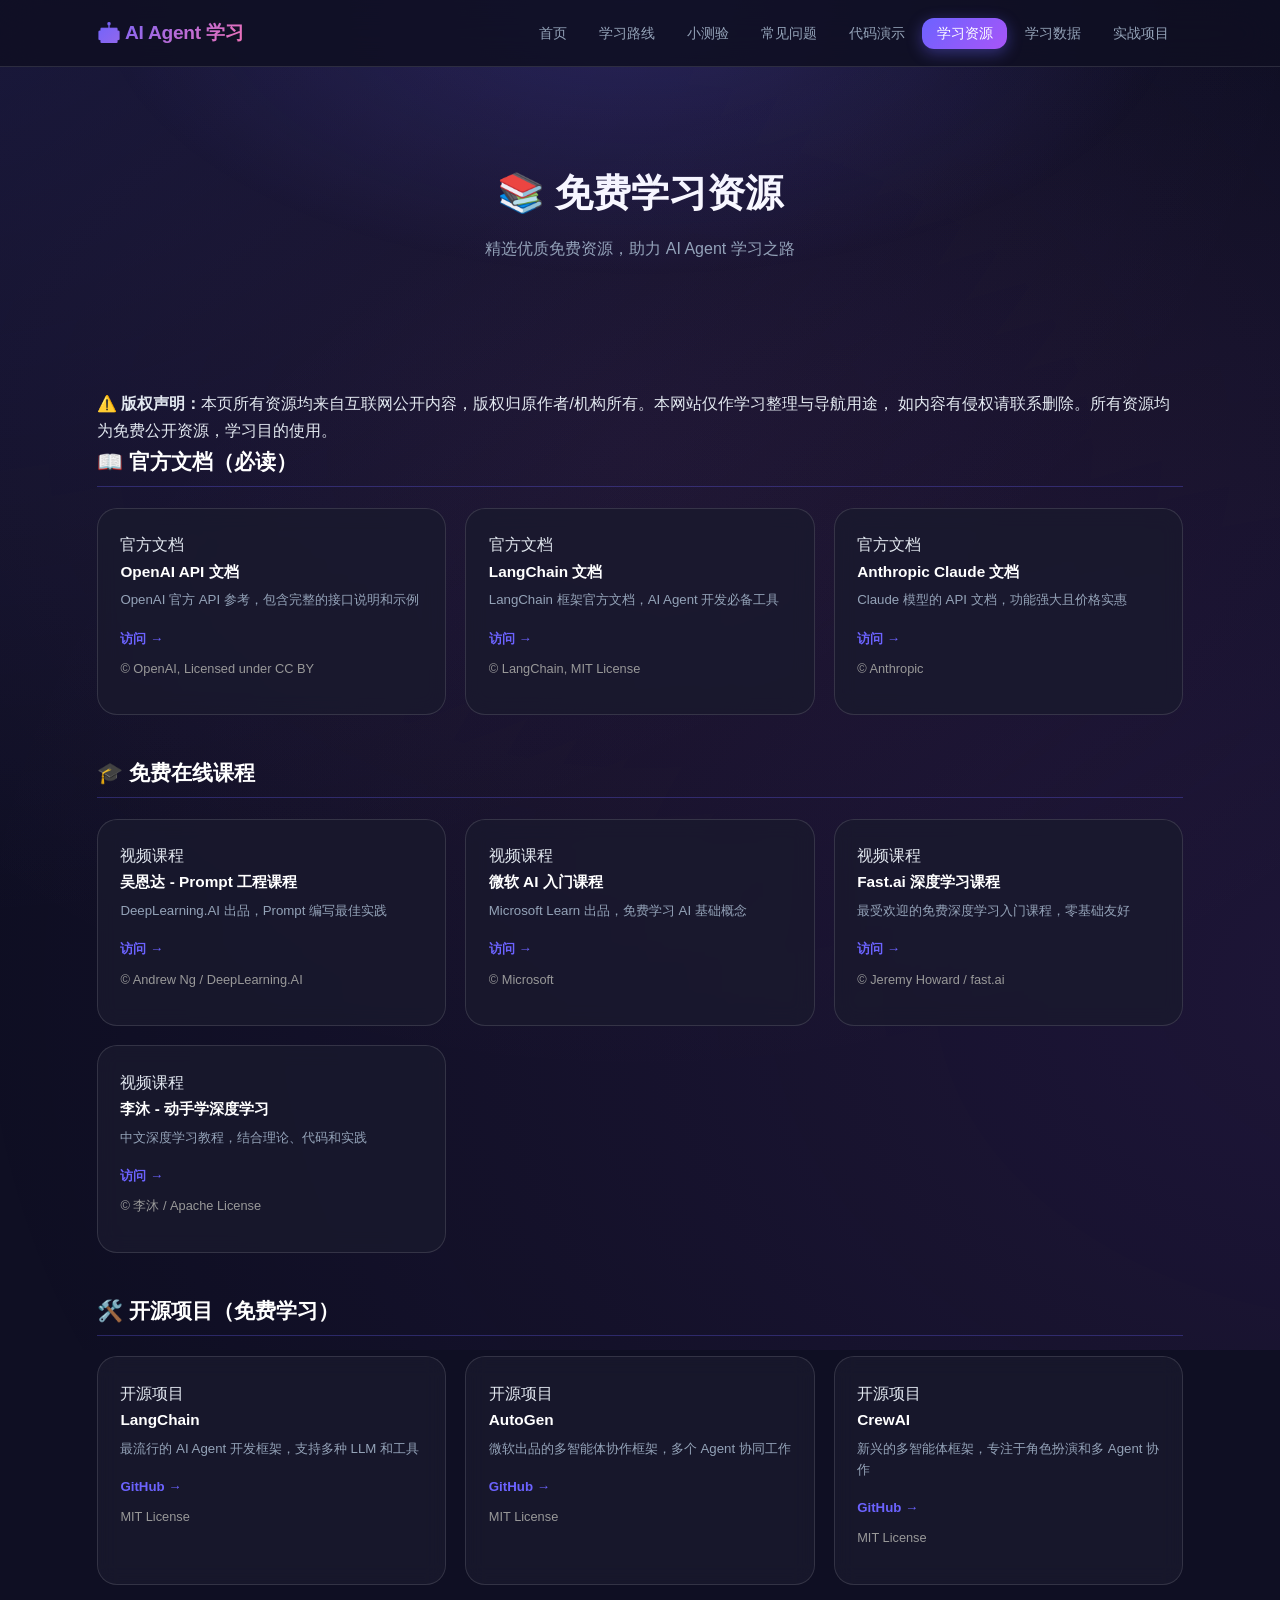
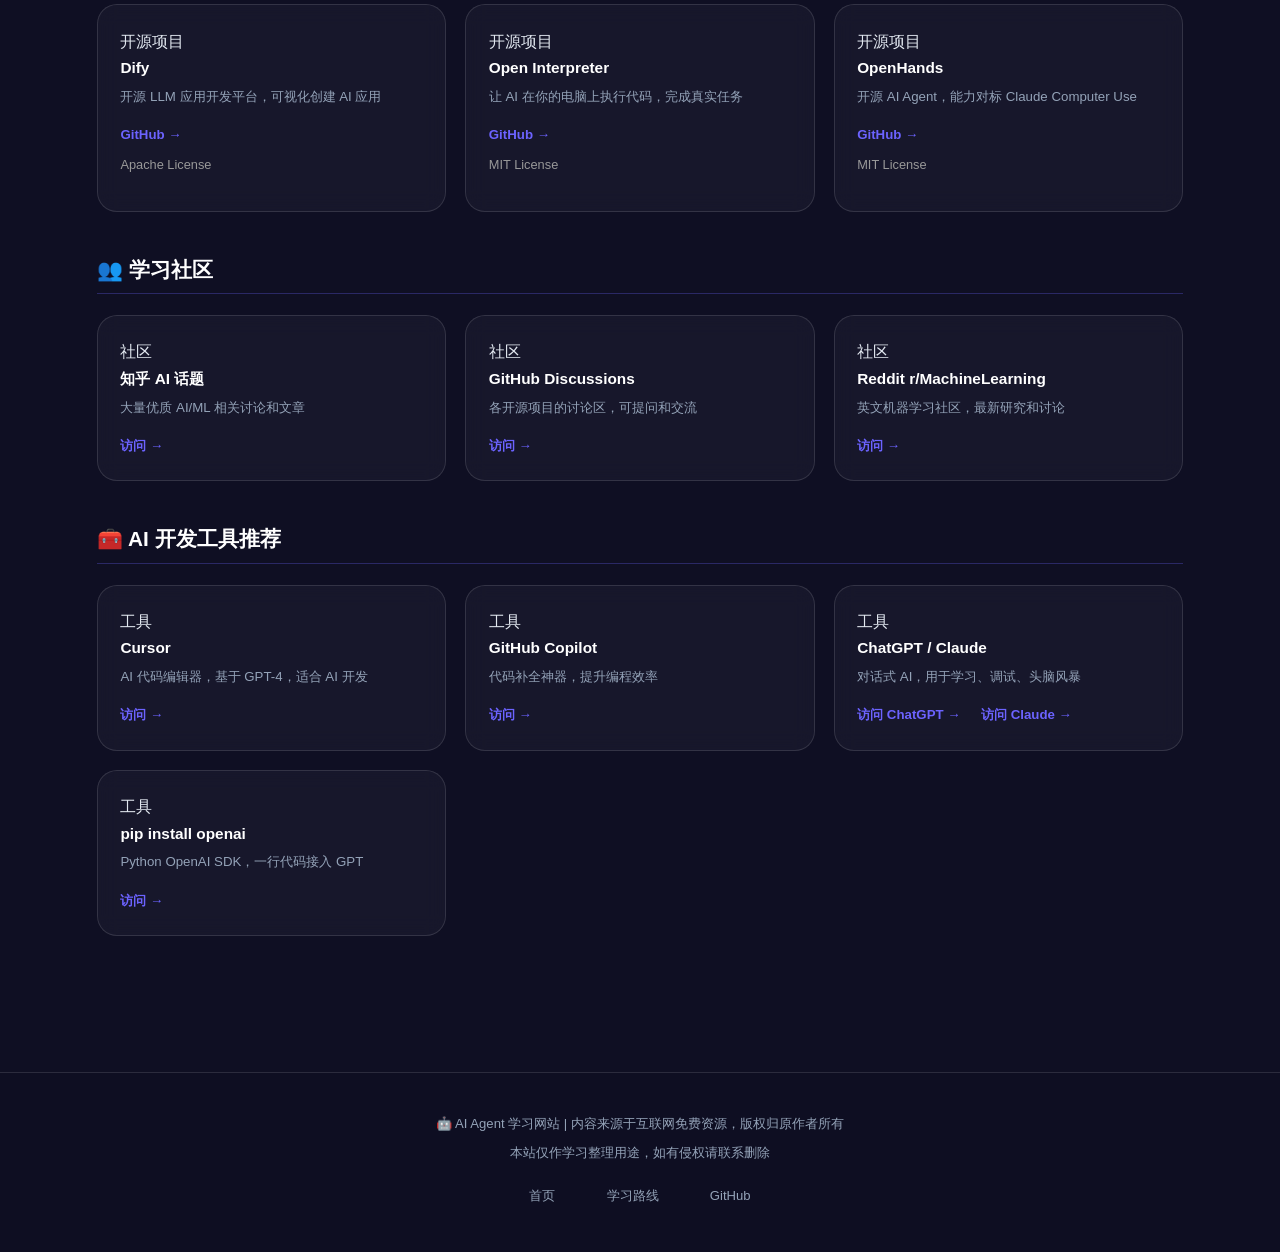
<file: resources.html>
<!DOCTYPE html>
<html lang="zh-CN">
<head>
    <meta charset="UTF-8">
    <meta name="viewport" content="width=device-width, initial-scale=1.0">
    <title>学习资源 - AI Agent 学习网站</title>
    <link rel="stylesheet" href="css/style.css">
</head>
<body>
    <nav class="navbar">
        <div class="nav-container">
            <a href="index.html" class="nav-logo">🤖 AI Agent 学习</a>
            <ul class="nav-links">
                <li><a href="index.html">首页</a></li>
                <li><a href="roadmap.html">学习路线</a></li>
                <li><a href="quiz.html">小测验</a></li>
                <li><a href="faq.html">常见问题</a></li>
                <li><a href="demo.html">代码演示</a></li>
                <li><a href="resources.html" class="active">学习资源</a></li>
                <li><a href="stats.html">学习数据</a></li>
                            <li><a href="projects.html">实战项目</a></li>
            </ul>
        </div>
    </nav>

    <div class="page-header">
        <h1>📚 免费学习资源</h1>
        <p>精选优质免费资源，助力 AI Agent 学习之路</p>
    </div>

    <section class="resources-section">
        <div class="container">

            <div class="copyright-notice">
                ⚠️ <strong>版权声明：</strong>本页所有资源均来自互联网公开内容，版权归原作者/机构所有。本网站仅作学习整理与导航用途，
                如内容有侵权请联系删除。所有资源均为免费公开资源，学习目的使用。
            </div>

            <!-- 官方文档 -->
            <div class="resource-group">
                <h2>📖 官方文档（必读）</h2>
                <div class="resource-grid">
                    <div class="resource-card">
                        <span class="resource-tag">官方文档</span>
                        <h4>OpenAI API 文档</h4>
                        <p>OpenAI 官方 API 参考，包含完整的接口说明和示例</p>
                        <a href="https://platform.openai.com/docs" target="_blank">访问 →</a>
                        <p style="margin-top:0.5rem;font-size:0.8rem;color:#999;">© OpenAI, Licensed under CC BY</p>
                    </div>
                    <div class="resource-card">
                        <span class="resource-tag">官方文档</span>
                        <h4>LangChain 文档</h4>
                        <p>LangChain 框架官方文档，AI Agent 开发必备工具</p>
                        <a href="https://python.langchain.com/docs" target="_blank">访问 →</a>
                        <p style="margin-top:0.5rem;font-size:0.8rem;color:#999;">© LangChain, MIT License</p>
                    </div>
                    <div class="resource-card">
                        <span class="resource-tag">官方文档</span>
                        <h4>Anthropic Claude 文档</h4>
                        <p>Claude 模型的 API 文档，功能强大且价格实惠</p>
                        <a href="https://docs.anthropic.com" target="_blank">访问 →</a>
                        <p style="margin-top:0.5rem;font-size:0.8rem;color:#999;">© Anthropic</p>
                    </div>
                </div>
            </div>

            <!-- 免费课程 -->
            <div class="resource-group">
                <h2>🎓 免费在线课程</h2>
                <div class="resource-grid">
                    <div class="resource-card">
                        <span class="resource-tag">视频课程</span>
                        <h4>吴恩达 - Prompt 工程课程</h4>
                        <p>DeepLearning.AI 出品，Prompt 编写最佳实践</p>
                        <a href="https://www.deeplearning.ai/short-courses/chatgpt-prompt-engineering-for-developers/" target="_blank">访问 →</a>
                        <p style="margin-top:0.5rem;font-size:0.8rem;color:#999;">© Andrew Ng / DeepLearning.AI</p>
                    </div>
                    <div class="resource-card">
                        <span class="resource-tag">视频课程</span>
                        <h4>微软 AI 入门课程</h4>
                        <p>Microsoft Learn 出品，免费学习 AI 基础概念</p>
                        <a href="https://learn.microsoft.com/zh-cn/training/paths/get-started-ai-fundamentals/" target="_blank">访问 →</a>
                        <p style="margin-top:0.5rem;font-size:0.8rem;color:#999;">© Microsoft</p>
                    </div>
                    <div class="resource-card">
                        <span class="resource-tag">视频课程</span>
                        <h4>Fast.ai 深度学习课程</h4>
                        <p>最受欢迎的免费深度学习入门课程，零基础友好</p>
                        <a href="https://course.fast.ai/" target="_blank">访问 →</a>
                        <p style="margin-top:0.5rem;font-size:0.8rem;color:#999;">© Jeremy Howard / fast.ai</p>
                    </div>
                    <div class="resource-card">
                        <span class="resource-tag">视频课程</span>
                        <h4>李沐 - 动手学深度学习</h4>
                        <p>中文深度学习教程，结合理论、代码和实践</p>
                        <a href="https://courses.d2l.ai/zh-org/" target="_blank">访问 →</a>
                        <p style="margin-top:0.5rem;font-size:0.8rem;color:#999;">© 李沐 / Apache License</p>
                    </div>
                </div>
            </div>

            <!-- 开源项目 -->
            <div class="resource-group">
                <h2>🛠️ 开源项目（免费学习）</h2>
                <div class="resource-grid">
                    <div class="resource-card">
                        <span class="resource-tag">开源项目</span>
                        <h4>LangChain</h4>
                        <p>最流行的 AI Agent 开发框架，支持多种 LLM 和工具</p>
                        <a href="https://github.com/langchain-ai/langchain" target="_blank">GitHub →</a>
                        <p style="margin-top:0.5rem;font-size:0.8rem;color:#999;">MIT License</p>
                    </div>
                    <div class="resource-card">
                        <span class="resource-tag">开源项目</span>
                        <h4>AutoGen</h4>
                        <p>微软出品的多智能体协作框架，多个 Agent 协同工作</p>
                        <a href="https://github.com/microsoft/autogen" target="_blank">GitHub →</a>
                        <p style="margin-top:0.5rem;font-size:0.8rem;color:#999;">MIT License</p>
                    </div>
                    <div class="resource-card">
                        <span class="resource-tag">开源项目</span>
                        <h4>CrewAI</h4>
                        <p>新兴的多智能体框架，专注于角色扮演和多 Agent 协作</p>
                        <a href="https://github.com/crewAIInc/crewAI" target="_blank">GitHub →</a>
                        <p style="margin-top:0.5rem;font-size:0.8rem;color:#999;">MIT License</p>
                    </div>
                    <div class="resource-card">
                        <span class="resource-tag">开源项目</span>
                        <h4>Dify</h4>
                        <p>开源 LLM 应用开发平台，可视化创建 AI 应用</p>
                        <a href="https://github.com/goplus/dify" target="_blank">GitHub →</a>
                        <p style="margin-top:0.5rem;font-size:0.8rem;color:#999;">Apache License</p>
                    </div>
                    <div class="resource-card">
                        <span class="resource-tag">开源项目</span>
                        <h4>Open Interpreter</h4>
                        <p>让 AI 在你的电脑上执行代码，完成真实任务</p>
                        <a href="https://github.com/OpenInterpreter/open-interpreter" target="_blank">GitHub →</a>
                        <p style="margin-top:0.5rem;font-size:0.8rem;color:#999;">MIT License</p>
                    </div>
                    <div class="resource-card">
                        <span class="resource-tag">开源项目</span>
                        <h4>OpenHands</h4>
                        <p>开源 AI Agent，能力对标 Claude Computer Use</p>
                        <a href="https://github.com/All-Hands-AI/OpenHands" target="_blank">GitHub →</a>
                        <p style="margin-top:0.5rem;font-size:0.8rem;color:#999;">MIT License</p>
                    </div>
                </div>
            </div>

            <!-- 学习社区 -->
            <div class="resource-group">
                <h2>👥 学习社区</h2>
                <div class="resource-grid">
                    <div class="resource-card">
                        <span class="resource-tag">社区</span>
                        <h4>知乎 AI 话题</h4>
                        <p>大量优质 AI/ML 相关讨论和文章</p>
                        <a href="https://www.zhihu.com/topic/Artificial-Intelligence/hot" target="_blank">访问 →</a>
                    </div>
                    <div class="resource-card">
                        <span class="resource-tag">社区</span>
                        <h4>GitHub Discussions</h4>
                        <p>各开源项目的讨论区，可提问和交流</p>
                        <a href="https://github.com/orgs/langchain-ai/discussions" target="_blank">访问 →</a>
                    </div>
                    <div class="resource-card">
                        <span class="resource-tag">社区</span>
                        <h4>Reddit r/MachineLearning</h4>
                        <p>英文机器学习社区，最新研究和讨论</p>
                        <a href="https://reddit.com/r/MachineLearning/" target="_blank">访问 →</a>
                    </div>
                </div>
            </div>

            <!-- AI 工具推荐 -->
            <div class="resource-group">
                <h2>🧰 AI 开发工具推荐</h2>
                <div class="resource-grid">
                    <div class="resource-card">
                        <span class="resource-tag">工具</span>
                        <h4>Cursor</h4>
                        <p>AI 代码编辑器，基于 GPT-4，适合 AI 开发</p>
                        <a href="https://cursor.sh/" target="_blank">访问 →</a>
                    </div>
                    <div class="resource-card">
                        <span class="resource-tag">工具</span>
                        <h4>GitHub Copilot</h4>
                        <p>代码补全神器，提升编程效率</p>
                        <a href="https://github.com/features/copilot" target="_blank">访问 →</a>
                    </div>
                    <div class="resource-card">
                        <span class="resource-tag">工具</span>
                        <h4>ChatGPT / Claude</h4>
                        <p>对话式 AI，用于学习、调试、头脑风暴</p>
                        <a href="https://chat.openai.com" target="_blank">访问 ChatGPT →</a>
                        <a href="https://claude.ai" target="_blank" style="margin-left:1rem;">访问 Claude →</a>
                    </div>
                    <div class="resource-card">
                        <span class="resource-tag">工具</span>
                        <h4>pip install openai</h4>
                        <p>Python OpenAI SDK，一行代码接入 GPT</p>
                        <a href="https://pypi.org/project/openai/" target="_blank">访问 →</a>
                    </div>
                </div>
            </div>

        </div>
    </section>

    <footer class="footer">
        <div class="container">
            <p>🤖 AI Agent 学习网站 | 内容来源于互联网免费资源，版权归原作者所有</p>
            <p>本站仅作学习整理用途，如有侵权请联系删除</p>
            <div class="footer-links">
                <a href="index.html">首页</a>
                <a href="roadmap.html">学习路线</a>
                <a href="https://github.com/xkvscl/ai-learning-site" target="_blank">GitHub</a>
            </div>
        </div>
    </footer>
    <script src="js/animations.js"></script>
</body>
</html>
</file>
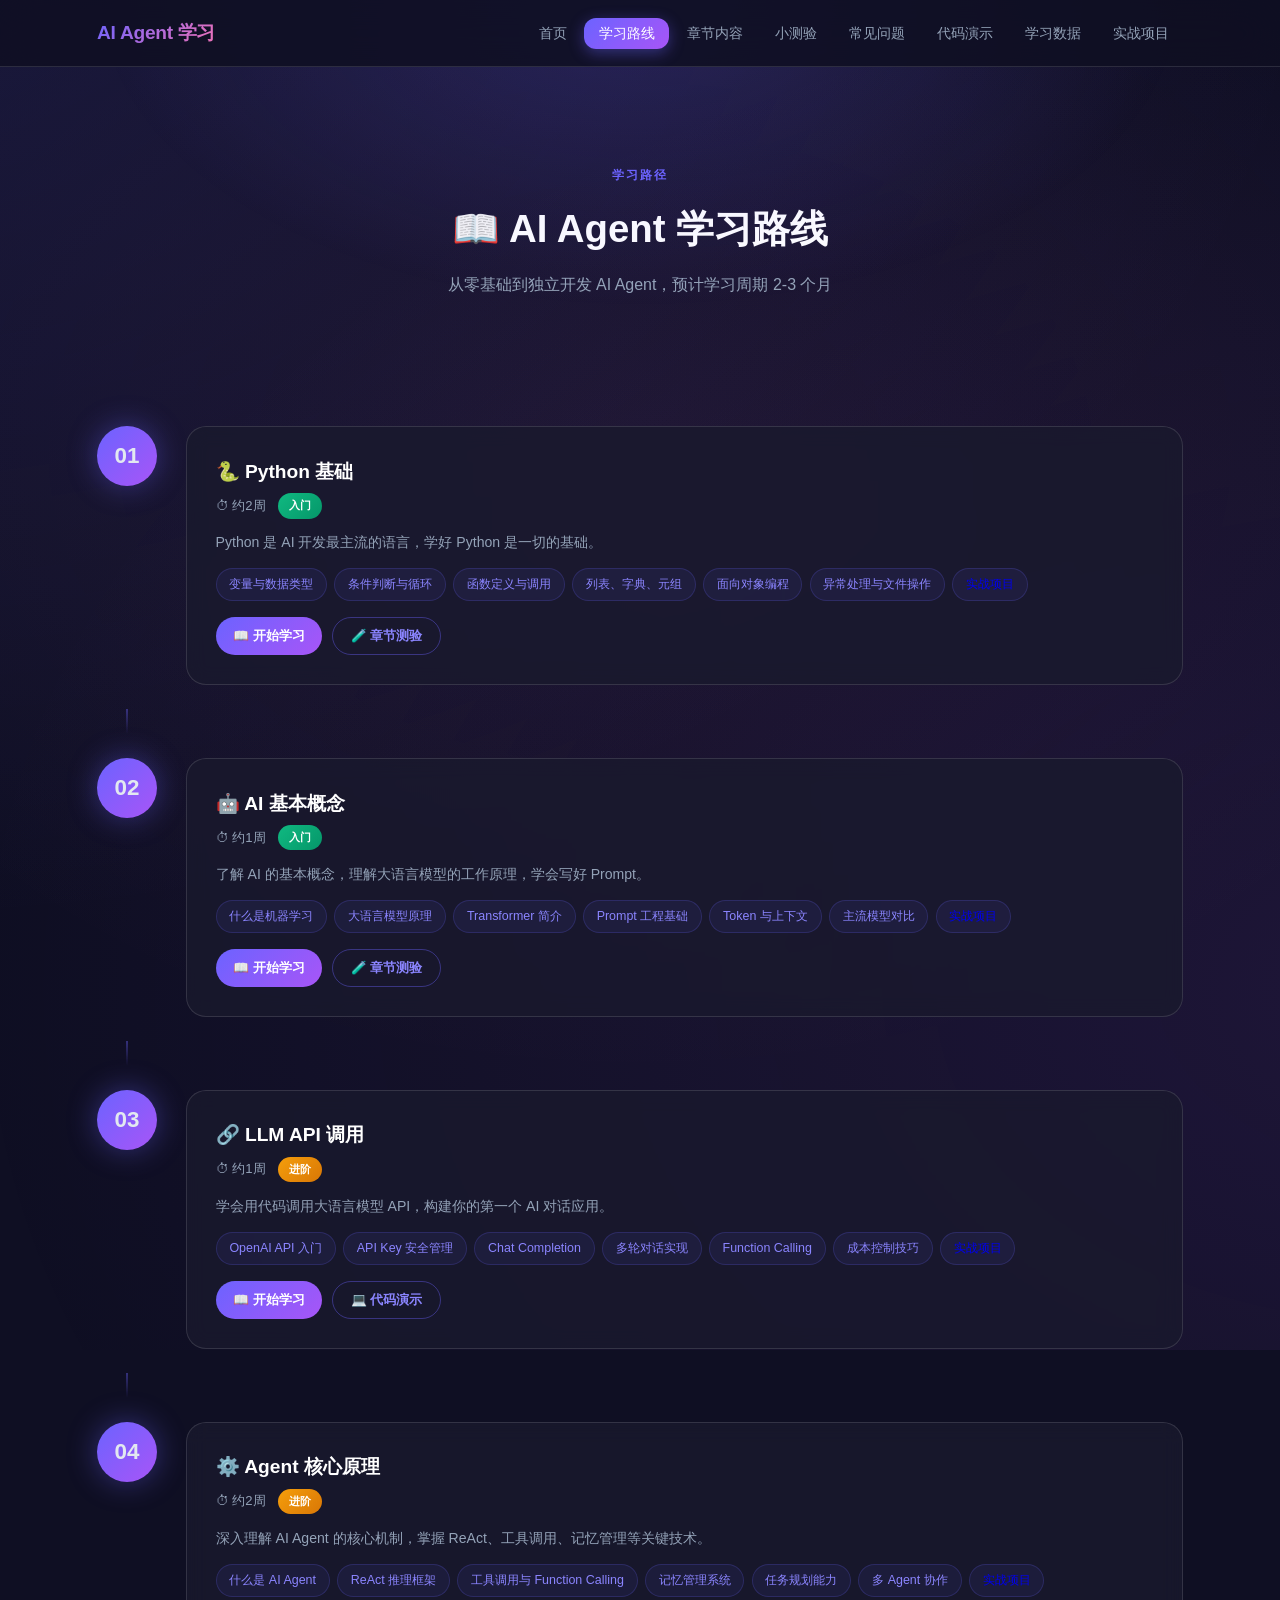
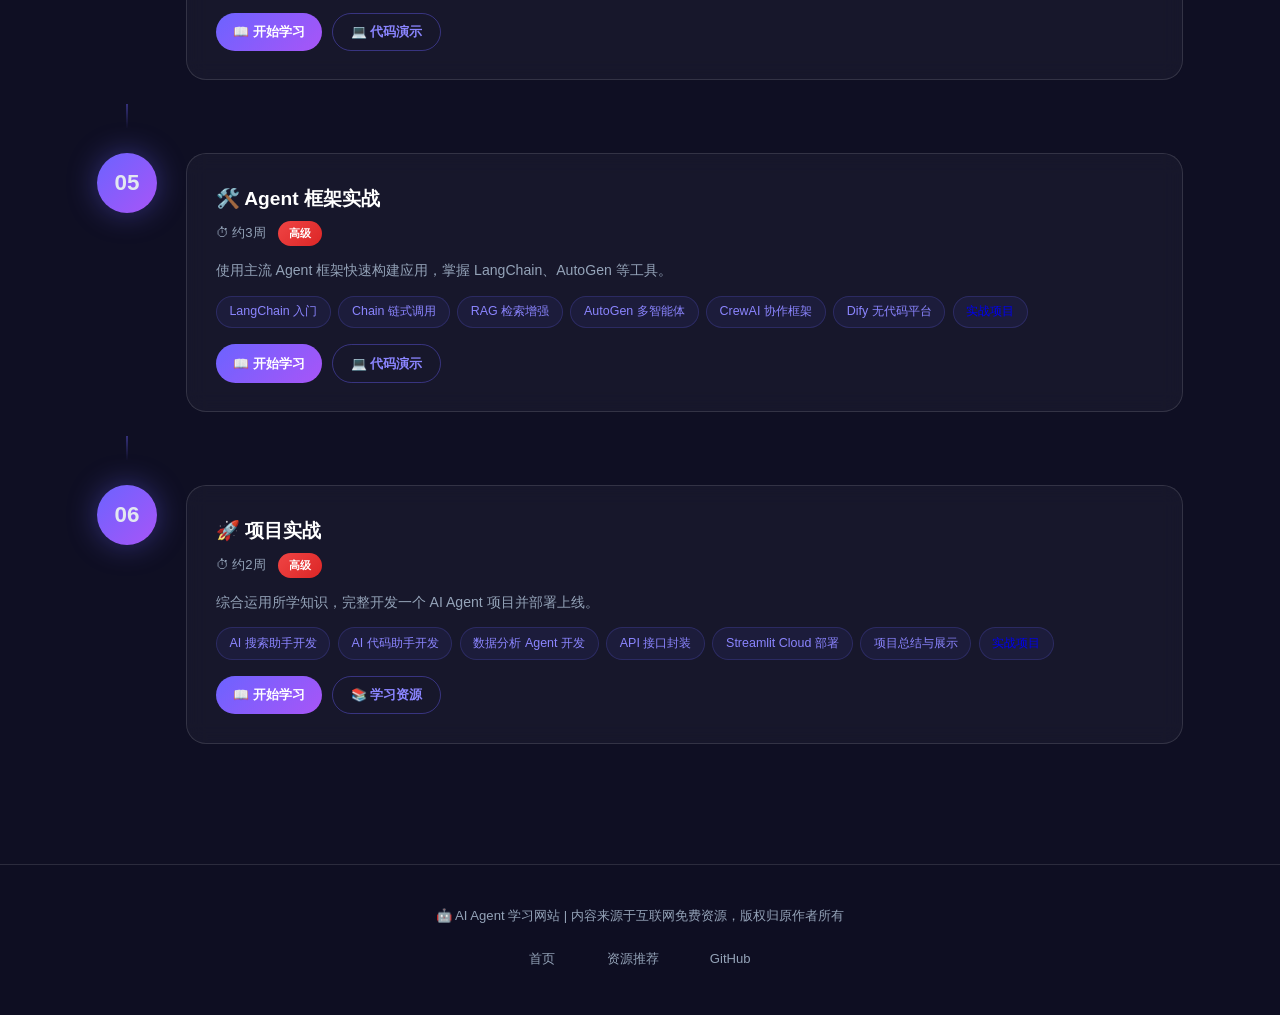
<file: roadmap.html>
<!DOCTYPE html>
<html lang="zh-CN">
<head>
    <meta charset="UTF-8">
    <meta name="viewport" content="width=device-width, initial-scale=1.0">
    <title>学习路线 - AI Agent 学习网站</title>
    <link rel="stylesheet" href="css/style.css">
</head>
<body>
    <nav class="navbar">
        <div class="nav-container">
            <a href="index.html" class="nav-logo">AI Agent 学习</a>
            <ul class="nav-links">
                <li><a href="index.html">首页</a></li>
                <li><a href="roadmap.html" class="active">学习路线</a></li>
                <li><a href="chapter1.html">章节内容</a></li>
                <li><a href="quiz.html">小测验</a></li>
                <li><a href="faq.html">常见问题</a></li>
                <li><a href="demo.html">代码演示</a></li>
                <li><a href="stats.html">学习数据</a></li>
                            <li><a href="projects.html">实战项目</a></li>
            </ul>
        </div>
    </nav>

    <div class="page-header">
        <div class="section-eyebrow">学习路径</div>
        <h1>📖 AI Agent 学习路线</h1>
        <p>从零基础到独立开发 AI Agent，预计学习周期 2-3 个月</p>
    </div>

    <section class="roadmap">
        <div class="container">

            <div class="roadmap-item" id="module1">
                <div class="roadmap-num">01</div>
                <div class="roadmap-content">
                    <h2>🐍 Python 基础</h2>
                    <div class="meta">
                        <span>⏱ 约2周</span>
                        <span class="level beginner">入门</span>
                    </div>
                    <p>Python 是 AI 开发最主流的语言，学好 Python 是一切的基础。</p>
                    <ul class="topic-list">
                        <li>变量与数据类型</li>
                        <li>条件判断与循环</li>
                        <li>函数定义与调用</li>
                        <li>列表、字典、元组</li>
                        <li>面向对象编程</li>
                        <li>异常处理与文件操作</li>
                                    <li><a href="projects.html">实战项目</a></li>
            </ul>
                    <div class="roadmap-actions">
                        <a href="chapter1.html" class="btn-small">📖 开始学习</a>
                        <a href="quiz.html#python" class="btn-small outline">🧪 章节测验</a>
                    </div>
                </div>
            </div>
            <div class="roadmap-connector"></div>

            <div class="roadmap-item" id="module2">
                <div class="roadmap-num">02</div>
                <div class="roadmap-content">
                    <h2>🤖 AI 基本概念</h2>
                    <div class="meta">
                        <span>⏱ 约1周</span>
                        <span class="level beginner">入门</span>
                    </div>
                    <p>了解 AI 的基本概念，理解大语言模型的工作原理，学会写好 Prompt。</p>
                    <ul class="topic-list">
                        <li>什么是机器学习</li>
                        <li>大语言模型原理</li>
                        <li>Transformer 简介</li>
                        <li>Prompt 工程基础</li>
                        <li>Token 与上下文</li>
                        <li>主流模型对比</li>
                                    <li><a href="projects.html">实战项目</a></li>
            </ul>
                    <div class="roadmap-actions">
                        <a href="chapter2.html" class="btn-small">📖 开始学习</a>
                        <a href="quiz.html#ai-concept" class="btn-small outline">🧪 章节测验</a>
                    </div>
                </div>
            </div>
            <div class="roadmap-connector"></div>

            <div class="roadmap-item" id="module3">
                <div class="roadmap-num">03</div>
                <div class="roadmap-content">
                    <h2>🔗 LLM API 调用</h2>
                    <div class="meta">
                        <span>⏱ 约1周</span>
                        <span class="level intermediate">进阶</span>
                    </div>
                    <p>学会用代码调用大语言模型 API，构建你的第一个 AI 对话应用。</p>
                    <ul class="topic-list">
                        <li>OpenAI API 入门</li>
                        <li>API Key 安全管理</li>
                        <li>Chat Completion</li>
                        <li>多轮对话实现</li>
                        <li>Function Calling</li>
                        <li>成本控制技巧</li>
                                    <li><a href="projects.html">实战项目</a></li>
            </ul>
                    <div class="roadmap-actions">
                        <a href="chapter3.html" class="btn-small">📖 开始学习</a>
                        <a href="demo.html#llm-api" class="btn-small outline">💻 代码演示</a>
                    </div>
                </div>
            </div>
            <div class="roadmap-connector"></div>

            <div class="roadmap-item" id="module4">
                <div class="roadmap-num">04</div>
                <div class="roadmap-content">
                    <h2>⚙️ Agent 核心原理</h2>
                    <div class="meta">
                        <span>⏱ 约2周</span>
                        <span class="level intermediate">进阶</span>
                    </div>
                    <p>深入理解 AI Agent 的核心机制，掌握 ReAct、工具调用、记忆管理等关键技术。</p>
                    <ul class="topic-list">
                        <li>什么是 AI Agent</li>
                        <li>ReAct 推理框架</li>
                        <li>工具调用与 Function Calling</li>
                        <li>记忆管理系统</li>
                        <li>任务规划能力</li>
                        <li>多 Agent 协作</li>
                                    <li><a href="projects.html">实战项目</a></li>
            </ul>
                    <div class="roadmap-actions">
                        <a href="chapter4.html" class="btn-small">📖 开始学习</a>
                        <a href="demo.html#agent" class="btn-small outline">💻 代码演示</a>
                    </div>
                </div>
            </div>
            <div class="roadmap-connector"></div>

            <div class="roadmap-item" id="module5">
                <div class="roadmap-num">05</div>
                <div class="roadmap-content">
                    <h2>🛠️ Agent 框架实战</h2>
                    <div class="meta">
                        <span>⏱ 约3周</span>
                        <span class="level advanced">高级</span>
                    </div>
                    <p>使用主流 Agent 框架快速构建应用，掌握 LangChain、AutoGen 等工具。</p>
                    <ul class="topic-list">
                        <li>LangChain 入门</li>
                        <li>Chain 链式调用</li>
                        <li>RAG 检索增强</li>
                        <li>AutoGen 多智能体</li>
                        <li>CrewAI 协作框架</li>
                        <li>Dify 无代码平台</li>
                                    <li><a href="projects.html">实战项目</a></li>
            </ul>
                    <div class="roadmap-actions">
                        <a href="chapter5.html" class="btn-small">📖 开始学习</a>
                        <a href="demo.html#langchain" class="btn-small outline">💻 代码演示</a>
                    </div>
                </div>
            </div>
            <div class="roadmap-connector"></div>

            <div class="roadmap-item" id="module6">
                <div class="roadmap-num">06</div>
                <div class="roadmap-content">
                    <h2>🚀 项目实战</h2>
                    <div class="meta">
                        <span>⏱ 约2周</span>
                        <span class="level advanced">高级</span>
                    </div>
                    <p>综合运用所学知识，完整开发一个 AI Agent 项目并部署上线。</p>
                    <ul class="topic-list">
                        <li>AI 搜索助手开发</li>
                        <li>AI 代码助手开发</li>
                        <li>数据分析 Agent 开发</li>
                        <li>API 接口封装</li>
                        <li>Streamlit Cloud 部署</li>
                        <li>项目总结与展示</li>
                                    <li><a href="projects.html">实战项目</a></li>
            </ul>
                    <div class="roadmap-actions">
                        <a href="chapter6.html" class="btn-small">📖 开始学习</a>
                        <a href="resources.html" class="btn-small outline">📚 学习资源</a>
                    </div>
                </div>
            </div>

        </div>
    </section>

    <footer class="footer">
        <div class="container">
            <p>🤖 AI Agent 学习网站 | 内容来源于互联网免费资源，版权归原作者所有</p>
            <div class="footer-links">
                <a href="index.html">首页</a>
                <a href="resources.html">资源推荐</a>
                <a href="https://github.com/xkvscl/ai-learning-site" target="_blank">GitHub</a>
            </div>
        </div>
    </footer>
    <script src="js/animations.js"></script>
</body>
</html>
</file>
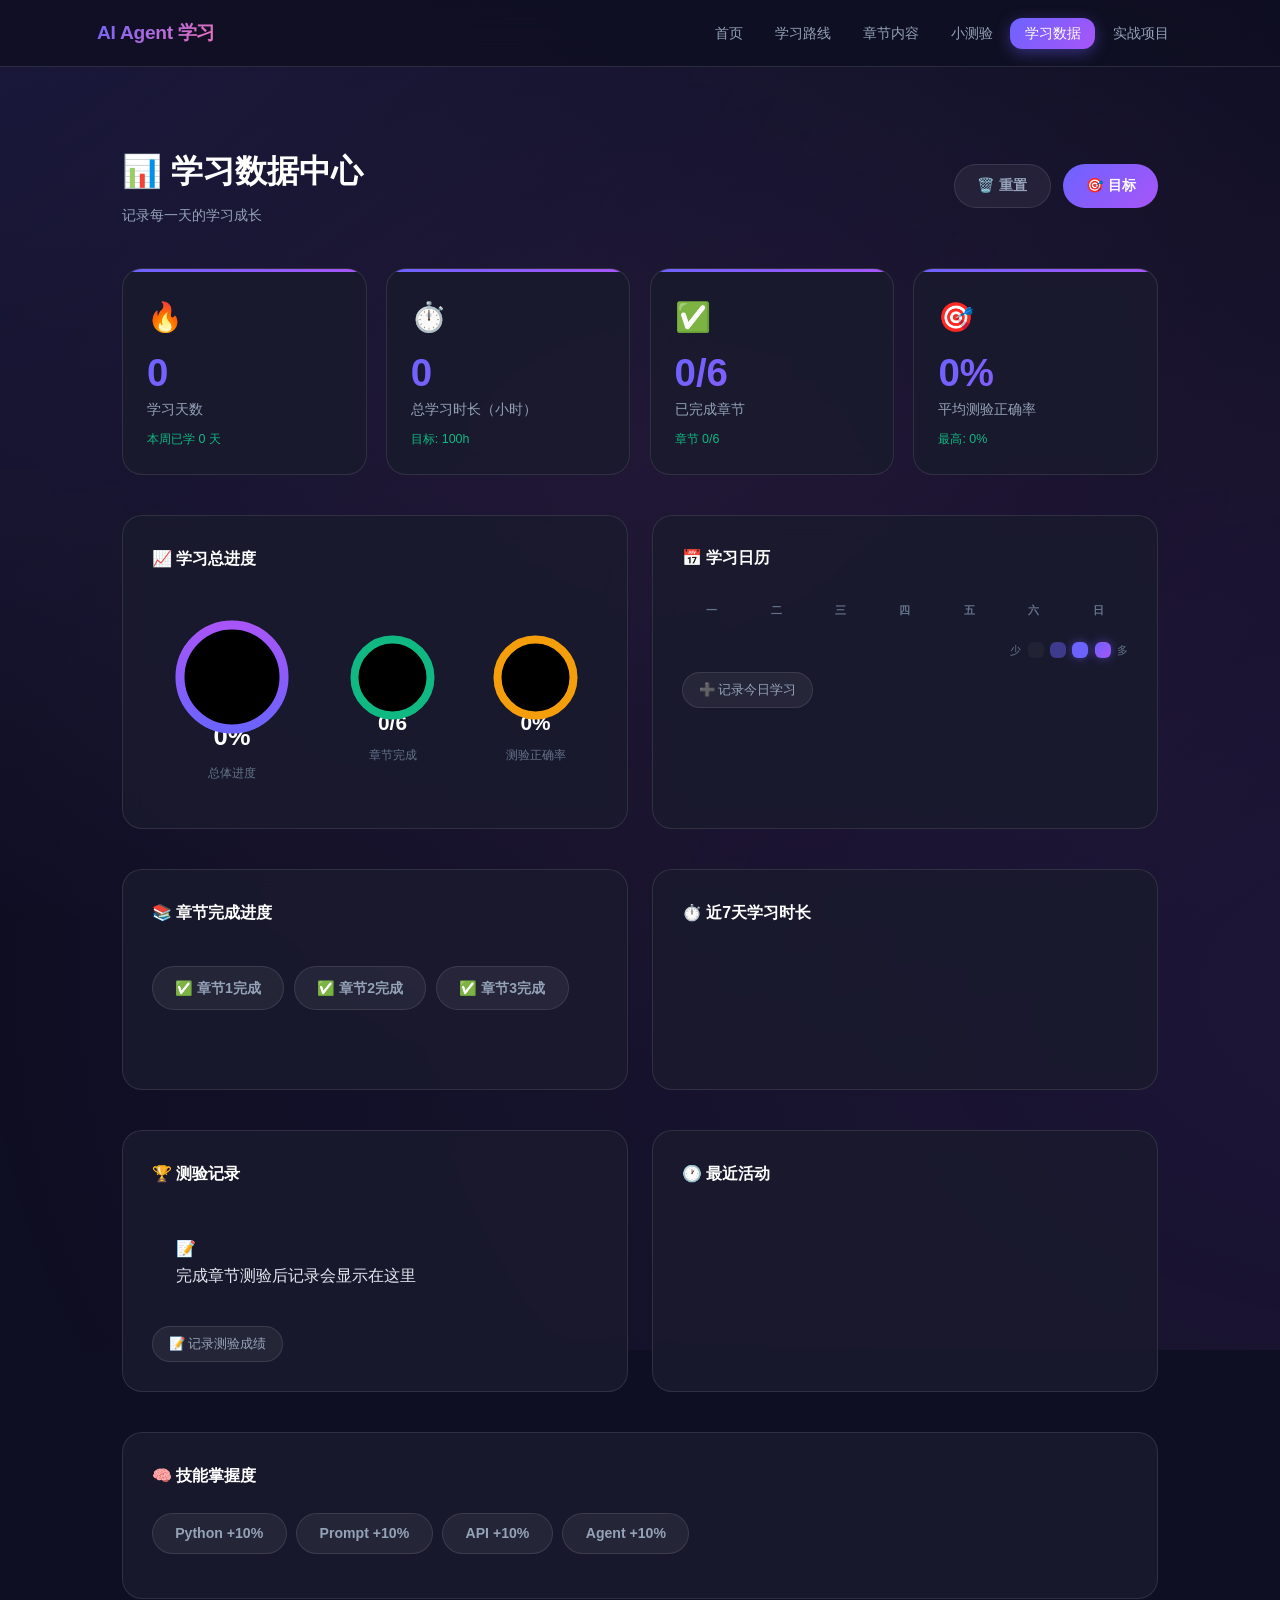
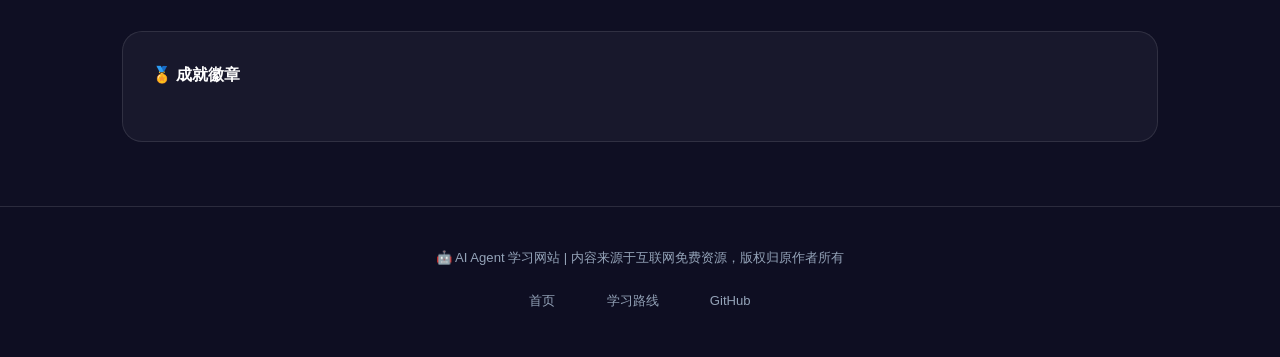
<file: stats.html>
<!DOCTYPE html>
<html lang="zh-CN">
<head>
    <meta charset="UTF-8">
    <meta name="viewport" content="width=device-width, initial-scale=1.0">
    <title>学习数据 - AI Agent 学习网站</title>
    <link rel="stylesheet" href="css/style.css">
    <style>
        .stats-page { padding: 9rem 2rem 4rem; }
        .stats-page .container { max-width: 1100px; margin: 0 auto; }
        .stats-header { display: flex; align-items: center; justify-content: space-between; margin-bottom: 2.5rem; flex-wrap: wrap; gap: 1rem; }
        .stats-header h1 { font-size: 2rem; font-weight: 900; color: white; }
        .stats-header p { color: #94a3b8; font-size: 0.9rem; margin-top: 0.3rem; }
        .header-right { display: flex; gap: 0.8rem; flex-wrap: wrap; }
        .btn-primary { display: inline-flex; align-items: center; gap: 0.4rem; padding: 0.7rem 1.4rem; border-radius: 50px; background: linear-gradient(135deg, #6c63ff, #a855f7); color: white; border: none; cursor: pointer; font-size: 0.88rem; font-weight: 600; transition: all 0.3s; }
        .btn-primary:hover { transform: translateY(-2px); box-shadow: 0 8px 25px rgba(108,99,255,0.4); }
        .btn-secondary { display: inline-flex; align-items: center; gap: 0.4rem; padding: 0.7rem 1.4rem; border-radius: 50px; background: rgba(255,255,255,0.06); color: #94a3b8; border: 1px solid rgba(255,255,255,0.1); cursor: pointer; font-size: 0.88rem; font-weight: 600; transition: all 0.3s; }
        .btn-secondary:hover { border-color: rgba(108,99,255,0.4); color: white; }
        .stats-grid { display: grid; grid-template-columns: repeat(auto-fit, minmax(200px, 1fr)); gap: 1.2rem; margin-bottom: 2.5rem; }
        .stat-card { background: rgba(26,26,46,0.9); border: 1px solid rgba(255,255,255,0.1); border-radius: 20px; padding: 1.5rem; backdrop-filter: blur(10px); transition: all 0.3s; position: relative; overflow: hidden; }
        .stat-card:hover { transform: translateY(-4px); box-shadow: 0 12px 40px rgba(0,0,0,0.3); border-color: rgba(108,99,255,0.3); }
        .stat-card::before { content: ''; position: absolute; top: 0; left: 0; right: 0; height: 3px; background: linear-gradient(90deg, #6c63ff, #a855f7); }
        .stat-icon { font-size: 1.8rem; margin-bottom: 0.8rem; }
        .stat-value { font-size: 2.4rem; font-weight: 900; line-height: 1; margin-bottom: 0.3rem; background: linear-gradient(135deg, #6c63ff, #a855f7); -webkit-background-clip: text; -webkit-text-fill-color: transparent; background-clip: text; }
        .stat-label { color: #94a3b8; font-size: 0.85rem; font-weight: 500; }
        .stat-change { font-size: 0.78rem; margin-top: 0.5rem; color: #10b981; }
        .overview-row { display: grid; grid-template-columns: 1fr 1fr; gap: 1.5rem; margin-bottom: 2.5rem; }
        @media (max-width: 768px) { .overview-row { grid-template-columns: 1fr; } }
        .panel { background: rgba(26,26,46,0.9); border: 1px solid rgba(255,255,255,0.1); border-radius: 20px; padding: 1.8rem; backdrop-filter: blur(10px); }
        .panel-title { font-size: 1rem; font-weight: 700; color: white; margin-bottom: 1.5rem; display: flex; align-items: center; gap: 0.5rem; }
        .circular-progress-wrap { display: flex; align-items: center; justify-content: center; gap: 3rem; padding: 1rem 0; }
        .circular-item { text-align: center; }
        .circular-item svg { transform: rotate(-90deg); }
        .circ-bg { stroke: rgba(255,255,255,0.08); }
        .circ-fill { stroke-linecap: round; transition: stroke-dashoffset 1.2s ease; }
        .circ-label { font-size: 1.6rem; font-weight: 900; color: white; margin-top: -2.2rem; }
        .circ-sub { color: #64748b; font-size: 0.75rem; margin-top: 0.3rem; }
        .chapter-progress-list { display: flex; flex-direction: column; gap: 0.8rem; }
        .chapter-progress-item { display: flex; align-items: center; gap: 1rem; }
        .chapter-icon { font-size: 1.2rem; width: 30px; text-align: center; }
        .chapter-info { flex: 1; }
        .chapter-name { color: white; font-size: 0.85rem; font-weight: 600; margin-bottom: 0.3rem; }
        .chapter-bar-wrap { background: rgba(255,255,255,0.06); border-radius: 50px; height: 8px; overflow: hidden; }
        .chapter-bar { height: 100%; border-radius: 50px; transition: width 1s ease; }
        .chapter-pct { font-size: 0.75rem; color: #64748b; min-width: 35px; text-align: right; }
        .bar-purple { background: linear-gradient(90deg, #6c63ff, #a855f7); }
        .bar-green { background: linear-gradient(90deg, #10b981, #059669); }
        .bar-orange { background: linear-gradient(90deg, #f59e0b, #d97706); }
        .bar-red { background: linear-gradient(90deg, #ef4444, #dc2626); }
        .bar-blue { background: linear-gradient(90deg, #3b82f6, #2563eb); }
        .calendar-grid { display: grid; grid-template-columns: repeat(7, 1fr); gap: 5px; }
        .cal-header { text-align: center; color: #64748b; font-size: 0.7rem; font-weight: 600; padding: 0.3rem 0; }
        .cal-day { aspect-ratio: 1; border-radius: 6px; display: flex; align-items: center; justify-content: center; font-size: 0.68rem; cursor: pointer; transition: all 0.2s; border: 1px solid transparent; }
        .cal-day:hover { border-color: rgba(108,99,255,0.5); }
        .cal-day.level-0 { background: rgba(255,255,255,0.04); color: #374151; }
        .cal-day.level-1 { background: rgba(108,99,255,0.25); color: #c4b5fd; }
        .cal-day.level-2 { background: rgba(108,99,255,0.45); color: #a78bfa; }
        .cal-day.level-3 { background: rgba(108,99,255,0.65); color: white; }
        .cal-day.level-4 { background: #6c63ff; color: white; box-shadow: 0 0 8px rgba(108,99,255,0.5); }
        .cal-day.level-5 { background: linear-gradient(135deg, #6c63ff, #a855f7); color: white; box-shadow: 0 0 10px rgba(108,99,255,0.5); }
        .cal-legend { display: flex; align-items: center; gap: 0.4rem; margin-top: 1rem; justify-content: flex-end; }
        .cal-legend span { font-size: 0.7rem; color: #64748b; }
        .bar-chart { display: flex; align-items: flex-end; gap: 0.5rem; height: 110px; margin-top: 1rem; }
        .bar-col { flex: 1; display: flex; flex-direction: column; align-items: center; gap: 0.3rem; }
        .bar-col-bar { width: 100%; border-radius: 6px 6px 0 0; background: linear-gradient(to top, #6c63ff, #a855f7); transition: height 1s ease; min-height: 3px; }
        .bar-col-label { font-size: 0.68rem; color: #64748b; }
        .quiz-history { display: flex; flex-direction: column; gap: 0.7rem; }
        .quiz-history-item { display: flex; align-items: center; gap: 1rem; background: rgba(255,255,255,0.03); border: 1px solid rgba(255,255,255,0.06); border-radius: 12px; padding: 0.9rem 1.1rem; transition: all 0.2s; }
        .quiz-history-item:hover { border-color: rgba(108,99,255,0.3); background: rgba(108,99,255,0.05); }
        .quiz-score-circle { width: 44px; height: 44px; border-radius: 50%; display: flex; align-items: center; justify-content: center; font-size: 0.85rem; font-weight: 800; flex-shrink: 0; }
        .quiz-info { flex: 1; }
        .quiz-info h4 { color: white; font-size: 0.85rem; margin-bottom: 0.2rem; }
        .quiz-info p { color: #64748b; font-size: 0.75rem; }
        .quiz-badge { padding: 0.2rem 0.6rem; border-radius: 50px; font-size: 0.7rem; font-weight: 700; }
        .badge-excellent { background: rgba(16,185,129,0.15); color: #10b981; }
        .badge-good { background: rgba(59,130,246,0.15); color: #3b82f6; }
        .badge-average { background: rgba(245,158,11,0.15); color: #f59e0b; }
        .badge-poor { background: rgba(239,68,68,0.15); color: #ef4444; }
        .activity-list { display: flex; flex-direction: column; gap: 0.6rem; }
        .activity-item { display: flex; align-items: flex-start; gap: 1rem; padding: 0.6rem 0; border-bottom: 1px solid rgba(255,255,255,0.04); }
        .activity-item:last-child { border-bottom: none; }
        .activity-dot { width: 8px; height: 8px; border-radius: 50%; background: #6c63ff; flex-shrink: 0; margin-top: 5px; box-shadow: 0 0 6px rgba(108,99,255,0.5); }
        .activity-time { font-size: 0.7rem; color: #64748b; min-width: 50px; }
        .activity-text { font-size: 0.85rem; color: #94a3b8; line-height: 1.5; }
        .activity-text strong { color: white; }
        .skill-grid { display: grid; grid-template-columns: repeat(auto-fill, minmax(140px, 1fr)); gap: 1rem; }
        .skill-item { background: rgba(255,255,255,0.03); border: 1px solid rgba(255,255,255,0.07); border-radius: 14px; padding: 1rem; text-align: center; transition: all 0.3s; }
        .skill-item:hover { border-color: rgba(108,99,255,0.4); transform: translateY(-3px); }
        .skill-name { color: #94a3b8; font-size: 0.78rem; margin-bottom: 0.6rem; font-weight: 600; }
        .skill-bar-wrap { background: rgba(255,255,255,0.06); border-radius: 50px; height: 7px; overflow: hidden; }
        .skill-bar { height: 100%; border-radius: 50px; transition: width 1.2s ease; }
        .skill-pct { font-size: 0.75rem; font-weight: 700; margin-top: 0.4rem; }
        .badge-grid { display: flex; flex-wrap: wrap; gap: 1.2rem; }
        .badge-item { display: flex; flex-direction: column; align-items: center; gap: 0.4rem; width: 80px; text-align: center; opacity: 0.35; filter: grayscale(1); transition: all 0.3s; cursor: default; }
        .badge-item.unlocked { opacity: 1; filter: none; }
        .badge-item:hover { transform: translateY(-3px); }
        .badge-icon { font-size: 2rem; }
        .badge-name { font-size: 0.68rem; color: #94a3b8; font-weight: 600; }
        .badge-item.unlocked .badge-name { color: #6c63ff; }
        .modal-overlay { position: fixed; top: 0; left: 0; right: 0; bottom: 0; background: rgba(0,0,0,0.7); backdrop-filter: blur(5px); z-index: 9999; display: none; align-items: center; justify-content: center; padding: 2rem; }
        .modal-overlay.show { display: flex; }
        .modal { background: rgba(26,26,46,0.98); border: 1px solid rgba(255,255,255,0.1); border-radius: 20px; padding: 2rem; max-width: 480px; width: 100%; animation: modalIn 0.3s ease; }
        @keyframes modalIn { from { opacity: 0; transform: scale(0.9); } to { opacity: 1; transform: scale(1); } }
        .modal h3 { color: white; font-size: 1.1rem; margin-bottom: 0.5rem; }
        .modal p { color: #94a3b8; font-size: 0.88rem; margin-bottom: 1.5rem; }
        .goal-form { display: flex; flex-direction: column; gap: 1rem; }
        .goal-input-group { display: flex; gap: 0.8rem; flex-wrap: wrap; }
        .goal-input { flex: 1; min-width: 120px; background: rgba(255,255,255,0.06); border: 1px solid rgba(255,255,255,0.1); border-radius: 12px; padding: 0.8rem 1rem; color: white; font-size: 0.88rem; outline: none; transition: all 0.2s; }
        .goal-input:focus { border-color: #6c63ff; box-shadow: 0 0 0 3px rgba(108,99,255,0.15); }
        .goal-input::placeholder { color: #64748b; }
        .modal-actions { display: flex; gap: 0.8rem; justify-content: flex-end; margin-top: 1.5rem; }
        .modal-close { padding: 0.6rem 1.2rem; border-radius: 50px; background: rgba(255,255,255,0.06); color: #94a3b8; border: 1px solid rgba(255,255,255,0.1); cursor: pointer; font-size: 0.88rem; transition: all 0.2s; }
        .modal-close:hover { background: rgba(255,255,255,0.1); color: white; }
        .toast { position: fixed; bottom: 30px; left: 50%; transform: translateX(-50%); background: linear-gradient(135deg, #6c63ff, #a855f7); color: white; padding: 0.8rem 1.8rem; border-radius: 50px; font-size: 0.9rem; font-weight: 600; z-index: 99999; box-shadow: 0 8px 30px rgba(108,99,255,0.4); animation: toastIn 0.3s ease; pointer-events: none; }
        @keyframes toastIn { from { opacity: 0; transform: translateX(-50%) translateY(20px); } to { opacity: 1; transform: translateX(-50%) translateY(0); } }
        .add-time-btn { display: inline-flex; align-items: center; gap: 0.4rem; padding: 0.5rem 1rem; border-radius: 50px; background: rgba(255,255,255,0.06); color: #94a3b8; border: 1px solid rgba(255,255,255,0.1); cursor: pointer; font-size: 0.82rem; transition: all 0.2s; margin-top: 0.8rem; }
        .add-time-btn:hover { border-color: rgba(108,99,255,0.4); color: white; }
    </style>
</head>
<body>
    <nav class="navbar">
        <div class="nav-container">
            <a href="index.html" class="nav-logo">AI Agent 学习</a>
            <ul class="nav-links">
                <li><a href="index.html">首页</a></li>
                <li><a href="roadmap.html">学习路线</a></li>
                <li><a href="chapter1.html">章节内容</a></li>
                <li><a href="quiz.html">小测验</a></li>
                <li><a href="stats.html" class="active">学习数据</a></li>
                            <li><a href="projects.html">实战项目</a></li>
            </ul>
        </div>
    </nav>

    <div class="stats-page">
        <div class="container">
            <div class="stats-header">
                <div>
                    <h1>📊 学习数据中心</h1>
                    <p id="todayDate">记录每一天的学习成长</p>
                </div>
                <div class="header-right">
                    <button class="btn-secondary" onclick="resetAll()">🗑️ 重置</button>
                    <button class="btn-primary" onclick="openGoalModal()">🎯 目标</button>
                </div>
            </div>

            <!-- 核心数据 -->
            <div class="stats-grid">
                <div class="stat-card">
                    <div class="stat-icon">🔥</div>
                    <div class="stat-value" id="statDays">0</div>
                    <div class="stat-label">学习天数</div>
                    <div class="stat-change" id="streakText">本周已学 0 天</div>
                </div>
                <div class="stat-card">
                    <div class="stat-icon">⏱️</div>
                    <div class="stat-value" id="statHours">0</div>
                    <div class="stat-label">总学习时长（小时）</div>
                    <div class="stat-change" id="hoursGoal">目标: 100h</div>
                </div>
                <div class="stat-card">
                    <div class="stat-icon">✅</div>
                    <div class="stat-value" id="statCompleted">0/6</div>
                    <div class="stat-label">已完成章节</div>
                    <div class="stat-change" id="chapterGoal">章节 0/6</div>
                </div>
                <div class="stat-card">
                    <div class="stat-icon">🎯</div>
                    <div class="stat-value" id="statQuiz">0%</div>
                    <div class="stat-label">平均测验正确率</div>
                    <div class="stat-change" id="quizBest">最高: 0%</div>
                </div>
            </div>

            <!-- 进度圆环 + 日历 -->
            <div class="overview-row">
                <div class="panel">
                    <div class="panel-title">📈 学习总进度</div>
                    <div class="circular-progress-wrap">
                        <div class="circular-item">
                            <svg width="130" height="130" viewBox="0 0 130 130">
                                <circle class="circ-bg" cx="65" cy="65" r="52" stroke-width="9"/>
                                <circle class="circ-fill" id="circOverall" cx="65" cy="65" r="52" stroke-width="9" stroke="url(#grad1)"/>
                                <defs><linearGradient id="grad1" x1="0%" y1="0%" x2="100%" y2="0%"><stop offset="0%" stop-color="#6c63ff"/><stop offset="100%" stop-color="#a855f7"/></linearGradient></defs>
                            </svg>
                            <div class="circ-label" id="circLabelOverall">0%</div>
                            <div class="circ-sub">总体进度</div>
                        </div>
                        <div class="circular-item">
                            <svg width="95" height="95" viewBox="0 0 95 95">
                                <circle class="circ-bg" cx="47.5" cy="47.5" r="38" stroke-width="8"/>
                                <circle class="circ-fill" id="circChapter" cx="47.5" cy="47.5" r="38" stroke-width="8" stroke="#10b981"/>
                            </svg>
                            <div class="circ-label" style="font-size:1.3rem;margin-top:-1.8rem;" id="circLabelChapter">0/6</div>
                            <div class="circ-sub">章节完成</div>
                        </div>
                        <div class="circular-item">
                            <svg width="95" height="95" viewBox="0 0 95 95">
                                <circle class="circ-bg" cx="47.5" cy="47.5" r="38" stroke-width="8"/>
                                <circle class="circ-fill" id="circQuiz" cx="47.5" cy="47.5" r="38" stroke-width="8" stroke="#f59e0b"/>
                            </svg>
                            <div class="circ-label" style="font-size:1.3rem;margin-top:-1.8rem;" id="circLabelQuiz">0%</div>
                            <div class="circ-sub">测验正确率</div>
                        </div>
                    </div>
                </div>
                <div class="panel">
                    <div class="panel-title">📅 学习日历</div>
                    <div class="calendar-grid">
                        <div class="cal-header">一</div><div class="cal-header">二</div><div class="cal-header">三</div>
                        <div class="cal-header">四</div><div class="cal-header">五</div><div class="cal-header">六</div><div class="cal-header">日</div>
                    </div>
                    <div class="calendar-grid" id="calGrid"></div>
                    <div class="cal-legend">
                        <span>少</span>
                        <div class="cal-day level-0" style="width:16px;height:16px;cursor:default;"></div>
                        <div class="cal-day level-2" style="width:16px;height:16px;cursor:default;"></div>
                        <div class="cal-day level-4" style="width:16px;height:16px;cursor:default;"></div>
                        <div class="cal-day level-5" style="width:16px;height:16px;cursor:default;"></div>
                        <span>多</span>
                    </div>
                    <button class="add-time-btn" onclick="openLogModal()">➕ 记录今日学习</button>
                </div>
            </div>

            <!-- 章节进度 + 周柱状图 -->
            <div class="overview-row">
                <div class="panel">
                    <div class="panel-title">📚 章节完成进度</div>
                    <div class="chapter-progress-list" id="chapterProgressList"></div>
                    <div style="margin-top:1rem;display:flex;gap:0.6rem;flex-wrap:wrap;">
                        <button class="btn-secondary" onclick="markChapter(0)">✅ 章节1完成</button>
                        <button class="btn-secondary" onclick="markChapter(1)">✅ 章节2完成</button>
                        <button class="btn-secondary" onclick="markChapter(2)">✅ 章节3完成</button>
                    </div>
                </div>
                <div class="panel">
                    <div class="panel-title">⏱️ 近7天学习时长</div>
                    <div class="bar-chart" id="weeklyChart"></div>
                </div>
            </div>

            <!-- 测验历史 + 最近活动 -->
            <div class="overview-row">
                <div class="panel">
                    <div class="panel-title">🏆 测验记录</div>
                    <div class="quiz-history" id="quizHistory">
                        <div class="empty-state" style="padding:1.5rem;">
                            <span class="emoji">📝</span>
                            <p>完成章节测验后记录会显示在这里</p>
                        </div>
                    </div>
                    <button class="add-time-btn" onclick="openQuizModal()">📝 记录测验成绩</button>
                </div>
                <div class="panel">
                    <div class="panel-title">🕐 最近活动</div>
                    <div class="activity-list" id="activityList"></div>
                </div>
            </div>

            <!-- 技能掌握度 -->
            <div class="panel" style="margin-bottom:2rem;">
                <div class="panel-title">🧠 技能掌握度</div>
                <div style="display:flex;gap:0.6rem;flex-wrap:wrap;margin-bottom:1rem;">
                    <button class="btn-secondary" onclick="addSkill('Python编程',10)">Python +10%</button>
                    <button class="btn-secondary" onclick="addSkill('Prompt工程',10)">Prompt +10%</button>
                    <button class="btn-secondary" onclick="addSkill('API调用',10)">API +10%</button>
                    <button class="btn-secondary" onclick="addSkill('Agent开发',10)">Agent +10%</button>
                </div>
                <div class="skill-grid" id="skillGrid"></div>
            </div>

            <!-- 成就徽章 -->
            <div class="panel">
                <div class="panel-title">🏅 成就徽章</div>
                <div class="badge-grid" id="badgeGrid"></div>
            </div>
        </div>
    </div>

    <!-- 目标模态框 -->
    <div class="modal-overlay" id="goalModal">
        <div class="modal">
            <h3>🎯 设置学习目标</h3>
            <p>设定目标，追踪你的学习进度！</p>
            <div class="goal-form">
                <div>
                    <label style="color:#94a3b8;font-size:0.82rem;display:block;margin-bottom:0.4rem;">每周学习天数（1-7）</label>
                    <input class="goal-input" id="goalDays" type="number" min="1" max="7" value="5">
                </div>
                <div>
                    <label style="color:#94a3b8;font-size:0.82rem;display:block;margin-bottom:0.4rem;">总目标时长（小时）</label>
                    <input class="goal-input" id="goalHours" type="number" min="1" max="1000" value="100">
                </div>
                <div>
                    <label style="color:#94a3b8;font-size:0.82rem;display:block;margin-bottom:0.4rem;">开始日期</label>
                    <input class="goal-input" id="goalStartDate" type="date">
                </div>
            </div>
            <div class="modal-actions">
                <button class="modal-close" onclick="closeGoalModal()">取消</button>
                <button class="btn-primary" onclick="saveGoal()">保存</button>
            </div>
        </div>
    </div>

    <!-- 记录学习模态框 -->
    <div class="modal-overlay" id="logModal">
        <div class="modal">
            <h3>⏱️ 记录今日学习</h3>
            <p>选择日期和今日学习时长</p>
            <div class="goal-form">
                <div>
                    <label style="color:#94a3b8;font-size:0.82rem;display:block;margin-bottom:0.4rem;">学习日期</label>
                    <input class="goal-input" id="logDate" type="date">
                </div>
                <div>
                    <label style="color:#94a3b8;font-size:0.82rem;display:block;margin-bottom:0.4rem;">学习时长（小时）</label>
                    <div class="goal-input-group">
                        <button class="btn-secondary" onclick="addHours(-0.5)" style="padding:0.7rem;">-0.5h</button>
                        <input class="goal-input" id="logHours" type="number" step="0.5" min="0" max="12" value="1" style="text-align:center;">
                        <button class="btn-secondary" onclick="addHours(0.5)" style="padding:0.7rem;">+0.5h</button>
                    </div>
                </div>
            </div>
            <div class="modal-actions">
                <button class="modal-close" onclick="closeLogModal()">取消</button>
                <button class="btn-primary" onclick="saveLog()">保存</button>
            </div>
        </div>
    </div>

    <!-- 记录测验模态框 -->
    <div class="modal-overlay" id="quizModal">
        <div class="modal">
            <h3>📝 记录测验成绩</h3>
            <p>记录你的章节测验得分</p>
            <div class="goal-form">
                <div>
                    <label style="color:#94a3b8;font-size:0.82rem;display:block;margin-bottom:0.4rem;">章节</label>
                    <select class="goal-input" id="quizChapter" style="color:white;">
                        <option value="Python基础">🐍 Python基础</option>
                        <option value="AI基本概念">🤖 AI基本概念</option>
                        <option value="LLM API调用">🔗 LLM API调用</option>
                        <option value="Agent核心原理">⚙️ Agent核心原理</option>
                        <option value="Agent框架实战">🛠️ Agent框架实战</option>
                        <option value="项目实战">🚀 项目实战</option>
                    </select>
                </div>
                <div>
                    <label style="color:#94a3b8;font-size:0.82rem;display:block;margin-bottom:0.4rem;">正确题数 / 总题数</label>
                    <div class="goal-input-group">
                        <input class="goal-input" id="quizCorrect" type="number" min="0" max="50" value="10" style="text-align:center;">
                        <span style="color:#94a3b8;line-height:42px;">/</span>
                        <input class="goal-input" id="quizTotal" type="number" min="1" max="50" value="15" style="text-align:center;">
                    </div>
                </div>
            </div>
            <div class="modal-actions">
                <button class="modal-close" onclick="closeQuizModal()">取消</button>
                <button class="btn-primary" onclick="saveQuiz()">保存</button>
            </div>
        </div>
    </div>

    <footer class="footer">
        <div class="container">
            <p>🤖 AI Agent 学习网站 | 内容来源于互联网免费资源，版权归原作者所有</p>
            <div class="footer-links">
                <a href="index.html">首页</a>
                <a href="roadmap.html">学习路线</a>
                <a href="https://github.com/xkvscl/ai-learning-site" target="_blank">GitHub</a>
            </div>
        </div>
    </footer>

    <script>
    var d;
    document.addEventListener('DOMContentLoaded', function() {
        loadData();
        render();
        document.getElementById('goalStartDate').value = d.startDate;
        document.getElementById('goalDays').value = d.goalDaysPerWeek;
        document.getElementById('goalHours').value = d.goalHours;
    });

    function getDefaultData() {
        return {
            startDate: new Date().toISOString().split('T')[0],
            goalHours: 100,
            goalDaysPerWeek: 5,
            chapters: [
                { name: 'Python基础', icon: '🐍', done: false, barClass: 'bar-purple' },
                { name: 'AI基本概念', icon: '🤖', done: false, barClass: 'bar-green' },
                { name: 'LLM API调用', icon: '🔗', done: false, barClass: 'bar-orange' },
                { name: 'Agent核心原理', icon: '⚙️', done: false, barClass: 'bar-blue' },
                { name: 'Agent框架实战', icon: '🛠️', done: false, barClass: 'bar-purple' },
                { name: '项目实战', icon: '🚀', done: false, barClass: 'bar-green' },
            ],
            skills: [
                { name: 'Python编程', pct: 0, color: '#6c63ff' },
                { name: 'Prompt工程', pct: 0, color: '#a855f7' },
                { name: 'API调用', pct: 0, color: '#10b981' },
                { name: 'Agent开发', pct: 0, color: '#f59e0b' },
                { name: '框架使用', pct: 0, color: '#3b82f6' },
                { name: '项目实战', pct: 0, color: '#ef4444' },
            ],
            quizScores: [],
            activities: [],
            dailyMinutes: {},
        };
    }

    function loadData() {
        var raw = localStorage.getItem('ai_learning_stats');
        if (!raw) { d = getDefaultData(); saveData(); }
        else { d = JSON.parse(raw); }
        window._d = d;
    }

    function saveData() {
        localStorage.setItem('ai_learning
</file>
<file: css/style.css>
/* ================================================
   AI Agent 学习网站 - 现代科技风格 CSS v2
   深色主题 + 毛玻璃 + 渐变 + 动画
   ================================================ */

/* ===== 全局 ===== */
* { margin: 0; padding: 0; box-sizing: border-box; }

:root {
    --primary: #6c63ff;
    --primary-dark: #5a52d5;
    --primary-light: #8b85ff;
    --secondary: #a855f7;
    --accent: #f472b6;
    --success: #10b981;
    --warning: #f59e0b;
    --danger: #ef4444;
    --dark: #0f0f23;
    --dark-2: #1a1a2e;
    --dark-3: #16213e;
    --light: #f8faff;
    --text: #e2e8f0;
    --text-muted: #94a3b8;
    --text-dark: #1e293b;
    --text-muted-dark: #64748b;
    --glass-bg: rgba(255,255,255,0.07);
    --glass-border: rgba(255,255,255,0.12);
    --shadow: 0 8px 32px rgba(108,99,255,0.15);
    --shadow-lg: 0 20px 60px rgba(0,0,0,0.3);
    --radius: 20px;
    --radius-sm: 12px;
    --transition: all 0.3s cubic-bezier(0.4, 0, 0.2, 1);
}

body {
    font-family: 'Inter', 'PingFang SC', 'Microsoft YaHei', -apple-system, BlinkMacSystemFont, sans-serif;
    background: var(--dark);
    color: var(--text);
    line-height: 1.7;
    overflow-x: hidden;
}

a { text-decoration: none; transition: var(--transition); }
ul { list-style: none; }
.container { max-width: 1150px; margin: 0 auto; padding: 0 2rem; }

/* 背景光晕 */
body::before {
    content: '';
    position: fixed;
    top: -50%; left: -50%;
    width: 200%; height: 200%;
    background:
        radial-gradient(ellipse at 20% 20%, rgba(108,99,255,0.12) 0%, transparent 50%),
        radial-gradient(ellipse at 80% 80%, rgba(168,85,247,0.10) 0%, transparent 50%),
        radial-gradient(ellipse at 50% 50%, rgba(244,114,182,0.05) 0%, transparent 50%);
    z-index: -1;
    pointer-events: none;
}

/* 滚动条 */
::-webkit-scrollbar { width: 7px; }
::-webkit-scrollbar-track { background: var(--dark-2); }
::-webkit-scrollbar-thumb { background: var(--primary); border-radius: 4px; }

/* ===== 导航栏 ===== */
.navbar {
    position: fixed; top: 0; left: 0; right: 0; z-index: 1000;
    backdrop-filter: blur(20px);
    -webkit-backdrop-filter: blur(20px);
    background: rgba(15,15,35,0.88);
    border-bottom: 1px solid var(--glass-border);
}

.nav-container {
    max-width: 1150px; margin: 0 auto; padding: 0 2rem;
    display: flex; align-items: center; justify-content: space-between; height: 66px;
}

.nav-logo {
    font-size: 1.2rem; font-weight: 800;
    background: linear-gradient(135deg, var(--primary), var(--accent));
    -webkit-background-clip: text; -webkit-text-fill-color: transparent;
    background-clip: text;
    letter-spacing: -0.3px;
}

.nav-links { display: flex; gap: 0.2rem; }

.nav-links a {
    color: var(--text-muted); font-size: 0.88rem; font-weight: 500;
    padding: 0.45rem 0.9rem; border-radius: var(--radius-sm);
    transition: var(--transition);
}

.nav-links a:hover { color: var(--text); background: var(--glass-bg); }

.nav-links a.active {
    color: white;
    background: linear-gradient(135deg, var(--primary), var(--secondary));
    box-shadow: 0 4px 15px rgba(108,99,255,0.4);
}

/* ===== Hero ===== */
.hero {
    min-height: 100vh;
    display: flex; align-items: center;
    padding: 8rem 2rem 5rem;
    position: relative; overflow: hidden;
}

.hero::before {
    content: '';
    position: absolute;
    top: 15%; left: 50%; transform: translateX(-50%);
    width: 650px; height: 650px;
    background: radial-gradient(circle, rgba(108,99,255,0.18) 0%, transparent 70%);
    pointer-events: none;
}

.hero-inner {
    max-width: 1150px; margin: 0 auto;
    display: grid; grid-template-columns: 1fr 1fr;
    gap: 4rem; align-items: center; width: 100%;
}

.hero-badge {
    display: inline-flex; align-items: center; gap: 0.5rem;
    background: rgba(108,99,255,0.15);
    border: 1px solid rgba(108,99,255,0.3);
    color: var(--primary-light);
    padding: 0.35rem 1rem; border-radius: 50px;
    font-size: 0.8rem; font-weight: 700;
    margin-bottom: 1.5rem;
    letter-spacing: 0.5px;
}

.hero h1 {
    font-size: 3rem; font-weight: 900; line-height: 1.2;
    margin-bottom: 1.5rem;
    background: linear-gradient(135deg, #fff 30%, #c4b5fd 100%);
    -webkit-background-clip: text; -webkit-text-fill-color: transparent;
    background-clip: text;
}

.hero h1 span {
    background: linear-gradient(135deg, var(--primary), var(--accent));
    -webkit-background-clip: text; background-clip: text;
}

.hero p {
    font-size: 1.1rem; color: var(--text-muted);
    margin-bottom: 2rem; max-width: 500px;
}

.hero-tags { display: flex; flex-wrap: wrap; gap: 0.5rem; margin-bottom: 2.5rem; }

.hero-tag {
    padding: 0.3rem 0.9rem; border-radius: 50px;
    font-size: 0.78rem; font-weight: 600;
    border: 1px solid var(--glass-border);
    background: var(--glass-bg);
    color: var(--text-muted);
}

.cta-btn {
    display: inline-flex; align-items: center; gap: 0.5rem;
    padding: 0.95rem 2.5rem; border-radius: 50px;
    font-weight: 700; font-size: 1.05rem;
    background: linear-gradient(135deg, var(--primary), var(--secondary));
    color: white;
    box-shadow: 0 8px 30px rgba(108,99,255,0.4);
    transition: var(--transition); cursor: pointer; border: none;
}

.cta-btn:hover {
    transform: translateY(-3px);
    box-shadow: 0 15px 45px rgba(108,99,255,0.5);
}

/* Agent 轨道动画 */
.hero-visual { display: flex; justify-content: center; align-items: center; }

.agent-orbit { position: relative; width: 360px; height: 360px; }

.agent-core {
    position: absolute; top: 50%; left: 50%; transform: translate(-50%, -50%);
    width: 130px; height: 130px;
    background: linear-gradient(135deg, var(--primary), var(--secondary));
    border-radius: 50%;
    display: flex; flex-direction: column; align-items: center; justify-content: center;
    font-size: 2.8rem;
    box-shadow: 0 0 60px rgba(108,99,255,0.5), 0 0 120px rgba(108,99,255,0.2);
    animation: pulse-glow 3s ease-in-out infinite; z-index: 2;
}

.agent-core-label {
    font-size: 0.65rem; font-weight: 700; color: white;
    margin-top: 0.3rem; letter-spacing: 1px;
}

.orbit-ring {
    position: absolute; top: 50%; left: 50%; transform: translate(-50%, -50%);
    border: 1px dashed rgba(108,99,255,0.18); border-radius: 50%;
    animation: spin 20s linear infinite;
}

.orbit-ring:nth-child(2) { width: 210px; height: 210px; }
.orbit-ring:nth-child(3) { width: 290px; height: 290px; animation-direction: reverse; animation-duration: 30s; }
.orbit-ring:nth-child(4) { width: 360px; height: 360px; animation-duration: 40s; }

.orbit-dot {
    position: absolute; top: -7px; left: 50%; transform: translateX(-50%);
    width: 14px; height: 14px;
    background: var(--primary); border-radius: 50%;
    box-shadow: 0 0 12px var(--primary);
}

.orbit-label {
    position: absolute; font-size: 0.72rem; font-weight: 600;
    color: var(--text-muted);
    background: rgba(26,26,46,0.9);
    border: 1px solid var(--glass-border);
    padding: 0.3rem 0.7rem; border-radius: 50px;
    white-space: nowrap; backdrop-filter: blur(10px);
}

.orbit-label-1 { top: -12px; left: 50%; transform: translateX(-50%); }
.orbit-label-2 { bottom: 30px; right: -15px; }
.orbit-label-3 { bottom: -12px; left: 50%; transform: translateX(-50%); }

@keyframes pulse-glow {
    0%, 100% { box-shadow: 0 0 60px rgba(108,99,255,0.5), 0 0 120px rgba(108,99,255,0.2); }
    50% { box-shadow: 0 0 80px rgba(108,99,255,0.7), 0 0 160px rgba(108,99,255,0.3); }
}

@keyframes spin { from { transform: translate(-50%, -50%) rotate(0deg); } to { transform: translate(-50%, -50%) rotate(360deg); } }

/* ===== 通用 Section ===== */
.section-header { text-align: center; margin-bottom: 3rem; }

.section-eyebrow {
    display: inline-block; font-size: 0.78rem; font-weight: 700;
    letter-spacing: 2px; text-transform: uppercase;
    color: var(--primary); margin-bottom: 0.6rem;
}

.section-title { font-size: 2.2rem; font-weight: 800; color: white; margin-bottom: 0.6rem; }

.section-desc { font-size: 1rem; color: var(--text-muted); max-width: 540px; margin: 0 auto; }

/* ===== 模块卡片 ===== */
.modules { padding: 5rem 0; }

.module-grid { display: grid; grid-template-columns: repeat(auto-fill, minmax(310px, 1fr)); gap: 1.5rem; }

.module-card {
    background: rgba(26,26,46,0.8);
    border: 1px solid var(--glass-border);
    border-radius: var(--radius);
    padding: 1.8rem; cursor: pointer;
    transition: var(--transition);
    position: relative; overflow: hidden;
    backdrop-filter: blur(10px);
}

.module-card::before {
    content: ''; position: absolute; top: 0; left: 0; right: 0; height: 3px;
    background: linear-gradient(90deg, var(--primary), var(--secondary));
    opacity: 0; transition: var(--transition);
}

.module-card:hover { border-color: rgba(108,99,255,0.4); transform: translateY(-5px); box-shadow: var(--shadow-lg); }
.module-card:hover::before { opacity: 1; }

.module-card-header { display: flex; align-items: center; gap: 1rem; margin-bottom: 1rem; }

.module-num {
    font-size: 2.2rem; font-weight: 900;
    color: rgba(108,99,255,0.15); line-height: 1; flex-shrink: 0;
}

.module-icon { font-size: 2rem; }

.module-card h3 { font-size: 1.05rem; font-weight: 700; color: white; margin-bottom: 0.4rem; }
.module-card p { color: var(--text-muted); font-size: 0.86rem; line-height: 1.6; margin-bottom: 1rem; }

.module-meta { display: flex; align-items: center; gap: 0.6rem; flex-wrap: wrap; }

.module-meta span { font-size: 0.75rem; color: var(--text-muted); background: rgba(255,255,255,0.05); padding: 0.2rem 0.6rem; border-radius: 50px; }

.level { font-size: 0.7rem; font-weight: 700; padding: 0.2rem 0.65rem; border-radius: 50px; color: white; letter-spacing: 0.3px; }
.level.beginner { background: linear-gradient(135deg, #10b981, #059669); }
.level.intermediate { background: linear-gradient(135deg, #f59e0b, #d97706); }
.level.advanced { background: linear-gradient(135deg, #ef4444, #dc2626); }

/* ===== Features ===== */
.features { padding: 5rem 0; }

.feature-grid { display: grid; grid-template-columns: repeat(auto-fit, minmax(220px, 1fr)); gap: 1.5rem; }

.feature-card {
    background: rgba(26,26,46,0.6);
    border: 1px solid var(--glass-border);
    border-radius: var(--radius);
    padding: 1.8rem; text-align: center;
    transition: var(--transition);
    backdrop-filter: blur(10px);
}

.feature-card:hover { transform: translateY(-4px); border-color: rgba(108,99,255,0.3); box-shadow: var(--shadow); }
.feature-icon { font-size: 2.2rem; margin-bottom: 0.8rem; display: block; }
.feature-card h3 { color: white; font-size: 1rem; margin-bottom: 0.4rem; font-weight: 700; }
.feature-card p { color: var(--text-muted); font-size: 0.86rem; }

/* ===== 页脚 ===== */
.footer {
    border-top: 1px solid var(--glass-border);
    padding: 2.5rem 0; text-align: center;
    background: rgba(15,15,35,0.5);
}

.footer p { color: var(--text-muted); font-size: 0.82rem; margin-bottom: 0.4rem; }

.footer-links { margin-top: 1rem; display: flex; justify-content: center; gap: 1.8rem; }

.footer-links a { color: var(--text-muted); font-size: 0.82rem; padding: 0.3rem 0.7rem; border-radius: 8px; transition: var(--transition); }
.footer-links a:hover { color: white; background: var(--glass-bg); }

/* ===== Page Header ===== */
.page-header {
    padding: 10rem 2rem 4rem; text-align: center; position: relative;
}

.page-header::before {
    content: '';
    position: absolute; top: 0; left: 0; right: 0; bottom: 0;
    background: radial-gradient(ellipse at 50% 0%, rgba(108,99,255,0.2) 0%, transparent 60%);
    pointer-events: none;
}

.page-header h1 { font-size: 2.4rem; font-weight: 900; color: white; margin-bottom: 0.6rem; }
.page-header p { color: var(--text-muted); font-size: 1rem; }

/* ===== 路线图 ===== */
.roadmap { padding: 4rem 0 6rem; }

.roadmap-item { display: flex; gap: 1.8rem; margin-bottom: 1.5rem; align-items: flex-start; }

.roadmap-num {
    width: 60px; height: 60px;
    background: linear-gradient(135deg, var(--primary), var(--secondary));
    border-radius: 50%; display: flex; align-items: center; justify-content: center;
    font-size: 1.4rem; font-weight: 900; flex-shrink: 0;
    box-shadow: 0 0 30px rgba(108,99,255,0.4); position: relative; z-index: 1;
}

.roadmap-content {
    flex: 1;
    background: rgba(26,26,46,0.8);
    border: 1px solid var(--glass-border);
    border-radius: var(--radius); padding: 1.8rem;
    backdrop-filter: blur(10px);
    transition: var(--transition);
}

.roadmap-content:hover { border-color: rgba(108,99,255,0.4); box-shadow: var(--shadow); }

.roadmap-content h2 { font-size: 1.2rem; font-weight: 800; color: white; margin-bottom: 0.3rem; }

.roadmap-content .meta {
    color: var(--text-muted); font-size: 0.82rem;
    margin-bottom: 0.8rem; display: flex; align-items: center; gap: 0.8rem; flex-wrap: wrap;
}

.roadmap-content > p { color: var(--text-muted); font-size: 0.88rem; margin-bottom: 0.8rem; }

.topic-list { display: flex; flex-wrap: wrap; gap: 0.45rem; margin-top: 0.6rem; }

.topic-list li {
    background: rgba(108,99,255,0.08);
    border: 1px solid rgba(108,99,255,0.2);
    color: var(--primary-light);
    padding: 0.3rem 0.8rem; border-radius: 50px;
    font-size: 0.78rem; font-weight: 500;
}

.roadmap-actions { display: flex; gap: 0.6rem; margin-top: 1rem; flex-wrap: wrap; }

.btn-small {
    display: inline-flex; align-items: center; gap: 0.3rem;
    padding: 0.45rem 1.1rem; border-radius: 50px;
    font-size: 0.8rem; font-weight: 600;
    background: linear-gradient(135deg, var(--primary), var(--secondary));
    color: white; transition: var(--transition); cursor: pointer; border: none;
}

.btn-small:hover { transform: translateY(-2px); box-shadow: 0 4px 15px rgba(108,99,255,0.4); }

.btn-small.outline {
    background: transparent;
    border: 1px solid rgba(108,99,255,0.4);
    color: var(--primary-light);
}

.roadmap-connector {
    width: 2px; height: 25px;
    background: linear-gradient(to bottom, rgba(108,99,255,0.4), transparent);
    margin: 0 auto 1.5rem; margin-left: 29px;
}

/* ===== 测验 ===== */
.quiz-section { padding: 4rem 0 6rem; }

.quiz-card {
    background: rgba(26,26,46,0.8);
    border: 1px solid var(--glass-border);
    border-radius: var(--radius); padding: 1.8rem;
    margin-bottom: 1.3rem; backdrop-filter: blur(10px);
}

.quiz-card h3 { color: white; font-size: 0.96rem; font-weight: 600; margin-bottom: 1.1rem; line-height: 1.6; }

.quiz-card h3 code {
    background: rgba(108,99,255,0.12);
    padding: 0.15rem 0.45rem; border-radius: 5px;
    font-size: 0.85em; color: var(--primary-light);
}

.quiz-options { display: flex; flex-direction: column; gap: 0.5rem; }

.quiz-option {
    padding: 0.7rem 1.1rem;
    border: 1px solid var(--glass-border);
    border-radius: var(--radius-sm); cursor: pointer;
    transition: var(--transition); font-size: 0.88rem; color: var(--text-muted);
}

.quiz-option:hover { border-color: var(--primary); background: rgba(108,99,255,0.08); color: var(--text); }
.quiz-option.correct { border-color: var(--success); background: rgba(16,185,129,0.1); color: #6ee7b7; }
.quiz-option.wrong { border-color: var(--danger); background: rgba(239,68,68,0.1); color: #fca5a5; }

.quiz-result {
    margin-top: 0.9rem; padding: 0.9rem 1.1rem;
    border-radius: var(--radius-sm); font-size: 0.86rem; line-height: 1.7; display: none;
}

.quiz-result.show { display: block; }
.quiz-result.correct { background: rgba(16,185,129,0.1); border: 1px solid rgba(16,185,129,0.3); color: #6ee7b7; }
.quiz-result.wrong { background: rgba(239,68,68,0.1); border: 1px solid rgba(239,68,68,0.3); color: #fca5a5; }

.quiz-section-title {
    font-size: 1.2rem; font-weight: 800; color: var(--primary-light);
    margin: 2.5rem 0 1.3rem;
    padding-bottom: 0.4rem;
    border-bottom: 1px solid rgba(108,99,255,0.2);
}

/* ===== 代码演示 ===== */
.demo-section { padding: 4rem 0 6rem; }

.demo-card {
    background: rgba(26,26,46,0.8);
    border: 1px solid var(--glass-border);
    border-radius: var(--radius);
    overflow: hidden; margin-bottom: 1.8rem;
    backdrop-filter: blur(10px);
}

.demo-header {
    background: rgba(15,15,35,0.95);
    padding: 0.9rem 1.4rem;
    display: flex; align-items: center; gap: 0.9rem;
    border-bottom: 1px solid var(--glass-border);
}

.demo-dots { display: flex; gap: 6px; }
.demo-dots span { width: 12px; height: 12px; border-radius: 50%; display: block; }
.demo-dots span:nth-child(1) { background: #ff5f57; }
.demo-dots span:nth-child(2) { background: #febc2e; }
.demo-dots span:nth-child(3) { background: #28c840; }

.demo-title { font-size: 0.82rem; color: var(--text-muted); }

.demo-body { padding: 1.4rem; }

.demo-body pre {
    background: #0d1117;
    border: 1px solid #21262d;
    color: #c9d1d9;
    padding: 1.3rem 1.5rem;
    border-radius: var(--radius-sm);
    overflow-x: auto; font-size: 0.85rem;
    line-height: 1.7; margin-bottom: 1rem;
    font-family: 'JetBrains Mono', 'Fira Code', 'Cascadia Code', monospace;
}

.demo-body pre .comment { color: #8b949e; font-style: italic; }
.demo-body pre .keyword { color: #ff7b72; }
.demo-body pre .string { color: #a5d6ff; }
.demo-body pre .function { color: #d2a8ff; }
.demo-body pre .number { color: #79c0ff; }

.demo-explain {
    color: var(--text-muted); font-size: 0.88rem; line-height: 1.7;
    padding: 0.9rem 1.3rem;
    background: rgba(108,99,255,0.05);
    border-radius: var(--radius-sm);
    border-left: 3px solid var(--primary);
}

.demo-explain strong { color: var(--primary-light); }
.demo-explain code {
    background: rgba(108,99,255,0.1); color: var(--primary-light);
    padding: 0.1rem 0.4rem; border-radius: 4px; font-size: 0.85em;
}

/* ===== 资源页面 ===== */
.resources-section { padding: 4rem 0 6rem; }

.copyright-box {
    background: rgba(245,158,11,0.07);
    border: 1px solid rgba(245,158,11,0.2);
    border-left: 3px solid #f59e0b;
    padding: 0.9rem 1.3rem;
    border-radius: 0 var(--radius-sm) var(--radius-sm) 0;
    margin-bottom: 3rem;
    font-size: 0.86rem; color: #fde68a;
}

.resource-group { margin-bottom: 2.5rem; }

.resource-group h2 {
    font-size: 1.3rem; font-weight: 800; color: white;
    margin-bottom: 1.3rem; padding-bottom: 0.4rem;
    border-bottom: 1px solid rgba(108,99,255,0.3);
}

.resource-grid { display: grid; grid-template-columns: repeat(auto-fill, minmax(290px, 1fr)); gap: 1.2rem; }

.resource-card {
    background: rgba(26,26,46,0.8);
    border: 1px solid var(--glass-border);
    border-radius: var(--radius);
    padding: 1.4rem; transition: var(--transition);
    backdrop-filter: blur(10px);
}

.resource-card:hover { border-color: rgba(108,99,255,0.4); transform: translateY(-3px); box-shadow: var(--shadow); }

.resource-card .tag {
    display: inline-block;
    background: rgba(108,99,255,0.12);
    border: 1px solid rgba(108,99,255,0.25);
    color: var(--primary-light);
    padding: 0.18rem 0.55rem; border-radius: 50px;
    font-size: 0.7rem; font-weight: 700;
    margin-bottom: 0.5rem; letter-spacing: 0.3px;
}

.resource-card h4 { color: white; font-size: 0.96rem; font-weight: 700; margin-bottom: 0.3rem; }
.resource-card p { color: var(--text-muted); font-size: 0.83rem; margin-bottom: 0.8rem; line-height: 1.6; }
.resource-card a { color: var(--primary); font-size: 0.83rem; font-weight: 600; }
.resource-card a:hover { color: var(--accent); text-decoration: underline; }
.resource-card .credit { margin-top: 0.4rem; font-size: 0.75rem; color: #555; }

/* ===== 章节内容页面 ===== */
.chapter-page { padding: 8rem 0 4rem; }
.chapter-page .container { max-width: 820px; margin: 0 auto; padding: 0 2rem; }

.chapter-section {
    background: rgba(26,26,46,0.8);
    border: 1px solid var(--glass-border);
    border-radius: var(--radius);
    padding: 2rem; margin-bottom: 1.8rem;
    backdrop-filter: blur(10px);
}

.chapter-section h2 {
    font-size: 1.3rem; font-weight: 800;
    color: var(--primary-light);
    margin-bottom: 0.9rem; padding-bottom: 0.4rem;
    border-bottom: 1px solid rgba(108,99,255,0.2);
}

.chapter-section h3 { font-size: 1rem; font-weight: 700; color: white; margin: 1.3rem 0 0.7rem; }

.chapter-section p { color: var(--text-muted); line-height: 1.8; margin-bottom: 0.9rem; font-size: 0.93rem; }

.chapter-section table { width: 100%; border-collapse: collapse; margin: 0.9rem 0; font-size: 0.86rem; }

.chapter-section table th {
    background: rgba(108,99,255,0.15); color: var(--primary-light);
    padding: 0.6rem 0.9rem; text-align: left;
    font-weight: 600; border-bottom: 1px solid rgba(108,99,255,0.2);
}

.chapter-section table td {
    padding: 0.55rem 0.9rem;
    border-bottom: 1px solid rgba(255,255,255,0.04);
    color: var(--text-muted);
}

.chapter-section table tr:hover td { background: rgba(108,99,255,0.04); }

.chapter-section code {
    background: rgba(108,99,255,0.1); color: var(--primary-light);
    padding: 0.12rem 0.4rem; border-radius: 5px;
    font-size: 0.84em; font-family: 'JetBrains Mono', monospace;
}

.chapter-section pre {
    background: #0d1117; border: 1px solid #21262d;
    color: #c9d1d9; padding: 1.1rem 1.4rem;
    border-radius: var(--radius-sm); overflow-x: auto;
    font-size: 0.84rem; line-height: 1.7; margin: 0.9rem 0;
    font-family: 'JetBrains Mono', 'Fira Code', monospace;
}

.chapter-section pre .comment { color: #8b949e; }
.chapter-section pre .keyword { color: #ff7b72; }
.chapter-section pre .string { color: #a5d6ff; }
.chapter-section pre .function { color: #d2a8ff; }

.chapter-highlight {
    background: rgba(245,158,11,0.07);
    border: 1px solid rgba(245,158,11,0.2);
    border-left: 3px solid #f59e0b;
    padding: 1rem 1.3rem;
    border-radius: 0 var(--radius-sm) var(--radius-sm) 0;
    margin: 1.2rem 0; font-size: 0.88rem; color: #fde68a;
}

.chapter-tip {
    background: rgba(16,185,129,0.07);
    border: 1px solid rgba(16,185,129,0.2);
    border-left: 3px solid #10b981;
    padding: 0.9rem 1.3rem;
    border-radius: 0 var(--radius-sm) var(--radius-sm) 0;
    margin: 0.9rem 0; font-size: 0.86rem; color: #6ee7b7;
}

.chapter-nav {
    display: flex; justify-content: space-between; gap: 1rem;
    margin-top: 2rem; padding-top: 2rem; border-top: 1px solid var(--glass-border);
}

.chapter-nav a {
    padding: 0.6rem 1.3rem; border-radius: 50px;
    font-size: 0.86rem; font-weight: 600; transition: var(--transition);
}

.chapter-nav .prev { background: rgba(255,255,255,0.05); color: var(--text-muted); border: 1px solid var(--glass-border); }
.chapter-nav .prev:hover { background: rgba(255,255,255,0.1); color: white; }
.chapter-nav .next { background: linear-gradient(135deg, var(--primary), var(--secondary)); color: white; }
.chapter-nav .next:hover { transform: translateY(-2px); box-shadow: 0 4px 20px rgba(108,99,255,0.4); }

/* ===== 渐变顶部横条 ===== */
[class*="chapter-header"] {
    background: linear-gradient(135deg, #1a1a2e 0%, #16213e 100%);
    border-bottom: 1px solid var(--glass-border);
}

/* 移动端适配 */
@media (max-width: 768px) {
    .hero-inner { grid-template-columns: 1fr; text-align: center; gap: 2rem; }
    .hero-visual { display: none; }
    .hero h1 { font-size: 2.2rem; }
    .hero p { max-width: 100%; }
    .hero-tags { justify-content: center; }
    .module-grid { grid-template-columns: 1fr; }
    .nav-links a { padding: 0.4rem 0.6rem; font-size: 0.82rem; }
    .roadmap-item { flex-direction: column; gap: 1rem; }
    .roadmap-num { width: 50px; height: 50px; font-size: 1.2rem; }
    .roadmap-connector { display: none; }
}
</file>
